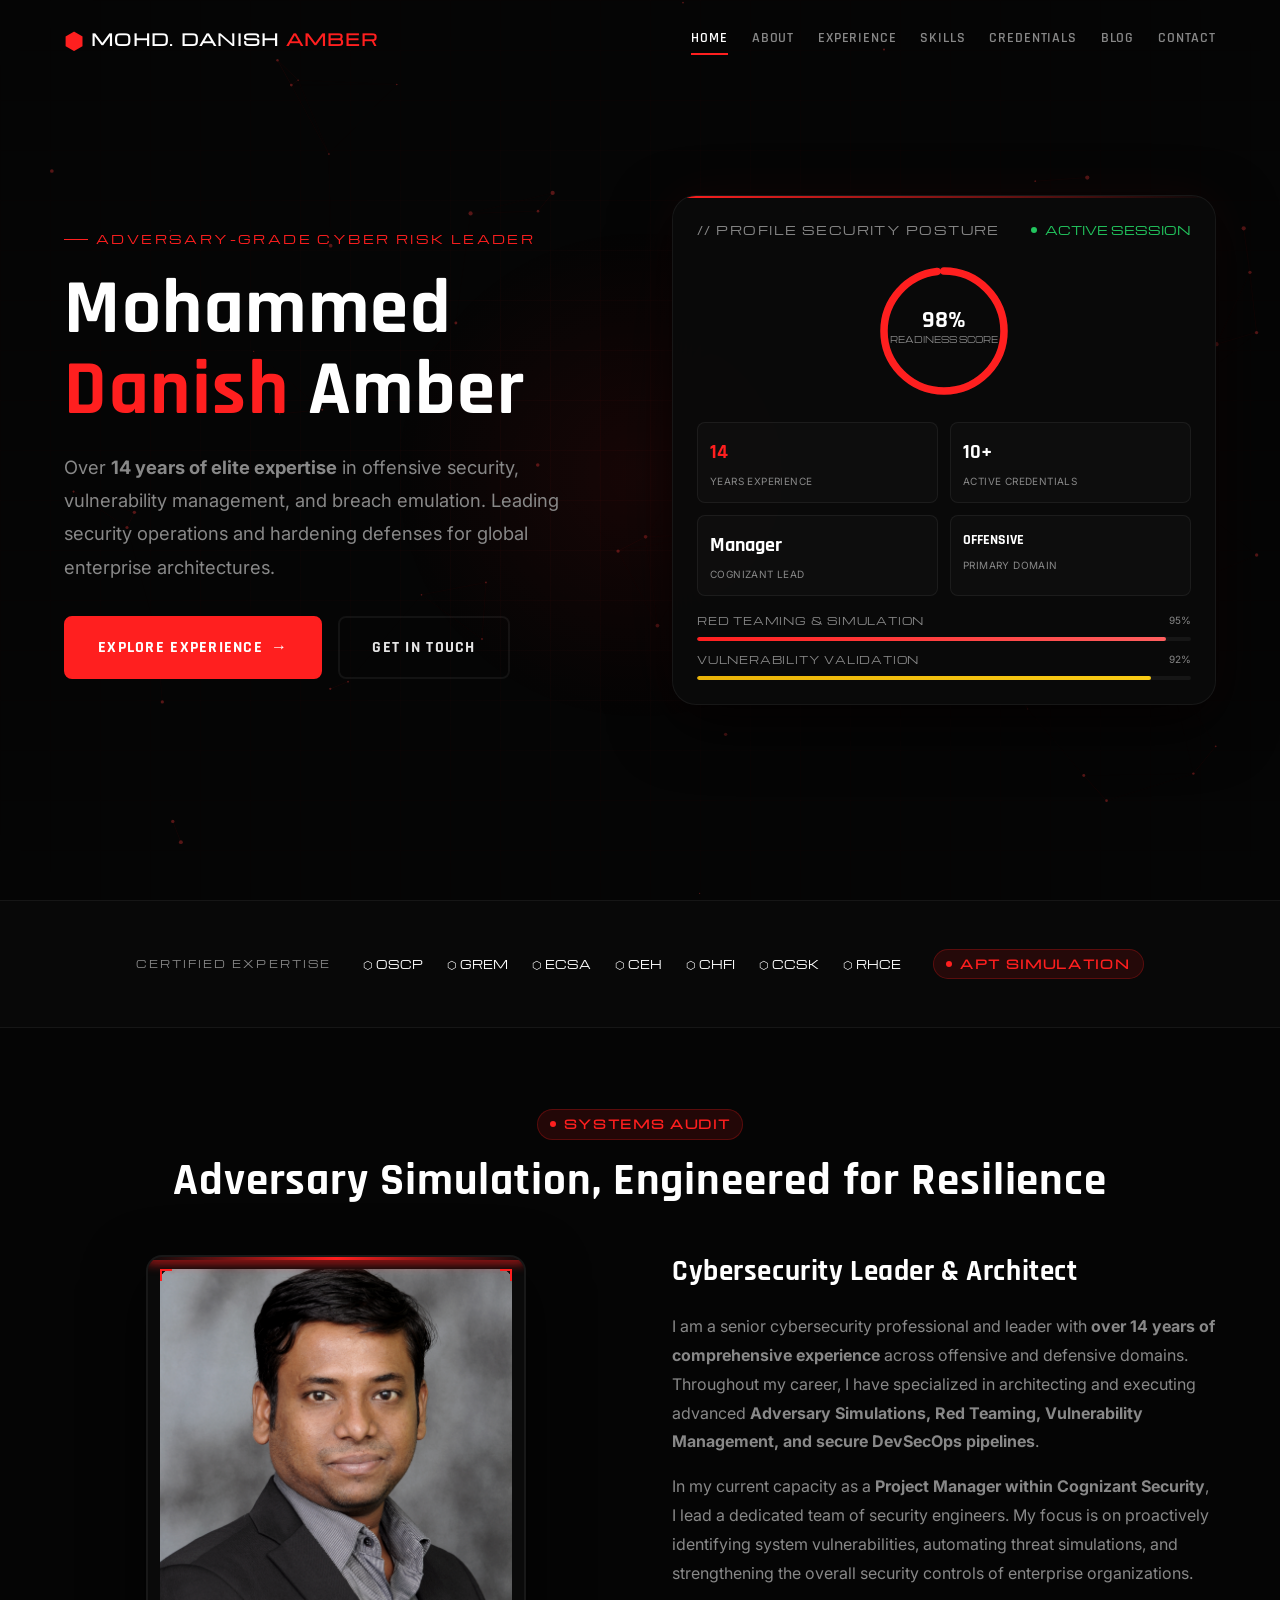
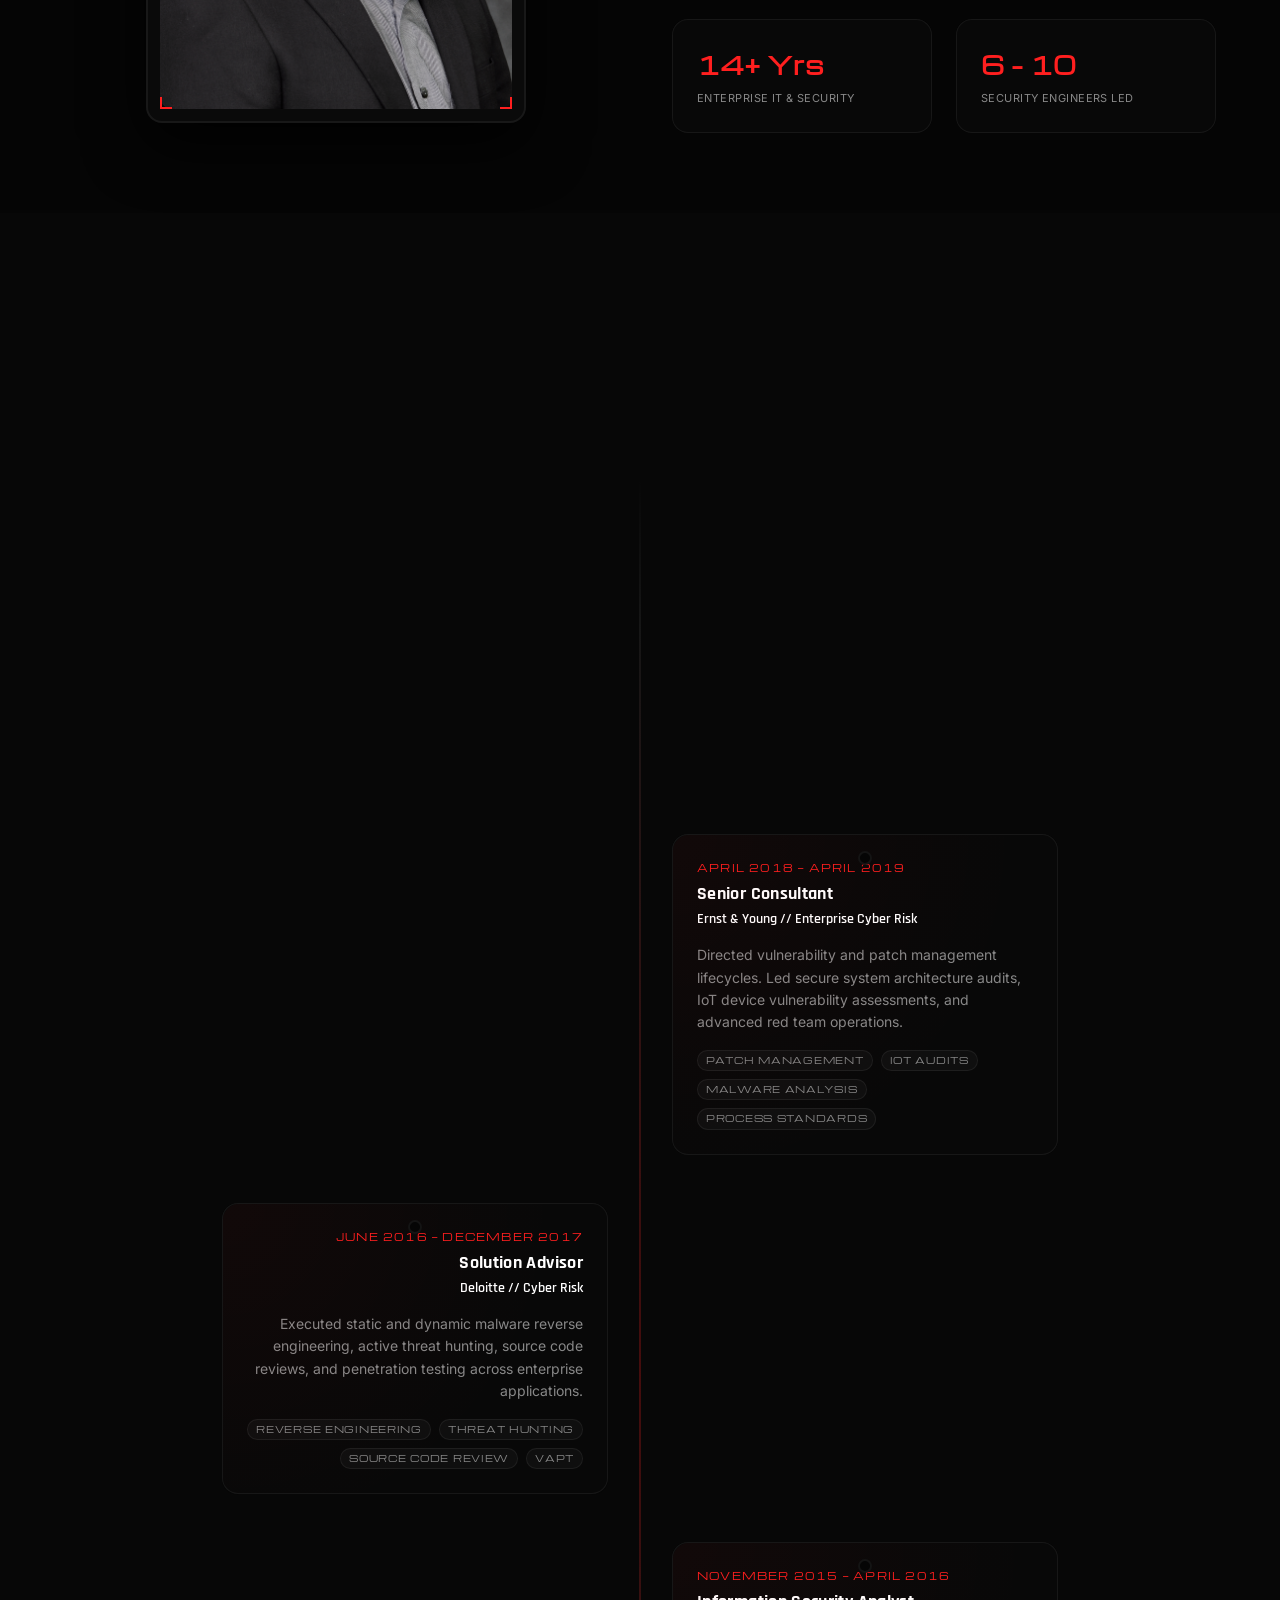
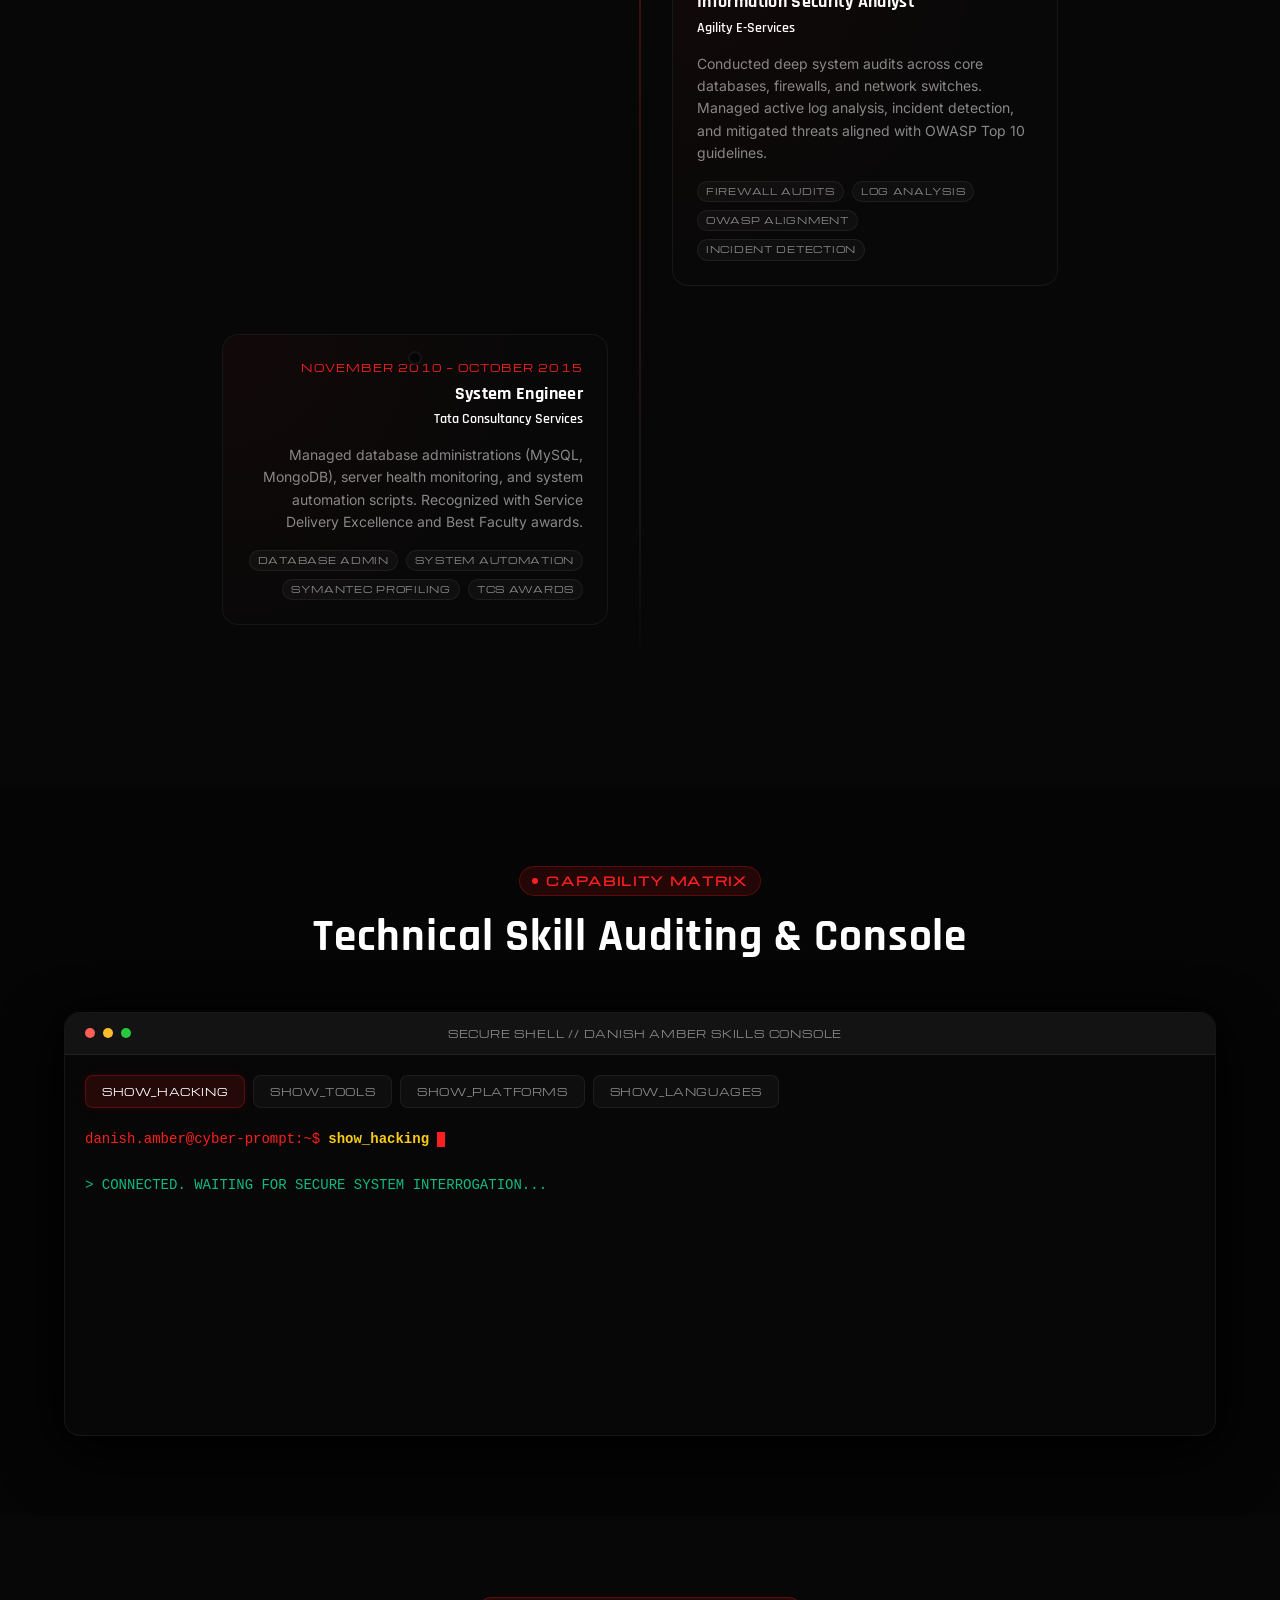
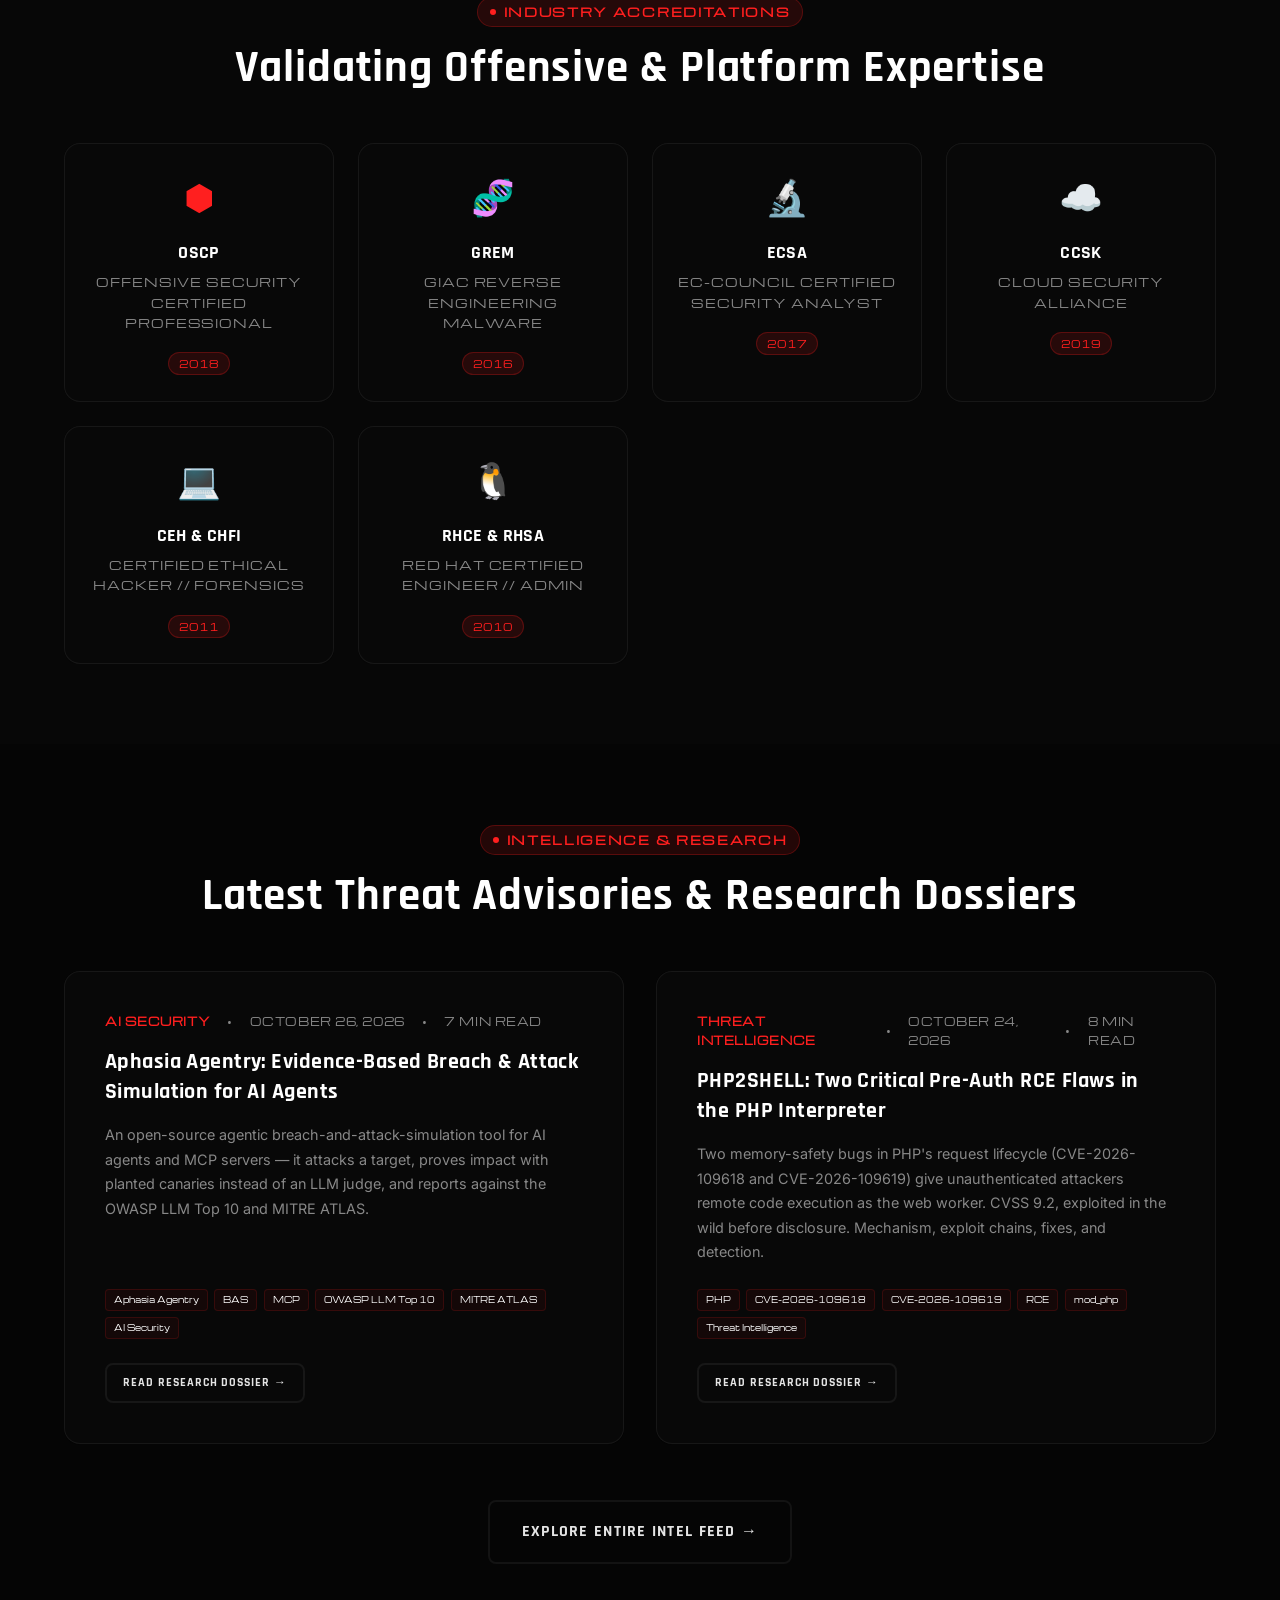
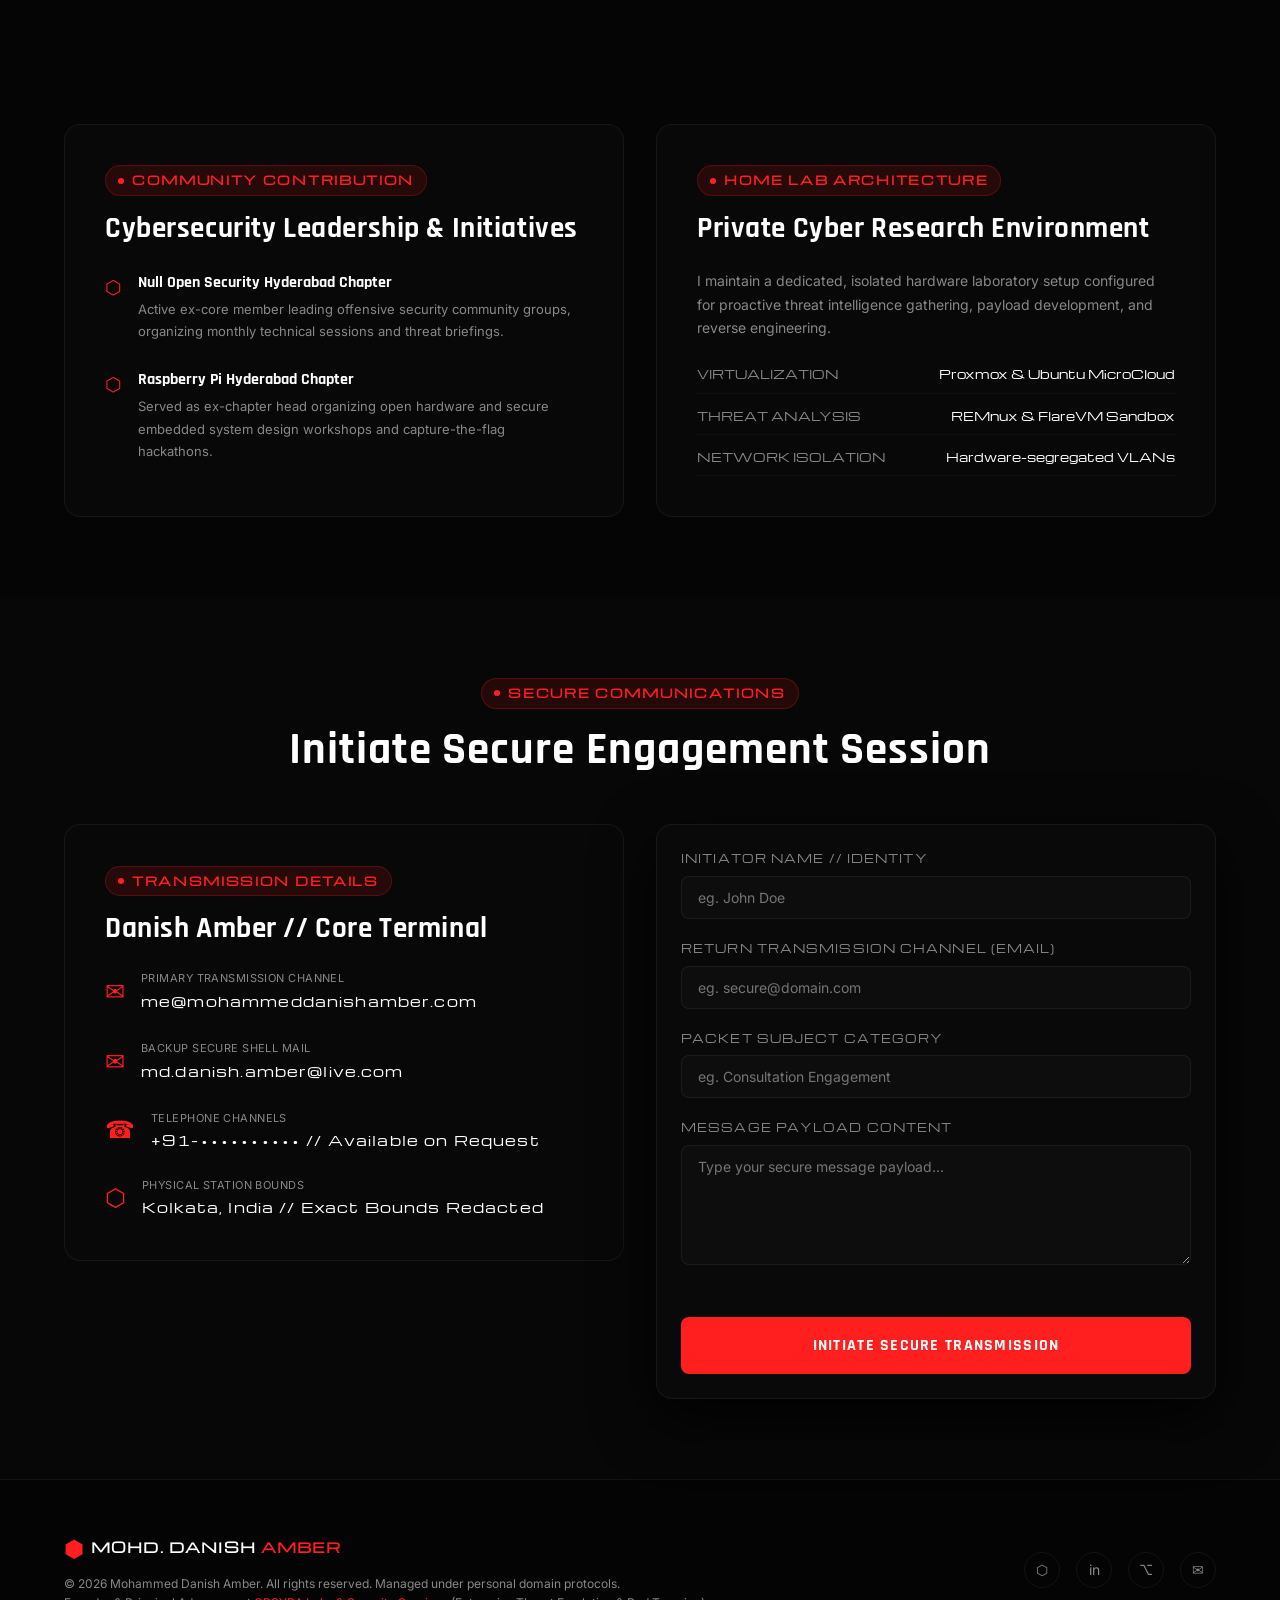
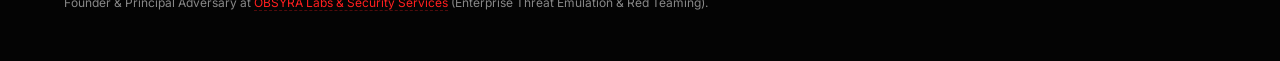
<file: index.html>
<!DOCTYPE html>
<html lang="en">
<head>
  <meta charset="UTF-8" />
  <meta name="viewport" content="width=device-width, initial-scale=1.0" />
  <title>Mohammed Danish Amber | Cybersecurity Leader &amp; Adversary Simulator</title>
  <meta name="description" content="Mohammed Danish Amber is an elite cybersecurity professional with over 14 years of expertise in Red Teaming, Adversary Emulation, Cloud Security, Vulnerability Management, and DevSecOps." />
  <meta property="og:title" content="Mohammed Danish Amber | Cybersecurity Portfolio" />
  <meta property="og:description" content="Adversary Simulator &amp; Cybersecurity Leader. 14+ years of validated expertise across Cognizant, Ernst &amp; Young, and Deloitte." />
  <meta property="og:type" content="website" />
  <link rel="canonical" href="https://www.mohammeddanishamber.com/" />
  
  <!-- Favicon placeholder using a cyber SVG -->
  <link rel="icon" type="image/svg+xml" href="data:image/svg+xml,<svg xmlns=%22http://www.w3.org/2000/svg%22 viewBox=%220 0 100 100%22><text y=%22.9em%22 font-size=%2290%22 fill=%22%23FF1F1F%22>⬡</text></svg>" />
  
  <!-- CSS Stylesheet -->
  <link rel="stylesheet" href="style.css" />
  
  <!-- Zero-Config hCaptcha API -->
  <script src="https://js.hcaptcha.com/1/api.js" async defer></script>
</head>
<body>

<!-- Cyber Canvas Backdrop -->
<canvas id="cyber-canvas" aria-hidden="true"></canvas>

<!-- ============================================================
     NAVIGATION
     ============================================================ -->
<nav class="nav" role="navigation" aria-label="Main Navigation">
  <div class="container nav-inner">
    <a href="#home" class="nav-logo" aria-label="Danish Amber Home">
      <span class="nav-logo-icon">⬢</span>
      <span class="nav-logo-text">MOHD. DANISH<span> AMBER</span></span>
    </a>

    <div class="nav-links">
      <a href="#home" class="nav-link active">Home</a>
      <a href="#about" class="nav-link">About</a>
      <a href="#experience" class="nav-link">Experience</a>
      <a href="#skills" class="nav-link">Skills</a>
      <a href="#certifications" class="nav-link">Credentials</a>
      <a href="blog.html" class="nav-link">Blog</a>
      <a href="#contact" class="nav-link">Contact</a>
    </div>

    <button class="nav-hamburger" aria-label="Toggle Menu" aria-expanded="false">
      <span></span><span></span><span></span>
    </button>
  </div>

  <div class="nav-mobile-menu">
    <a href="#home" class="nav-link">Home</a>
    <a href="#about" class="nav-link">About</a>
    <a href="#experience" class="nav-link">Experience</a>
    <a href="#skills" class="nav-link">Skills</a>
    <a href="#certifications" class="nav-link">Credentials</a>
    <a href="blog.html" class="nav-link">Blog</a>
    <a href="#contact" class="nav-link">Contact</a>
  </div>
</nav>

<!-- ============================================================
     HERO SECTION
     ============================================================ -->
<header class="hero" id="home">
  <div class="hero-grid-line" aria-hidden="true"></div>
  <div class="hero-glow" aria-hidden="true"></div>

  <div class="container">
    <div class="grid-2" style="align-items:center; gap:4rem;">

      <!-- Left: Bio introduction -->
      <div class="hero-content fade-up">
        <div class="hero-eyebrow">
          <span style="display:inline-block;width:24px;height:1px;background:var(--core-red);"></span>
          Adversary-Grade Cyber Risk Leader
        </div>

        <h1 class="hero-title" data-glitch="Mohammed Danish Amber">
          Mohammed<br />
          <span class="highlight">Danish</span> Amber
        </h1>

        <p class="hero-subtitle">
          Over <strong>14 years of elite expertise</strong> in offensive security, vulnerability management, and breach emulation. Leading security operations and hardening defenses for global enterprise architectures.
        </p>

        <div class="hero-actions">
          <a href="#experience" class="btn btn-primary btn-lg btn-arrow">Explore Experience</a>
          <a href="#contact" class="btn btn-ghost btn-lg">Get in Touch</a>
        </div>
      </div>

      <!-- Right: Cyber Dashboard widget -->
      <div class="fade-up" style="transition-delay:0.2s;">
        <div class="bas-dashboard">
          <div class="bas-header">
            <div class="bas-title">// PROFILE SECURITY POSTURE</div>
            <div class="bas-status">ACTIVE SESSION</div>
          </div>

          <!-- Dynamic score ring -->
          <div class="bas-score-ring">
            <svg width="150" height="150" viewBox="0 0 100 100" aria-label="Profile readiness 98%">
              <!-- Track background -->
              <circle cx="50" cy="50" r="40"
                fill="none"
                stroke="rgba(255,255,255,0.04)"
                stroke-width="5"/>
              <!-- Dynamic Fill -->
              <circle cx="50" cy="50" r="40"
                class="score-ring-fill"
                fill="none"
                stroke="var(--core-red)"
                stroke-width="5"
                stroke-linecap="round"
                stroke-dasharray="251.2"
                stroke-dashoffset="251.2"
                transform="rotate(-90 50 50)"
                style="transition: stroke-dashoffset 1.5s ease-out;"/>
              <!-- Center Metric Text -->
              <text x="50" y="47" text-anchor="middle"
                fill="white" font-family="Rajdhani,sans-serif"
                font-size="16" font-weight="700">
                <tspan class="bas-score-number">0%</tspan>
              </text>
              <text x="50" y="58" text-anchor="middle"
                fill="#888" font-family="Michroma,monospace" font-size="5">
                READINESS SCORE
              </text>
            </svg>
          </div>

          <!-- Live stats grid -->
          <div class="bas-metric-grid">
            <div class="bas-metric">
              <div class="bas-metric-val red" id="dash-vulns">0</div>
              <div class="bas-metric-key">Years Experience</div>
            </div>
            <div class="bas-metric">
              <div class="bas-metric-val text-white">10+</div>
              <div class="bas-metric-key">Active Credentials</div>
            </div>
            <div class="bas-metric">
              <div class="bas-metric-val text-white">Manager</div>
              <div class="bas-metric-key">Cognizant Lead</div>
            </div>
            <div class="bas-metric">
              <div class="bas-metric-val text-white" style="font-size:0.9rem;">OFFENSIVE</div>
              <div class="bas-metric-key">Primary Domain</div>
            </div>
          </div>

          <!-- Simulated capabilities status bars -->
          <div style="margin-top:1rem;">
            <div style="display:flex;justify-content:space-between;font-size:10px;color:var(--steel-muted);margin-bottom:4px;">
              <span style="font-family:var(--font-tech);letter-spacing:.08em;">RED TEAMING &amp; SIMULATION</span>
              <span>95%</span>
            </div>
            <div class="progress-bar-track">
              <div class="progress-bar-fill" data-width="95%" style="width:0;"></div>
            </div>
            <div style="display:flex;justify-content:space-between;font-size:10px;color:var(--steel-muted);margin-bottom:4px;margin-top:10px;">
              <span style="font-family:var(--font-tech);letter-spacing:.08em;">VULNERABILITY VALIDATION</span>
              <span>92%</span>
            </div>
            <div class="progress-bar-track">
              <div class="progress-bar-fill" data-width="92%" style="width:0;background:linear-gradient(90deg,#eab308,#facc15);"></div>
            </div>
          </div>
        </div>
      </div>
    </div>
  </div>
</header>

<!-- ============================================================
     CREDENTIAL BAND
     ============================================================ -->
<section class="section-sm" style="border-top:1px solid var(--glass-border);border-bottom:1px solid var(--glass-border);background:rgba(10,10,10,0.6);" aria-label="Core Badges">
  <div class="container">
    <div style="display:flex;align-items:center;flex-wrap:wrap;gap:2rem;justify-content:center;">
      <div style="font-family:var(--font-tech);font-size:.65rem;letter-spacing:.2em;text-transform:uppercase;color:var(--steel-muted);flex-shrink:0;">Certified Expertise</div>

      <div style="display:flex;flex-wrap:wrap;gap:1.5rem;align-items:center;">
        <div class="cert-badge" style="font-family:var(--font-tech);font-size:11px;color:white;">⬡ OSCP</div>
        <div class="cert-badge" style="font-family:var(--font-tech);font-size:11px;color:white;">⬡ GREM</div>
        <div class="cert-badge" style="font-family:var(--font-tech);font-size:11px;color:white;">⬡ ECSA</div>
        <div class="cert-badge" style="font-family:var(--font-tech);font-size:11px;color:white;">⬡ CEH</div>
        <div class="cert-badge" style="font-family:var(--font-tech);font-size:11px;color:white;">⬡ CHFI</div>
        <div class="cert-badge" style="font-family:var(--font-tech);font-size:11px;color:white;">⬡ CCSK</div>
        <div class="cert-badge" style="font-family:var(--font-tech);font-size:11px;color:white;">⬡ RHCE</div>
      </div>

      <span class="chip" style="margin:0;flex-shrink:0;">APT Simulation</span>
    </div>
  </div>
</section>

<!-- ============================================================
     ABOUT SECTION
     ============================================================ -->
<section class="section" id="about">
  <div class="container">
    <div class="text-center mb-12 fade-up">
      <span class="chip">Systems Audit</span>
      <h2>Adversary Simulation, Engineered for Resilience</h2>
    </div>

    <div class="grid-2" style="align-items:start; gap:4rem;">
      
      <!-- Profile scan-line image -->
      <div class="fade-up">
        <div class="profile-image-container">
          <div class="profile-frame">
            <!-- Tech border corners -->
            <div class="tech-corner corner-tl"></div>
            <div class="tech-corner corner-tr"></div>
            <div class="tech-corner corner-bl"></div>
            <div class="tech-corner corner-br"></div>
            
            <!-- Laser scan animation layer -->
            <div class="profile-scanner"></div>

            <div class="profile-image-wrapper">
              <img src="MDA.jpg" alt="Mohammed Danish Amber Profile Image" class="profile-img" />
            </div>
          </div>
        </div>
      </div>

      <!-- Technical Bio -->
      <div class="fade-up" style="transition-delay:0.15s;">
        <h3 style="margin-bottom:1.5rem;" class="font-display">Cybersecurity Leader &amp; Architect</h3>
        <p style="color:var(--steel-muted);line-height:1.8;margin-bottom:1rem;">
          I am a senior cybersecurity professional and leader with <strong>over 14 years of comprehensive experience</strong> across offensive and defensive domains. Throughout my career, I have specialized in architecting and executing advanced <strong>Adversary Simulations, Red Teaming, Vulnerability Management, and secure DevSecOps pipelines</strong>.
        </p>
        <p style="color:var(--steel-muted);line-height:1.8;margin-bottom:1.5rem;">
          In my current capacity as a <strong>Project Manager within Cognizant Security</strong>, I lead a dedicated team of security engineers. My focus is on proactively identifying system vulnerabilities, automating threat simulations, and strengthening the overall security controls of enterprise organizations. 
        </p>

        <div style="display:grid;grid-template-columns:1fr 1fr;gap:1.5rem;margin-top:2rem;">
          <div class="glass-card" style="padding:1.5rem;text-align:left;">
            <div style="font-family:var(--font-tech);font-size:1.5rem;color:var(--core-red);font-weight:700;margin-bottom:0.25rem;">14+ Yrs</div>
            <div style="font-size:11px;color:var(--steel-muted);text-transform:uppercase;letter-spacing:0.04em;">Enterprise IT &amp; Security</div>
          </div>
          <div class="glass-card" style="padding:1.5rem;text-align:left;">
            <div style="font-family:var(--font-tech);font-size:1.5rem;color:var(--core-red);font-weight:700;margin-bottom:0.25rem;">6 - 10</div>
            <div style="font-size:11px;color:var(--steel-muted);text-transform:uppercase;letter-spacing:0.04em;">Security Engineers Led</div>
          </div>
        </div>
      </div>
    </div>
  </div>
</section>

<!-- ============================================================
     EXPERIENCE (TIMELINE)
     ============================================================ -->
<section class="section" id="experience" style="background:rgba(10,10,10,0.5);">
  <div class="container">
    <div class="text-center mb-12 fade-up">
      <span class="chip">Operation History</span>
      <h2>Chronology of Core Professional Milestones</h2>
    </div>

    <!-- Timeline Wrapper -->
    <div class="timeline">

      <!-- Cognizant -->
      <div class="timeline-item fade-up">
        <div class="timeline-dot"></div>
        <div class="glass-card timeline-card">
          <span class="timeline-date">APRIL 2019 — TILL DATE</span>
          <h3 class="timeline-title">Manager</h3>
          <div class="timeline-company">Cognizant Security // India</div>
          <p class="timeline-desc">
            Directing security testing programs across Web, Mobile (Android &amp; iOS), and Cloud infrastructures. Establishing DevSecOps standardization and overseeing active adversary simulations. Leading a high-performing technical engineering team.
          </p>
          <div class="timeline-tags">
            <span class="tag-sm">DevSecOps</span>
            <span class="tag-sm">Red Teaming</span>
            <span class="tag-sm">EDR Validation</span>
            <span class="tag-sm">Team of 10</span>
          </div>
        </div>
      </div>

      <!-- EY -->
      <div class="timeline-item fade-up" style="transition-delay:0.1s;">
        <div class="timeline-dot"></div>
        <div class="glass-card timeline-card">
          <span class="timeline-date">APRIL 2018 — APRIL 2019</span>
          <h3 class="timeline-title">Senior Consultant</h3>
          <div class="timeline-company">Ernst &amp; Young // Enterprise Cyber Risk</div>
          <p class="timeline-desc">
            Directed vulnerability and patch management lifecycles. Led secure system architecture audits, IoT device vulnerability assessments, and advanced red team operations.
          </p>
          <div class="timeline-tags">
            <span class="tag-sm">Patch Management</span>
            <span class="tag-sm">IoT Audits</span>
            <span class="tag-sm">Malware Analysis</span>
            <span class="tag-sm">Process Standards</span>
          </div>
        </div>
      </div>

      <!-- Deloitte -->
      <div class="timeline-item fade-up" style="transition-delay:0.2s;">
        <div class="timeline-dot"></div>
        <div class="glass-card timeline-card">
          <span class="timeline-date">JUNE 2016 — DECEMBER 2017</span>
          <h3 class="timeline-title">Solution Advisor</h3>
          <div class="timeline-company">Deloitte // Cyber Risk</div>
          <p class="timeline-desc">
            Executed static and dynamic malware reverse engineering, active threat hunting, source code reviews, and penetration testing across enterprise applications.
          </p>
          <div class="timeline-tags">
            <span class="tag-sm">Reverse Engineering</span>
            <span class="tag-sm">Threat Hunting</span>
            <span class="tag-sm">Source Code Review</span>
            <span class="tag-sm">VAPT</span>
          </div>
        </div>
      </div>

      <!-- Agility -->
      <div class="timeline-item fade-up" style="transition-delay:0.3s;">
        <div class="timeline-dot"></div>
        <div class="glass-card timeline-card">
          <span class="timeline-date">NOVEMBER 2015 — APRIL 2016</span>
          <h3 class="timeline-title">Information Security Analyst</h3>
          <div class="timeline-company">Agility E-Services</div>
          <p class="timeline-desc">
            Conducted deep system audits across core databases, firewalls, and network switches. Managed active log analysis, incident detection, and mitigated threats aligned with OWASP Top 10 guidelines.
          </p>
          <div class="timeline-tags">
            <span class="tag-sm">Firewall Audits</span>
            <span class="tag-sm">Log Analysis</span>
            <span class="tag-sm">OWASP Alignment</span>
            <span class="tag-sm">Incident Detection</span>
          </div>
        </div>
      </div>

      <!-- TCS -->
      <div class="timeline-item fade-up" style="transition-delay:0.4s;">
        <div class="timeline-dot"></div>
        <div class="glass-card timeline-card">
          <span class="timeline-date">NOVEMBER 2010 — OCTOBER 2015</span>
          <h3 class="timeline-title">System Engineer</h3>
          <div class="timeline-company">Tata Consultancy Services</div>
          <p class="timeline-desc">
            Managed database administrations (MySQL, MongoDB), server health monitoring, and system automation scripts. Recognized with Service Delivery Excellence and Best Faculty awards.
          </p>
          <div class="timeline-tags">
            <span class="tag-sm">Database Admin</span>
            <span class="tag-sm">System Automation</span>
            <span class="tag-sm">Symantec Profiling</span>
            <span class="tag-sm">TCS Awards</span>
          </div>
        </div>
      </div>

    </div>
  </div>
</section>

<!-- ============================================================
     INTERACTIVE TECHNICAL SKILLS WIDGET
     ============================================================ -->
<section class="section" id="skills">
  <div class="container">
    <div class="text-center mb-12 fade-up">
      <span class="chip">Capability Matrix</span>
      <h2>Technical Skill Auditing &amp; Console</h2>
    </div>

    <div class="fade-up">
      <div class="terminal-widget">
        
        <!-- Terminal header toolbar -->
        <div class="terminal-header">
          <div class="terminal-buttons">
            <span class="terminal-btn red"></span>
            <span class="terminal-btn yellow"></span>
            <span class="terminal-btn green"></span>
          </div>
          <div class="terminal-title-text">SECURE SHELL // DANISH AMBER SKILLS CONSOLE</div>
          <div style="width:36px;"></div> <!-- visual spacer -->
        </div>

        <!-- Terminal interior -->
        <div class="terminal-body">
          <!-- Command quick tabs -->
          <div class="terminal-tabs">
            <button class="term-tab active" data-cmd="hacking">show_hacking</button>
            <button class="term-tab" data-cmd="tools">show_tools</button>
            <button class="term-tab" data-cmd="sysops">show_platforms</button>
            <button class="term-tab" data-cmd="languages">show_languages</button>
          </div>

          <!-- Typing command indicator line -->
          <div class="terminal-input-line">
            <span class="terminal-prompt">danish.amber@cyber-prompt:~$</span>
            <span class="terminal-command-typing" id="terminal-command"></span>
            <span class="terminal-cursor"></span>
          </div>

          <!-- Terminal content output target -->
          <div id="terminal-text" style="margin-top:1.5rem;">
            <!-- Fallback loading message or initial load -->
            <div class="term-output">> CONNECTED. WAITING FOR SECURE SYSTEM INTERROGATION...</div>
          </div>
        </div>

      </div>
    </div>
  </div>
</section>

<!-- ============================================================
     CERTIFICATIONS & CREDENTIALS SHOWCASE
     ============================================================ -->
<section class="section" id="certifications" style="background:rgba(10,10,10,0.5);">
  <div class="container">
    <div class="text-center mb-12 fade-up">
      <span class="chip">Industry Accreditations</span>
      <h2>Validating Offensive &amp; Platform Expertise</h2>
    </div>

    <div class="certs-grid">
      
      <!-- OSCP -->
      <div class="glass-card cert-card fade-up">
        <div class="cert-icon">⬢</div>
        <h3 class="cert-name">OSCP</h3>
        <span class="cert-issuer">Offensive Security Certified Professional</span>
        <span class="cert-year-badge">2018</span>
      </div>

      <!-- GREM -->
      <div class="glass-card cert-card fade-up" style="transition-delay:0.1s;">
        <div class="cert-icon">🧬</div>
        <h3 class="cert-name">GREM</h3>
        <span class="cert-issuer">GIAC Reverse Engineering Malware</span>
        <span class="cert-year-badge">2016</span>
      </div>

      <!-- ECSA -->
      <div class="glass-card cert-card fade-up" style="transition-delay:0.2s;">
        <div class="cert-icon">🔬</div>
        <h3 class="cert-name">ECSA</h3>
        <span class="cert-issuer">EC-Council Certified Security Analyst</span>
        <span class="cert-year-badge">2017</span>
      </div>

      <!-- CCSK -->
      <div class="glass-card cert-card fade-up" style="transition-delay:0.3s;">
        <div class="cert-icon">☁️</div>
        <h3 class="cert-name">CCSK</h3>
        <span class="cert-issuer">Cloud Security Alliance</span>
        <span class="cert-year-badge">2019</span>
      </div>

      <!-- CEH -->
      <div class="glass-card cert-card fade-up" style="transition-delay:0.4s;">
        <div class="cert-icon">💻</div>
        <h3 class="cert-name">CEH &amp; CHFI</h3>
        <span class="cert-issuer">Certified Ethical Hacker // Forensics</span>
        <span class="cert-year-badge">2011</span>
      </div>

      <!-- RHCE -->
      <div class="glass-card cert-card fade-up" style="transition-delay:0.5s;">
        <div class="cert-icon">🐧</div>
        <h3 class="cert-name">RHCE &amp; RHSA</h3>
        <span class="cert-issuer">Red Hat Certified Engineer // Admin</span>
        <span class="cert-year-badge">2010</span>
      </div>

    </div>
  </div>
</section>

<!-- ============================================================
     RECENT INTELLIGENCE & RESEARCH (BLOG)
     ============================================================ -->
<section class="section" id="blog">
  <div class="container">
    <div class="text-center mb-12 fade-up">
      <span class="chip">Intelligence &amp; Research</span>
      <h2>Latest Threat Advisories &amp; Research Dossiers</h2>
    </div>

    <!-- Container for dynamic blog cards snippet -->
    <div class="blog-grid" id="homepage-blog-container">
      <!-- Loaded dynamically by JS from window.BLOGS_DATA -->
    </div>

    <div class="text-center" style="margin-top: 3.5rem;">
      <a href="blog.html" class="btn btn-ghost btn-lg">Explore Entire Intel Feed →</a>
    </div>
  </div>
</section>

<!-- ============================================================
     COMMUNITY & HOME LAB
     ============================================================ -->
<section class="section">
  <div class="container">
    <div class="grid-2">
      
      <!-- Community Leadership -->
      <div class="glass-card fade-up" style="padding:2.5rem;">
        <span class="chip">Community Contribution</span>
        <h3 style="margin-bottom:1.5rem;" class="font-display">Cybersecurity Leadership &amp; Initiatives</h3>
        
        <div style="display:flex;flex-direction:column;gap:1.5rem;">
          <div style="display:flex;align-items:flex-start;gap:1rem;">
            <span style="color:var(--core-red);font-size:1.2rem;margin-top:2px;">⬡</span>
            <div>
              <div style="font-family:var(--font-display);font-weight:700;color:white;">Null Open Security Hyderabad Chapter</div>
              <div style="font-size:13px;color:var(--steel-muted);margin-top:2px;">Active ex-core member leading offensive security community groups, organizing monthly technical sessions and threat briefings.</div>
            </div>
          </div>

          <div style="display:flex;align-items:flex-start;gap:1rem;">
            <span style="color:var(--core-red);font-size:1.2rem;margin-top:2px;">⬡</span>
            <div>
              <div style="font-family:var(--font-display);font-weight:700;color:white;">Raspberry Pi Hyderabad Chapter</div>
              <div style="font-size:13px;color:var(--steel-muted);margin-top:2px;">Served as ex-chapter head organizing open hardware and secure embedded system design workshops and capture-the-flag hackathons.</div>
            </div>
          </div>
        </div>
      </div>

      <!-- Home Lab details -->
      <div class="glass-card fade-up" style="padding:2.5rem; transition-delay:0.15s;">
        <span class="chip">Home Lab Architecture</span>
        <h3 style="margin-bottom:1.5rem;" class="font-display">Private Cyber Research Environment</h3>
        <p style="color:var(--steel-muted);font-size:14px;line-height:1.7;margin-bottom:1.5rem;">
          I maintain a dedicated, isolated hardware laboratory setup configured for proactive threat intelligence gathering, payload development, and reverse engineering.
        </p>

        <div style="display:flex;flex-direction:column;gap:0.75rem;">
          <div style="display:flex;justify-content:space-between;border-bottom:1px solid rgba(255,255,255,0.03);padding-bottom:8px;">
            <span style="font-size:12px;font-family:var(--font-tech);color:var(--steel-muted);">VIRTUALIZATION</span>
            <span style="font-size:12px;font-family:var(--font-tech);color:white;">Proxmox &amp; Ubuntu MicroCloud</span>
          </div>
          <div style="display:flex;justify-content:space-between;border-bottom:1px solid rgba(255,255,255,0.03);padding-bottom:8px;">
            <span style="font-size:12px;font-family:var(--font-tech);color:var(--steel-muted);">THREAT ANALYSIS</span>
            <span style="font-size:12px;font-family:var(--font-tech);color:white;">REMnux &amp; FlareVM Sandbox</span>
          </div>
          <div style="display:flex;justify-content:space-between;border-bottom:1px solid rgba(255,255,255,0.03);padding-bottom:8px;">
            <span style="font-size:12px;font-family:var(--font-tech);color:var(--steel-muted);">NETWORK ISOLATION</span>
            <span style="font-size:12px;font-family:var(--font-tech);color:white;">Hardware-segregated VLANs</span>
          </div>
        </div>
      </div>

    </div>
  </div>
</section>

<!-- ============================================================
     CONTACT SECTION
     ============================================================ -->
<section class="section" id="contact" style="background:rgba(10,10,10,0.5);">
  <div class="container">
    <div class="text-center mb-12 fade-up">
      <span class="chip">Secure Communications</span>
      <h2>Initiate Secure Engagement Session</h2>
    </div>

    <div class="contact-container">
      
      <!-- Contact details -->
      <div class="fade-up">
        <div class="glass-card" style="padding:2.5rem;">
          <span class="chip">Transmission Details</span>
          <h3 style="margin-bottom:1.5rem;" class="font-display">Danish Amber // Core Terminal</h3>

          <div style="display:flex;flex-direction:column;gap:1.5rem;">
            
            <!-- Email -->
            <div style="display:flex;align-items:center;gap:1rem;">
              <span style="font-size:1.5rem;color:var(--core-red);">✉</span>
              <div>
                <div style="font-size:11px;color:var(--steel-muted);text-transform:uppercase;letter-spacing:0.04em;">Primary Transmission Channel</div>
                <a href="mailto:me@mohammeddanishamber.com" class="text-white font-tech" style="font-size:0.9rem;">me@mohammeddanishamber.com</a>
              </div>
            </div>

            <!-- Alternative Email -->
            <div style="display:flex;align-items:center;gap:1rem;">
              <span style="font-size:1.5rem;color:var(--core-red);">✉</span>
              <div>
                <div style="font-size:11px;color:var(--steel-muted);text-transform:uppercase;letter-spacing:0.04em;">Backup Secure Shell Mail</div>
                <a href="mailto:md.danish.amber@live.com" class="text-white font-tech" style="font-size:0.9rem;">md.danish.amber@live.com</a>
              </div>
            </div>

            <!-- Phones -->
            <div style="display:flex;align-items:center;gap:1rem;">
              <span style="font-size:1.5rem;color:var(--core-red);">☎</span>
              <div>
                <div style="font-size:11px;color:var(--steel-muted);text-transform:uppercase;letter-spacing:0.04em;">Telephone Channels</div>
                <div class="text-white font-tech" style="font-size:0.9rem;">+91-•••••••••• // Available on Request</div>
              </div>
            </div>

            <!-- Location -->
            <div style="display:flex;align-items:center;gap:1rem;">
              <span style="font-size:1.5rem;color:var(--core-red);">⬡</span>
              <div>
                <div style="font-size:11px;color:var(--steel-muted);text-transform:uppercase;letter-spacing:0.04em;">Physical Station Bounds</div>
                <div class="text-white font-tech" style="font-size:0.9rem;">Kolkata, India // Exact Bounds Redacted</div>
              </div>
            </div>

          </div>
        </div>
      </div>

      <!-- Contact form -->
      <div class="fade-up" style="transition-delay:0.15s;">
        <div class="contact-terminal-form">
          <form id="contact-form">
            <div class="form-group">
              <label for="form-name" class="form-label">Initiator Name // Identity</label>
              <input type="text" id="form-name" class="form-input" required placeholder="eg. John Doe" />
            </div>

            <div class="form-group">
              <label for="form-email" class="form-label">Return Transmission Channel (Email)</label>
              <input type="email" id="form-email" class="form-input" required placeholder="eg. secure@domain.com" />
            </div>

            <div class="form-group">
              <label for="form-subject" class="form-label">Packet Subject Category</label>
              <input type="text" id="form-subject" class="form-input" required placeholder="eg. Consultation Engagement" />
            </div>

            <div class="form-group">
              <label for="form-message" class="form-label">Message Payload Content</label>
              <textarea id="form-message" class="form-input" required placeholder="Type your secure message payload..."></textarea>
            </div>

            <!-- Zero-Config Human Verification (hCaptcha Dark Theme) -->
            <div class="form-group" style="display: flex; justify-content: center; margin-bottom: 1.5rem;">
              <div class="h-captcha" data-sitekey="50b2fe65-b00b-4b9e-ad62-3ba471098be2" data-theme="dark"></div>
            </div>

            <button type="submit" class="btn btn-primary btn-lg" style="width:100%;">Initiate Secure Transmission</button>
          </form>
          
          <div class="form-success-alert" id="form-success"></div>
        </div>
      </div>

    </div>
  </div>
</section>

<!-- ============================================================
     FOOTER
     ============================================================ -->
<footer class="footer">
  <div class="container footer-inner">
    <div>
      <div class="nav-logo" style="margin-bottom:0.5rem;">
        <span class="nav-logo-icon">⬢</span>
        <span class="nav-logo-text" style="font-size:0.9rem;">MOHD. DANISH<span> AMBER</span></span>
      </div>
      <p style="font-size:12px; line-height:1.6;">© 2026 Mohammed Danish Amber. All rights reserved. Managed under personal domain protocols.<br><span style="color:var(--steel-muted);">Founder &amp; Principal Adversary at <a href="https://obsyralabs.com" target="_blank" rel="noopener" style="color:var(--core-red); text-decoration:none; border-bottom:1px dashed rgba(255,31,31,0.3); transition:all var(--transition-fast);">OBSYRA Labs &amp; Security Services</a> (Enterprise Threat Emulation &amp; Red Teaming).</span></p>
    </div>

    <!-- Social channels -->
    <div class="footer-socials">
      <a href="https://obsyralabs.com" target="_blank" rel="noopener" class="footer-social" aria-label="OBSYRA Labs" title="Visit OBSYRA Labs &amp; Security Services">⬡</a>
      <a href="https://www.linkedin.com/in/mohammed-danish-amber/" target="_blank" rel="noopener" class="footer-social" aria-label="LinkedIn" title="Connect on LinkedIn">in</a>
      <a href="https://github.com/mddanish" target="_blank" rel="noopener" class="footer-social" aria-label="GitHub" title="Visit GitHub Workspace">⌥</a>
      <a href="mailto:me@mohammeddanishamber.com" class="footer-social" aria-label="Email" title="Send Secure Email">✉</a>
    </div>
  </div>
</footer>

<!-- Interactive Scripts -->
<script src="blogs-data.js"></script>
<script src="app.js"></script>
</body>
</html>
</file>
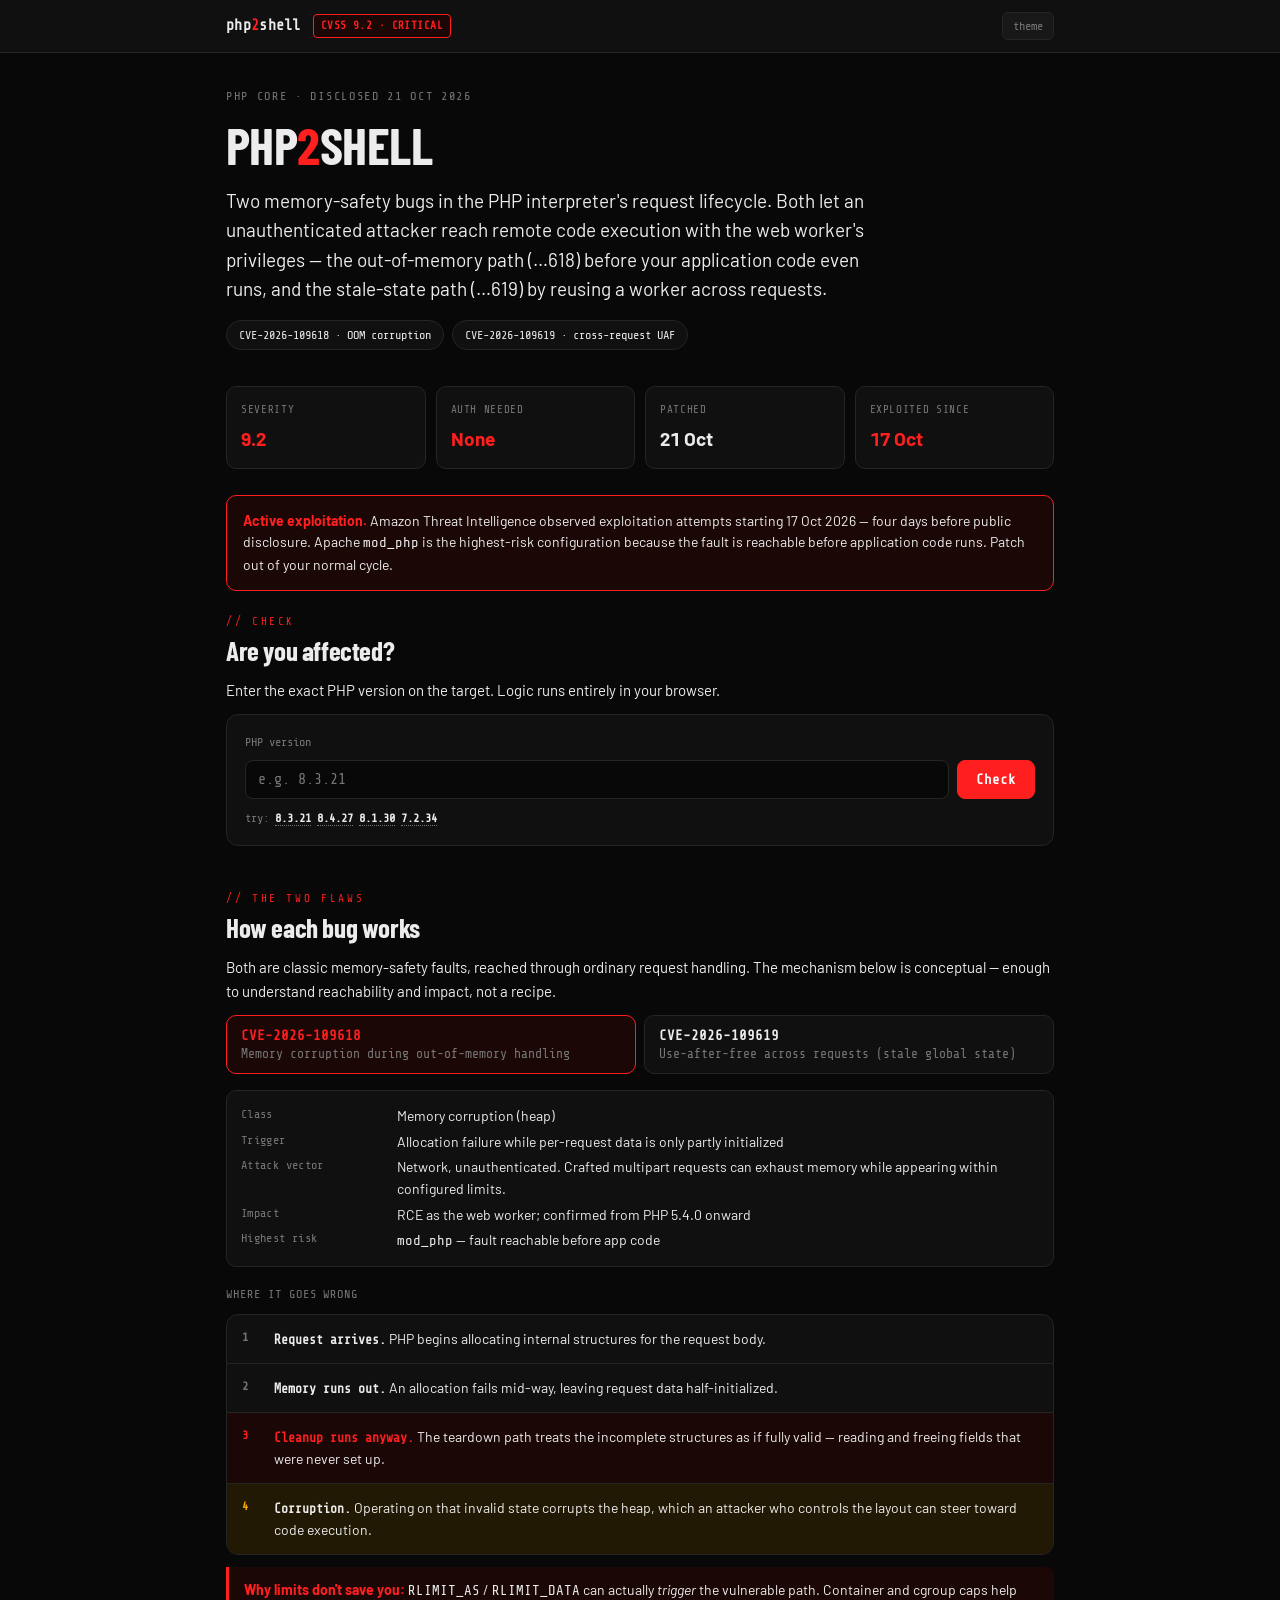
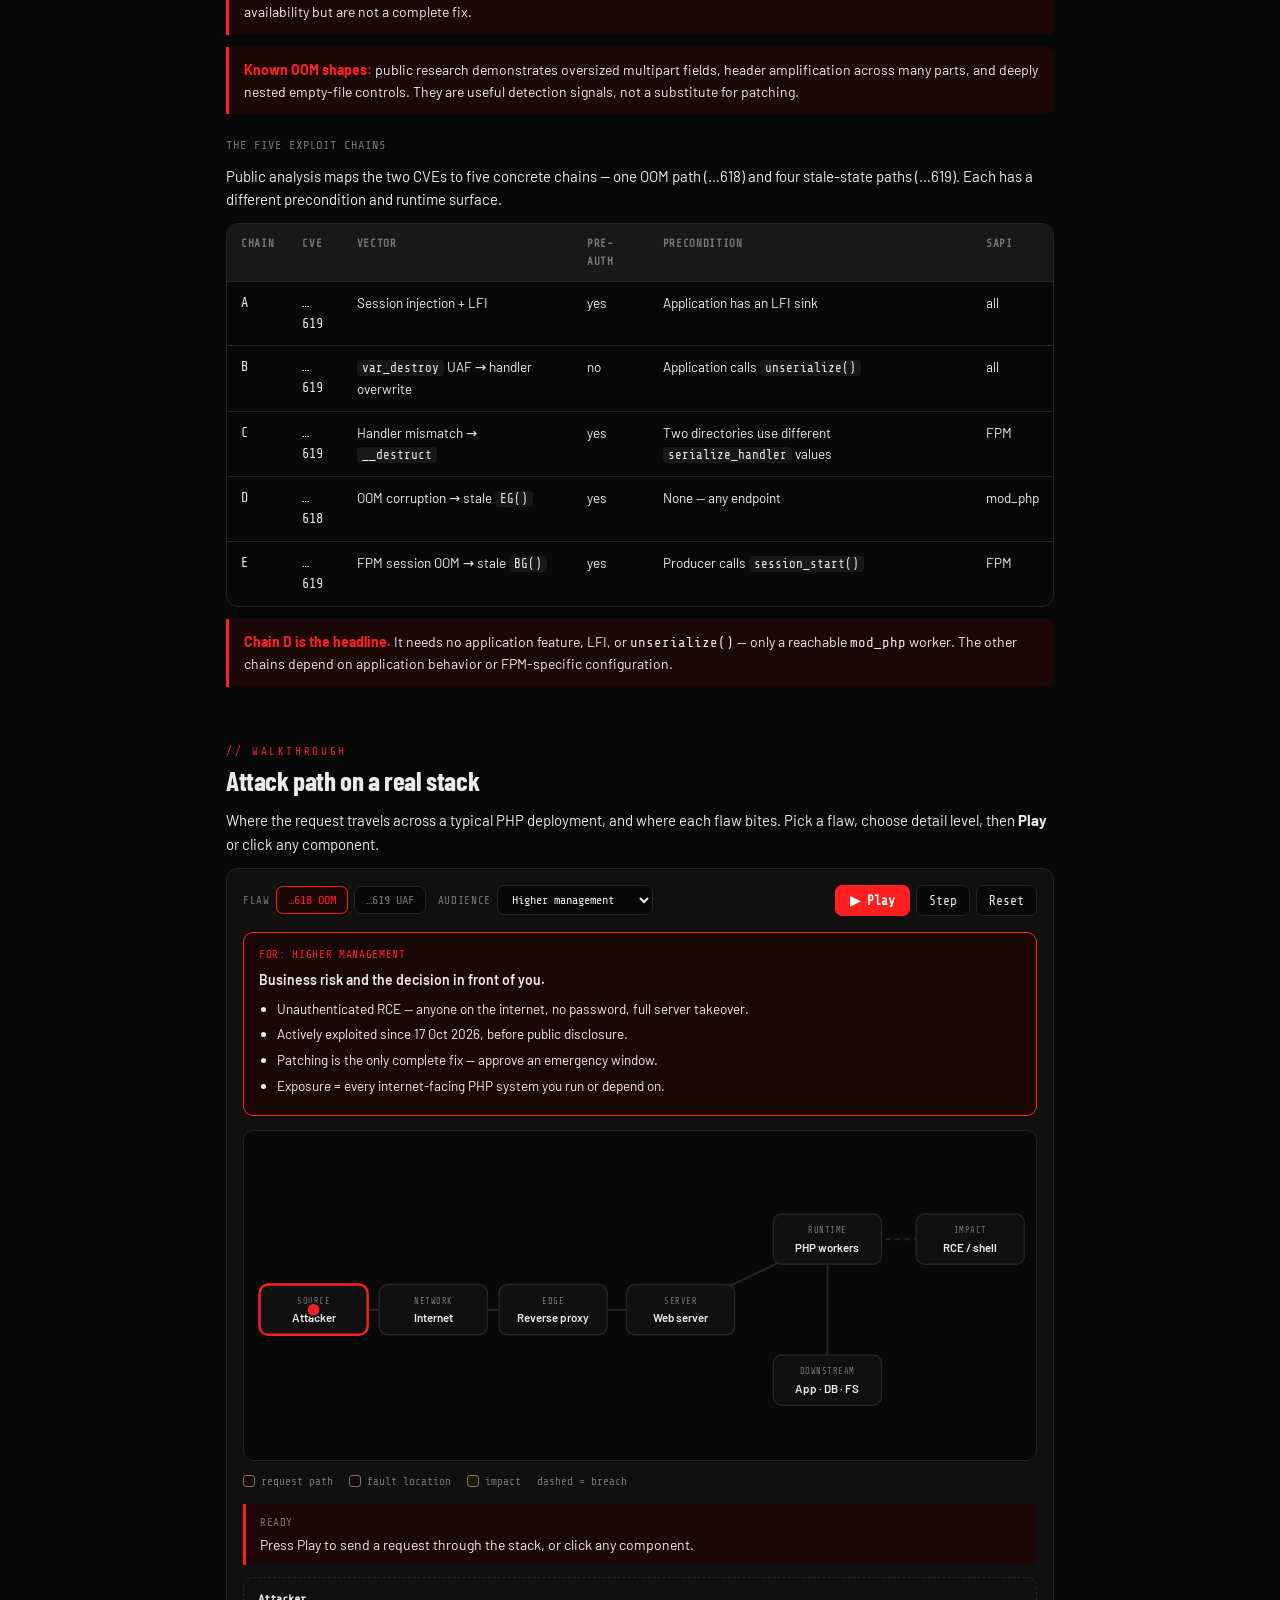
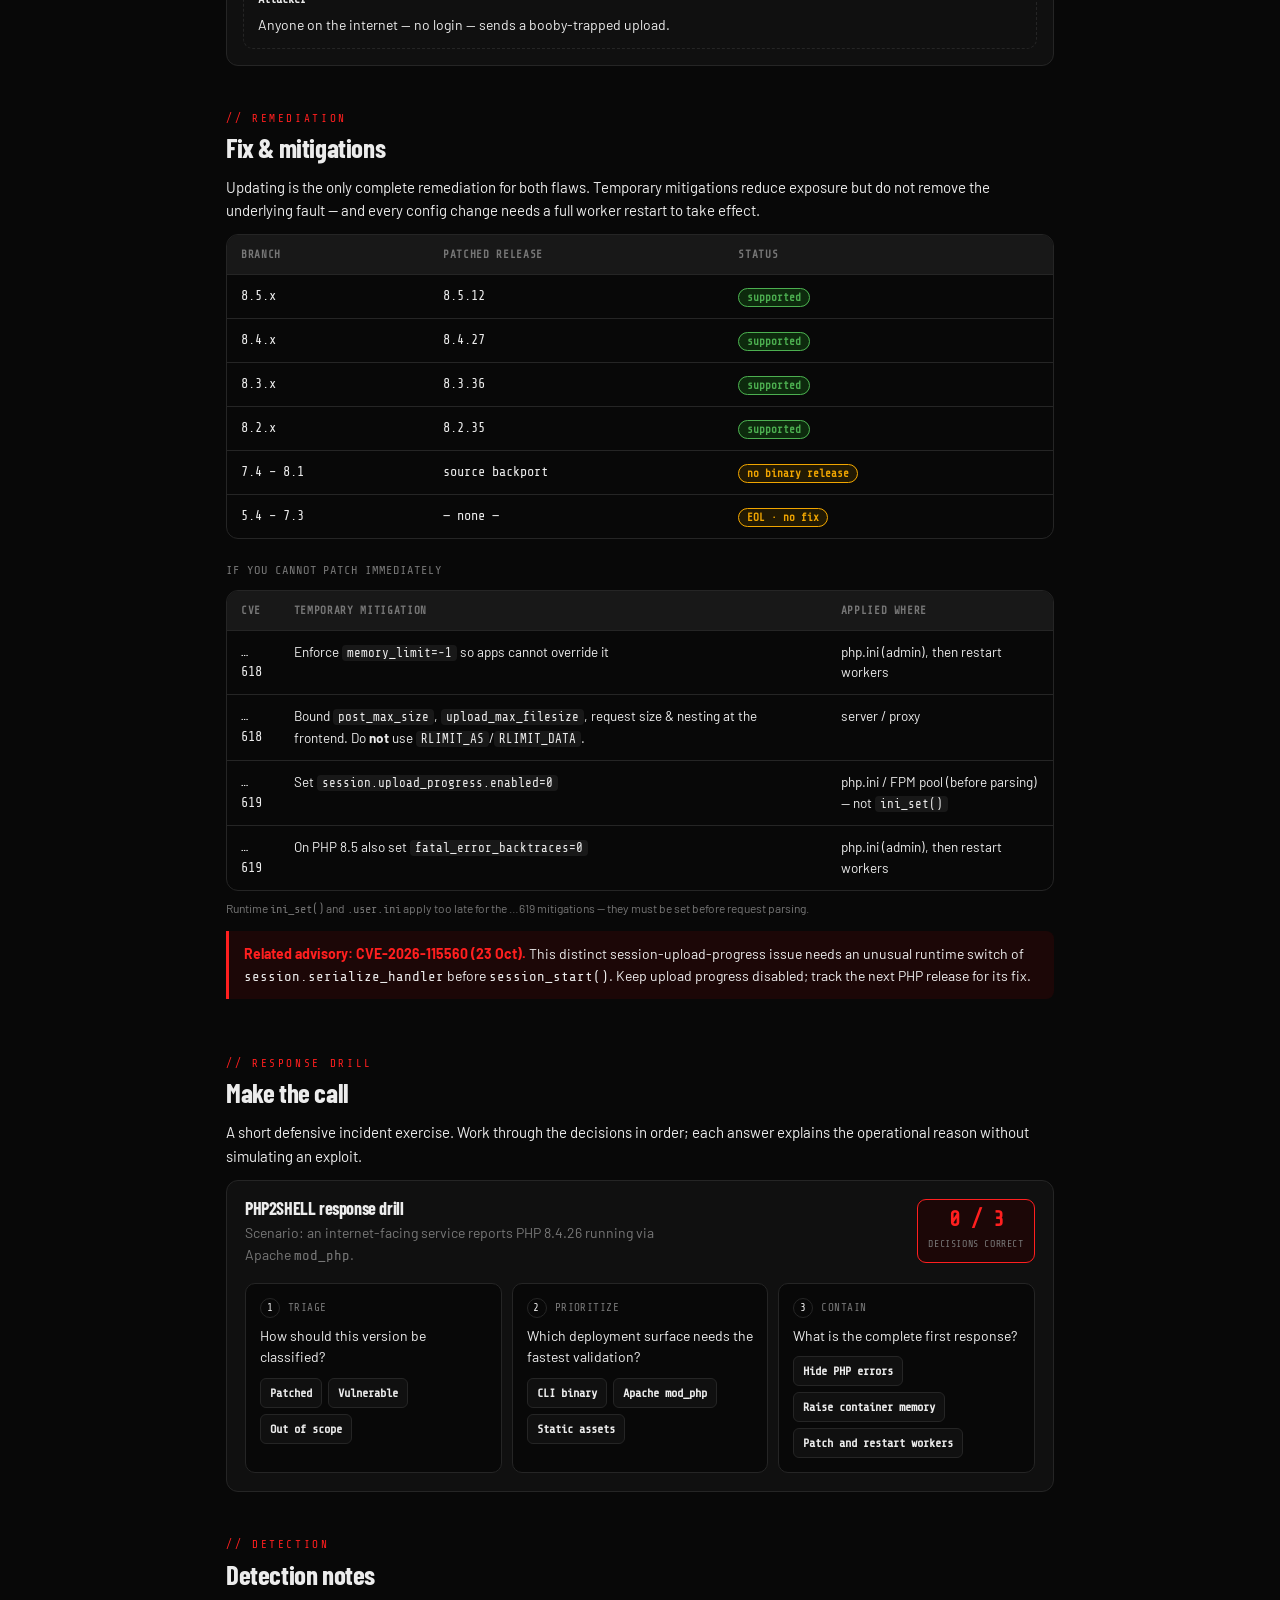
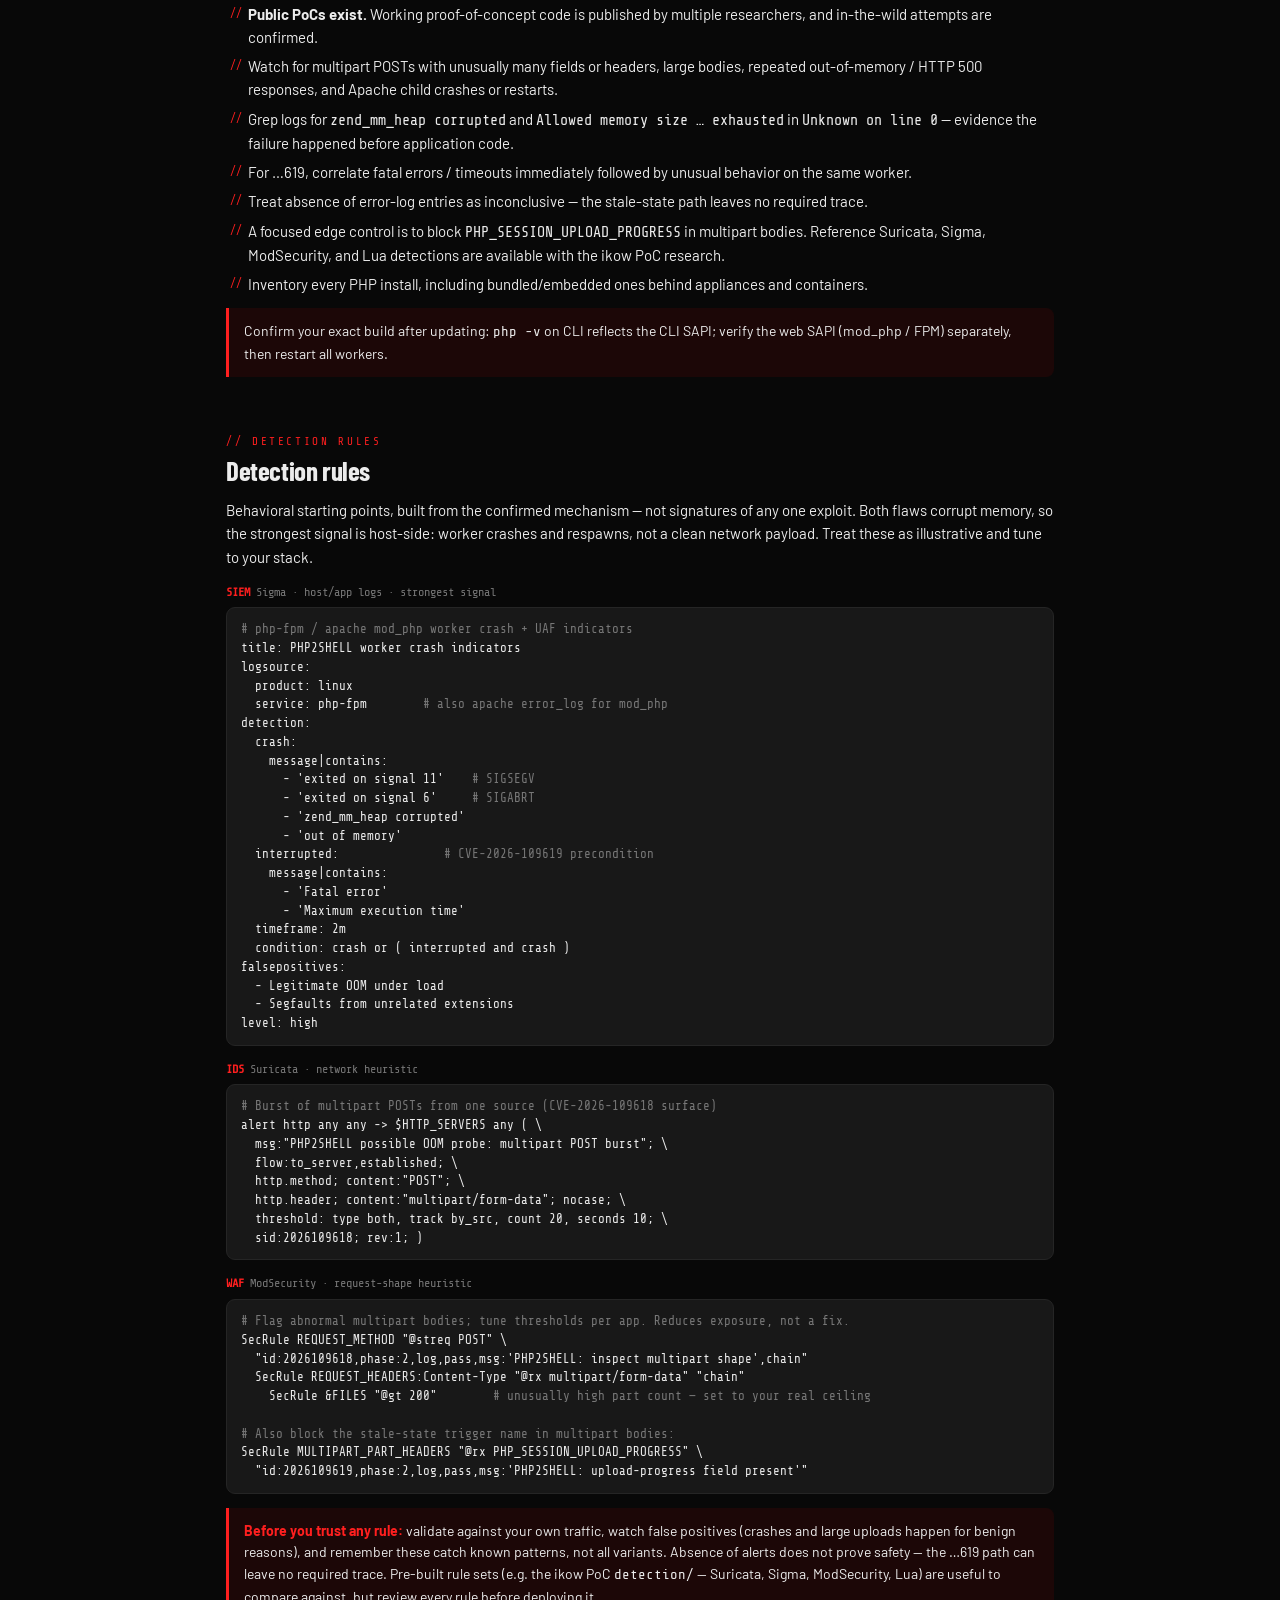
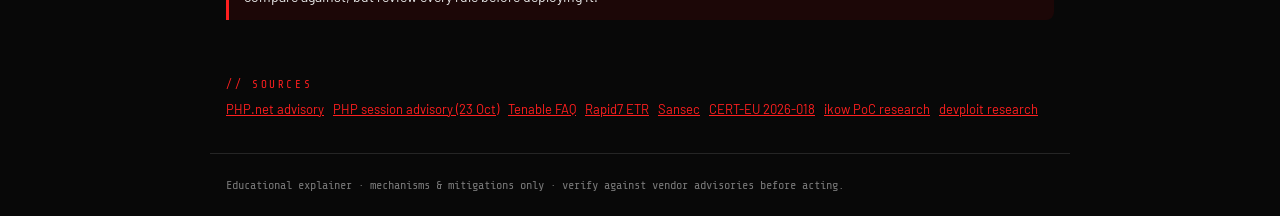
<file: blogs/php2shell.html>
<!doctype html><html><head><meta charset=utf8><meta name=viewport content="width=device-width,initial-scale=1,viewport-fit=cover"><style>:root{color-scheme:light;box-sizing:border-box;padding-top:env(safe-area-inset-top,0px);padding-bottom:env(safe-area-inset-bottom,0px)}html{scroll-padding-top:env(safe-area-inset-top,0px)}body{margin:0;padding:0;font:14px -apple-system,BlinkMacSystemFont,sans-serif;background:#fff;color:#000}img{max-width:100%}[hidden]:not([hidden=until-found i]){display:none!important}</style></head><body>
<title>PHP2SHELL Explained</title>
<meta name="claude:viewport-fit-sides" content="cover">
<style>
  /* Layout: single reading column; sticky console header; tabbed CVE deep-dives; interactive version checker. */
  :root{
    /* Deck theme: near-black, red accent, Barlow + Share Tech Mono (single dark theme) */
    --bg:#080808; --surface:#101010; --surface-2:#181818;
    --fg:#ececec; --muted:#777777; --border:#252525;
    --crit:#ff1f1f; --warn:#f0a500; --ok:#4caf50; --accent:#ff1f1f;
    --crit-bg:#1c0707; --warn-bg:#211903; --ok-bg:#0d2a0d; --accent-bg:#1c0707;
    --mono:"Share Tech Mono",ui-monospace,SFMono-Regular,Menlo,Consolas,monospace;
    --sans:"Barlow",system-ui,-apple-system,Segoe UI,Roboto,sans-serif;
    --head:"Barlow Condensed","Barlow",system-ui,sans-serif;
    color-scheme:dark;
  }
  @media (prefers-color-scheme:dark){:root:not([data-theme="light"]){
    --bg:#080808; --surface:#101010; --surface-2:#181818;
    --fg:#ececec; --muted:#777777; --border:#252525;
    --crit:#ff1f1f; --warn:#f0a500; --ok:#4caf50; --accent:#ff1f1f;
    --crit-bg:#1c0707; --warn-bg:#211903; --ok-bg:#0d2a0d; --accent-bg:#1c0707;
    color-scheme:dark;
  }}
  :root[data-theme="dark"]{
    --bg:#080808; --surface:#101010; --surface-2:#181818;
    --fg:#ececec; --muted:#777777; --border:#252525;
    --crit:#ff1f1f; --warn:#f0a500; --ok:#4caf50; --accent:#ff1f1f;
    --crit-bg:#1c0707; --warn-bg:#211903; --ok-bg:#0d2a0d; --accent-bg:#1c0707;
    color-scheme:dark;
  }
  *{box-sizing:border-box}
  body{background:var(--bg);color:var(--fg);font-family:var(--sans);line-height:1.55;font-size:15px}
  body::before{content:"";position:fixed;inset:0 0 auto;height:env(safe-area-inset-top,0px);z-index:20;background:var(--surface)}
  h1,h2,h3{text-wrap:balance;line-height:1.08;margin:0;font-family:var(--head);letter-spacing:-0.4px}
  code,kbd,.mono{font-family:var(--mono)}
  a{color:var(--accent)}
  .wrap{max-width:860px;margin:0 auto;padding-left:max(16px,env(safe-area-inset-left,0px));padding-right:max(16px,env(safe-area-inset-right,0px))}

  /* header */
  header{position:sticky;top:env(safe-area-inset-top,0px);z-index:21;background:var(--surface);border-bottom:1px solid var(--border)}
  .hbar{display:flex;align-items:center;gap:12px;padding-block:12px}
  .hbar .mark{font-family:var(--mono);font-weight:700;letter-spacing:.02em;font-size:15px}
  .hbar .mark b{color:var(--crit)}
  .sev{font-family:var(--mono);font-size:11px;font-weight:600;color:var(--crit);background:var(--crit-bg);border:1px solid var(--crit);border-radius:4px;padding:2px 7px;letter-spacing:.04em}
  .spacer{flex:1}
  .tbtn{font-family:var(--mono);font-size:12px;color:var(--muted);background:var(--surface-2);border:1px solid var(--border);border-radius:6px;padding:6px 10px;cursor:pointer}
  .tbtn:hover{color:var(--fg)}

  /* hero */
  .hero{padding-block:34px 10px}
  .eyebrow{font-family:var(--mono);font-size:12px;letter-spacing:.14em;text-transform:uppercase;color:var(--muted)}
  .hero h1{font-size:clamp(30px,8vw,52px);font-weight:700;margin-top:10px;letter-spacing:-.01em}
  .hero h1 b{color:var(--crit);font-weight:700}
  .thesis{font-size:clamp(16px,3.4vw,19px);color:var(--fg);max-width:60ch;margin-top:14px}
  .cves{display:flex;flex-wrap:wrap;gap:8px;margin-top:16px}
  .cve-chip{font-family:var(--mono);font-size:12px;border:1px solid var(--border);background:var(--surface);border-radius:999px;padding:5px 12px;color:var(--fg)}

  .facts{display:grid;grid-template-columns:repeat(4,1fr);gap:10px;margin-block:26px}
  .fact{background:var(--surface);border:1px solid var(--border);border-radius:10px;padding:14px;min-width:0}
  .fact .k{font-family:var(--mono);font-size:11px;letter-spacing:.06em;text-transform:uppercase;color:var(--muted)}
  .fact .v{font-size:19px;font-weight:700;margin-top:6px;font-variant-numeric:tabular-nums}
  .fact .v.crit{color:var(--crit)}
  @media(max-width:640px){.facts{grid-template-columns:repeat(2,1fr)}}

  section{padding-block:22px}
  .seclabel{font-family:var(--mono);font-size:11px;letter-spacing:.24em;text-transform:uppercase;color:var(--accent);margin-bottom:6px}
  h2{font-size:clamp(21px,5vw,27px);font-weight:700;margin-bottom:14px}
  p{margin:0 0 12px}

  /* version checker */
  .checker{background:var(--surface);border:1px solid var(--border);border-radius:12px;padding:18px}
  .checker label{font-family:var(--mono);font-size:12px;color:var(--muted);display:block;margin-bottom:8px}
  .crow{display:flex;gap:8px;flex-wrap:wrap}
  .crow input{flex:1;min-width:140px;font-family:var(--mono);font-size:15px;padding:10px 12px;border-radius:8px;border:1px solid var(--border);background:var(--bg);color:var(--fg)}
  .crow input:focus-visible{outline:2px solid var(--accent);outline-offset:1px}
  .crow button{font-family:var(--mono);font-size:14px;font-weight:600;padding:10px 18px;border-radius:8px;border:1px solid var(--accent);background:var(--accent);color:#fff;cursor:pointer}
  .verdict{margin-top:14px;border-radius:9px;padding:13px 15px;font-size:14px;display:none}
  .verdict.show{display:block}
  .verdict .vh{font-family:var(--mono);font-weight:700;font-size:13px;letter-spacing:.04em;text-transform:uppercase;margin-bottom:5px}
  .v-crit{background:var(--crit-bg);border:1px solid var(--crit)}.v-crit .vh{color:var(--crit)}
  .v-warn{background:var(--warn-bg);border:1px solid var(--warn)}.v-warn .vh{color:var(--warn)}
  .v-ok{background:var(--ok-bg);border:1px solid var(--ok)}.v-ok .vh{color:var(--ok)}
  .examples{font-family:var(--mono);font-size:12px;color:var(--muted);margin-top:10px}
  .examples b{color:var(--fg);cursor:pointer;border-bottom:1px dotted var(--muted)}

  /* tabs */
  .tabs{display:flex;gap:8px;margin-bottom:16px;flex-wrap:wrap}
  .tab{flex:1;min-width:220px;text-align:left;font-family:var(--mono);font-size:13px;padding:12px 14px;border-radius:10px;border:1px solid var(--border);background:var(--surface);color:var(--muted);cursor:pointer}
  .tab b{display:block;color:var(--fg);font-size:14px;margin-bottom:3px}
  .tab[aria-selected="true"]{border-color:var(--crit);background:var(--crit-bg)}
  .tab[aria-selected="true"] b{color:var(--crit)}
  .panel[hidden]{display:none}
  .panel .kv{display:grid;grid-template-columns:140px 1fr;gap:4px 16px;font-size:14px;margin:14px 0;border:1px solid var(--border);border-radius:10px;padding:14px;background:var(--surface)}
  .panel .kv dt{font-family:var(--mono);font-size:12px;color:var(--muted);letter-spacing:.03em}
  .panel .kv dd{margin:0}
  @media(max-width:520px){.panel .kv{grid-template-columns:1fr;gap:2px}.panel .kv dd{margin-bottom:8px}}

  /* lifecycle pipeline */
  .pipe-title{font-family:var(--mono);font-size:12px;color:var(--muted);text-transform:uppercase;letter-spacing:.08em;margin:18px 0 10px}
  .pipe{display:flex;flex-direction:column;gap:0;border:1px solid var(--border);border-radius:12px;overflow:hidden;background:var(--surface)}
  .step{display:flex;gap:12px;padding:13px 15px;border-bottom:1px solid var(--border)}
  .step:last-child{border-bottom:0}
  .step .n{font-family:var(--mono);font-size:12px;color:var(--muted);flex:none;width:20px;font-weight:700}
  .step .txt{font-size:14px;min-width:0}
  .step .txt b{font-family:var(--mono);font-size:13px}
  .step.fault{background:var(--crit-bg)}
  .step.fault .n{color:var(--crit)}
  .step.fault .txt b{color:var(--crit)}
  .step.exec{background:var(--warn-bg)}
  .step.exec .n{color:var(--warn)}

  /* flow walkthrough */
  .flow{background:var(--surface);border:1px solid var(--border);border-radius:12px;padding:16px}
  .flow-controls{display:flex;flex-wrap:wrap;gap:12px;align-items:center;margin-bottom:16px}
  .grp{display:flex;gap:6px;align-items:center}
  .grp .lbl{font-family:var(--mono);font-size:11px;color:var(--muted);text-transform:uppercase;letter-spacing:.06em}
  .seg{font-family:var(--mono);font-size:12px;padding:6px 11px;border-radius:7px;border:1px solid var(--border);background:var(--bg);color:var(--muted);cursor:pointer}
  .seg[aria-pressed="true"]{border-color:var(--accent);background:var(--accent-bg);color:var(--accent)}
  .spacer-f{flex:1;min-width:0}
  .playbtn{font-family:var(--mono);font-size:13px;font-weight:600;padding:7px 14px;border-radius:7px;border:1px solid var(--accent);background:var(--accent);color:#fff;cursor:pointer}
  .ghost{font-family:var(--mono);font-size:13px;padding:7px 12px;border-radius:7px;border:1px solid var(--border);background:var(--bg);color:var(--fg);cursor:pointer}
  .netwrap{overflow-x:auto;border:1px solid var(--border);border-radius:10px;background:var(--bg)}
  svg.net{width:100%;height:auto;min-width:580px;display:block}
  .edge{stroke:var(--border);stroke-width:2;fill:none}
  .edge.breach{stroke-dasharray:5 5}
  .edge.flow-on{stroke:var(--accent);stroke-width:3;stroke-dasharray:6 6;animation:dash 1s linear infinite}
  @keyframes dash{to{stroke-dashoffset:-24}}
  @media (prefers-reduced-motion:reduce){.edge.flow-on{animation:none}}
  .gnode{cursor:pointer}
  .gnode rect{fill:var(--surface);stroke:var(--border);stroke-width:1.5}
  .gnode .gt{font-family:var(--mono);font-size:9px;fill:var(--muted);letter-spacing:.06em}
  .gnode .gn{font-size:12px;font-weight:600;fill:var(--fg)}
  .gnode.sel rect{stroke:var(--accent);stroke-width:2.5}
  .gnode.active rect,.gnode.done rect{stroke:var(--accent);fill:var(--accent-bg)}
  .gnode.fault.active rect,.gnode.fault.done rect{stroke:var(--crit);fill:var(--crit-bg)}
  .gnode.fault.active .gt,.gnode.fault.done .gt{fill:var(--crit)}
  .gnode.outcome.active rect,.gnode.outcome.done rect{stroke:var(--warn);fill:var(--warn-bg)}
  .gnode.outcome.active .gt,.gnode.outcome.done .gt{fill:var(--warn)}
  #pkt{transition:transform .6s ease}
  #pkt.no-anim{transition:none}
  #pkt circle{fill:var(--accent);stroke:var(--surface);stroke-width:2}
  .reuse{font-family:var(--mono);font-size:10px;fill:var(--crit)}
  .legend{display:flex;flex-wrap:wrap;gap:16px;margin-top:12px;font-family:var(--mono);font-size:11px;color:var(--muted)}
  .legend span{display:inline-flex;align-items:center;gap:6px}
  .legend i{width:12px;height:12px;border-radius:3px;display:inline-block;border:1px solid}
  .lg-path{background:var(--accent-bg);border-color:var(--accent)}
  .lg-fault{background:var(--crit-bg);border-color:var(--crit)}
  .lg-out{background:var(--warn-bg);border-color:var(--warn)}
  .roleSel{font-family:var(--mono);font-size:12px;padding:6px 10px;border-radius:7px;border:1px solid var(--border);background:var(--bg);color:var(--fg);cursor:pointer}
  .lens{border:1px solid var(--accent);background:var(--accent-bg);border-radius:10px;padding:13px 15px;margin-bottom:14px}
  .lens .lh{font-family:var(--mono);font-size:11px;letter-spacing:.06em;text-transform:uppercase;color:var(--accent);margin-bottom:6px}
  .lens .lf{font-size:14px;font-weight:600;margin-bottom:8px}
  .lens ul{margin:0;padding-left:18px;font-size:13.5px}
  .lens li{margin-bottom:5px}
  .narration{font-size:14px;margin-top:14px;border-left:3px solid var(--accent);background:var(--accent-bg);border-radius:0 8px 8px 0;padding:10px 14px}
  .narration .st{display:block;font-family:var(--mono);font-size:11px;color:var(--muted);text-transform:uppercase;letter-spacing:.05em;margin-bottom:3px}
   .flow-detail{margin-top:12px;border:1px dashed var(--border);border-radius:10px;padding:12px 14px;font-size:14px}
   .flow-detail .dh{font-family:var(--mono);font-size:12px;font-weight:700;margin-bottom:5px}

   /* incident-response drill */
   .drill{background:var(--surface);border:1px solid var(--border);border-radius:12px;padding:18px}
   .drill-top{display:flex;gap:16px;align-items:start;justify-content:space-between;margin-bottom:16px}
   .drill-top h3{font-size:18px;margin-bottom:4px}
   .drill-top p{font-size:14px;color:var(--muted);margin:0;max-width:56ch}
   .score{flex:none;min-width:118px;text-align:center;border:1px solid var(--accent);background:var(--accent-bg);border-radius:9px;padding:8px 10px;font-family:var(--mono)}
   .score b{display:block;font-size:21px;color:var(--accent);line-height:1.1}.score span{font-size:10px;text-transform:uppercase;letter-spacing:.06em;color:var(--muted)}
   .missions{display:grid;grid-template-columns:repeat(3,1fr);gap:10px}
   .mission{border:1px solid var(--border);border-radius:10px;padding:14px;background:var(--bg)}
   .mission.done{border-color:var(--ok);background:var(--ok-bg)}
   .mission .mh{display:flex;align-items:center;gap:8px;font-family:var(--mono);font-size:11px;letter-spacing:.04em;text-transform:uppercase;color:var(--muted);margin-bottom:7px}
   .mission .num{display:inline-grid;place-items:center;width:20px;height:20px;border:1px solid var(--border);border-radius:50%;font-size:11px;color:var(--fg)}
   .mission.done .num{background:var(--ok);border-color:var(--ok);color:#fff}
   .mission p{font-size:14px;margin-bottom:10px}
   .choices{display:flex;flex-wrap:wrap;gap:6px}.choice{font:600 12px var(--mono);padding:7px 9px;border:1px solid var(--border);border-radius:6px;background:var(--surface);color:var(--fg);cursor:pointer;text-align:left}
   .choice:hover,.choice:focus-visible{border-color:var(--accent);outline:0}.choice[disabled]{cursor:default;opacity:.65}
   .mission-feedback{display:none;margin-top:10px;font-size:12.5px;line-height:1.45}.mission-feedback.show{display:block}.mission-feedback.good{color:var(--ok)}.mission-feedback.retry{color:var(--crit)}
   .drill-summary{display:none;margin-top:14px;border-radius:8px;padding:10px 12px;background:var(--ok-bg);border:1px solid var(--ok);font-size:13px}.drill-summary.show{display:block}
   @media(max-width:720px){.missions{grid-template-columns:1fr}.drill-top{align-items:center}.score{min-width:98px}}

  /* mitigation table */
  .tscroll{overflow-x:auto;border:1px solid var(--border);border-radius:12px}
  table{border-collapse:collapse;width:100%;font-size:13.5px;min-width:560px}
  th,td{text-align:left;padding:11px 14px;border-bottom:1px solid var(--border);vertical-align:top}
  th{font-family:var(--mono);font-size:11px;letter-spacing:.06em;text-transform:uppercase;color:var(--muted);background:var(--surface-2)}
  tr:last-child td{border-bottom:0}
  td code{background:var(--surface-2);padding:1px 5px;border-radius:4px;font-size:12.5px}
  .pill{font-family:var(--mono);font-size:11px;font-weight:600;padding:2px 8px;border-radius:999px;white-space:nowrap}
  .pill.only{color:var(--ok);background:var(--ok-bg);border:1px solid var(--ok)}
  .pill.temp{color:var(--warn);background:var(--warn-bg);border:1px solid var(--warn)}

  .note{border-left:3px solid var(--accent);background:var(--accent-bg);border-radius:0 8px 8px 0;padding:12px 15px;font-size:14px;margin:12px 0}
  .note b{color:var(--accent)}
  .callout{border:1px solid var(--crit);background:var(--crit-bg);border-radius:10px;padding:14px 16px;font-size:14px}
  .callout b{color:var(--crit)}

  ul.tight{margin:0 0 12px;padding-left:22px;list-style:none}ul.tight li{margin-bottom:6px;position:relative}ul.tight li::before{content:'//';position:absolute;left:-18px;top:2px;color:var(--accent);font-family:var(--mono);font-size:11px}
  .sources{font-size:13px;color:var(--muted)}
  .sources a{display:inline-block;margin-right:6px}
  footer{border-top:1px solid var(--border);margin-top:20px;padding-block:22px;font-size:12px;color:var(--muted);font-family:var(--mono)}
  .disc{font-size:12px;color:var(--muted);margin-top:8px}
  .rule-card{margin:14px 0}
  .rl{font-family:var(--mono);font-size:12px;font-weight:700;color:var(--accent);display:block;margin-bottom:6px}
  .rl .rt{color:var(--muted);font-weight:400;text-transform:none;margin-left:6px}
  pre.rule{overflow-x:auto;background:var(--surface-2);border:1px solid var(--border);border-radius:9px;padding:12px 14px;margin:0;font-family:var(--mono);font-size:12.5px;line-height:1.5;color:var(--fg)}
  pre.rule .cm{color:var(--muted)}
</style>

<header>
  <div class="wrap hbar">
    <span class="mark">php<b>2</b>shell</span>
    <span class="sev">CVSS 9.2 · CRITICAL</span>
    <span class="spacer"></span>
    <button class="tbtn" id="themeBtn" aria-label="Toggle theme">theme</button>
  </div>
</header>

<main class="wrap">

  <div class="hero">
    <div class="eyebrow">PHP Core · disclosed 21 Oct 2026</div>
    <h1>PHP<b>2</b>SHELL</h1>
    <p class="thesis">Two memory-safety bugs in the PHP interpreter's request lifecycle. Both let an unauthenticated attacker reach remote code execution with the web worker's privileges — the out-of-memory path (…618) before your application code even runs, and the stale-state path (…619) by reusing a worker across requests.</p>
    <div class="cves">
      <span class="cve-chip">CVE-2026-109618 · OOM corruption</span>
      <span class="cve-chip">CVE-2026-109619 · cross-request UAF</span>
    </div>
  </div>

  <div class="facts">
    <div class="fact"><div class="k">Severity</div><div class="v crit">9.2</div></div>
    <div class="fact"><div class="k">Auth needed</div><div class="v crit">None</div></div>
    <div class="fact"><div class="k">Patched</div><div class="v">21 Oct</div></div>
    <div class="fact"><div class="k">Exploited since</div><div class="v crit">17 Oct</div></div>
  </div>

  <div class="callout">
    <b>Active exploitation.</b> Amazon Threat Intelligence observed exploitation attempts starting 17 Oct 2026 — four days before public disclosure. Apache <code>mod_php</code> is the highest-risk configuration because the fault is reachable before application code runs. Patch out of your normal cycle.
  </div>

  <section>
    <div class="seclabel">// check</div>
    <h2>Are you affected?</h2>
    <p>Enter the exact PHP version on the target. Logic runs entirely in your browser.</p>
    <div class="checker">
      <label for="ver">PHP version</label>
      <div class="crow">
        <input id="ver" class="mono" placeholder="e.g. 8.3.21" autocomplete="off" spellcheck="false">
        <button id="checkBtn">Check</button>
      </div>
      <div class="examples">try:
        <b data-v="8.3.21">8.3.21</b>
        <b data-v="8.4.27">8.4.27</b>
        <b data-v="8.1.30">8.1.30</b>
        <b data-v="7.2.34">7.2.34</b>
      </div>
      <div class="verdict" id="verdict" role="status" aria-live="polite"></div>
    </div>
  </section>

  <section>
    <div class="seclabel">// the two flaws</div>
    <h2>How each bug works</h2>
    <p>Both are classic memory-safety faults, reached through ordinary request handling. The mechanism below is conceptual — enough to understand reachability and impact, not a recipe.</p>

    <div class="tabs" role="tablist">
      <button class="tab" role="tab" id="tab1" aria-selected="true" aria-controls="p1">
        <b>CVE-2026-109618</b>Memory corruption during out-of-memory handling
      </button>
      <button class="tab" role="tab" id="tab2" aria-selected="false" aria-controls="p2">
        <b>CVE-2026-109619</b>Use-after-free across requests (stale global state)
      </button>
    </div>

    <div class="panel" id="p1" role="tabpanel" aria-labelledby="tab1">
      <dl class="kv">
        <dt>Class</dt><dd>Memory corruption (heap)</dd>
        <dt>Trigger</dt><dd>Allocation failure while per-request data is only partly initialized</dd>
        <dt>Attack vector</dt><dd>Network, unauthenticated. Crafted multipart requests can exhaust memory while appearing within configured limits.</dd>
        <dt>Impact</dt><dd>RCE as the web worker; confirmed from PHP 5.4.0 onward</dd>
        <dt>Highest risk</dt><dd><code>mod_php</code> — fault reachable before app code</dd>
      </dl>
      <div class="pipe-title">Where it goes wrong</div>
      <div class="pipe">
        <div class="step"><span class="n">1</span><div class="txt"><b>Request arrives.</b> PHP begins allocating internal structures for the request body.</div></div>
        <div class="step"><span class="n">2</span><div class="txt"><b>Memory runs out.</b> An allocation fails mid-way, leaving request data half-initialized.</div></div>
        <div class="step fault"><span class="n">3</span><div class="txt"><b>Cleanup runs anyway.</b> The teardown path treats the incomplete structures as if fully valid — reading and freeing fields that were never set up.</div></div>
        <div class="step exec"><span class="n">4</span><div class="txt"><b>Corruption.</b> Operating on that invalid state corrupts the heap, which an attacker who controls the layout can steer toward code execution.</div></div>
      </div>
      <div class="note"><b>Why limits don't save you:</b> <code>RLIMIT_AS</code> / <code>RLIMIT_DATA</code> can actually <em>trigger</em> the vulnerable path. Container and cgroup caps help availability but are not a complete fix.</div>
      <div class="note"><b>Known OOM shapes:</b> public research demonstrates oversized multipart fields, header amplification across many parts, and deeply nested empty-file controls. They are useful detection signals, not a substitute for patching.</div>
    </div>

    <div class="panel" id="p2" role="tabpanel" aria-labelledby="tab2" hidden>
      <dl class="kv">
        <dt>Class</dt><dd>Use-after-free (cross-request)</dd>
        <dt>Trigger</dt><dd>Leftover global state references memory freed at the end of an earlier request</dd>
        <dt>Confirmed paths</dt><dd>Session upload-progress (on by default); fatal-error backtraces (PHP 8.5)</dd>
        <dt>Attack vector</dt><dd>Network, unauthenticated. Worker reuse + an interrupted cleanup (fatal error or timeout).</dd>
        <dt>Impact</dt><dd>RCE as the web worker; memory disclosure also confirmed</dd>
        <dt>Affected models</dt><dd>Both <code>mod_php</code> and PHP-FPM</dd>
      </dl>
      <div class="pipe-title">Where it goes wrong</div>
      <div class="pipe">
        <div class="step"><span class="n">1</span><div class="txt"><b>Request A runs</b> on a pooled worker and leaves some global state behind.</div></div>
        <div class="step"><span class="n">2</span><div class="txt"><b>Cleanup is interrupted</b> by a fatal error or timeout, so the normal reset never fully clears that state.</div></div>
        <div class="step fault"><span class="n">3</span><div class="txt"><b>Memory is freed</b> but a stale global pointer still refers to it. The worker stays alive for reuse.</div></div>
        <div class="step exec"><span class="n">4</span><div class="txt"><b>Request B lands</b> on the same worker and touches the stale pointer before init clears it — using freed memory an attacker can have reallocated.</div></div>
      </div>
      <div class="note"><b>Silence is not safety:</b> suppressing diagnostics (<code>error_reporting</code>, <code>display_errors</code>, <code>@</code>) does not stop stale-state access. Absent log entries do not prove an installation is safe.</div>
    </div>

    <div class="pipe-title" style="margin-top:22px">The five exploit chains</div>
    <p style="margin-top:4px">Public analysis maps the two CVEs to five concrete chains — one OOM path (…618) and four stale-state paths (…619). Each has a different precondition and runtime surface.</p>
    <div class="tscroll">
      <table>
        <thead><tr><th>Chain</th><th>CVE</th><th>Vector</th><th>Pre-auth</th><th>Precondition</th><th>SAPI</th></tr></thead>
        <tbody>
          <tr><td class="mono">A</td><td class="mono">…619</td><td>Session injection + LFI</td><td>yes</td><td>Application has an LFI sink</td><td>all</td></tr>
          <tr><td class="mono">B</td><td class="mono">…619</td><td><code>var_destroy</code> UAF → handler overwrite</td><td>no</td><td>Application calls <code>unserialize()</code></td><td>all</td></tr>
          <tr><td class="mono">C</td><td class="mono">…619</td><td>Handler mismatch → <code>__destruct</code></td><td>yes</td><td>Two directories use different <code>serialize_handler</code> values</td><td>FPM</td></tr>
          <tr><td class="mono">D</td><td class="mono">…618</td><td>OOM corruption → stale <code>EG()</code></td><td>yes</td><td>None — any endpoint</td><td>mod_php</td></tr>
          <tr><td class="mono">E</td><td class="mono">…619</td><td>FPM session OOM → stale <code>BG()</code></td><td>yes</td><td>Producer calls <code>session_start()</code></td><td>FPM</td></tr>
        </tbody>
      </table>
    </div>
    <div class="note"><b>Chain D is the headline.</b> It needs no application feature, LFI, or <code>unserialize()</code> — only a reachable <code>mod_php</code> worker. The other chains depend on application behavior or FPM-specific configuration.</div>
  </section>

  <section>
    <div class="seclabel">// walkthrough</div>
    <h2>Attack path on a real stack</h2>
    <p>Where the request travels across a typical PHP deployment, and where each flaw bites. Pick a flaw, choose detail level, then <b>Play</b> or click any component.</p>
    <div class="flow">
      <div class="flow-controls">
        <div class="grp"><span class="lbl">flaw</span>
          <button class="seg" data-sc="618" aria-pressed="true">…618 OOM</button>
          <button class="seg" data-sc="619" aria-pressed="false">…619 UAF</button>
        </div>
        <div class="grp"><span class="lbl">audience</span>
          <select class="roleSel" id="roleSel" aria-label="Audience role">
            <option value="exec">Higher management</option>
            <option value="ntm">Non-tech manager</option>
            <option value="mgr">Manager</option>
            <option value="tmg">Tech manager</option>
            <option value="analyst">Security analyst</option>
            <option value="dev">Developer</option>
            <option value="researcher">Security researcher</option>
          </select>
        </div>
        <span class="spacer-f"></span>
        <div class="grp">
          <button class="playbtn" id="flowPlay">▶ Play</button>
          <button class="ghost" id="flowStep">Step</button>
          <button class="ghost" id="flowReset">Reset</button>
        </div>
      </div>
      <div class="lens" id="flowLens"></div>
      <div class="netwrap"><div id="flowSvg"></div></div>
      <div class="legend">
        <span><i class="lg-path"></i> request path</span>
        <span><i class="lg-fault"></i> fault location</span>
        <span><i class="lg-out"></i> impact</span>
        <span>dashed = breach</span>
      </div>
      <div class="narration" id="flowNarr" role="status" aria-live="polite"></div>
      <div class="flow-detail" id="flowDetail"></div>
    </div>
  </section>

   <section>
     <div class="seclabel">// remediation</div>
     <h2>Fix &amp; mitigations</h2>
    <p>Updating is the only complete remediation for both flaws. Temporary mitigations reduce exposure but do not remove the underlying fault — and every config change needs a full worker restart to take effect.</p>
    <div class="tscroll">
      <table>
        <thead><tr><th>Branch</th><th>Patched release</th><th>Status</th></tr></thead>
        <tbody>
          <tr><td class="mono">8.5.x</td><td class="mono">8.5.12</td><td><span class="pill only">supported</span></td></tr>
          <tr><td class="mono">8.4.x</td><td class="mono">8.4.27</td><td><span class="pill only">supported</span></td></tr>
          <tr><td class="mono">8.3.x</td><td class="mono">8.3.36</td><td><span class="pill only">supported</span></td></tr>
          <tr><td class="mono">8.2.x</td><td class="mono">8.2.35</td><td><span class="pill only">supported</span></td></tr>
          <tr><td class="mono">7.4 – 8.1</td><td class="mono">source backport</td><td><span class="pill temp">no binary release</span></td></tr>
          <tr><td class="mono">5.4 – 7.3</td><td class="mono">— none —</td><td><span class="pill temp">EOL · no fix</span></td></tr>
        </tbody>
      </table>
    </div>

    <div class="pipe-title" style="margin-top:22px">If you cannot patch immediately</div>
    <div class="tscroll">
      <table>
        <thead><tr><th>CVE</th><th>Temporary mitigation</th><th>Applied where</th></tr></thead>
        <tbody>
          <tr><td class="mono">…618</td><td>Enforce <code>memory_limit=-1</code> so apps cannot override it</td><td>php.ini (admin), then restart workers</td></tr>
          <tr><td class="mono">…618</td><td>Bound <code>post_max_size</code>, <code>upload_max_filesize</code>, request size &amp; nesting at the frontend. Do <b>not</b> use <code>RLIMIT_AS</code>/<code>RLIMIT_DATA</code>.</td><td>server / proxy</td></tr>
          <tr><td class="mono">…619</td><td>Set <code>session.upload_progress.enabled=0</code></td><td>php.ini / FPM pool (before parsing) — not <code>ini_set()</code></td></tr>
          <tr><td class="mono">…619</td><td>On PHP 8.5 also set <code>fatal_error_backtraces=0</code></td><td>php.ini (admin), then restart workers</td></tr>
        </tbody>
      </table>
    </div>
    <p class="disc">Runtime <code>ini_set()</code> and <code>.user.ini</code> apply too late for the …619 mitigations — they must be set before request parsing.</p>
    <div class="note"><b>Related advisory: CVE-2026-115560 (23 Oct).</b> This distinct session-upload-progress issue needs an unusual runtime switch of <code>session.serialize_handler</code> before <code>session_start()</code>. Keep upload progress disabled; track the next PHP release for its fix.</div>
   </section>

   <section>
     <div class="seclabel">// response drill</div>
     <h2>Make the call</h2>
     <p>A short defensive incident exercise. Work through the decisions in order; each answer explains the operational reason without simulating an exploit.</p>
     <div class="drill" id="drill" aria-labelledby="drillTitle">
       <div class="drill-top">
         <div><h3 id="drillTitle">PHP2SHELL response drill</h3><p>Scenario: an internet-facing service reports PHP 8.4.26 running via Apache <code>mod_php</code>.</p></div>
         <div class="score" aria-live="polite"><b id="scoreValue">0 / 3</b><span>decisions correct</span></div>
       </div>
       <div class="missions">
         <article class="mission" data-mission="version"><div class="mh"><span class="num">1</span> Triage</div><p>How should this version be classified?</p><div class="choices"><button class="choice" data-answer="wrong">Patched</button><button class="choice" data-answer="correct">Vulnerable</button><button class="choice" data-answer="wrong">Out of scope</button></div><div class="mission-feedback" role="status"></div></article>
         <article class="mission" data-mission="surface"><div class="mh"><span class="num">2</span> Prioritize</div><p>Which deployment surface needs the fastest validation?</p><div class="choices"><button class="choice" data-answer="wrong">CLI binary</button><button class="choice" data-answer="correct">Apache mod_php</button><button class="choice" data-answer="wrong">Static assets</button></div><div class="mission-feedback" role="status"></div></article>
         <article class="mission" data-mission="contain"><div class="mh"><span class="num">3</span> Contain</div><p>What is the complete first response?</p><div class="choices"><button class="choice" data-answer="wrong">Hide PHP errors</button><button class="choice" data-answer="wrong">Raise container memory</button><button class="choice" data-answer="correct">Patch and restart workers</button></div><div class="mission-feedback" role="status"></div></article>
       </div>
       <div class="drill-summary" id="drillSummary" role="status">Response path complete: confirm the web SAPI version after the restart, then retain logs and review the detection signals below.</div>
     </div>
   </section>

  <section>
    <div class="seclabel">// detection</div>
    <h2>Detection notes</h2>
    <ul class="tight">
      <li><b>Public PoCs exist.</b> Working proof-of-concept code is published by multiple researchers, and in-the-wild attempts are confirmed.</li>
      <li>Watch for multipart POSTs with unusually many fields or headers, large bodies, repeated out-of-memory / HTTP 500 responses, and Apache child crashes or restarts.</li>
      <li>Grep logs for <code>zend_mm_heap corrupted</code> and <code>Allowed memory size … exhausted</code> in <code>Unknown on line 0</code> — evidence the failure happened before application code.</li>
      <li>For …619, correlate fatal errors / timeouts immediately followed by unusual behavior on the same worker.</li>
      <li>Treat absence of error-log entries as inconclusive — the stale-state path leaves no required trace.</li>
      <li>A focused edge control is to block <code>PHP_SESSION_UPLOAD_PROGRESS</code> in multipart bodies. Reference Suricata, Sigma, ModSecurity, and Lua detections are available with the ikow PoC research.</li>
      <li>Inventory every PHP install, including bundled/embedded ones behind appliances and containers.</li>
    </ul>
    <div class="note">Confirm your exact build after updating: <code>php -v</code> on CLI reflects the CLI SAPI; verify the web SAPI (mod_php / FPM) separately, then restart all workers.</div>
  </section>

  <section>
    <div class="seclabel">// detection rules</div>
    <h2>Detection rules</h2>
    <p>Behavioral starting points, built from the confirmed mechanism — not signatures of any one exploit. Both flaws corrupt memory, so the strongest signal is host-side: worker crashes and respawns, not a clean network payload. Treat these as illustrative and tune to your stack.</p>

    <div class="rule-card">
      <span class="rl">SIEM<span class="rt">Sigma · host/app logs · strongest signal</span></span>
      <pre class="rule"><span class="cm"># php-fpm / apache mod_php worker crash + UAF indicators</span>
title: PHP2SHELL worker crash indicators
logsource:
  product: linux
  service: php-fpm        <span class="cm"># also apache error_log for mod_php</span>
detection:
  crash:
    message|contains:
      - 'exited on signal 11'    <span class="cm"># SIGSEGV</span>
      - 'exited on signal 6'     <span class="cm"># SIGABRT</span>
      - 'zend_mm_heap corrupted'
      - 'out of memory'
  interrupted:               <span class="cm"># CVE-2026-109619 precondition</span>
    message|contains:
      - 'Fatal error'
      - 'Maximum execution time'
  timeframe: 2m
  condition: crash or ( interrupted and crash )
falsepositives:
  - Legitimate OOM under load
  - Segfaults from unrelated extensions
level: high</pre>
    </div>

    <div class="rule-card">
      <span class="rl">IDS<span class="rt">Suricata · network heuristic</span></span>
      <pre class="rule"><span class="cm"># Burst of multipart POSTs from one source (CVE-2026-109618 surface)</span>
alert http any any -&gt; $HTTP_SERVERS any ( \
  msg:"PHP2SHELL possible OOM probe: multipart POST burst"; \
  flow:to_server,established; \
  http.method; content:"POST"; \
  http.header; content:"multipart/form-data"; nocase; \
  threshold: type both, track by_src, count 20, seconds 10; \
  sid:2026109618; rev:1; )</pre>
    </div>

    <div class="rule-card">
      <span class="rl">WAF<span class="rt">ModSecurity · request-shape heuristic</span></span>
      <pre class="rule"><span class="cm"># Flag abnormal multipart bodies; tune thresholds per app. Reduces exposure, not a fix.</span>
SecRule REQUEST_METHOD "@streq POST" \
  "id:2026109618,phase:2,log,pass,msg:'PHP2SHELL: inspect multipart shape',chain"
  SecRule REQUEST_HEADERS:Content-Type "@rx multipart/form-data" "chain"
    SecRule &FILES "@gt 200"        <span class="cm"># unusually high part count — set to your real ceiling</span>

<span class="cm"># Also block the stale-state trigger name in multipart bodies:</span>
SecRule MULTIPART_PART_HEADERS "@rx PHP_SESSION_UPLOAD_PROGRESS" \
  "id:2026109619,phase:2,log,pass,msg:'PHP2SHELL: upload-progress field present'"</pre>
    </div>

    <div class="note"><b>Before you trust any rule:</b> validate against your own traffic, watch false positives (crashes and large uploads happen for benign reasons), and remember these catch known patterns, not all variants. Absence of alerts does not prove safety — the …619 path can leave no required trace. Pre-built rule sets (e.g. the ikow PoC <code>detection/</code> — Suricata, Sigma, ModSecurity, Lua) are useful to compare against, but review every rule before deploying it.</div>
  </section>

  <section class="sources">
    <div class="seclabel">// sources</div>
    <p>
      <a href="https://www.php.net/archive/2026.php#2026-10-21-5" target="_blank" rel="noopener">PHP.net advisory</a>
      <a href="https://www.php.net/archive/2026.php" target="_blank" rel="noopener">PHP session advisory (23 Oct)</a>
      <a href="https://www.tenable.com/blog/php2shell-cve-2026-109618-cve-2026-109619-frequently-asked-questions-about-critical-php-remote" target="_blank" rel="noopener">Tenable FAQ</a>
      <a href="https://www.rapid7.com/blog/post/etr-cve-2026-109618-and-cve-2026-109619-critical-unauthenticated-remote-code-execution-in-php/" target="_blank" rel="noopener">Rapid7 ETR</a>
      <a href="https://sansec.io/research/php2shell" target="_blank" rel="noopener">Sansec</a>
      <a href="https://cert.europa.eu/publications/security-advisories/2026-018/" target="_blank" rel="noopener">CERT-EU 2026-018</a>
      <a href="https://github.com/ikow/php2shell-poc" target="_blank" rel="noopener">ikow PoC research</a>
      <a href="https://github.com/devploit/php2shell" target="_blank" rel="noopener">devploit research</a>
    </p>
  </section>
</main>

<footer class="wrap">Educational explainer · mechanisms &amp; mitigations only · verify against vendor advisories before acting.</footer>

<script>
(function(){
  // theme toggle
  var root=document.documentElement, tb=document.getElementById('themeBtn');
  function cur(){var e=root.getAttribute('data-theme'); if(e)return e; return matchMedia('(prefers-color-scheme:dark)').matches?'dark':'light';}
  tb.addEventListener('click',function(){root.setAttribute('data-theme', cur()==='dark'?'light':'dark');});

  // tabs
  var tabs=[document.getElementById('tab1'),document.getElementById('tab2')];
  var panels=[document.getElementById('p1'),document.getElementById('p2')];
  tabs.forEach(function(t,i){t.addEventListener('click',function(){
    tabs.forEach(function(x,j){x.setAttribute('aria-selected', j===i?'true':'false'); panels[j].hidden=(j!==i);});
  });});

  // version checker
  function parse(v){var m=String(v).trim().match(/^(\d+)\.(\d+)(?:\.(\d+))?(?:[- ]?(alpha|beta|rc)(\d+)?)?/i); if(!m)return null; return [+m[1],+m[2],m[3]==null?null:+m[3],(m[4]||'').toLowerCase(),m[5]==null?null:+m[5]];}
  var fixes={'8.2':35,'8.3':36,'8.4':27,'8.5':12};
  function assess(v){
    var p=parse(v); if(!p) return {cls:'v-warn',h:'Unrecognized',b:'Enter a version like <b>8.3.21</b>.'};
    var maj=p[0],min=p[1],pat=p[2],pre=p[3],preN=p[4], branch=maj+'.'+min;
    if(maj<5 || (maj===5&&min<4)) return {cls:'v-warn',h:'Out of scope',b:branch+' predates the earliest affected code path (PHP 5.4.0).'};
    if(maj===5 || (maj===7&&min<4)) return {cls:'v-crit',h:'Affected · end-of-life',b:branch+' is affected and EOL — <b>no fix exists</b>. Upgrade to a supported branch urgently.'};
    if((maj===7&&min===4)||(maj===8&&min<2)) return {cls:'v-crit',h:'Affected · no binary release',b:branch+' is affected. Only a <b>source backport</b> exists; apply it or move to a supported branch.'};
    var fix=fixes[branch];
    if(fix==null){ if(maj===8&&min===6){ if(pre && (pre!=='rc'||preN==null||preN<4)) return {cls:'v-crit',h:'Earlier prerelease',b:'The fix first appears in <b>8.6.0 RC4</b>. Update to a supported fixed release.'}; return {cls:'v-ok',h:'Fix present since RC4',b:branch+' includes the fix starting at 8.6.0 RC4. RC builds are not for production; use a supported fixed release until 8.6 GA.'}; } return {cls:'v-warn',h:'Unknown branch',b:branch+' is newer than the tracked set. Confirm against the PHP advisory.'}; }
    if(pat==null) return {cls:'v-warn',h:'Patch level needed',b:'Specify the patch version. '+branch+' is fixed in <b>'+branch+'.'+fix+'</b>.'};
    if(pat>=fix) return {cls:'v-ok',h:'Patched',b:maj+'.'+min+'.'+pat+' is at or above the fixed release ('+branch+'.'+fix+'). Still verify the web SAPI and restart workers.'};
    return {cls:'v-crit',h:'Vulnerable',b:maj+'.'+min+'.'+pat+' is below the fix. Update to <b>'+branch+'.'+fix+'</b> (or later) immediately.'};
  }
  var vd=document.getElementById('verdict'), inp=document.getElementById('ver');
  function run(){var r=assess(inp.value); vd.className='verdict show '+r.cls; vd.innerHTML='<div class="vh">'+r.h+'</div>'+r.b;}
   document.getElementById('checkBtn').addEventListener('click',run);
   inp.addEventListener('keydown',function(e){if(e.key==='Enter')run();});
   document.querySelectorAll('.examples b').forEach(function(b){b.addEventListener('click',function(){inp.value=b.getAttribute('data-v');run();});});

   // Defensive decision drill: no exploit inputs or network activity.
   var drillAnswers={
     version:'Correct. PHP 8.4.26 is below the fixed 8.4.27 release; treat the web service as vulnerable until updated.',
     surface:'Correct. mod_php is the priority because the OOM path can be reached before application code runs.',
     contain:'Correct. Updating PHP is the complete remediation; restarting ensures every web worker loads the fixed build.'
   };
   var drillMiss={
     version:'Not yet. Compare the installed patch number with 8.4.27, then classify it before deciding on containment.',
     surface:'Not the priority here. Validate the web SAPI that receives requests, especially Apache mod_php, not just the CLI binary.',
     contain:'Not sufficient. Error suppression and resource changes do not fix the core issue; patch PHP and restart all workers.'
   };
   var score=0,completed={};
   document.querySelectorAll('.mission').forEach(function(mission){
     mission.querySelectorAll('.choice').forEach(function(choice){choice.addEventListener('click',function(){
       var id=mission.getAttribute('data-mission'),feedback=mission.querySelector('.mission-feedback');
       if(choice.getAttribute('data-answer')==='correct'){
         if(!completed[id]){completed[id]=true;score++;document.getElementById('scoreValue').textContent=score+' / 3';}
         mission.classList.add('done');
         mission.querySelectorAll('.choice').forEach(function(button){button.disabled=true;});
         feedback.className='mission-feedback show good';feedback.textContent=drillAnswers[id];
         if(score===3)document.getElementById('drillSummary').className='drill-summary show';
       }else{
         feedback.className='mission-feedback show retry';feedback.textContent=drillMiss[id];
       }
     });});
   });

   // ---- interactive network diagram ----
  var NODES=[
    {id:'atk',x:72,y:185,t:'SOURCE',n:'Attacker'},
    {id:'net',x:196,y:185,t:'NETWORK',n:'Internet'},
    {id:'rp',x:320,y:185,t:'EDGE',n:'Reverse proxy'},
    {id:'web',x:452,y:185,t:'SERVER',n:'Web server'},
    {id:'pool',x:604,y:112,t:'RUNTIME',n:'PHP workers'},
    {id:'app',x:604,y:258,t:'DOWNSTREAM',n:'App · DB · FS'},
    {id:'rce',x:752,y:112,t:'IMPACT',n:'RCE / shell'}
  ];
  var EDGES=[['atk','net'],['net','rp'],['rp','web'],['web','pool'],['pool','app'],['pool','rce',true]];
  var ORDER=['atk','net','rp','web','pool','rce'];
  var META={pool:'fault',rce:'outcome'};
  // node captions by depth tier: [biz, ops, tech]
  var TXT={
    '618':{
      atk:['Anyone on the internet — no login — sends a booby-trapped upload.','Unauthenticated client sends crafted multipart requests; no creds, no user interaction.','Unauthenticated multipart request shaped to exhaust memory while appearing within configured limits.'],
      net:['Travels over the open internet to your site.','Network-reachable; exploit vector AV:N.','Routable path; AV:N / PR:N / UI:N.'],
      rp:['Your front gate passes it on to PHP.','Reverse proxy / WAF can cap upload size and parts — reduces exposure, not a fix.','nginx / WAF can bound post_max_size, part counts and nesting at the frontend; the core flaw remains.'],
      web:['The engine that runs your site. Here the danger starts before your own code.','mod_php executes before app code (highest risk); PHP-FPM also affected.','SAPI parses the body; under mod_php the vulnerable path runs pre-application.'],
      pool:['The site runs out of memory mid-task and mishandles the leftover, scrambling its own memory.','Out-of-memory during request setup; cleanup touches half-built structures → memory corruption.','Allocation fails with half-initialized per-request structures; teardown frees unset fields → heap corruption.'],
      app:['Your app and data — normally the point of the request. With mod_php, trouble hits before this.','Downstream app / DB / FS; 618 under mod_php triggers pre-application, bypassing app logic.','Normal downstream; the OOM path precedes application execution.'],
      rce:['Attacker can now run their own commands on your server.','Code execution as the web worker user.','Heap corruption steered to RCE with the web worker’s privileges.']
    },
    '619':{
      atk:['A visitor sends two linked requests — still no login.','Unauth: leave worker state, induce a fatal error / timeout, then a follow-up request.','Unauthenticated: state-leaving op, induced fatal error / timeout, then a follow-up on the same worker.'],
      net:['Travels over the open internet to your site.','Network-reachable; AV:N, no privileges, no user interaction.','Routable path; AV:N / PR:N / UI:N.'],
      rp:['Front gate forwards to PHP; turning off error messages will not help.','Proxy / WAF offers little; suppressing diagnostics does not block the flaw.','Diagnostic suppression (display_errors / @) does not prevent stale-state access.'],
      web:['Runs your site using a shared pool of helpers that get reused.','Both mod_php and PHP-FPM affected; the FPM pool reuses workers across requests.','FPM pool reuses workers; routing can land a later request on the same one.'],
      pool:['A reused helper still points at memory the site already gave back — a dangling tag.','Stale global state references freed memory on a reused worker (e.g. session upload-progress).','Stale global pointer to freed memory survives request end; the worker is reused before init clears it.'],
      app:['Everyday features (like upload progress) leave the leftover behind.','Default features leave state; interrupted cleanup strands the pointer.','session.upload_progress (default on) / 8.5 fatal-error backtraces leave state; interrupted teardown strands it.'],
      rce:['The next visitor’s request lets the attacker run code or read server memory.','Follow-up request triggers use-after-free → RCE or memory disclosure.','Request B dereferences freed memory → UAF → RCE / memory disclosure, worker privileges.']
    }
  };
  var ROLES=[
    {id:'exec',label:'Higher management',depth:0},
    {id:'ntm',label:'Non-tech manager',depth:0},
    {id:'mgr',label:'Manager',depth:1},
    {id:'tmg',label:'Tech manager',depth:1},
    {id:'analyst',label:'Security analyst',depth:1},
    {id:'dev',label:'Developer',depth:2},
    {id:'researcher',label:'Security researcher',depth:2}
  ];
  var LENS={
    exec:{f:'Business risk and the decision in front of you.',b:[
      'Unauthenticated RCE — anyone on the internet, no password, full server takeover.',
      'Actively exploited since 17 Oct 2026, before public disclosure.',
      'Patching is the only complete fix — approve an emergency window.',
      'Exposure = every internet-facing PHP system you run or depend on.']},
    ntm:{f:'Plain-language view of why this is urgent.',b:[
      'A bug lets strangers run commands on servers that run PHP.',
      'No login needed, and attacks are already happening.',
      'The fix is to update PHP and restart — no partial workaround fully protects.',
      'Ask your tech teams: are we patched, and what still runs the old version?']},
    mgr:{f:'Coordinating the response.',b:[
      'Inventory every PHP instance, including embedded and appliance ones.',
      'Schedule out-of-cycle patching to the fixed releases.',
      'Confirm all workers were restarted after any change.',
      'Flag end-of-life PHP (5.4–7.3) — no fix exists, needs migration.']},
    tmg:{f:'Technical ownership and architecture risk.',b:[
      'mod_php is highest risk (fault before app code); PHP-FPM is also affected.',
      'If you cannot patch now: apply the per-CVE config mitigations, then restart workers.',
      'Verify the web SAPI build — not just php -v on the CLI.',
      'ini_set() and .user.ini apply too late for the 619 mitigations.']},
    analyst:{f:'Detection and threat hunting.',b:[
      'Hunt crashes, segfaults and worker restarts correlated with crafted multipart uploads.',
      '619: correlate fatal errors / timeouts with odd behavior on the same worker.',
      'Absent error-log entries do NOT prove safety.',
      'Back-hunt from 17 Oct 2026 — exploitation predates disclosure.']},
    dev:{f:'Remediation you apply.',b:[
      'Update the branch: 8.2.35 / 8.3.36 / 8.4.27 / 8.5.12.',
      '619: session.upload_progress.enabled=0; on PHP 8.5 also fatal_error_backtraces=0.',
      '618: memory_limit=-1 (app cannot override); bound post_max_size / upload sizes; do not use RLIMIT_AS / RLIMIT_DATA.',
      'Set in php.ini / FPM pool before parsing — not ini_set() — then restart workers.']},
    researcher:{f:'Root-cause mechanism.',b:[
      '618: OOM mid-allocation leaves per-request structures half-initialized; teardown frees unset fields → heap corruption.',
      '619: a stale global pointer to freed memory survives into a reused worker → cross-request use-after-free.',
      'Earliest affected code path dates to PHP 5.4.0; both mod_php and FPM.',
      'Confirmed impacts: remote code execution and memory disclosure.']}
  };
  function roleObj(id){for(var i=0;i<ROLES.length;i++)if(ROLES[i].id===id)return ROLES[i];return ROLES[0];}
  var F={sc:'618',role:'exec',depth:0,sel:'atk',idx:-1,timer:null};
  var reduce=matchMedia('(prefers-reduced-motion: reduce)').matches;
  var svgHost=document.getElementById('flowSvg'),narrEl=document.getElementById('flowNarr'),detEl=document.getElementById('flowDetail'),lensEl=document.getElementById('flowLens');
  var NC={},gmap={},emap={},pkt,reuseEl;
  NODES.forEach(function(n){NC[n.id]={x:n.x,y:n.y};});
  function ekey(a,b){return a+'>'+b;}
  function build(){
    var s='<svg class="net" viewBox="0 0 820 340" role="img" aria-label="PHP request path network diagram">';
    EDGES.forEach(function(e){
      var a=NC[e[0]],b=NC[e[1]];
      s+='<path class="edge'+(e[2]?' breach':'')+'" data-k="'+ekey(e[0],e[1])+'" d="M'+a.x+' '+a.y+' L'+b.x+' '+b.y+'"></path>';
    });
    s+='<text id="reuse" class="reuse" x="604" y="70" text-anchor="middle" style="display:none">Req A ⟲ Req B · same worker</text>';
    NODES.forEach(function(n){
      var cls='gnode'+(META[n.id]?' '+META[n.id]:'');
      s+='<g class="'+cls+'" data-id="'+n.id+'" transform="translate('+n.x+','+n.y+')" tabindex="0" role="button">'+
         '<rect x="-56" y="-26" width="112" height="52" rx="9"></rect>'+
         '<text class="gt" x="0" y="-6" text-anchor="middle">'+n.t+'</text>'+
         '<text class="gn" x="0" y="13" text-anchor="middle">'+n.n+'</text></g>';
    });
    s+='<g id="pkt" class="no-anim" transform="translate('+NC.atk.x+','+NC.atk.y+')"><circle r="7"></circle></g>';
    s+='</svg>';
    svgHost.innerHTML=s;
    gmap={};emap={};
    svgHost.querySelectorAll('.gnode').forEach(function(g){gmap[g.getAttribute('data-id')]=g;});
    svgHost.querySelectorAll('.edge').forEach(function(p){emap[p.getAttribute('data-k')]=p;});
    pkt=svgHost.querySelector('#pkt');reuseEl=svgHost.querySelector('#reuse');
    svgHost.querySelectorAll('.gnode').forEach(function(g){
      function pick(){stop();F.sel=g.getAttribute('data-id');update();detail();}
      g.addEventListener('click',pick);
      g.addEventListener('keydown',function(e){if(e.key==='Enter'||e.key===' '){e.preventDefault();pick();}});
    });
  }
  function update(anim){
    var oi={};ORDER.forEach(function(id,i){oi[id]=i;});
    NODES.forEach(function(n){
      var g=gmap[n.id],c='gnode'+(META[n.id]?' '+META[n.id]:'');
      if(n.id in oi && F.idx>=0){ if(oi[n.id]<F.idx)c+=' done'; if(oi[n.id]===F.idx)c+=' active'; }
      if(n.id===F.sel)c+=' sel';
      g.setAttribute('class',c);
    });
    for(var k in emap)emap[k].setAttribute('class','edge'+(emap[k].classList.contains('breach')?' breach':''));
    if(F.idx>0){var ek=ekey(ORDER[F.idx-1],ORDER[F.idx]);if(emap[ek])emap[ek].setAttribute('class',emap[ek].classList.contains('breach')?'edge breach flow-on':'edge flow-on');}
    var at=F.idx>=0?ORDER[F.idx]:ORDER[0];
    pkt.classList.toggle('no-anim', !anim || reduce);
    pkt.setAttribute('transform','translate('+NC[at].x+','+NC[at].y+')');
    reuseEl.style.display=(F.sc==='619' && F.idx>=0 && at==='pool')?'':'none';
  }
  function txt(id){var e=TXT[F.sc][id];return e[F.depth];}
  function name(id){for(var i=0;i<NODES.length;i++)if(NODES[i].id===id)return NODES[i].n;return id;}
  function detail(){detEl.innerHTML='<div class="dh">'+name(F.sel)+'</div>'+txt(F.sel);}
  function narrate(){
    if(F.idx<0){narrEl.innerHTML='<span class="st">ready</span>Press Play to send a request through the stack, or click any component.';return;}
    narrEl.innerHTML='<span class="st">hop '+(F.idx+1)+' / '+ORDER.length+' · '+name(ORDER[F.idx])+'</span>'+txt(ORDER[F.idx]);
  }
  function renderLens(){
    var r=roleObj(F.role),L=LENS[r.id],h='<div class="lh">For: '+r.label+'</div><div class="lf">'+L.f+'</div><ul>';
    L.b.forEach(function(x){h+='<li>'+x+'</li>';});
    lensEl.innerHTML=h+'</ul>';
  }
  function stop(){if(F.timer){clearInterval(F.timer);F.timer=null;}}
  function reset(){stop();F.idx=-1;F.sel=ORDER[0];update(false);detail();narrate();renderLens();}
  function step(){if(F.idx<ORDER.length-1){F.idx++;F.sel=ORDER[F.idx];update(true);detail();narrate();}}
  function play(){
    stop();F.idx=-1;update(false);
    if(reduce){F.idx=ORDER.length-1;F.sel=ORDER[F.idx];update(false);detail();narrate();return;}
    F.timer=setInterval(function(){
      if(F.idx>=ORDER.length-1){stop();return;}
      F.idx++;F.sel=ORDER[F.idx];update(true);detail();narrate();
    },1400);
  }
  document.getElementById('flowPlay').addEventListener('click',play);
  document.getElementById('flowStep').addEventListener('click',function(){stop();step();});
  document.getElementById('flowReset').addEventListener('click',reset);
  document.querySelectorAll('.seg[data-sc]').forEach(function(b){b.addEventListener('click',function(){
    document.querySelectorAll('.seg[data-sc]').forEach(function(x){x.setAttribute('aria-pressed', x===b?'true':'false');});
    F.sc=b.getAttribute('data-sc');reset();
  });});
  document.getElementById('roleSel').addEventListener('change',function(){
    F.role=this.value;F.depth=roleObj(F.role).depth;renderLens();detail();narrate();
  });
  build();reset();
})();
</script>
<link rel="stylesheet" href="https://fonts.googleapis.com/css2?family=Share+Tech+Mono&family=Barlow:wght@400;500;600;700&family=Barlow+Condensed:wght@700;900&display=swap">

</body></html>
</file>
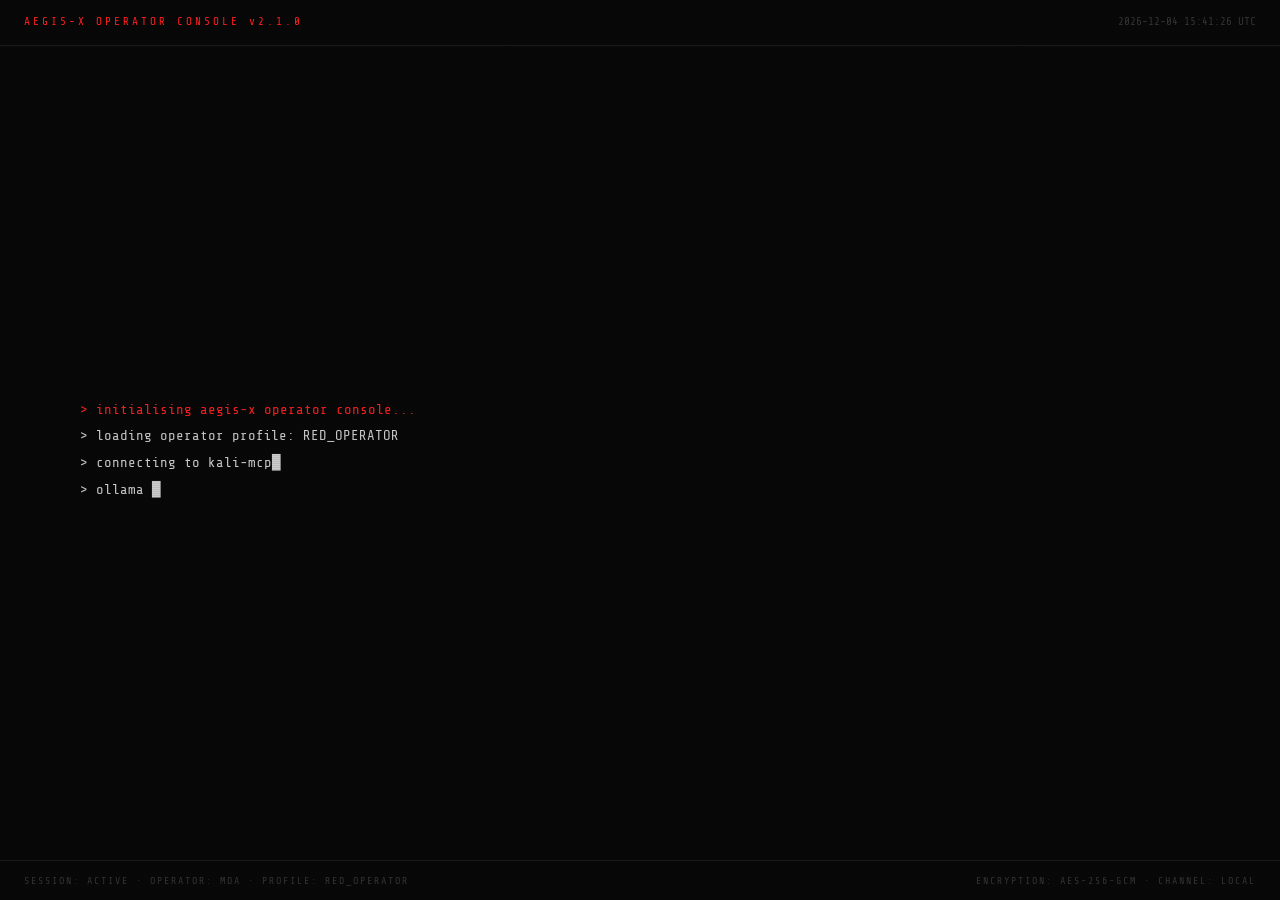
<file: talks/2026/ICETCSDP/agentic-operator-ha-edition.html>
<!DOCTYPE html>
<html lang="en">
<head>
<meta charset="UTF-8">
<meta name="viewport" content="width=device-width, initial-scale=1.0">
<title>The Agentic Operator — Mohammed Danish Amber</title>
<link href="https://fonts.googleapis.com/css2?family=Share+Tech+Mono&family=Barlow:ital,wght@0,400;0,600;0,700;0,900;1,400&family=Barlow+Condensed:wght@700;900&display=swap" rel="stylesheet">
<style>
*{box-sizing:border-box;margin:0;padding:0}
:root{
  --red:#FF1F1F;--red-dim:#cc1a1a;
  --bg:#080808;--bg2:#101010;--bg3:#181818;--bg4:#1e1e1e;
  --border:#252525;--border2:#333;
  --text:#ececec;--muted:#777;--dim:#444;
  --green:#4caf50;--amber:#f0a500;--blue:#7ec8e3;
  --mono:'Share Tech Mono',monospace;
  --head:'Barlow Condensed',sans-serif;
  --body:'Barlow',sans-serif;
}

/* ── RESET & BASE ── */
html,body{height:100%;overflow:hidden;background:var(--bg);color:var(--text);font-family:var(--body);font-size:16px;font-weight:400}
#app{display:flex;flex-direction:column;height:100vh;position:relative}

/* ── ANIMATED BACKGROUND ── */
#bg-canvas{position:fixed;inset:0;z-index:0;pointer-events:none;opacity:0.38}

/* ── DECK ── */
#deck{flex:1;position:relative;overflow:hidden;z-index:1}
.slide{position:absolute;inset:0;display:none;flex-direction:column;padding:40px 56px 28px;opacity:0;transition:opacity 0.3s;overflow:hidden}
.slide.active{display:flex;opacity:1;overflow:hidden}

/* ── TYPOGRAPHY SYSTEM (large-screen tuned) ── */
.slide-label{font-family:var(--mono);font-size:11px;color:var(--red);letter-spacing:4px;text-transform:uppercase;margin-bottom:14px;font-weight:400}
.slide-title{font-family:var(--head);font-size:clamp(34px,4vw,58px);font-weight:900;line-height:1.0;color:#fff;margin-bottom:8px;letter-spacing:-0.5px}
.accent{color:var(--red)}
.slide-sub{font-size:17px;color:var(--muted);font-weight:400;margin-bottom:26px;letter-spacing:0.2px;line-height:1.4}
.content{flex:1;display:flex;flex-direction:column;justify-content:center;gap:0}
.content.top{justify-content:flex-start}
.red-line{width:52px;height:3px;background:var(--red);margin-bottom:18px;border-radius:1px}

/* ── BULLET LIST ── */
.blist{list-style:none;display:flex;flex-direction:column;gap:13px}
.blist li{display:flex;align-items:flex-start;gap:14px;font-size:16px;line-height:1.6;color:var(--text)}
.blist li::before{content:'//';font-family:var(--mono);color:var(--red);font-size:12px;margin-top:3px;flex-shrink:0;letter-spacing:1px}
.blist li strong{color:#fff;font-weight:700}
.blist li em{color:var(--muted);font-style:italic}

/* ── GRID LAYOUTS ── */
.two-col{display:grid;grid-template-columns:1fr 1fr;gap:20px;flex:1}
.three-col{display:grid;grid-template-columns:1fr 1fr 1fr;gap:16px}

/* ── CARDS ── */
.card{background:var(--bg2);border:1px solid var(--border2);border-radius:6px;padding:18px 20px}
.card-title{font-family:var(--head);font-size:13px;font-weight:700;color:var(--red);text-transform:uppercase;letter-spacing:2px;margin-bottom:10px}
.card p{font-size:14px;line-height:1.65;color:#bbb;font-weight:400}
.card p+p{margin-top:7px}
.card.accent-border{border-color:var(--red)}
.card.green-border{border-color:#2d7a2d}
.card.danger-border{border-color:#cc3333}
.card.dark{background:var(--bg3)}

/* ── CODE BLOCK ── */
.code{background:#080808;border:1px solid var(--border2);border-left:3px solid var(--red);border-radius:4px;padding:14px 16px;font-family:var(--mono);font-size:13px;line-height:1.8;color:#ccc;overflow-x:auto;white-space:pre}
.code .k{color:var(--red)}.code .s{color:#82e0a0}.code .c{color:#444}.code .n{color:var(--blue)}

/* ── TABLE ── */
.dtable{width:100%;border-collapse:collapse;font-size:14px}
.dtable th{font-family:var(--mono);font-size:10px;letter-spacing:2px;color:var(--red);border-bottom:1px solid var(--border2);padding:9px 10px;text-align:left;text-transform:uppercase;white-space:nowrap;font-weight:400}
.dtable td{padding:10px 10px;border-bottom:1px solid var(--border);color:#bbb;line-height:1.5;vertical-align:middle}
.dtable tr:last-child td{border-bottom:none}
.dtable td:first-child{color:#fff;font-weight:600}
.dtable tr:hover td{background:rgba(255,31,31,0.03)}
.badge{display:inline-block;font-family:var(--mono);font-size:10px;padding:3px 8px;border-radius:2px;letter-spacing:1px;font-weight:400}
.by{background:#0d2a0d;color:var(--green);border:1px solid #1a4d1a}
.bp{background:#2a1f00;color:var(--amber);border:1px solid #4d3700}

/* ── FLOW BOXES (Think→Act→Observe + Manual Loop) ── */
.flow-row{display:flex;align-items:stretch;gap:0;width:100%}
.flow-box{background:var(--bg2);border:1px solid var(--border2);border-radius:5px;flex:1;text-align:center;display:flex;flex-direction:column;justify-content:center;padding:14px 10px;min-height:72px}
.flow-box.hl{border-color:var(--red);background:rgba(255,31,31,0.04)}
.flow-box .fb-title{font-family:var(--head);font-size:14px;font-weight:700;color:var(--red);text-transform:uppercase;letter-spacing:1px}
.flow-box .fb-desc{font-size:12px;color:#555;margin-top:4px;line-height:1.4}
.flow-arrow{display:flex;align-items:center;justify-content:center;color:var(--red);font-family:var(--mono);font-size:18px;padding:0 8px;flex-shrink:0;font-weight:700}

/* ── KILL CHAIN ── */
.chain-step{display:flex;align-items:flex-start;gap:16px;padding:10px 0;border-bottom:1px solid var(--border)}
.chain-step:last-child{border-bottom:none}
.chain-num{font-family:var(--head);font-size:28px;font-weight:900;color:var(--red);line-height:1;flex-shrink:0;width:32px;margin-top:1px}
.chain-body{flex:1}
.chain-main{font-size:15px;color:#fff;font-weight:600;line-height:1.4}
.chain-aside{font-family:var(--mono);font-size:11px;color:#444;margin-top:2px}

/* ── PROFILE BARS ── */
.prow{display:flex;align-items:center;gap:16px;padding:10px 0;border-bottom:1px solid var(--border)}
.prow:last-child{border-bottom:none}
.pname{font-family:var(--mono);font-size:12px;color:#fff;width:130px;flex-shrink:0;font-weight:400;letter-spacing:1px}
.pbar{flex:1;height:6px;background:var(--border2);border-radius:3px;overflow:hidden}
.pfill-bar{height:100%;border-radius:3px;background:var(--red);transition:width 1s ease}
.plabel{font-size:13px;color:var(--muted);width:220px;flex-shrink:0}

/* ── STACK LINES ── */
.sline{padding:7px 11px;font-family:var(--mono);font-size:13px;color:#777;line-height:1.5;letter-spacing:0.3px}
.sline.hl{background:var(--bg3);color:#ccc}
.sline .r{color:var(--red)}

/* ── VS COLUMNS ── */
.vcol-head{font-family:var(--head);font-size:16px;font-weight:700;text-transform:uppercase;letter-spacing:2px;margin-bottom:13px;border-bottom:1px solid var(--border2);padding-bottom:9px}
.vcol-head.bad{color:#cc3333}.vcol-head.good{color:var(--green)}
.vitem{display:flex;align-items:flex-start;gap:10px;margin-bottom:10px;font-size:14px;color:#bbb;line-height:1.55}
.vitem::before{content:'✗';color:#cc3333;flex-shrink:0;font-size:13px;margin-top:1px}
.vright .vitem::before{content:'✓';color:var(--green)}

/* ── ARCH BOXES ── */
.arch-row{display:flex;align-items:stretch;gap:0;margin-bottom:10px}
.abox{background:var(--bg2);border:1px solid var(--border2);padding:14px 16px;flex:1}
.abox:first-child{border-radius:5px 0 0 5px}
.abox:last-child{border-radius:0 5px 5px 0}
.abox.solo{border-radius:5px}
.abox.acc{border-color:var(--red)}
.abox.danger{border-color:#cc3333}
.ab-title{font-family:var(--mono);font-size:10px;color:var(--red);letter-spacing:2px;margin-bottom:6px;text-transform:uppercase}
.ab-body{font-size:13px;color:#777;line-height:1.55}
.ab-body strong{color:#ccc;font-weight:600}
.aarr{display:flex;align-items:center;justify-content:center;color:var(--red);font-family:var(--mono);font-size:18px;flex-shrink:0;padding:0 6px;font-weight:700}

/* ── IMPL CARDS ── */
.ig{display:grid;grid-template-columns:1fr 1fr;gap:14px}
.icard{background:var(--bg2);border:1px solid var(--border2);border-radius:5px;padding:16px 18px}
.icard.d{border-color:#cc3333}.icard.s{border-color:#2d7a2d}
.icard .ic-head{font-family:var(--head);font-size:13px;font-weight:700;letter-spacing:2px;text-transform:uppercase;margin-bottom:9px}
.icard.d .ic-head{color:#cc3333}.icard.s .ic-head{color:var(--green)}
.icard ul{list-style:none;display:flex;flex-direction:column;gap:7px}
.icard ul li{font-size:13px;color:#999;padding-left:16px;position:relative;line-height:1.5}
.icard.d ul li::before{content:'✗';position:absolute;left:0;color:#cc3333;font-size:11px}
.icard.s ul li::before{content:'✓';position:absolute;left:0;color:var(--green);font-size:11px}

/* ── PILLS ── */
.pill{display:inline-block;font-family:var(--mono);font-size:10px;padding:3px 10px;border-radius:12px;letter-spacing:1px;margin:3px}
.pr{background:#200000;color:var(--red);border:1px solid #4d0000}
.pg{background:var(--bg3);color:#666;border:1px solid var(--border2)}
.pgg{background:#0a1f0a;color:var(--green);border:1px solid #1a4d1a}

/* ── QUOTE ── */
.bquote{font-family:var(--head);font-size:clamp(20px,2.6vw,34px);font-weight:700;line-height:1.3;color:#fff;border-left:4px solid var(--red);padding-left:22px;margin-bottom:18px}
.qsrc{font-family:var(--mono);font-size:11px;color:var(--red);letter-spacing:2px}

/* ── BIG STAT ── */
.big-stat{font-family:var(--head);font-size:48px;font-weight:900;color:var(--red);line-height:1}
.big-label{font-family:var(--mono);font-size:10px;color:var(--muted);letter-spacing:2px;margin-top:3px}

/* ── HUMOR BOX ── */
.humor-box{background:rgba(240,165,0,0.05);border:1px solid rgba(240,165,0,0.2);border-left:3px solid var(--amber);border-radius:4px;padding:11px 15px;font-family:var(--mono);font-size:12px;color:var(--amber);line-height:1.65;margin-top:12px}

/* ── NEVERBREACHED ── */
.nb-site{background:#f5f6fa;border-radius:7px;overflow:hidden;display:flex;flex-direction:column;font-family:'Arial',sans-serif;border:1px solid #ddd}
.nb-nav{background:#1a3a5c;padding:9px 18px;display:flex;align-items:center;justify-content:space-between}
.nb-logo{color:#fff;font-weight:900;font-size:13px;letter-spacing:0.5px}
.nb-navlinks{display:flex;gap:16px}
.nb-navlinks a{color:#9ab;font-size:11px;text-decoration:none}
.nb-hero{background:linear-gradient(135deg,#1a3a5c,#0d2035);padding:22px 24px 18px;text-align:center}
.nb-tagline{color:rgba(255,255,255,0.6);font-size:10px;letter-spacing:4px;text-transform:uppercase;margin-bottom:7px}
.nb-h1{color:#fff;font-size:18px;font-weight:900;margin-bottom:7px;line-height:1.3}
.nb-sub{color:#7ec8e3;font-size:11px;margin-bottom:14px}
.nb-cta{background:#e63946;color:#fff;border:none;padding:8px 20px;font-size:11px;border-radius:3px;font-weight:700;cursor:default;letter-spacing:0.5px}
.nb-stats{display:flex;justify-content:center;gap:28px;margin-top:14px}
.nb-stat .n{color:#FF1F1F;font-weight:900;font-size:18px}
.nb-stat .l{color:#aaa;font-size:9px;letter-spacing:1px}
.nb-features{display:grid;grid-template-columns:1fr 1fr 1fr;gap:8px;padding:12px 16px;background:#fff;flex:1}
.nb-feat{border:1px solid #e5e5e5;border-radius:5px;padding:10px 8px;text-align:center}
.nb-feat .fi{font-size:18px;margin-bottom:5px}
.nb-feat .ft{font-size:10px;font-weight:700;color:#1a3a5c}
.nb-feat .fd{font-size:9px;color:#999;margin-top:3px;line-height:1.3}
.nb-footer{background:#0d1117;padding:7px 16px;display:flex;align-items:center;justify-content:space-between;flex-shrink:0}
.nb-footer span{color:#444;font-size:9px;font-family:monospace}
.nb-footer .nb-secure{color:#4caf50;font-size:9px}

/* ── NAV BAR ── */
#nav{display:flex;align-items:center;justify-content:space-between;padding:10px 60px;border-top:1px solid var(--border);background:var(--bg);flex-shrink:0;z-index:2;position:relative}
.nleft{display:flex;align-items:center;gap:12px;flex:1}
.nbtn{background:transparent;border:1px solid var(--border2);color:var(--muted);font-family:var(--mono);font-size:11px;padding:6px 14px;border-radius:3px;cursor:pointer;transition:all 0.15s;letter-spacing:1px}
.nbtn:hover:not(:disabled){border-color:var(--red);color:var(--red)}
.nbtn:disabled{opacity:0.25;cursor:default}
#pbar{flex:1;height:2px;background:var(--border2);border-radius:1px;overflow:hidden;margin:0 14px}
#pfill{height:100%;background:var(--red);border-radius:1px;transition:width 0.3s}
#ptxt{font-family:var(--mono);font-size:11px;color:var(--dim);letter-spacing:2px;white-space:nowrap}




/* ── DECOR SVG ── */
.decor{position:absolute;right:0;bottom:0;opacity:0.04;pointer-events:none;overflow:hidden}

/* ── CONTENT ANIMATIONS ── */
@keyframes pulse-ring {
  0%   { transform:scale(1);   opacity:0.6 }
  100% { transform:scale(1.8); opacity:0   }
}
@keyframes slide-fade-up {
  from { opacity:0; transform:translateY(20px) }
  to   { opacity:1; transform:translateY(0)    }
}
@keyframes fade-in {
  from { opacity:0 }
  to   { opacity:1 }
}
@keyframes draw-line {
  from { stroke-dashoffset:200 }
  to   { stroke-dashoffset:0   }
}
@keyframes glow-pulse {
  0%,100% { box-shadow:0 0 8px rgba(255,31,31,0.2)  }
  50%      { box-shadow:0 0 22px rgba(255,31,31,0.5) }
}

/* Slide enter animation — all direct children stagger in */
.slide.active > * {
  animation: slide-fade-up 0.45s ease both;
}
.slide.active > *:nth-child(1) { animation-delay:0.05s }
.slide.active > *:nth-child(2) { animation-delay:0.12s }
.slide.active > *:nth-child(3) { animation-delay:0.19s }
.slide.active > *:nth-child(4) { animation-delay:0.26s }
.slide.active > *:nth-child(5) { animation-delay:0.33s }

/* Cards shimmer on hover */
.card { transition: border-color 0.2s, box-shadow 0.2s, transform 0.2s }
.card:hover { transform:translateY(-2px); box-shadow:0 4px 24px rgba(255,31,31,0.1) }

/* Flow boxes pulse on active slide */
.slide.active .flow-box.hl { animation: glow-pulse 2.5s ease-in-out infinite 0.5s }

/* Profile bars animate width on enter */
.slide.active .pfill-bar { transition: width 1.2s ease 0.6s }

/* Table rows fade in staggered */
.slide.active .dtable tbody tr {
  animation: fade-in 0.4s ease both;
}
.slide.active .dtable tbody tr:nth-child(1) { animation-delay:0.3s }
.slide.active .dtable tbody tr:nth-child(2) { animation-delay:0.42s }
.slide.active .dtable tbody tr:nth-child(3) { animation-delay:0.54s }
.slide.active .dtable tbody tr:nth-child(4) { animation-delay:0.66s }
.slide.active .dtable tbody tr:nth-child(5) { animation-delay:0.78s }
.slide.active .dtable tbody tr:nth-child(6) { animation-delay:0.90s }
.slide.active .dtable tbody tr:nth-child(7) { animation-delay:1.02s }

/* Kill chain steps stagger */
.slide.active .chain-step {
  animation: slide-fade-up 0.4s ease both;
}
.slide.active .chain-step:nth-child(1)  { animation-delay:0.2s  }
.slide.active .chain-step:nth-child(2)  { animation-delay:0.32s }
.slide.active .chain-step:nth-child(3)  { animation-delay:0.44s }
.slide.active .chain-step:nth-child(4)  { animation-delay:0.56s }
.slide.active .chain-step:nth-child(5)  { animation-delay:0.68s }
.slide.active .chain-step:nth-child(6)  { animation-delay:0.80s }
.slide.active .chain-step:nth-child(7)  { animation-delay:0.92s }

/* Bullet list items stagger */
.slide.active .blist li {
  animation: slide-fade-up 0.4s ease both;
}
.slide.active .blist li:nth-child(1) { animation-delay:0.25s }
.slide.active .blist li:nth-child(2) { animation-delay:0.37s }
.slide.active .blist li:nth-child(3) { animation-delay:0.49s }
.slide.active .blist li:nth-child(4) { animation-delay:0.61s }
.slide.active .blist li:nth-child(5) { animation-delay:0.73s }

/* flow-box stagger */
.slide.active .flow-box {
  animation: slide-fade-up 0.4s ease both;
}
.slide.active .flow-row .flow-box:nth-child(1)  { animation-delay:0.2s  }
.slide.active .flow-row .flow-box:nth-child(3)  { animation-delay:0.35s }
.slide.active .flow-row .flow-box:nth-child(5)  { animation-delay:0.50s }
.slide.active .flow-row .flow-box:nth-child(7)  { animation-delay:0.65s }
.slide.active .flow-row .flow-box:nth-child(9)  { animation-delay:0.80s }
.slide.active .flow-row .flow-box:nth-child(11) { animation-delay:0.95s }

/* impl cards stagger */
.slide.active .icard {
  animation: slide-fade-up 0.4s ease both;
}
.slide.active .icard:nth-child(1) { animation-delay:0.2s  }
.slide.active .icard:nth-child(2) { animation-delay:0.38s }

/* Three-col cards stagger */
.slide.active .three-col .card {
  animation: slide-fade-up 0.4s ease both;
}
.slide.active .three-col .card:nth-child(1) { animation-delay:0.2s  }
.slide.active .three-col .card:nth-child(2) { animation-delay:0.34s }
.slide.active .three-col .card:nth-child(3) { animation-delay:0.48s }
.slide.active .three-col .card:nth-child(4) { animation-delay:0.62s }
.slide.active .three-col .card:nth-child(5) { animation-delay:0.76s }
.slide.active .three-col .card:nth-child(6) { animation-delay:0.90s }

/* Quote slides */
.slide.active .bquote {
  animation: slide-fade-up 0.6s ease both 0.3s;
}

/* Code blocks */
.slide.active .code {
  animation: fade-in 0.5s ease both 0.4s;
}

/* ── AI RED TEAM DIAGRAM SLIDE ── */
.cy-num {
  font-family:var(--head);
  font-size:22px;
  font-weight:900;
  color:#555;
  line-height:1;
}
.cy-title {
  font-family:var(--head);
  font-size:13px;
  font-weight:700;
  color:#ccc;
  text-transform:uppercase;
  letter-spacing:1px;
  line-height:1.3;
}
.cy-body {
  font-size:11.5px;
  color:#666;
  line-height:1.5;
  flex:1;
}
.cy-tag {
  font-family:var(--mono);
  font-size:9px;
  padding:3px 7px;
  border:1px solid;
  border-radius:2px;
  text-align:center;
  letter-spacing:1px;
  margin-top:auto;
  flex-shrink:0;
}
.cy-arrow {
  display:flex;
  align-items:center;
  color:var(--red);
  font-family:var(--mono);
  font-size:14px;
  padding:0 4px;
  flex-shrink:0;
  margin-bottom:20px;
}
.cycle-step {
  background:var(--bg2);
  border:1px solid var(--border);
  border-radius:5px;
  padding:10px 10px 8px;
}
.cycle-step:hover {
  border-color:var(--border2);
  background:var(--bg3);
}

/* BloodHound graph canvas dots */
@keyframes bh-node-pulse {
  0%,100% { r:3 }
  50%      { r:5 }
}


/* ══════════════════════════════════════════════
   SLIDE-SPECIFIC ANIMATED SYMBOLS
══════════════════════════════════════════════ */

/* Terminal cursor blink */
@keyframes blink { 0%,100%{opacity:1} 50%{opacity:0} }
.term-cursor {
  display:inline-block;width:8px;height:16px;
  background:var(--red);vertical-align:middle;
  animation:blink 1s step-end infinite;
  margin-left:2px;border-radius:1px;
}

/* Data packet travelling along a path */
@keyframes packet-travel {
  0%   { left:0%;   opacity:0 }
  10%  { opacity:1 }
  90%  { opacity:1 }
  100% { left:100%; opacity:0 }
}
.data-packet {
  position:absolute;width:8px;height:8px;border-radius:50%;
  background:var(--red);top:50%;transform:translateY(-50%);
  animation:packet-travel 2s linear infinite;
  box-shadow:0 0 6px var(--red);
}

/* Pulse dot */
@keyframes pulse-dot {
  0%,100%{ transform:scale(1);   opacity:0.8 }
  50%    { transform:scale(1.5); opacity:1   }
}
.pulse-dot {
  width:10px;height:10px;border-radius:50%;background:var(--red);
  display:inline-block;animation:pulse-dot 1.4s ease-in-out infinite;
}

/* Typewriter */
@keyframes type-in {
  from { max-width:0 }
  to   { max-width:100% }
}
.typewrite {
  overflow:hidden;white-space:nowrap;
  animation:type-in 0.8s steps(30,end) both;
}

/* Scan line sweep */
@keyframes scan-line {
  0%   { top:-2px }
  100% { top:100% }
}
.scan-line {
  position:absolute;left:0;right:0;height:2px;
  background:linear-gradient(90deg,transparent,var(--red),transparent);
  animation:scan-line 3s linear infinite;pointer-events:none;opacity:0.5;
}

/* Orbit */
@keyframes orbit {
  from { transform:rotate(0deg)   translateX(70px) rotate(0deg)   }
  to   { transform:rotate(360deg) translateX(70px) rotate(-360deg)}
}
@keyframes orbit2 {
  from { transform:rotate(120deg)  translateX(70px) rotate(-120deg)  }
  to   { transform:rotate(480deg)  translateX(70px) rotate(-480deg)  }
}
@keyframes orbit3 {
  from { transform:rotate(240deg)  translateX(70px) rotate(-240deg)  }
  to   { transform:rotate(600deg)  translateX(70px) rotate(-600deg)  }
}
.orbit-wrap {
  position:relative;width:160px;height:160px;
  flex-shrink:0;
}
.orbit-center {
  position:absolute;top:50%;left:50%;
  transform:translate(-50%,-50%);
  width:44px;height:44px;border-radius:50%;
  background:rgba(255,31,31,0.12);border:2px solid var(--red);
  display:flex;align-items:center;justify-content:center;
  font-family:var(--head);font-size:13px;font-weight:900;color:var(--red);
  z-index:2;
}
.orbit-ring {
  position:absolute;top:50%;left:50%;
  width:140px;height:140px;border-radius:50%;
  border:1px solid rgba(255,31,31,0.15);
  transform:translate(-50%,-50%);
}
.orbit-item {
  position:absolute;top:50%;left:50%;
  width:28px;height:28px;border-radius:50%;margin:-14px;
  background:var(--bg2);border:1px solid var(--border2);
  display:flex;align-items:center;justify-content:center;
  font-size:11px;
}
.orbit-item.o1 { animation:orbit  6s linear infinite; }
.orbit-item.o2 { animation:orbit2 6s linear infinite; }
.orbit-item.o3 { animation:orbit3 6s linear infinite; }

/* Warning flicker on OOTB cards */
@keyframes flicker-border {
  0%,100%{ border-color:var(--border2) }
  50%    { border-color:rgba(255,31,31,0.4) }
}
.warn-flicker { animation:flicker-border 2.5s ease-in-out infinite; }
.warn-flicker:nth-child(2) { animation-delay:0.6s }
.warn-flicker:nth-child(3) { animation-delay:1.2s }
.warn-flicker:nth-child(4) { animation-delay:1.8s }

/* Stack flow arrow pulse */
@keyframes arrow-pulse {
  0%,100%{ opacity:0.4; transform:translateY(0)   }
  50%    { opacity:1;   transform:translateY(3px)  }
}
.stack-arrow { animation:arrow-pulse 1.6s ease-in-out infinite; }

/* Loop spinner */
@keyframes spin-loop {
  from { transform:rotate(0deg)   }
  to   { transform:rotate(360deg) }
}
.loop-spinner {
  width:18px;height:18px;border:2px solid rgba(255,31,31,0.2);
  border-top-color:var(--red);border-radius:50%;
  animation:spin-loop 1.2s linear infinite;
  flex-shrink:0;
}

/* Tick counter */
@keyframes count-up {
  from { opacity:0; transform:translateY(6px) }
  to   { opacity:1; transform:translateY(0)   }
}

/* MCP signal packet */
@keyframes mcp-bounce {
  0%   { left:10%; top:50%; opacity:0 }
  20%  { opacity:1 }
  50%  { left:50%; top:20% }
  80%  { opacity:1 }
  100% { left:90%; top:50%; opacity:0 }
}
.mcp-packet {
  position:absolute;width:7px;height:7px;border-radius:50%;
  background:#7ec8e3;box-shadow:0 0 5px #7ec8e3;
  animation:mcp-bounce 1.8s ease-in-out infinite;
}

/* Data stream dots */
@keyframes stream-dot {
  0%   { left:-5%; opacity:0 }
  10%  { opacity:1 }
  90%  { opacity:1 }
  100% { left:105%; opacity:0 }
}
.stream-dot {
  position:absolute;height:4px;width:4px;border-radius:50%;
  background:var(--red);top:50%;transform:translateY(-50%);
  animation:stream-dot 1.5s linear infinite;
}
.stream-dot:nth-child(2){ animation-delay:0.5s;background:#f0a500; }
.stream-dot:nth-child(3){ animation-delay:1s;  background:#4caf50; }

/* Target crosshair */
@keyframes crosshair-spin {
  from { transform:rotate(0deg)   }
  to   { transform:rotate(360deg) }
}
@keyframes crosshair-pulse {
  0%,100%{ transform:scale(1);   opacity:0.6 }
  50%    { transform:scale(1.15);opacity:1   }
}
.crosshair {
  width:36px;height:36px;position:relative;flex-shrink:0;
  animation:crosshair-pulse 1.8s ease-in-out infinite;
}
.crosshair svg { width:100%;height:100% }

/* Shield vs broken shield */
@keyframes shield-shake {
  0%,100%{ transform:translateX(0)   }
  20%    { transform:translateX(-3px) }
  40%    { transform:translateX(3px)  }
  60%    { transform:translateX(-2px) }
  80%    { transform:translateX(2px)  }
}
.shield-broken { animation:shield-shake 2s ease-in-out infinite 0.5s; }

/* Typewriter on chain steps — applied via JS */
.chain-main.typed { overflow:hidden }

/* Lock icon */
@keyframes lock-click {
  0%,100%{ transform:scale(1)    }
  50%    { transform:scale(0.88) }
}
.lock-icon { animation:lock-click 2s ease-in-out infinite; display:inline-block; }

/* Final slide scan */
.final-scan-wrap { position:relative;overflow:hidden }


/* Cycle pills on title slide */
.cycle-pill {
  display:flex;align-items:center;gap:8px;
  background:rgba(0,0,0,0.4);
  border:1px solid;border-radius:3px;
  padding:5px 12px;font-family:var(--mono);
}
.cp-dot {
  width:7px;height:7px;border-radius:50%;
  animation:pulse-dot 1.2s ease-in-out infinite;
  flex-shrink:0;
}
.cp-label { font-size:10px;color:var(--muted);letter-spacing:1px }
.cp-status { font-size:10px;color:var(--red);letter-spacing:1px }


/* Aegis-X mini logo on every slide */
.aegis-mini-canvas { display:block; }

</style>
</head>
<body>

<!-- ══════════════════════════════════════════
     TERMINAL BOOT LOADER
══════════════════════════════════════════ -->
<div id="boot-loader" style="
  position:fixed;inset:0;z-index:9999;
  background:#080808;
  display:flex;flex-direction:column;justify-content:center;align-items:flex-start;
  padding:60px 80px;
  font-family:'Share Tech Mono',monospace;
  font-size:14px;
  color:#ccc;
  line-height:1.9;
">
  <!-- scanline overlay -->
  <div style="position:absolute;inset:0;background:repeating-linear-gradient(0deg,rgba(0,0,0,0.08) 0px,rgba(0,0,0,0.08) 1px,transparent 1px,transparent 2px);pointer-events:none"></div>
  <!-- top bar -->
  <div style="position:absolute;top:0;left:0;right:0;padding:12px 24px;border-bottom:1px solid #1a1a1a;display:flex;justify-content:space-between;align-items:center">
    <span style="color:#FF1F1F;letter-spacing:3px;font-size:11px">AEGIS-X OPERATOR CONSOLE v2.1.0</span>
    <span id="boot-clock" style="color:#333;font-size:11px"></span>
  </div>
  <!-- terminal output -->
  <div id="boot-lines" style="width:100%;max-width:860px"></div>
  <!-- bottom bar -->
  <div style="position:absolute;bottom:0;left:0;right:0;padding:10px 24px;border-top:1px solid #1a1a1a;display:flex;justify-content:space-between">
    <span style="color:#333;font-size:10px;letter-spacing:2px">SESSION: ACTIVE · OPERATOR: MDA · PROFILE: RED_OPERATOR</span>
    <span style="color:#333;font-size:10px;letter-spacing:2px">ENCRYPTION: AES-256-GCM · CHANNEL: LOCAL</span>
  </div>
</div>

<div id="app">

<!-- ANIMATED BACKGROUND CANVAS -->
<canvas id="bg-canvas"></canvas>

<div id="deck">

<!-- ════════════════════════════════════════════════════
     SLIDE 00 — SPEAKER INTRO
════════════════════════════════════════════════════ -->
<div class="slide" id="s00">
  <div class="slide-label">Speaker Introduction</div>
  <div style="display:grid;grid-template-columns:200px 1fr 1fr;gap:24px;flex:1;align-items:start;min-height:0">

    <!-- PHOTO + IDENTITY -->
    <div style="display:flex;flex-direction:column;align-items:center;gap:14px;height:100%;justify-content:space-between">
      <div style="width:160px;height:160px;border-radius:50%;border:2px solid var(--red);overflow:hidden;flex-shrink:0;box-shadow:0 0 32px rgba(255,31,31,0.15)">
        <img src="[data-uri]" style="width:100%;height:100%;object-fit:cover;object-position:top center" alt="Mohammed Danish Amber"/>
      </div>
      <div style="text-align:center">
        <div style="font-family:var(--head);font-size:22px;font-weight:900;color:#fff;line-height:1.1">Mohammed<br><span style="color:var(--red)">Danish Amber</span></div>
        <div style="font-family:var(--mono);font-size:9px;color:var(--muted);letter-spacing:2px;margin-top:7px;line-height:1.6">MANAGER · COGNIZANT SECURITY<br>ADVERSARY SIMULATOR · 14+ YRS</div>
        <div style="font-family:var(--mono);font-size:9px;color:var(--red);margin-top:5px">● KOLKATA, INDIA</div>
      </div>
      <div style="display:flex;gap:5px;flex-wrap:wrap;justify-content:center">
        <span style="font-family:var(--mono);font-size:9px;padding:3px 7px;border:1px solid var(--red);color:var(--red);border-radius:2px;letter-spacing:1px">OSCP</span>
        <span style="font-family:var(--mono);font-size:9px;padding:3px 7px;border:1px solid var(--red);color:var(--red);border-radius:2px;letter-spacing:1px">GREM</span>
        <span style="font-family:var(--mono);font-size:9px;padding:3px 7px;border:1px solid var(--border2);color:var(--muted);border-radius:2px;letter-spacing:1px">ECSA</span>
        <span style="font-family:var(--mono);font-size:9px;padding:3px 7px;border:1px solid var(--border2);color:var(--muted);border-radius:2px;letter-spacing:1px">CEH</span>
        <span style="font-family:var(--mono);font-size:9px;padding:3px 7px;border:1px solid var(--border2);color:var(--muted);border-radius:2px;letter-spacing:1px">CHFI</span>
        <span style="font-family:var(--mono);font-size:9px;padding:3px 7px;border:1px solid var(--border2);color:var(--muted);border-radius:2px;letter-spacing:1px">CCSK</span>
        <span style="font-family:var(--mono);font-size:9px;padding:3px 7px;border:1px solid var(--border2);color:var(--muted);border-radius:2px;letter-spacing:1px">RHCE</span>
      </div>
      <div style="display:flex;flex-direction:column;gap:5px;width:100%">
        <div style="font-family:var(--mono);font-size:10px;color:#555"><span style="color:var(--muted)">web</span> &nbsp;mohammeddanishamber.com</div>
        <div style="font-family:var(--mono);font-size:10px;color:#555"><span style="color:var(--muted)">gh &nbsp;</span> github.com/mddanish</div>
        <div style="font-family:var(--mono);font-size:10px;color:#555"><span style="color:var(--muted)">in &nbsp;&nbsp;</span> /mohammed-danish-amber</div>
      </div>

      <!-- AEGIS-X LOGO bottom -->
      <div style="display:flex;align-items:center;gap:10px;margin-top:auto;padding-top:16px;border-top:1px solid var(--border)">
        <canvas id="aegis-canvas-s00" width="44" height="44" style="flex-shrink:0"></canvas>
        <div>
          <div style="font-family:var(--head);font-size:17px;font-weight:900;color:#fff;letter-spacing:2px;line-height:1">AEGIS<span style="color:var(--red)">-X</span></div>
          <div style="font-family:var(--mono);font-size:8px;color:var(--muted);letter-spacing:2px;margin-top:2px">OPERATOR PLATFORM</div>
        </div>
      </div>

    </div>

    <!-- MIDDLE: BIO + COMMUNITY + WHAT I BUILD -->
    <div style="display:flex;flex-direction:column;gap:13px">
      <div>
        <div style="font-family:var(--mono);font-size:10px;color:var(--red);letter-spacing:3px;margin-bottom:8px">// BACKGROUND</div>
        <div style="font-size:14px;color:#bbb;line-height:1.7;font-weight:400">14+ years across offensive security, adversary emulation, red teaming &amp; DevSecOps.<br>Led security engineering teams at <strong style="color:#fff">Deloitte</strong>, <strong style="color:#fff">Ernst &amp; Young</strong>, and <strong style="color:#fff">Cognizant</strong>.<br>The person your EDR has nightmares about.</div>
      </div>
      <div class="card">
        <div class="card-title">Community Roles</div>
        <div style="display:flex;flex-direction:column;gap:10px">
          <div style="display:flex;align-items:flex-start;gap:10px">
            <span style="color:var(--red);font-family:var(--mono);font-size:11px;flex-shrink:0;margin-top:2px">⬡</span>
            <div style="font-size:13px;color:#bbb;line-height:1.5"><span style="color:#fff;font-weight:600">Null Open Security — Hyderabad Chapter</span><br>Ex-core member · organised monthly offensive security sessions &amp; threat briefings</div>
          </div>
          <div style="display:flex;align-items:flex-start;gap:10px">
            <span style="color:var(--red);font-family:var(--mono);font-size:11px;flex-shrink:0;margin-top:2px">⬡</span>
            <div style="font-size:13px;color:#bbb;line-height:1.5"><span style="color:#fff;font-weight:600">Raspberry Pi — Hyderabad Chapter</span><br>Ex-chapter head · embedded security workshops &amp; CTF hackathons</div>
          </div>
        </div>
      </div>
      <div class="card accent-border">
        <div class="card-title">What I Build</div>
        <div style="display:flex;flex-direction:column;gap:8px">
          <div style="display:flex;gap:10px;font-size:13px;color:#bbb;line-height:1.5"><span style="color:var(--red);font-family:var(--mono);font-size:11px;flex-shrink:0">//</span><div><span style="color:var(--red);font-weight:600">Aegis-X</span> — self-hosted pentest automation dashboard · React + Hermes + kali-mcp</div></div>
          <div style="display:flex;gap:10px;font-size:13px;color:#bbb;line-height:1.5"><span style="color:var(--red);font-family:var(--mono);font-size:11px;flex-shrink:0">//</span><div><span style="color:var(--red);font-weight:600">This demo stack</span> — Hermes Agent + kali-mcp + Ollama + Telegram C2 on Proxmox</div></div>
          <div style="display:flex;gap:10px;font-size:13px;color:#bbb;line-height:1.5"><span style="color:var(--red);font-family:var(--mono);font-size:11px;flex-shrink:0">//</span><div><span style="color:var(--red);font-weight:600">Home lab</span> — Proxmox + REMnux + FlareVM + hardware-segregated VLANs. Yes, it's always on.</div></div>
        </div>
      </div>
    </div>

    <!-- RIGHT: MITNICK QUOTE + JOKE -->
    <div style="display:flex;flex-direction:column;gap:13px">
      <div style="background:#080808;border:1px solid var(--border2);border-left:3px solid var(--red);border-radius:5px;padding:16px 18px">
        <div style="font-family:var(--mono);font-size:9px;color:var(--red);letter-spacing:3px;margin-bottom:12px">// KEVIN MITNICK</div>
        <div style="font-family:var(--head);font-size:17px;font-weight:700;color:#fff;line-height:1.5;font-style:italic">"The most secure computer is one that's turned off, locked in a safe, and buried 20 feet under the ground in a secret location — and I'm not even sure about that one."</div>
        <div style="font-family:var(--mono);font-size:10px;color:var(--muted);margin-top:12px;letter-spacing:1px">— Kevin Mitnick · The Art of Intrusion</div>
      </div>
      <div style="background:#090800;border:1px solid rgba(240,165,0,0.2);border-left:3px solid var(--amber);border-radius:5px;padding:15px 17px">
        <div style="font-family:var(--mono);font-size:9px;color:var(--amber);letter-spacing:3px;margin-bottom:10px">// SECURITY CONFERENCE SPECIAL</div>
        <div style="font-size:14px;color:#ccc;line-height:1.7">A CISO walks into a board meeting and says:<br><span style="color:#fff;font-weight:600">"We need to urgently discuss our security posture."</span><br><br>The CEO replies: <span style="color:var(--amber);">"Great news — I just renewed our antivirus."</span><br><br>The CISO has not slept since.</div>
      </div>
      <div style="background:rgba(255,31,31,0.03);border:1px solid var(--border);border-radius:5px;padding:13px 15px">
        <div style="font-family:var(--mono);font-size:9px;color:var(--dim);letter-spacing:2px;margin-bottom:6px">// AND YET</div>
        <div style="font-size:13px;color:#555;font-style:italic;line-height:1.6">"I also maintain a Proxmox lab at home, have named all the VMs, and refer to the NeverBreached AD as a 'realistic enterprise simulation.'<br>My family calls it 'the machine that runs all the time.'"</div>
      </div>
    </div>

  </div>
</div>

<!-- ════════════════════════════════════════════════════
     SLIDE 01 — TITLE
════════════════════════════════════════════════════ -->
<div class="slide" id="s01">
  <!-- ── AEGIS-X LOGO top-left ── -->
  <div id="aegis-logo" style="position:absolute;top:22px;left:56px;display:flex;align-items:center;gap:12px;z-index:10">
    <canvas id="aegis-canvas" width="52" height="52" style="flex-shrink:0"></canvas>
    <div>
      <div style="font-family:var(--head);font-size:20px;font-weight:900;color:#fff;letter-spacing:2px;line-height:1">AEGIS<span style="color:var(--red)">-X</span></div>
      <div style="font-family:var(--mono);font-size:8px;color:var(--muted);letter-spacing:3px;margin-top:2px">OPERATOR PLATFORM</div>
    </div>
  </div>



  <!-- ── MAIN LAYOUT: left text + right animation panels ── -->
  <div style="display:grid;grid-template-columns:1fr 420px;gap:0;flex:1;align-items:center;padding-top:20px">

    <!-- LEFT: Title block -->
    <div style="display:flex;flex-direction:column;justify-content:center">
      <div class="red-line"></div>
      <div style="margin-bottom:18px">
        <div style="font-family:var(--mono);font-size:9px;color:var(--red);letter-spacing:3px;margin-bottom:5px">PRESENTED AT</div>
        <div style="font-family:var(--body);font-size:13px;color:#ccc;font-weight:600;line-height:1.5">International Conference on Emerging Trends<br>in Cyber Security &amp; Digital Protection</div>
        <div style="font-family:var(--mono);font-size:10px;color:var(--muted);margin-top:4px;letter-spacing:2px">ICETCSDP 2026 &nbsp;·&nbsp; JUNE 2026</div>
      </div>
      <div style="font-family:var(--head);font-size:clamp(44px,6vw,78px);font-weight:900;line-height:0.95;color:#fff;margin-bottom:14px;letter-spacing:-1px">The <span class="accent">Agentic</span><br>Operator</div>
      <div style="font-family:var(--head);font-size:clamp(18px,2.2vw,28px);font-weight:700;color:#ccc;letter-spacing:3px;margin-bottom:28px;line-height:1.2">AUTOMATING ADVERSARIAL REASONING<br>WITH LOCAL AI</div>
      <div style="font-size:14px;color:var(--dim)">Mohammed Danish Amber &nbsp;·&nbsp; <span style="color:var(--red)">Manager, Cognizant Security</span></div>

      <!-- ── CYCLE PILLS ── -->
      <div style="display:flex;gap:10px;margin-top:22px;flex-wrap:wrap">
        <div id="pill-llm" class="cycle-pill" style="border-color:var(--red)">
          <span class="cp-dot" style="background:var(--red)"></span>
          <span class="cp-label">LLM REASONING CYCLE</span>
          <span class="cp-status" id="llm-status">ACTIVE</span>
        </div>
        <div id="pill-rt" class="cycle-pill" style="border-color:#f0a500">
          <span class="cp-dot" style="background:#f0a500"></span>
          <span class="cp-label">RED TEAM CYCLE</span>
          <span class="cp-status" id="rt-status" style="color:#f0a500">ACTIVE</span>
        </div>
        <div class="cycle-pill" style="border-color:#7ec8e3">
          <span class="cp-dot" style="background:#7ec8e3;animation-delay:0.3s"></span>
          <span class="cp-label">EDR EVASION CYCLE</span>
          <span class="cp-status" style="color:#7ec8e3">ACTIVE</span>
        </div>
        <div class="cycle-pill" style="border-color:#4caf50">
          <span class="cp-dot" style="background:#4caf50;animation-delay:0.6s"></span>
          <span class="cp-label">OPERATOR LOOP</span>
          <span class="cp-status" style="color:#4caf50">ACTIVE</span>
        </div>
      </div>
    </div>

    <!-- RIGHT: Four animation canvases in 2x2 grid -->
    <div style="display:grid;grid-template-columns:1fr 1fr;grid-template-rows:1fr 1fr;gap:10px;height:100%;padding:0 0 0 16px">

      <!-- LLM CYCLE canvas -->
      <div style="background:var(--bg2);border:1px solid var(--border2);border-top:2px solid var(--red);border-radius:5px;padding:10px 14px;flex:1;min-height:0;position:relative;overflow:hidden">
        <div style="font-family:var(--mono);font-size:9px;color:var(--red);letter-spacing:3px;margin-bottom:6px">// LLM REASONING CYCLE</div>
        <canvas id="llm-cycle-canvas" style="width:100%;height:calc(100% - 24px);display:block"></canvas>
      </div>

      <!-- RED TEAM CYCLE canvas -->
      <div style="background:var(--bg2);border:1px solid var(--border2);border-top:2px solid #f0a500;border-radius:5px;padding:10px 14px;flex:1;min-height:0;position:relative;overflow:hidden">
        <div style="font-family:var(--mono);font-size:9px;color:#f0a500;letter-spacing:3px;margin-bottom:6px">// RED TEAM ATTACK CYCLE</div>
        <canvas id="rt-cycle-canvas" style="width:100%;height:calc(100% - 24px);display:block"></canvas>
      </div>

      <!-- EDR EVASION CYCLE canvas -->
      <div style="background:var(--bg2);border:1px solid var(--border2);border-top:2px solid #7ec8e3;border-radius:5px;padding:10px 14px;min-height:0;position:relative;overflow:hidden">
        <div style="font-family:var(--mono);font-size:9px;color:#7ec8e3;letter-spacing:3px;margin-bottom:6px">// EDR EVASION CYCLE</div>
        <canvas id="edr-cycle-canvas" style="width:100%;height:calc(100% - 24px);display:block"></canvas>
      </div>

      <!-- OPERATOR LOOP canvas -->
      <div style="background:var(--bg2);border:1px solid var(--border2);border-top:2px solid #4caf50;border-radius:5px;padding:10px 14px;min-height:0;position:relative;overflow:hidden">
        <div style="font-family:var(--mono);font-size:9px;color:#4caf50;letter-spacing:3px;margin-bottom:6px">// OPERATOR CONTROL LOOP</div>
        <canvas id="op-cycle-canvas" style="width:100%;height:calc(100% - 24px);display:block"></canvas>
      </div>

    </div>
  </div>
</div>


<!-- ════════════════════════════════════════════════════
     SLIDE 02 — THE QUESTION
════════════════════════════════════════════════════ -->
<div class="slide" id="s02">
  <div style="position:absolute;top:18px;right:56px;display:flex;align-items:center;gap:8px;z-index:10;pointer-events:none">
    <canvas class="aegis-mini-canvas" width="32" height="32" style="flex-shrink:0"></canvas>
    <div><div style="font-family:var(--head);font-size:14px;font-weight:900;color:#fff;letter-spacing:2px;line-height:1">AEGIS<span style="color:var(--red)">-X</span></div></div>
  </div>
  <div class="slide-label">Section 1 — The Hook</div>
  <div class="slide-title">What if your tools could <span class="accent">think?</span></div>
  <div class="slide-sub">The gap between tool output and next action is entirely human</div>
  <div class="content">
    <div class="two-col" style="align-items:center;gap:32px">
      <ul class="blist">
        <li>Run nmap → read 2,000 lines → decide what matters → run next tool</li>
        <li>That gap: where speed is lost, fatigue creeps in, engagements repeat</li>
        <li>The <strong>tools</strong> aren't the bottleneck — <strong>you</strong> are</li>
        <li>What changes when local AI sits in that gap — <strong>autonomously?</strong></li>
      </ul>
      <div style="text-align:center">
        <div style="font-family:var(--mono);font-size:10px;color:var(--muted);letter-spacing:3px;margin-bottom:14px">TODAY'S LOOP</div>
        <div style="display:flex;flex-direction:column;gap:4px;font-family:var(--mono);font-size:12px;width:200px;margin:0 auto">
          <div style="background:var(--bg2);border:1px solid var(--border2);padding:10px 18px;color:#ccc;border-radius:4px;text-align:center">RUN TOOL</div>
          <div style="color:var(--red);text-align:center;font-size:11px;padding:2px 0">↓ human parses</div>
          <div style="background:var(--bg2);border:1px solid var(--border2);padding:10px 18px;color:#ccc;border-radius:4px;text-align:center">READ OUTPUT</div>
          <div style="color:var(--red);text-align:center;font-size:11px;padding:2px 0">↓ human decides</div>
          <div style="background:var(--bg2);border:1px solid var(--border2);padding:10px 18px;color:#ccc;border-radius:4px;text-align:center">NEXT ACTION</div>
          <div style="color:var(--red);text-align:center;font-size:11px;padding:2px 0">↓ human types</div>
          <div style="background:rgba(255,31,31,0.08);border:1px solid var(--red);padding:10px 18px;color:var(--red);border-radius:4px;text-align:center;font-weight:700">REPEAT ∞<span class="term-cursor"></span></div>
        </div>
      </div>
    </div>
    <div class="humor-box">💡 Fun fact: The average pentester spends 40% of their time reading logs and 60% wondering why their nmap is still running.</div>
  </div>
</div>

<!-- ════════════════════════════════════════════════════
     SLIDE 03 — MANUAL LOOP
════════════════════════════════════════════════════ -->
<div class="slide" id="s03">
  <div style="position:absolute;top:18px;right:56px;display:flex;align-items:center;gap:8px;z-index:10;pointer-events:none">
    <canvas class="aegis-mini-canvas" width="32" height="32" style="flex-shrink:0"></canvas>
    <div><div style="font-family:var(--head);font-size:14px;font-weight:900;color:#fff;letter-spacing:2px;line-height:1">AEGIS<span style="color:var(--red)">-X</span></div></div>
  </div>
  <div class="slide-label">Section 2 — The Landscape</div>
  <div class="slide-title">The <span class="accent">Manual</span> Operator Loop</div>
  <div class="slide-sub">Standard engagement flow — unchanged for 15 years</div>
  <div class="content">
    <div class="flow-row" style="margin-bottom:18px;position:relative"><div style="position:absolute;top:50%;left:0;right:0;height:2px;pointer-events:none;overflow:hidden"><div class="stream-dot"></div><div class="stream-dot"></div><div class="stream-dot"></div></div>
      <div class="flow-box"><div class="fb-title">Recon</div><div class="fb-desc">Passive intel<br>OSINT</div></div>
      <div class="flow-arrow">→</div>
      <div class="flow-box"><div class="fb-title">Enumerate</div><div class="fb-desc">Services<br>Users</div></div>
      <div class="flow-arrow">→</div>
      <div class="flow-box"><div class="fb-title">Analyse</div><div class="fb-desc">Interpret<br>output</div></div>
      <div class="flow-arrow">→</div>
      <div class="flow-box"><div class="fb-title">Exploit</div><div class="fb-desc">Controlled<br>action</div></div>
      <div class="flow-arrow">→</div>
      <div class="flow-box"><div class="fb-title">Pivot</div><div class="fb-desc">Lateral<br>move</div></div>
      <div class="flow-arrow">→</div>
      <div class="flow-box"><div class="fb-title">Report</div><div class="fb-desc">Document<br>findings</div></div>
    </div>
    <div style="text-align:center;font-family:var(--mono);font-size:10px;color:var(--red);letter-spacing:4px;margin-bottom:20px;font-weight:400">↑ &nbsp; HUMAN DECISION NODE AT EVERY STEP &nbsp; ↑</div>
    <ul class="blist">
      <li>Each step produces output the operator must <strong>mentally parse in real time</strong></li>
      <li>Blocked attempt → read error, look up technique, try alternative — all manually</li>
      <li>3 targets, 6 scopes, 1 operator → <strong>cognitive load is the constraint</strong></li>
      <li>This is not a tools problem. This is a <strong>throughput problem.</strong></li>
    </ul>
    <div class="humor-box">⚠ "The methodology was solid. The execution was a grind." — every red teamer, after their 4th engagement this month.</div>
  </div>
</div>

<!-- ════════════════════════════════════════════════════
     SLIDE 04 — SCRIPTS TO REASONING
════════════════════════════════════════════════════ -->
<div class="slide" id="s04">
  <div style="position:absolute;top:18px;right:56px;display:flex;align-items:center;gap:8px;z-index:10;pointer-events:none">
    <canvas class="aegis-mini-canvas" width="32" height="32" style="flex-shrink:0"></canvas>
    <div><div style="font-family:var(--head);font-size:14px;font-weight:900;color:#fff;letter-spacing:2px;line-height:1">AEGIS<span style="color:var(--red)">-X</span></div></div>
  </div>
  <div class="slide-label">Section 2 — The Landscape</div>
  <div class="slide-title">From <span class="accent">Scripts</span> to Reasoning</div>
  <div class="slide-sub">A paradigm shift in automated operations</div>
  <div class="content">
    <div class="two-col" style="margin-bottom:16px;gap:28px">
      <div>
        <div class="vcol-head bad">Scripts — Old Way</div>
        <div class="vitem">If-this-then-that — pre-scripted, rigid logic</div>
        <div class="vitem">Break on any unexpected output</div>
        <div class="vitem">No awareness of <em>why</em> something failed</div>
        <div class="vitem">Port 445 open → run enum4linux. Always.</div>
        <div class="vitem">Zero adaptability against live defences</div>
      </div>
      <div class="vright">
        <div class="vcol-head good">Agents — New Way</div>
        <div class="vitem">Read output, understand context, decide, act</div>
        <div class="vitem">Failure is data — triggers re-reasoning cycle</div>
        <div class="vitem">Understands <em>why</em> it was blocked</div>
        <div class="vitem">EDR block → pivots to in-memory execution</div>
        <div class="vitem">Adapts TTPs on the fly, autonomously</div>
      </div>
    </div>
    <div class="card accent-border">
      <p style="font-family:var(--mono);font-size:13px;color:#bbb;line-height:1.8">"Moving beyond <span class="accent">if-this-then-that</span> scripts to <span style="color:#fff">the-environment-is-this-therefore-I-should-act-thus</span> agents.<br>The transition from <em>running tools</em> to <span class="accent">building operators.</span>"</p>
    </div>
  </div>
</div>

<!-- ════════════════════════════════════════════════════
     SLIDE 05 — WHY LOCAL AI
════════════════════════════════════════════════════ -->
<div class="slide" id="s05">
  <div style="position:absolute;top:18px;right:56px;display:flex;align-items:center;gap:8px;z-index:10;pointer-events:none">
    <canvas class="aegis-mini-canvas" width="32" height="32" style="flex-shrink:0"></canvas>
    <div><div style="font-family:var(--head);font-size:14px;font-weight:900;color:#fff;letter-spacing:2px;line-height:1">AEGIS<span style="color:var(--red)">-X</span></div></div>
  </div>
  <div class="slide-label">Section 2 — The Landscape</div>
  <div class="slide-title">Why <span class="accent">Local AI</span></div>
  <div class="slide-sub">OpSec is non-negotiable — public APIs are an immediate liability</div>
  <div class="content">
    <div class="two-col" style="margin-bottom:14px;gap:20px">
      <div class="card danger-border">
        <div class="card-title" style="color:#cc3333">Public API — High Risk ✗</div>
        <ul class="blist" style="gap:9px">
          <li>AD graph topology leaves your network</li>
          <li>Internal hostnames &amp; IPs transmitted externally</li>
          <li>Harvested credentials sent to 3rd party servers</li>
          <li>Vulnerability details logged and retained</li>
          <li>Safety filters refuse offensive security queries</li>
        </ul>
      </div>
      <div class="card green-border">
        <div class="card-title" style="color:var(--green)">Local Inference — OpSec Safe <span class="lock-icon">🔒</span></div>
        <ul class="blist" style="gap:9px">
          <li><strong>Zero external traffic</strong> — no API calls, ever</li>
          <li>All sensitive data stays in your infrastructure</li>
          <li>Air-gapped capable — no internet dependency</li>
          <li>Unrestricted — no commercial safety filters</li>
          <li>Hardware: GTX 860M / 16GB RAM — <strong>commodity</strong></li>
        </ul>
      </div>
    </div>
    <div class="humor-box">🔒 "Sending your client's AD topology to OpenAI to help you hack them is both an OpSec failure AND a uniquely creative business model." — please don't do this.</div>
  </div>
</div>

<!-- ════════════════════════════════════════════════════
     SLIDE 06 — FRAMEWORK MAP
════════════════════════════════════════════════════ -->
<div class="slide" id="s06">
  <div style="position:absolute;top:18px;right:56px;display:flex;align-items:center;gap:8px;z-index:10;pointer-events:none">
    <canvas class="aegis-mini-canvas" width="32" height="32" style="flex-shrink:0"></canvas>
    <div><div style="font-family:var(--head);font-size:14px;font-weight:900;color:#fff;letter-spacing:2px;line-height:1">AEGIS<span style="color:var(--red)">-X</span></div></div>
  </div>
  <div class="slide-label">Section 3 — The Agent Landscape</div>
  <div class="slide-title">Open-Source Agent <span class="accent">Frameworks</span></div>
  <div class="slide-sub">A quick map of the ecosystem — mid-2025 onwards</div>
  <div class="content top">
    <table class="dtable" style="margin-bottom:14px">
      <thead><tr><th>Framework</th><th>Built For</th><th>Agents / SubAgents</th><th>Skills</th><th>MCP</th><th>Offensive Ready</th></tr></thead>
      <tbody>
        <tr><td>OpenCode</td><td>Terminal coding agent</td><td>Plan + Build dual-agent</td><td>Via custom commands</td><td>✓ SSE + stdio</td><td><span class="badge bp">PARTIAL</span></td></tr>
        <tr><td>Hermes Agent</td><td>Self-improving persistent agent</td><td>✓ Subordinate agents</td><td>✓ Native skill system</td><td>✓ 70+ tools + MCP</td><td><span class="badge bp">PARTIAL</span></td></tr>
        <tr><td>Agent Zero</td><td>General-purpose autonomous</td><td>✓ Hierarchical sub-agents</td><td>Via prompt profiles</td><td>✓ MCP server + client</td><td><span class="badge bp">IGI FORK</span></td></tr>
        <tr><td>DarkMoon</td><td>Purpose-built pentest engine</td><td>✓ 18 specialist agents</td><td>Implicit in agent roles</td><td>✓ Security gatekeeper</td><td><span class="badge by">YES</span></td></tr>
      </tbody>
    </table>
    <div class="card accent-border" style="margin-bottom:12px">
      <p>All share a common foundation: <strong style="color:#fff">Agents/SubAgents → Skills → MCP → Tools.</strong> None are plug-and-play for offensive ops without modification — <span class="accent">that gap is why this build exists.</span></p>
    </div>
    <div class="humor-box">📅 DarkMoon launched publicly while I was finishing this talk. So yes — I built the same thing manually that a team productised over 6 months. Totally fine. Totally.</div>
  </div>
</div>

<!-- ════════════════════════════════════════════════════
     SLIDE 07 — BUILDING BLOCKS
════════════════════════════════════════════════════ -->
<div class="slide" id="s07">
  <div style="position:absolute;top:18px;right:56px;display:flex;align-items:center;gap:8px;z-index:10;pointer-events:none">
    <canvas class="aegis-mini-canvas" width="32" height="32" style="flex-shrink:0"></canvas>
    <div><div style="font-family:var(--head);font-size:14px;font-weight:900;color:#fff;letter-spacing:2px;line-height:1">AEGIS<span style="color:var(--red)">-X</span></div></div>
  </div>
  <div class="slide-label">Section 3 — The Agent Landscape</div>
  <div class="slide-title">The Common <span class="accent">Building Blocks</span></div>
  <div class="slide-sub">Agents.md · Skills.md · MCP · Tools — anatomy of every agent framework</div>
  <div class="content top" style="overflow:hidden;min-height:0">
    <div class="two-col" style="gap:16px;flex:1;min-height:0;overflow:hidden">
      <div style="display:flex;flex-direction:column;gap:9px;overflow:hidden">
        <div class="card" style="padding:12px 14px"><div class="card-title" style="margin-bottom:6px">Agents.md</div><p>The agent's identity, goals, constraints &amp; reasoning style. Not just a prompt — the <strong style="color:#fff">operating doctrine.</strong> Defines who the agent IS and how it thinks under any condition.</p></div>
        <div class="card" style="padding:12px 14px"><div class="card-title" style="margin-bottom:6px">Skills.md</div><p style="font-size:13px">Reusable reasoning behaviours: <code style="font-family:var(--mono);color:var(--red);font-size:12px">adversarial_reasoning</code>, <code style="font-family:var(--mono);color:var(--red);font-size:12px">evasion_selection</code>, <code style="font-family:var(--mono);color:var(--red);font-size:12px">report_generation</code>. Think of them as SOPs the agent memorises and applies contextually.</p></div>
        <div class="card" style="padding:12px 14px"><div class="card-title" style="margin-bottom:6px">Tools</div><p style="font-size:13px">Individual capabilities exposed via MCP: <code style="font-family:var(--mono);color:var(--red);font-size:12px">run_nmap</code>, <code style="font-family:var(--mono);color:var(--red);font-size:12px">execute_exploit</code>, <code style="font-family:var(--mono);color:var(--red);font-size:12px">send_telegram</code>. Agent selects the right tool from context — no hardcoding required.</p></div>
      </div>
      <div style="display:flex;flex-direction:column;gap:9px;overflow:hidden;min-height:0">
        <div class="card accent-border" style="position:relative;padding:12px 14px"><canvas id="mcp-canvas" style="position:absolute;inset:0;width:100%;height:100%;border-radius:5px;pointer-events:none;opacity:0.4"></canvas><div class="card-title">MCP — The Bridge</div><p>Standardised protocol connecting the agent brain to external tools. The agent calls an MCP endpoint; the server runs the actual tool; structured output returns. One config block unlocks everything.</p></div>
        <div class="code"><span class="c">// kali-mcp — the config that made this real</span>
{
  <span class="k">"mcpServers"</span>: {
    <span class="n">"kali"</span>: {
      <span class="k">"type"</span>: <span class="s">"sse"</span>,
      <span class="k">"url"</span>: <span class="s">"http://localhost:8000/sse"</span>
    }
  }
}</div>
        <div class="card dark" style="padding:10px 14px"><p style="font-size:12px"><strong style="color:#fff">35 Kali tools → native agent capabilities</strong><br>nmap · nikto · gobuster · hydra · john · sqlmap · enum4linux...<br><span style="color:var(--red);font-family:var(--mono);font-size:10px">MCP ecosystem: +232% · Aug 2025 → Feb 2026</span></p></div>
      </div>
    </div>
  </div>
</div>

<!-- ════════════════════════════════════════════════════
     SLIDE 08 — WHY NOT OOTB
════════════════════════════════════════════════════ -->
<div class="slide" id="s08">
  <div style="position:absolute;top:18px;right:56px;display:flex;align-items:center;gap:8px;z-index:10;pointer-events:none">
    <canvas class="aegis-mini-canvas" width="32" height="32" style="flex-shrink:0"></canvas>
    <div><div style="font-family:var(--head);font-size:14px;font-weight:900;color:#fff;letter-spacing:2px;line-height:1">AEGIS<span style="color:var(--red)">-X</span></div></div>
  </div>
  <div class="slide-label">Section 3 — The Agent Landscape</div>
  <div class="slide-title">Why <span class="accent">Not</span> Out of the Box?</div>
  <div class="slide-sub">Four ways a default agent will embarrass you on a live engagement</div>
  <div class="content top">
    <div style="display:grid;grid-template-columns:1fr 1fr;gap:14px;margin-bottom:14px">
      <div class="card warn-flicker"><div class="card-title">01 — Context Window Burn</div><p>Nmap /24 = thousands of lines. Unmanaged logs fill the context window → reasoning degrades → hallucinations appear. You need surgical ingestion, not a raw dump into the model's working memory.</p></div>
      <div class="card warn-flicker"><div class="card-title">02 — Hallucination</div><p>Wrong CVE IDs, invented tool flags, made-up IP addresses — all executed against live targets without hesitation. Needs constrained tool schemas, output validation, and confidence gating.</p></div>
      <div class="card warn-flicker"><div class="card-title">03 — No Command Control</div><p>Default agents execute whatever the model decides. No scope boundary, no authorisation gating, no escalation limits. This is how you get a very uncomfortable call from a client at 3am.</p></div>
      <div class="card warn-flicker"><div class="card-title">04 — Integration Gaps</div><p>Not wired for kali-mcp, C2 frameworks, or AD enumeration output formats. Requires custom MCP wiring, skill definitions, and output parsers tuned for security tooling response formats.</p></div>
    </div>
    <div class="humor-box">🤖 A default agent on a live pentest is like giving a new intern root access and saying "just figure it out." Technically possible. Professionally catastrophic.</div>
  </div>
</div>

<!-- ════════════════════════════════════════════════════
     SLIDE 09 — MODIFIED AGENT REQUIREMENTS
════════════════════════════════════════════════════ -->
<div class="slide" id="s09">
  <div style="position:absolute;top:18px;right:56px;display:flex;align-items:center;gap:8px;z-index:10;pointer-events:none">
    <canvas class="aegis-mini-canvas" width="32" height="32" style="flex-shrink:0"></canvas>
    <div><div style="font-family:var(--head);font-size:14px;font-weight:900;color:#fff;letter-spacing:2px;line-height:1">AEGIS<span style="color:var(--red)">-X</span></div></div>
  </div>
  <div class="slide-label">Section 3 — The Agent Landscape</div>
  <div class="slide-title">What a <span class="accent">Modified Agent</span> Needs</div>
  <div class="slide-sub">Requirements discovered the hard way — so you don't have to</div>
  <div class="content">
    <table class="dtable">
      <thead><tr><th>Requirement</th><th>Why It Matters</th><th>Solution in This Build</th></tr></thead>
      <tbody>
        <tr><td>Selective context management</td><td>Raw logs burn context fast, degrade reasoning quality</td><td>Hermes skill: ingest summaries only, not full output</td></tr>
        <tr><td>Adversarial reasoning skill</td><td>Generic LLM reasoning ≠ offensive security reasoning</td><td>Custom adversarial_reasoning.md skill file</td></tr>
        <tr><td>kali-mcp native wiring</td><td>Tools must be accessible as MCP endpoints</td><td>kali-mcp SSE server running on port 8000</td></tr>
        <tr><td>Command gating</td><td>Zero unbounded execution on live target scopes</td><td>Operator profiles enforced at MCP call layer</td></tr>
        <tr><td>Self-correction on failure</td><td>EDR blocks, unexpected output, tool errors</td><td>Skill: parse error → analyse → retry alternate technique</td></tr>
        <tr><td>Mobile C2 visibility</td><td>Operator needs awareness without being at keyboard</td><td>Telegram bot integration — live session updates</td></tr>
        <tr><td>Air-gapped / offline</td><td>OpSec requirement — zero cloud inference calls</td><td>Ollama local inference running on operator laptop</td></tr>
      </tbody>
    </table>
  </div>
</div>

<!-- ════════════════════════════════════════════════════
     SLIDE 10 — STACK OVERVIEW
════════════════════════════════════════════════════ -->
<div class="slide" id="s10">
  <div style="position:absolute;top:18px;right:56px;display:flex;align-items:center;gap:8px;z-index:10;pointer-events:none">
    <canvas class="aegis-mini-canvas" width="32" height="32" style="flex-shrink:0"></canvas>
    <div><div style="font-family:var(--head);font-size:14px;font-weight:900;color:#fff;letter-spacing:2px;line-height:1">AEGIS<span style="color:var(--red)">-X</span></div></div>
  </div>
  <div class="slide-label">Section 4 — Architecture</div>
  <div class="slide-title">Stack <span class="accent">Overview</span></div>
  <div class="slide-sub">Everything runs on hardware you already own — fits in a carry-on bag</div>
  <div class="content">
    <!-- ROW 1: Laptop → Hermes LXC -->
    <div style="display:flex;align-items:center;gap:0;margin-bottom:10px;width:100%">
      <div class="abox solo" style="flex:0 0 220px">
        <div class="ab-title">Laptop (External to Proxmox)</div>
        <div class="ab-body"><strong style="color:var(--red)">Ollama</strong> — local LLM inference<br>GTX 860M · 16GB RAM · zero cloud</div>
      </div>
      <div class="aarr" style="padding:0 12px;font-size:22px">──▶</div>
      <div class="abox acc solo" style="flex:1">
        <div class="ab-title">Hermes Agent LXC — Ubuntu 24.04 · 2GB RAM</div>
        <div class="ab-body"><strong>Hermes Agent</strong> — connects to Ollama over network for inference<br>WebUI Kanban (:8787) · Telegram Bot (mobile C2)</div>
      </div>
    </div>
    <!-- ARROW DOWN -->
    <div class="stack-arrow" style="text-align:center;color:var(--red);font-family:var(--mono);font-size:20px;margin:0 0 10px 0;padding-left:276px;font-weight:700">↓</div>
    <!-- ROW 2: Kali VM -->
    <div style="display:flex;align-items:center;gap:0;margin-bottom:10px;width:100%">
      <div style="flex:0 0 276px"></div>
      <div class="abox solo" style="flex:1">
        <div class="ab-title">Kali VM — Proxmox Guest</div>
        <div class="ab-body"><strong>kali-mcp</strong> SSE server · port 8000 · 35 security tools as MCP endpoints<br><span style="color:var(--red);font-size:11px;font-family:var(--mono)">nmap · nikto · gobuster · hydra · john · sqlmap · enum4linux · metasploit...</span></div>
      </div>
    </div>
    <!-- ARROW DOWN -->
    <div class="stack-arrow" style="text-align:center;color:var(--red);font-family:var(--mono);font-size:20px;margin:0 0 10px 0;padding-left:276px;font-weight:700;animation-delay:0.4s">↓</div>
    <!-- ROW 3: Target -->
    <div style="display:flex;align-items:center;gap:0;width:100%">
      <div style="flex:0 0 276px"></div>
      <div class="abox danger solo" style="flex:1">
        <div class="ab-title" style="color:#cc3333">Target Environment — NeverBreached.local</div>
        <div class="ab-body">AD Domain Controller &nbsp;·&nbsp; Vulnerable Linux Web Server &nbsp;·&nbsp; Windows Endpoint (Wazuh EDR)</div>
      </div>
    </div>
    <div class="humor-box">💼 Total hardware cost: a laptop you already have, and a Proxmox box that your family thinks is "just a NAS."</div>
  </div>
</div>

<!-- ════════════════════════════════════════════════════
     SLIDE 11 — MULTI-AGENT FRAMEWORK
════════════════════════════════════════════════════ -->
<div class="slide" id="s11">
  <div style="position:absolute;top:18px;right:56px;display:flex;align-items:center;gap:8px;z-index:10;pointer-events:none">
    <canvas class="aegis-mini-canvas" width="32" height="32" style="flex-shrink:0"></canvas>
    <div><div style="font-family:var(--head);font-size:14px;font-weight:900;color:#fff;letter-spacing:2px;line-height:1">AEGIS<span style="color:var(--red)">-X</span></div></div>
  </div>
  <div class="slide-label">Section 4 — Architecture</div>
  <div class="slide-title">Multi-Agent <span class="accent">Framework</span></div>
  <div class="slide-sub">Operator Agent orchestrating 6 specialised sub-agents in parallel and serial chains</div>
  <div class="content">
    <!-- Orchestrator -->
    <div style="display:flex;justify-content:center;margin-bottom:14px">
      <div style="background:rgba(255,31,31,0.06);border:1px solid var(--red);border-radius:5px;padding:12px 40px;font-family:var(--head);font-size:17px;font-weight:700;color:var(--red);text-transform:uppercase;letter-spacing:2px">Operator Agent — Orchestrator</div>
    </div>
    <!-- Down arrow -->
    <div style="display:flex;align-items:center;justify-content:center;gap:12px;margin-bottom:12px;font-family:var(--mono);font-size:15px;font-weight:700;color:var(--red)"><span class="pulse-dot" style="animation-delay:0s;flex-shrink:0"></span><span class="pulse-dot" style="animation-delay:0.5s;background:var(--amber);flex-shrink:0"></span><span>↓ &nbsp; delegates to specialists &nbsp; ↓</span><span class="pulse-dot" style="animation-delay:1s;background:var(--green);flex-shrink:0"></span><span class="pulse-dot" style="animation-delay:0.25s;flex-shrink:0"></span></div>
    <!-- Sub-agents grid -->
    <div class="three-col" style="margin-bottom:16px">
      <div class="card" style="text-align:center"><div class="card-title">Recon</div><p>Passive intel · OSINT<br>Target enumeration</p></div>
      <div class="card" style="text-align:center"><div class="card-title">Scan</div><p>Active scanning<br>Service fingerprinting</p></div>
      <div class="card" style="text-align:center"><div class="card-title">Analysis</div><p>Output interpretation<br>Vulnerability mapping</p></div>
      <div class="card" style="text-align:center"><div class="card-title">Exploit</div><p>Controlled exploitation<br>Within defined scope</p></div>
      <div class="card" style="text-align:center"><div class="card-title">OSINT</div><p>Org intel<br>Employee enumeration</p></div>
      <div class="card" style="text-align:center"><div class="card-title">Report</div><p>Finding docs<br>Risk scoring · Narrative</p></div>
    </div>
    <div style="display:flex;gap:8px;flex-wrap:wrap;align-items:center">
      <div class="pill pr">PARALLEL: Recon + OSINT</div>
      <div class="pill pg">SERIAL: Scan → Analysis → Exploit</div>
      <div class="pill pgg">TRIGGERED: Report on finding</div>
    </div>
  </div>
</div>

<!-- ════════════════════════════════════════════════════
     SLIDE 12 — THINK → ACT → OBSERVE
════════════════════════════════════════════════════ -->
<div class="slide" id="s12">
  <div style="position:absolute;top:18px;right:56px;display:flex;align-items:center;gap:8px;z-index:10;pointer-events:none">
    <canvas class="aegis-mini-canvas" width="32" height="32" style="flex-shrink:0"></canvas>
    <div><div style="font-family:var(--head);font-size:14px;font-weight:900;color:#fff;letter-spacing:2px;line-height:1">AEGIS<span style="color:var(--red)">-X</span></div></div>
  </div>
  <div class="slide-label">Section 4 — Architecture</div>
  <div class="slide-title">Think <span class="accent">→</span> Act <span class="accent">→</span> Observe</div>
  <div class="slide-sub">The autonomous reasoning loop — where scripted automation ends and actual reasoning begins</div>
  <div class="content">
    <!-- Loop diagram -->
    <div class="flow-row" style="margin-bottom:22px">
      <div class="flow-box hl">
        <div style="display:flex;align-items:center;justify-content:center;gap:8px;margin-bottom:4px"><div class="loop-spinner"></div><div class="fb-title">Think</div></div>
        <div class="fb-desc">Adversarial reasoning skill<br>"What does this mean tactically?<br>What is the best next action?"</div>
      </div>
      <div class="flow-arrow">→</div>
      <div class="flow-box">
        <div class="fb-title">Act</div>
        <div class="fb-desc">Call kali-mcp tool via MCP<br>run_nmap · execute_exploit<br>read_file · send_telegram</div>
      </div>
      <div class="flow-arrow">→</div>
      <div class="flow-box">
        <div class="fb-title">Observe</div>
        <div class="fb-desc">Capture structured output<br>Success → update world state<br>Failure → parse why → re-Think</div>
      </div>
      <div class="flow-arrow" style="font-size:22px">↩</div>
    </div>
    <!-- Self-correction example -->
    <div class="card accent-border">
      <div class="card-title">Self-Correction Example — Live EDR Bypass</div>
      <div style="display:flex;gap:20px;margin-top:6px;align-items:center">
        <div style="flex:1;font-family:var(--mono);font-size:12px;color:#777;line-height:1.9">
          1. Attempt standard credential dump (Mimikatz pattern)<br>
          2. Sophos EDR blocks → <span style="color:#cc3333">Access Denied — AMSI.PS.CredentialHarvesting.A</span><br>
          3. <span class="accent">Agent reads error → identifies signature-based detection</span><br>
          4. Re-Think: "need fileless, memory-only, no PowerShell hooks"<br>
          5. Reflective in-memory .NET execution via Havoc inline-execute → <span style="color:var(--green)">Success</span>
        </div>
        <div style="border-left:1px solid var(--border2);padding-left:20px;text-align:center;flex-shrink:0">
          <div class="big-stat">~3s</div>
          <div class="big-label">full loop</div>
          <div style="font-family:var(--mono);font-size:10px;color:#333;margin-top:5px">zero humans</div>
        </div>
      </div>
    </div>
  </div>
</div>


<!-- ════════════════════════════════════════════════════
     SLIDE 12b — AI RED TEAM: BRIDGING RECON & C2
     Animated recreation of the uploaded diagram
════════════════════════════════════════════════════ -->
<div class="slide" id="s12b">
  <div style="position:absolute;top:18px;right:56px;display:flex;align-items:center;gap:8px;z-index:10;pointer-events:none">
    <canvas class="aegis-mini-canvas" width="32" height="32" style="flex-shrink:0"></canvas>
    <div><div style="font-family:var(--head);font-size:14px;font-weight:900;color:#fff;letter-spacing:2px;line-height:1">AEGIS<span style="color:var(--red)">-X</span></div></div>
  </div>
  <div class="slide-label">Section 4 — Architecture</div>
  <div class="slide-title">The AI Red Team: <span class="accent">Recon → Brain → C2</span></div>
  <div class="slide-sub">BloodHound maps the environment · LLM reasons · Havoc executes</div>
  <div style="flex:1;display:flex;flex-direction:column;gap:10px;min-height:0">

    <!-- TOP ROW: Three components -->
    <div style="display:grid;grid-template-columns:1fr 1fr 1fr;gap:16px;flex-shrink:0">

      <!-- BloodHound -->
      <div class="card" id="comp-bh" style="border-color:#0088cc;text-align:center;opacity:0;transform:translateY(-16px);transition:all 0.6s ease 0.2s">
        <div style="font-family:var(--head);font-size:14px;font-weight:700;color:#0088cc;letter-spacing:2px;text-transform:uppercase;margin-bottom:8px">BloodHound — The Mapper</div>
        <div style="position:relative;height:70px;margin-bottom:8px">
          <canvas id="bh-canvas" width="100%" height="70" style="width:100%;height:70px"></canvas>
        </div>
        <p style="font-size:12px;color:#777;line-height:1.5">Identity analysis tool using graph theory to reveal hidden AD relationships and attack paths. SharpHound collector → JSON → Neo4j graph model.</p>
      </div>

      <!-- LLM Brain -->
      <div class="card" id="comp-llm" style="border-color:var(--red);text-align:center;opacity:0;transform:translateY(-16px);transition:all 0.6s ease 0.5s">
        <div style="font-family:var(--head);font-size:14px;font-weight:700;color:var(--red);letter-spacing:2px;text-transform:uppercase;margin-bottom:8px">LLM (Ollama) — The Brain</div>
        <div style="position:relative;height:70px;display:flex;align-items:center;justify-content:center;margin-bottom:8px">
          <div id="brain-pulse" style="width:50px;height:50px;border-radius:50%;background:rgba(255,31,31,0.1);border:2px solid var(--red);display:flex;align-items:center;justify-content:center;font-family:var(--head);font-size:20px;font-weight:900;color:var(--red);position:relative">
            <div style="position:absolute;inset:-6px;border-radius:50%;border:1px solid rgba(255,31,31,0.3);animation:pulse-ring 2s ease-out infinite"></div>
            <div style="position:absolute;inset:-12px;border-radius:50%;border:1px solid rgba(255,31,31,0.15);animation:pulse-ring 2s ease-out infinite 0.4s"></div>
            AI
          </div>
        </div>
        <p style="font-size:12px;color:#777;line-height:1.5">Interprets BloodHound graph output, identifies attack paths, formulates precise tool commands. Reasons about privilege relationships — GenericAll, DCSync, HasSession.</p>
      </div>

      <!-- Havoc C2 -->
      <div class="card" id="comp-hv" style="border-color:#8844cc;text-align:center;opacity:0;transform:translateY(-16px);transition:all 0.6s ease 0.8s">
        <div style="font-family:var(--head);font-size:14px;font-weight:700;color:#8844cc;letter-spacing:2px;text-transform:uppercase;margin-bottom:8px">Havoc — The C2 Framework</div>
        <div style="height:70px;display:flex;align-items:center;justify-content:center;margin-bottom:8px;gap:10px">
          <div style="background:#0d0d0d;border:1px solid #333;border-radius:3px;padding:6px 12px;font-family:var(--mono);font-size:11px;color:#8844cc">Team Server</div>
          <div style="color:#555;font-family:var(--mono)">→</div>
          <div style="background:#0d0d0d;border:1px solid #333;border-radius:3px;padding:6px 12px;font-family:var(--mono);font-size:11px;color:#cc44ff">Demon</div>
        </div>
        <p style="font-size:12px;color:#777;line-height:1.5">Modern malleable C2. Manages compromised hosts via Demon implants. Receives commands from LLM brain, executes against target, returns results.</p>
      </div>
    </div>

    <!-- FLOW CONNECTOR LINE -->
    <div style="display:flex;align-items:center;justify-content:center;gap:0;flex-shrink:0;opacity:0;transition:opacity 0.5s ease 1.1s" id="flow-connector">
      <div style="flex:1;height:1px;background:linear-gradient(90deg,#0088cc,var(--red))"></div>
      <div style="font-family:var(--mono);font-size:10px;color:var(--muted);padding:0 12px;letter-spacing:2px">THE AUTOMATED ATTACK CYCLE</div>
      <div style="flex:1;height:1px;background:linear-gradient(90deg,var(--red),#8844cc)"></div>
    </div>

    <!-- BOTTOM ROW: 7-step attack cycle -->
    <div style="display:flex;align-items:stretch;gap:0;flex:1;min-height:0" id="attack-cycle">

      <!-- Step 1 -->
      <div class="cycle-step" id="cy1" style="flex:1;display:flex;flex-direction:column;gap:5px;opacity:0;transform:translateY(14px);transition:all 0.5s ease 1.3s">
        <div class="cy-num">1</div>
        <div class="cy-title">Recon on Target</div>
        <div class="cy-body">SharpHound collector executed. Gathers domain users, groups, sessions, GPOs.</div>
        <div class="cy-tag" style="background:rgba(0,136,204,0.1);border-color:rgba(0,136,204,0.3);color:#0088cc">BloodHound</div>
      </div>
      <div class="cy-arrow" id="ca1" style="opacity:0;transition:opacity 0.3s ease 1.55s">→</div>

      <!-- Step 2 -->
      <div class="cycle-step" id="cy2" style="flex:1;display:flex;flex-direction:column;gap:5px;opacity:0;transform:translateY(14px);transition:all 0.5s ease 1.5s">
        <div class="cy-num">2</div>
        <div class="cy-title">Ingest &amp; Analyse</div>
        <div class="cy-body">JSON output uploaded to BloodHound GUI. Maps all relationships — MemberOf, AdminTo, HasSession.</div>
        <div class="cy-tag" style="background:rgba(0,136,204,0.1);border-color:rgba(0,136,204,0.3);color:#0088cc">BloodHound</div>
      </div>
      <div class="cy-arrow" id="ca2" style="opacity:0;transition:opacity 0.3s ease 1.75s">→</div>

      <!-- Step 3 -->
      <div class="cycle-step" id="cy3" style="flex:1;display:flex;flex-direction:column;gap:5px;opacity:0;transform:translateY(14px);transition:all 0.5s ease 1.7s">
        <div class="cy-num">3</div>
        <div class="cy-title">Identify Attack Path</div>
        <div class="cy-body">Cypher query finds: User Olivia has <span style="color:var(--red);font-family:var(--mono);font-size:10px">GenericAll</span> over User Michael → path to Domain Admins.</div>
        <div class="cy-tag" style="background:rgba(255,31,31,0.08);border-color:rgba(255,31,31,0.3);color:var(--red)">LLM Reasons</div>
      </div>
      <div class="cy-arrow" id="ca3" style="opacity:0;transition:opacity 0.3s ease 1.95s">→</div>

      <!-- Step 4 -->
      <div class="cycle-step" id="cy4" style="flex:1;display:flex;flex-direction:column;gap:5px;opacity:0;transform:translateY(14px);transition:all 0.5s ease 1.9s">
        <div class="cy-num">4</div>
        <div class="cy-title">LLM Tactical Decision</div>
        <div class="cy-body">LLM interprets: GenericAll allows forced password reset or shadow credentials attack. Selects next action.</div>
        <div class="cy-tag" style="background:rgba(255,31,31,0.08);border-color:rgba(255,31,31,0.3);color:var(--red)">LLM Decides</div>
      </div>
      <div class="cy-arrow" id="ca4" style="opacity:0;transition:opacity 0.3s ease 2.15s">→</div>

      <!-- Step 5 -->
      <div class="cycle-step" id="cy5" style="flex:1;display:flex;flex-direction:column;gap:5px;opacity:0;transform:translateY(14px);transition:all 0.5s ease 2.1s">
        <div class="cy-num">5</div>
        <div class="cy-title">Generate C2 Command</div>
        <div class="cy-body">LLM formulates: PowerShell to reset Michael's password. Outputs precise Havoc task JSON.</div>
        <div class="cy-tag" style="background:rgba(136,68,204,0.1);border-color:rgba(136,68,204,0.3);color:#8844cc">Havoc</div>
      </div>
      <div class="cy-arrow" id="ca5" style="opacity:0;transition:opacity 0.3s ease 2.35s">→</div>

      <!-- Step 6 -->
      <div class="cycle-step" id="cy6" style="flex:1;display:flex;flex-direction:column;gap:5px;opacity:0;transform:translateY(14px);transition:all 0.5s ease 2.3s">
        <div class="cy-num">6</div>
        <div class="cy-title">Execute via C2</div>
        <div class="cy-body">Havoc Team Server relays command to Demon implant on compromised host. Result returned.</div>
        <div class="cy-tag" style="background:rgba(136,68,204,0.1);border-color:rgba(136,68,204,0.3);color:#8844cc">Havoc</div>
      </div>
      <div class="cy-arrow" id="ca6" style="opacity:0;transition:opacity 0.3s ease 2.55s">→</div>

      <!-- Step 7 -->
      <div class="cycle-step" id="cy7" style="flex:1;display:flex;flex-direction:column;gap:5px;opacity:0;transform:translateY(14px);transition:all 0.5s ease 2.5s">
        <div class="cy-num" style="color:var(--red)">7</div>
        <div class="cy-title" style="color:var(--red)">Pivot &amp; Repeat</div>
        <div class="cy-body">Michael's account compromised. New privileges. Loop restarts — run SharpHound again, find new paths.</div>
        <div class="cy-tag" style="background:rgba(255,31,31,0.08);border-color:rgba(255,31,31,0.3);color:var(--red)">Loop ↺</div>
      </div>

    </div>
  </div>
</div>

<!-- ════════════════════════════════════════════════════
     SLIDE 13 — OPERATOR PROFILES
════════════════════════════════════════════════════ -->
<div class="slide" id="s13">
  <div style="position:absolute;top:18px;right:56px;display:flex;align-items:center;gap:8px;z-index:10;pointer-events:none">
    <canvas class="aegis-mini-canvas" width="32" height="32" style="flex-shrink:0"></canvas>
    <div><div style="font-family:var(--head);font-size:14px;font-weight:900;color:#fff;letter-spacing:2px;line-height:1">AEGIS<span style="color:var(--red)">-X</span></div></div>
  </div>
  <div class="slide-label">Section 4 — Architecture</div>
  <div class="slide-title">Operator <span class="accent">Profiles</span></div>
  <div class="slide-sub">Same framework · different engagement scope · zero code changes</div>
  <div class="content">
    <div style="font-family:var(--mono);font-size:10px;color:var(--muted);letter-spacing:3px;margin-bottom:14px">CAPABILITY LEVEL — Declarative · Enforced at MCP call layer</div>
    <div class="prow"><div class="pname">WHITE HAT</div><div class="pbar"><div class="pfill-bar" style="width:25%"></div></div><div class="plabel">Recon + Scan only — no exploitation</div></div>
    <div class="prow"><div class="pname">GREY HAT</div><div class="pbar"><div class="pfill-bar" style="width:50%"></div></div><div class="plabel">+ Vulnerability identification</div></div>
    <div class="prow"><div class="pname">RED OPERATOR</div><div class="pbar"><div class="pfill-bar" style="width:80%"></div></div><div class="plabel">Full kill chain — no persistence</div></div>
    <div class="prow"><div class="pname">BLACK HAT</div><div class="pbar"><div class="pfill-bar" style="width:100%"></div></div><div class="plabel">Unrestricted — <span class="accent">lab demo only</span></div></div>
    <div class="code" style="margin-top:18px"><span class="c"># Operator Profile: Red Operator — enforced at MCP layer, not in code</span>
<span class="k">permitted_agents:</span>      <span class="s">[recon, osint, scan, analysis, exploit]</span>
<span class="k">permitted_tools:</span>       <span class="s">[nmap, gobuster, sqlmap, hydra, metasploit, john]</span>
<span class="k">forbidden_actions:</span>     <span class="s">[establish_persistence, lateral_movement_beyond_scope]</span> <span class="lock-icon" style="font-size:11px">🔒</span>
<span class="k">target_scope:</span>          <span class="s">10.3.14.0/24</span>
<span class="k">requires_confirmation:</span> <span class="s">[exploit_execution]</span></div>
  </div>
</div>

<!-- ════════════════════════════════════════════════════
     SLIDE 14 — NEVERBREACHED TARGET
════════════════════════════════════════════════════ -->
<div class="slide" id="s14">
  <div style="position:absolute;top:18px;right:56px;display:flex;align-items:center;gap:8px;z-index:10;pointer-events:none">
    <canvas class="aegis-mini-canvas" width="32" height="32" style="flex-shrink:0"></canvas>
    <div><div style="font-family:var(--head);font-size:14px;font-weight:900;color:#fff;letter-spacing:2px;line-height:1">AEGIS<span style="color:var(--red)">-X</span></div></div>
  </div>
  <div class="slide-label">Section 5 — Demo</div>
  <div class="slide-title">Meet the <span class="accent">Target</span></div>
  <div class="slide-sub">NeverBreached &amp; SecureAF Inc. — a completely real and extremely secure company</div>
  <div style="flex:1;display:flex;gap:20px;min-height:0">
    <div class="nb-site" style="flex:1.5">
      <div class="nb-nav">
        <div class="nb-logo">🔒 NeverBreached &amp; SecureAF Inc.</div>
        <div class="nb-navlinks"><a>Solutions</a><a>Enterprise</a><a>Trust Center</a><a>Awards</a><a style="color:#7ec8e3">Contact</a></div>
      </div>
      <div class="nb-hero">
        <div class="nb-tagline">Trusted by nobody who actually checked</div>
        <div class="nb-h1">We Secure Others So You Don't<br>Have to Worry About Us™</div>
        <div class="nb-sub">ISO 27001 Compliant* &nbsp;·&nbsp; Zero Incidents Reported† &nbsp;·&nbsp; Firewall: Yes</div>
        <button class="nb-cta">REQUEST PENTEST (we're fine though)</button>
        <div class="nb-stats">
          <div class="nb-stat"><div class="n">247</div><div class="l">POLICIES WRITTEN</div></div>
          <div class="nb-stat"><div class="n">0</div><div class="l">POLICIES FOLLOWED</div></div>
          <div class="nb-stat"><div class="n">v47</div><div class="l">SECURITY POLICY DRAFT</div></div>
          <div class="nb-stat"><div class="n">2019</div><div class="l">LAST AUDIT</div></div>
        </div>
      </div>
      <div class="nb-features">
        <div class="nb-feat"><div class="fi">🏆</div><div class="ft">Best Firewall 2019</div><div class="fd">Self-awarded. Very legitimate.</div></div>
        <div class="nb-feat"><div class="fi">📄</div><div class="ft">DO_NOT_HACK.txt</div><div class="fd">Prominently displayed on root of web server</div></div>
        <div class="nb-feat"><div class="fi">👤</div><div class="ft">jsmith — Security Lead</div><div class="fd">Awareness: 3/10 · Clicked 4/5 phishing tests</div></div>
      </div>
      <div class="nb-footer">
        <span>* Certification pending since 2021. &nbsp;† Incidents not reported.</span>
        <span class="nb-secure">🔒 SSL: Enabled (expired 14 months ago)</span>
      </div>
    </div>
    <div style="flex:0.7;display:flex;flex-direction:column;gap:12px">
      <div class="card"><div class="card-title">Infrastructure</div><p>Windows Server 2022 AD DC · neverbreached.local<br>Apache 2.4 Linux web server (unpatched CVE)<br>Windows 11 endpoint (Wazuh EDR installed)</p></div>
      <div class="card" style="border-color:var(--amber)">
        <div class="card-title" style="color:var(--amber)">Planted Evidence</div>
        <div class="sline" style="padding:5px 0"><span class="r">►</span> &nbsp;config.php &nbsp;<span style="color:var(--green)">NeverBreached2023!</span></div>
        <div class="sline hl"><span class="r">►</span> &nbsp;svc_backup hash &nbsp;<span style="color:var(--green)">Backup2019!</span></div>
        <div class="sline" style="padding:5px 0"><span class="r">►</span> &nbsp;passwords_DO_NOT_OPEN.txt</div>
        <div class="sline hl"><span class="r">►</span> &nbsp;incident_response.txt: "STEP 3: Call Dave"</div>
      </div>
    </div>
  </div>
</div>

<!-- ════════════════════════════════════════════════════
     SLIDE 15 — KILL CHAIN
════════════════════════════════════════════════════ -->
<div class="slide" id="s15">
  <div style="position:absolute;top:18px;right:56px;display:flex;align-items:center;gap:8px;z-index:10;pointer-events:none">
    <canvas class="aegis-mini-canvas" width="32" height="32" style="flex-shrink:0"></canvas>
    <div><div style="font-family:var(--head);font-size:14px;font-weight:900;color:#fff;letter-spacing:2px;line-height:1">AEGIS<span style="color:var(--red)">-X</span></div></div>
  </div>
  <div class="slide-label">Section 5 — Demo</div>
  <div class="slide-title">Kill Chain — <span class="accent">What You're About to See</span></div>
  <div class="slide-sub">Autonomous end-to-end compromise · no human commands · neverbreached.local</div>
  <div class="content">
    <div style="display:flex;align-items:center;gap:16px;margin-bottom:14px">
      <div class="crosshair">
        <svg viewBox="0 0 36 36" fill="none" xmlns="http://www.w3.org/2000/svg">
          <circle cx="18" cy="18" r="14" stroke="#FF1F1F" stroke-width="1" stroke-dasharray="4 3"/>
          <circle cx="18" cy="18" r="5"  stroke="#FF1F1F" stroke-width="1.5"/>
          <line x1="18" y1="0"  x2="18" y2="10" stroke="#FF1F1F" stroke-width="1"/>
          <line x1="18" y1="26" x2="18" y2="36" stroke="#FF1F1F" stroke-width="1"/>
          <line x1="0"  y1="18" x2="10" y2="18" stroke="#FF1F1F" stroke-width="1"/>
          <line x1="26" y1="18" x2="36" y2="18" stroke="#FF1F1F" stroke-width="1"/>
        </svg>
      </div>
      <div style="font-family:var(--mono);font-size:11px;color:var(--muted);letter-spacing:2px">TARGET LOCKED · neverbreached.local · INITIATING AUTONOMOUS CHAIN<span class="term-cursor" style="height:12px;width:6px"></span></div>
    </div>
    <div class="chain-step">
      <div class="chain-num">1</div>
      <div class="chain-body"><div class="chain-main">External Kali scan via kali-mcp → perimeter identification</div><div class="chain-aside">// nmap -sV -sC — "enumerating what NeverBreached forgot to close"</div></div>
    </div>
    <div class="chain-step">
      <div class="chain-num">2</div>
      <div class="chain-body"><div class="chain-main">Apache CVE identified → foothold on Linux web server</div><div class="chain-aside">// "v47 of the security policy apparently didn't cover Apache patch management"</div></div>
    </div>
    <div class="chain-step">
      <div class="chain-num">3</div>
      <div class="chain-body"><div class="chain-main">config.php discovered → credential <code style="font-family:var(--mono);color:var(--red);font-size:13px">NeverBreached2023!</code></div><div class="chain-aside">// they tried. they really tried.</div></div>
    </div>
    <div class="chain-step">
      <div class="chain-num">4</div>
      <div class="chain-body"><div class="chain-main">AD password spray → jsmith@neverbreached.local compromised</div><div class="chain-aside">// security awareness: 3/10. clicked 4 of 5 phishing simulations.</div></div>
    </div>
    <div class="chain-step">
      <div class="chain-num">5</div>
      <div class="chain-body"><div class="chain-main">Kerberoast svc_backup → hash cracked → <code style="font-family:var(--mono);color:var(--red);font-size:13px">Backup2019!</code></div><div class="chain-aside">// it's 2025. password is from 2019. service account. classic.</div></div>
    </div>
    <div class="chain-step">
      <div class="chain-num">6</div>
      <div class="chain-body"><div class="chain-main">Domain Admin on neverbreached.local — <span class="accent">objective complete</span></div><div class="chain-aside">// "STEP 3: Call Dave" has been initiated</div></div>
    </div>
    <div style="margin-top:14px;display:flex;gap:8px;flex-wrap:wrap">
      <div class="pill pr">Hermes WebUI Kanban — live task cards</div>
      <div class="pill pg">kali-mcp tool calls — real time output</div>
      <div class="pill pgg">Telegram C2 — mobile operator updates</div>
    </div>
  </div>
</div>

<!-- ════════════════════════════════════════════════════
     SLIDE 16 — RED TEAMS
════════════════════════════════════════════════════ -->
<div class="slide" id="s16">
  <div style="position:absolute;top:18px;right:56px;display:flex;align-items:center;gap:8px;z-index:10;pointer-events:none">
    <canvas class="aegis-mini-canvas" width="32" height="32" style="flex-shrink:0"></canvas>
    <div><div style="font-family:var(--head);font-size:14px;font-weight:900;color:#fff;letter-spacing:2px;line-height:1">AEGIS<span style="color:var(--red)">-X</span></div></div>
  </div>
  <div class="slide-label">Section 6 — Implications</div>
  <div class="slide-title">What This Means for <span class="accent">Red Teams</span></div>
  <div class="slide-sub">Scale, consistency, speed — the operator becomes a strategist</div>
  <div class="content">
    <table class="dtable" style="margin-bottom:14px">
      <thead><tr><th>Before — Human-paced</th><th>After — Agentic</th></tr></thead>
      <tbody>
        <tr><td>1 operator, 1 target at a time</td><td style="color:var(--green)">1 operator, N concurrent agent sessions</td></tr>
        <tr><td>Parse every tool output manually</td><td style="color:var(--green)">Operator reviews decisions, not raw logs</td></tr>
        <tr><td>Quality degrades under fatigue at 2am</td><td style="color:var(--green)">Same reasoning quality at 2am as at 9am</td></tr>
        <tr><td>Manual documentation mid-engagement</td><td style="color:var(--green)">Agent logs every decision automatically</td></tr>
        <tr><td>Recon-to-foothold: hours to days</td><td style="color:var(--green)">Recon-to-foothold: minutes</td></tr>
      </tbody>
    </table>
    <div class="card accent-border" style="margin-bottom:12px">
      <p>The operator's new role: <strong style="color:#fff">strategist, not executor.</strong> Define the profile, set the scope, review findings, make judgment calls on ambiguous decisions. The agent handles the execution grind.</p>
    </div>
    <div class="humor-box">📊 "Wait, I can run 3 concurrent engagements while the agent does the recon?" &nbsp; Yes. You're welcome. Your billing rate stays exactly the same.</div>
  </div>
</div>

<!-- ════════════════════════════════════════════════════
     SLIDE 17 — DEFENDERS
════════════════════════════════════════════════════ -->
<div class="slide" id="s17">
  <div style="position:absolute;top:18px;right:56px;display:flex;align-items:center;gap:8px;z-index:10;pointer-events:none">
    <canvas class="aegis-mini-canvas" width="32" height="32" style="flex-shrink:0"></canvas>
    <div><div style="font-family:var(--head);font-size:14px;font-weight:900;color:#fff;letter-spacing:2px;line-height:1">AEGIS<span style="color:var(--red)">-X</span></div></div>
  </div>
  <div class="slide-label">Section 6 — Implications</div>
  <div class="slide-title">What This Means for <span class="accent">Defenders</span></div>
  <div class="slide-sub">Signature-based detection is increasingly obsolete — detect reasoning, not tools</div>
  <div class="content">
    <div class="ig" style="margin-bottom:14px">
      <div class="icard d">
        <div class="ic-head">Legacy Detection — Fragile</div>
        <ul>
          <li>File hashes (mimikatz.exe) — agent uses in-memory variant</li>
          <li>Static C2 domains/IPs — agent uses legitimate protocols</li>
          <li>Specific PowerShell strings — indirect syscalls bypass this</li>
          <li>Assumes attacker repeats identical behaviour. They won't.</li>
        </ul>
      </div>
      <div class="icard s">
        <div class="ic-head">Next-Gen Detection — Resilient</div>
        <ul>
          <li>Anomalous graph/Cypher queries against AD topology</li>
          <li>Unusual sequences of tool invocations over time</li>
          <li>Behavioural chains: recon → cred access → lateral movement</li>
          <li>Detect <em>reasoning intent</em> — not individual artifact signatures</li>
        </ul>
      </div>
    </div>
    <div class="card accent-border" style="margin-bottom:12px">
      <p style="font-family:var(--mono);font-size:13px;color:#ccc">"Does this sequence of behaviours, taken together, describe an <span class="accent">adversarial campaign?</span>"</p>
    </div>
    <div class="humor-box">🛡 If you're still detecting mimikatz.exe by file hash in 2025 — the agent already got Domain Admin and is writing the report.</div>
  </div>
</div>

<!-- ════════════════════════════════════════════════════
     SLIDE 18 — LLM OS
════════════════════════════════════════════════════ -->
<div class="slide" id="s18">
  <div style="position:absolute;top:18px;right:56px;display:flex;align-items:center;gap:8px;z-index:10;pointer-events:none">
    <canvas class="aegis-mini-canvas" width="32" height="32" style="flex-shrink:0"></canvas>
    <div><div style="font-family:var(--head);font-size:14px;font-weight:900;color:#fff;letter-spacing:2px;line-height:1">AEGIS<span style="color:var(--red)">-X</span></div></div>
  </div>
  <div class="slide-label">Section 6 — Implications</div>
  <div class="slide-title">The <span class="accent">LLM OS</span> — The Bigger Picture</div>
  <div class="slide-sub">This isn't a chatbot. It's the kernel process of an emerging operating system.</div>
  <div class="content">
    <div style="display:grid;grid-template-columns:1fr auto 1fr;gap:20px;align-items:center;margin-bottom:20px">
      <div class="card" style="text-align:center">
        <div class="card-title">Context Window</div>
        <p><strong style="color:#fff;font-size:22px;font-family:var(--head)">= RAM</strong><br>When it fills, reasoning degrades. Manage it like a finite resource, not an infinite buffer.</p>
      </div>
      <!-- Orbit widget -->
      <div class="orbit-wrap">
        <div class="orbit-ring"></div>
        <div class="orbit-center">LLM</div>
        <div class="orbit-item o1" title="kali-mcp">⚙</div>
        <div class="orbit-item o2" title="Telegram">📱</div>
        <div class="orbit-item o3" title="BloodHound">🔍</div>
      </div>
      <div class="card" style="text-align:center">
        <div class="card-title">Tool Arsenal</div>
        <p><strong style="color:#fff;font-size:22px;font-family:var(--head)">= Peripherals</strong><br>kali-mcp, Telegram, BloodHound — hardware the kernel talks to via MCP drivers.</p>
      </div>
    </div>
    <div style="display:grid;grid-template-columns:1fr 1fr;gap:24px;align-items:start">
      <div class="bquote" style="margin-bottom:0;font-size:clamp(16px,2vw,24px)">"We are no longer just running tools.<br>We are building autonomous systems that<br>navigate digital complexity at <span class="accent">machine speed.</span>"<div style="font-family:var(--mono);font-size:10px;color:var(--muted);margin-top:12px;letter-spacing:2px">— Autonomous Offensive Reasoning Research</div></div>
      <div>
        <div style="font-family:var(--mono);font-size:10px;color:var(--red);letter-spacing:3px;margin-bottom:14px">// WHAT THIS MEANS</div>
        <ul class="blist" style="gap:14px">
          <li>Autonomous offense is here — running on <strong>commodity hardware, today</strong></li>
          <li>The operator is now the <strong>air traffic controller</strong> — not the pilot at the controls</li>
          <li>The question is not <em>can AI attack</em> — it's <strong>who controls the AI doing the attacking</strong></li>
        </ul>
      </div>
    </div>
  </div>
</div>

<!-- ════════════════════════════════════════════════════
     SLIDE 19 — BUILD YOUR OWN
════════════════════════════════════════════════════ -->
<div class="slide" id="s19">
  <div style="position:absolute;top:18px;right:56px;display:flex;align-items:center;gap:8px;z-index:10;pointer-events:none">
    <canvas class="aegis-mini-canvas" width="32" height="32" style="flex-shrink:0"></canvas>
    <div><div style="font-family:var(--head);font-size:14px;font-weight:900;color:#fff;letter-spacing:2px;line-height:1">AEGIS<span style="color:var(--red)">-X</span></div></div>
  </div>
  <div class="slide-label">Section 7 — Close</div>
  <div class="slide-title">How to <span class="accent">Build Your Own</span></div>
  <div class="slide-sub">8 steps · commodity hardware · weekend project · everything is public</div>
  <div class="content">
    <div class="two-col" style="gap:24px">
      <div>
        <div class="card-title" style="margin-bottom:12px">Build Order</div>
        <div class="sline"><span class="r">01</span> &nbsp;Proxmox + Kali VM (2 vCPU, 4GB RAM)</div>
        <div class="sline hl"><span class="r">02</span> &nbsp;kali-mcp — apt install mcp-kali-server (SSE :8000)</div>
        <div class="sline"><span class="r">03</span> &nbsp;Hermes Agent LXC — Ubuntu 24.04, 2GB RAM</div>
        <div class="sline hl"><span class="r">04</span> &nbsp;Ollama on laptop → ollama pull mistral</div>
        <div class="sline"><span class="r">05</span> &nbsp;Wire kali-mcp as MCP server in Hermes config</div>
        <div class="sline hl"><span class="r">06</span> &nbsp;Write agents.md — define operating doctrine</div>
        <div class="sline"><span class="r">07</span> &nbsp;Write adversarial_reasoning.md skill file</div>
        <div class="sline hl"><span class="r">08</span> &nbsp;Set operator profile → hermes start → begin</div>
        <div class="humor-box">⏱ Step 6 takes the longest. The agent is only as good as the doctrine you write for it.</div>
      </div>
      <div style="display:flex;flex-direction:column;gap:11px">
        <div class="card-title" style="margin-bottom:4px">Key Repos</div>
        <div class="code" style="padding:10px 13px">github.com/<span class="k">NousResearch/hermes-agent</span></div>
        <div class="code" style="padding:10px 13px">apt install <span class="k">mcp-kali-server</span></div>
        <div class="code" style="padding:10px 13px">github.com/<span class="k">opencode-ai/opencode</span></div>
        <div class="code" style="padding:10px 13px">github.com/<span class="k">ASCIT31/Dark-Moon</span></div>
        <div class="card dark">
          <div class="card-title">Minimum Hardware</div>
          <p>Any machine with 16GB RAM · Proxmox ISO · GTX anything for Ollama · 1 afternoon of your time</p>
        </div>
      </div>
    </div>
  </div>
</div>

<!-- ════════════════════════════════════════════════════
     SLIDE 20 — FINAL
════════════════════════════════════════════════════ -->
<div class="slide" id="s20">
  <div style="position:absolute;top:18px;right:56px;display:flex;align-items:center;gap:8px;z-index:10;pointer-events:none">
    <canvas class="aegis-mini-canvas" width="32" height="32" style="flex-shrink:0"></canvas>
    <div><div style="font-family:var(--head);font-size:14px;font-weight:900;color:#fff;letter-spacing:2px;line-height:1">AEGIS<span style="color:var(--red)">-X</span></div></div>
  </div>
  <div style="flex:1;display:flex;flex-direction:column;justify-content:center">
    <div class="red-line" style="width:38px"></div>
    <div class="final-scan-wrap"><div class="scan-line"></div><div class="bquote" style="font-size:clamp(19px,2.5vw,32px)">"The question is not whether this exists.<br>It does — right now, on commodity hardware,<br>in a home lab, running on a GTX 860M.<br><br>The question is: are you <span class="accent">building it</span>,<br>or waiting for someone else to<br>use it against your clients?"</div></div>
    <div style="margin-top:22px;display:flex;gap:18px;align-items:center;margin-bottom:24px">
      <div style="font-family:var(--mono);font-size:11px;color:var(--muted);letter-spacing:3px">THANK YOU</div>
      <div style="flex:1;height:1px;background:var(--border2)"></div>
      <div style="font-family:var(--mono);font-size:11px;color:var(--red);letter-spacing:2px">Q &amp; A</div>
    </div>
    <div style="display:grid;grid-template-columns:repeat(3,1fr);gap:14px">
      <div class="card" style="text-align:center"><div class="card-title">Web</div><p style="font-size:15px">mohammeddanishamber.com</p></div>
      <div class="card" style="text-align:center"><div class="card-title">GitHub</div><p style="font-size:15px">github.com/mddanish</p></div>
      <div class="card" style="text-align:center"><div class="card-title">LinkedIn</div><p style="font-size:15px">/mohammed-danish-amber</p></div>
    </div>
    <div style="margin-top:14px;font-family:var(--mono);font-size:11px;color:var(--dim);text-align:center;letter-spacing:1px">// slides &amp; resources → mohammeddanishamber.com</div>
  </div>
</div>

</div><!-- end #deck -->

<div id="nav" style="z-index:2">
  <div class="nleft">
    <button class="nbtn" id="pb" disabled>◄ PREV</button>
    <button class="nbtn" id="nb">NEXT ►</button>
    <div id="pbar"><div id="pfill"></div></div>
    <span id="ptxt">00 / 20</span>
  </div>
</div>

<script>
/* ANIMATED BACKGROUND */
(function(){
  var c=document.getElementById('bg-canvas');
  var ctx=c.getContext('2d');
  var W,H,particles=[];
  function resize(){W=c.width=window.innerWidth;H=c.height=window.innerHeight;}
  resize();
  window.addEventListener('resize',resize);
  for(var i=0;i<55;i++){
    particles.push({
      x:Math.random()*W,y:Math.random()*H,
      vx:(Math.random()-0.5)*0.4,vy:(Math.random()-0.5)*0.4,
      size:Math.random()*1.5+0.5,
      alpha:Math.random()*0.7+0.3
    });
  }
  var gridLines=[];
  for(var g=0;g<8;g++){
    gridLines.push({
      x:Math.random()*W,
      angle:Math.random()*Math.PI,
      speed:(Math.random()-0.5)*0.15,
      alpha:Math.random()*0.22+0.08,
      len:Math.random()*200+100
    });
  }
  function draw(){
    ctx.clearRect(0,0,W,H);
    gridLines.forEach(function(l){
      l.x+=l.speed;
      if(l.x<-200)l.x=W+200;
      if(l.x>W+200)l.x=-200;
      ctx.save();
      ctx.translate(l.x,H/2);
      ctx.rotate(l.angle);
      ctx.strokeStyle='rgba(255,31,31,'+l.alpha+')';
      ctx.lineWidth=0.5;
      ctx.beginPath();
      ctx.moveTo(-l.len,0);
      ctx.lineTo(l.len,0);
      ctx.stroke();
      ctx.restore();
    });
    particles.forEach(function(p){
      p.x+=p.vx;p.y+=p.vy;
      if(p.x<0)p.x=W;if(p.x>W)p.x=0;
      if(p.y<0)p.y=H;if(p.y>H)p.y=0;
      ctx.beginPath();
      ctx.arc(p.x,p.y,p.size,0,Math.PI*2);
      ctx.fillStyle='rgba(255,31,31,'+p.alpha+')';
      ctx.fill();
    });
    for(var i=0;i<particles.length;i++){
      for(var j=i+1;j<particles.length;j++){
        var dx=particles[i].x-particles[j].x;
        var dy=particles[i].y-particles[j].y;
        var d=Math.sqrt(dx*dx+dy*dy);
        if(d<140){
          ctx.beginPath();
          ctx.moveTo(particles[i].x,particles[i].y);
          ctx.lineTo(particles[j].x,particles[j].y);
          ctx.strokeStyle='rgba(255,31,31,'+(0.18*(1-d/140))+')';
          ctx.lineWidth=0.6;
          ctx.stroke();
        }
      }
    }
    requestAnimationFrame(draw);
  }
  draw();
})();

/* SLIDE NAVIGATION */
var sl=document.querySelectorAll('.slide');
var pb=document.getElementById('pb');
var nb=document.getElementById('nb');
var pt=document.getElementById('ptxt');
var pf=document.getElementById('pfill');
var cur=0;
var total=sl.length-1;

function go(n){
  sl[cur].classList.remove('active');
  cur=Math.max(0,Math.min(total,n));
  sl[cur].classList.add('active');
  pb.disabled=(cur===0);
  nb.disabled=(cur===total);
  pt.textContent=cur.toString().padStart(2,'0')+' / '+total.toString().padStart(2,'0');
  pf.style.width=(total>0?(cur/total*100):0)+'%';
}

pb.onclick=function(){go(cur-1);};
nb.onclick=function(){go(cur+1);};
document.onkeydown=function(e){
  if(e.key==='ArrowRight'||e.key==='ArrowDown')go(cur+1);
  if(e.key==='ArrowLeft'||e.key==='ArrowUp')go(cur-1);
  if(e.key==='Home')go(0);
  if(e.key==='End')go(total);
};
go(0);

/* BloodHound mini-graph animation */
(function(){
  function initBHCanvas(){
    var canvas = document.getElementById('bh-canvas');
    if(!canvas) return;
    var ctx = canvas.getContext('2d');
    var w = canvas.offsetWidth || 200;
    var h = 70;
    canvas.width = w;
    canvas.height = h;
    var nodes = [
      {x:0.1,y:0.7,r:5,c:'#ff6b35',label:'Olivia'},
      {x:0.3,y:0.3,r:4,c:'#0088cc'},
      {x:0.5,y:0.6,r:4,c:'#0088cc'},
      {x:0.7,y:0.2,r:4,c:'#0088cc'},
      {x:0.85,y:0.7,r:6,c:'#ff1f1f',label:'DA'}
    ];
    var edges = [[0,1],[0,2],[1,3],[2,3],[3,4],[2,4]];
    var t = 0;
    function draw(){
      ctx.clearRect(0,0,w,h);
      edges.forEach(function(e){
        var a=nodes[e[0]], b=nodes[e[1]];
        ctx.beginPath();
        ctx.moveTo(a.x*w, a.y*h);
        ctx.lineTo(b.x*w, b.y*h);
        ctx.strokeStyle='rgba(0,136,204,0.3)';
        ctx.lineWidth=1;
        ctx.stroke();
      });
      // animated data packet
      var progress = (t % 120) / 120;
      var ei = Math.floor((t/120) % edges.length);
      var edge = edges[ei];
      var a=nodes[edge[0]], b=nodes[edge[1]];
      var px = a.x*w + (b.x*w - a.x*w)*progress;
      var py = a.y*h + (b.y*h - a.y*h)*progress;
      ctx.beginPath();
      ctx.arc(px,py,2.5,0,Math.PI*2);
      ctx.fillStyle='rgba(0,255,200,0.9)';
      ctx.fill();
      nodes.forEach(function(n, i){
        var pulse = i===4 ? 1.5+Math.sin(t*0.08)*0.5 : 1;
        ctx.beginPath();
        ctx.arc(n.x*w, n.y*h, n.r*pulse, 0, Math.PI*2);
        ctx.fillStyle = n.c;
        ctx.fill();
        if(n.label){
          ctx.fillStyle='#fff';
          ctx.font='8px monospace';
          ctx.textAlign='center';
          ctx.fillText(n.label, n.x*w, n.y*h - n.r - 2);
        }
      });
      t++;
      requestAnimationFrame(draw);
    }
    draw();
  }
  // init when slide s12b becomes active
  var observer = new MutationObserver(function(muts){
    muts.forEach(function(m){
      if(m.target.id==='s12b' && m.target.classList.contains('active')){
        setTimeout(initBHCanvas, 300);
        // trigger component fade-ins
        ['comp-bh','comp-llm','comp-hv','flow-connector'].forEach(function(id){
          var el=document.getElementById(id);
          if(el){ el.style.opacity='1'; el.style.transform='translateY(0)'; }
        });
        for(var i=1;i<=7;i++){
          (function(n){
            var el=document.getElementById('cy'+n);
            var ar=document.getElementById('ca'+n);
            if(el){ el.style.opacity='1'; el.style.transform='translateY(0)'; }
            if(ar){ ar.style.opacity='1'; }
          })(i);
        }
      }
    });
  });
  observer.observe(document.getElementById('s12b'), {attributes:true, attributeFilter:['class']});
})();


/* MCP signal canvas */
(function(){
  function initMCPCanvas(){
    var c = document.getElementById('mcp-canvas');
    if(!c) return;
    var ctx = c.getContext('2d');
    var w = c.offsetWidth, h = c.offsetHeight;
    c.width = w; c.height = h;
    var packets = [];
    function spawnPacket(){
      packets.push({ x: w*0.1, y: h*0.5, tx: w*0.9, ty: h*0.5, progress: 0, speed: 0.008 + Math.random()*0.006, color: ['#FF1F1F','#7ec8e3','#4caf50'][Math.floor(Math.random()*3)] });
    }
    setInterval(spawnPacket, 600);
    function draw(){
      ctx.clearRect(0,0,w,h);
      // draw connection line
      ctx.beginPath();
      ctx.moveTo(w*0.1, h*0.5);
      ctx.lineTo(w*0.9, h*0.5);
      ctx.strokeStyle = 'rgba(255,31,31,0.15)';
      ctx.lineWidth = 1;
      ctx.setLineDash([4,4]);
      ctx.stroke();
      ctx.setLineDash([]);
      packets = packets.filter(function(p){ return p.progress <= 1; });
      packets.forEach(function(p){
        p.progress += p.speed;
        var x = p.x + (p.tx - p.x) * p.progress;
        var y = p.y + (p.ty - p.y) * p.progress + Math.sin(p.progress * Math.PI * 4) * 6;
        ctx.beginPath();
        ctx.arc(x, y, 3, 0, Math.PI*2);
        ctx.fillStyle = p.color;
        ctx.fill();
      });
      requestAnimationFrame(draw);
    }
    draw();
  }
  // observe s07
  var el7 = document.getElementById('s07');
  if(el7){
    var obs7 = new MutationObserver(function(m){ m.forEach(function(mu){ if(mu.target.classList.contains('active')) setTimeout(initMCPCanvas, 200); }); });
    obs7.observe(el7, {attributes:true, attributeFilter:['class']});
  }
})();

/* Typewriter on kill chain steps */
(function(){
  function typewriteChain(){
    var steps = document.querySelectorAll('#s15 .chain-main');
    steps.forEach(function(el, i){
      var text = el.textContent;
      el.textContent = '';
      setTimeout(function(){
        var j = 0;
        var iv = setInterval(function(){
          el.textContent = text.slice(0,j);
          j++;
          if(j > text.length) clearInterval(iv);
        }, 18);
      }, 300 + i * 400);
    });
  }
  var el15 = document.getElementById('s15');
  if(el15){
    var obs15 = new MutationObserver(function(m){ m.forEach(function(mu){ if(mu.target.classList.contains('active')) typewriteChain(); }); });
    obs15.observe(el15, {attributes:true, attributeFilter:['class']});
  }
})();


/* ══ TERMINAL BOOT LOADER ══ */
(function(){
  var lines = [
    { text: '> initialising aegis-x operator console...', delay: 0,    color: '#FF1F1F', speed: 28 },
    { text: '> loading operator profile: RED_OPERATOR', delay: 400,  color: '#ccc',    speed: 22 },
    { text: '> connecting to kali-mcp [SSE :8000]... ', delay: 800,  color: '#ccc',    speed: 22, suffix: { text: 'OK', color: '#4caf50' } },
    { text: '> ollama inference engine: GTX 860M / 16GB', delay: 1150, color: '#ccc',    speed: 20 },
    { text: '> hermes agent: loading adversarial_reasoning.md', delay: 1500, color: '#ccc', speed: 18 },
    { text: '> verifying target scope: 10.3.14.0/24... ', delay: 1900, color: '#ccc',    speed: 20, suffix: { text: 'CONFIRMED', color: '#4caf50' } },
    { text: '> telegram c2 channel: established', delay: 2250, color: '#ccc',    speed: 20 },
    { text: '> loading 35 kali tools via mcp...', delay: 2600, color: '#ccc',    speed: 18 },
    { text: '  [nmap] [nikto] [gobuster] [hydra] [john] [sqlmap]...', delay: 2900, color: '#555', speed: 12 },
    { text: '> all systems nominal.', delay: 3250, color: '#4caf50', speed: 25 },
    { text: '', delay: 3550, color: '#ccc', speed: 0 },
    { text: '> loading presentation: THE AGENTIC OPERATOR', delay: 3600, color: '#FF1F1F', speed: 20 },
    { text: '  automating adversarial reasoning with local ai', delay: 4000, color: '#555', speed: 16 },
    { text: '> press any key to begin... ', delay: 4400, color: '#777', speed: 22, blink: true },
  ];

  var container = document.getElementById('boot-lines');
  var loader    = document.getElementById('boot-loader');
  var clock     = document.getElementById('boot-clock');
  var dismissed = false;

  /* live clock */
  function updateClock(){
    var n = new Date();
    clock.textContent = n.toISOString().replace('T',' ').slice(0,19) + ' UTC';
  }
  updateClock();
  var clockIv = setInterval(updateClock, 1000);

  /* typewrite a single line then resolve */
  function typeLine(lineObj, resolve){
    var el = document.createElement('div');
    el.style.cssText = 'color:' + lineObj.color + ';min-height:1.9em';
    container.appendChild(el);

    if(!lineObj.text){ resolve(); return; }

    var i = 0;
    var txt = lineObj.text;
    var iv = setInterval(function(){
      el.textContent = txt.slice(0, i) + (i < txt.length ? '█' : '');
      i++;
      if(i > txt.length){
        clearInterval(iv);
        el.textContent = txt;
        if(lineObj.suffix){
          var s = document.createElement('span');
          s.style.color = lineObj.suffix.color;
          s.textContent = lineObj.suffix.text;
          el.appendChild(s);
        }
        if(lineObj.blink){
          var cur = document.createElement('span');
          cur.style.cssText = 'display:inline-block;width:9px;height:15px;background:#FF1F1F;vertical-align:middle;margin-left:2px;animation:blink 1s step-end infinite;border-radius:1px';
          el.appendChild(cur);
        }
        resolve();
      }
    }, lineObj.speed);
  }

  /* chain all lines */
  function runLines(idx){
    if(idx >= lines.length) return;
    var line = lines[idx];
    setTimeout(function(){
      typeLine(line, function(){
        /* auto scroll */
        container.scrollTop = container.scrollHeight;
        runLines(idx + 1);
      });
    }, idx === 0 ? line.delay : 0);
  }

  /* schedule lines with their delays */
  lines.forEach(function(line, idx){
    setTimeout(function(){
      typeLine(line, function(){
        container.scrollTop = container.scrollHeight;
      });
    }, line.delay);
  });

  /* dismiss after 5.2s OR on any keypress/click */
  function dismiss(){
    if(dismissed) return;
    dismissed = true;
    clearInterval(clockIv);
    loader.style.transition = 'opacity 0.5s ease';
    loader.style.opacity = '0';
    setTimeout(function(){ loader.style.display = 'none'; }, 520);
  }

  setTimeout(dismiss, 5200);
  document.addEventListener('keydown', function(e){ if(!dismissed) dismiss(); }, { once: true });
  loader.addEventListener('click', function(){ dismiss(); });
})();


/* ══ TITLE SLIDE ANIMATIONS ══ */
(function(){

  /* ── AEGIS-X LOGO CANVAS ── */
  function drawAegis(){
    var c = document.getElementById('aegis-canvas');
    if(!c) return;
    var ctx = c.getContext('2d');
    var s = 52, cx = 26, cy = 26;
    var t = 0;
    function frame(){
      ctx.clearRect(0,0,s,s);
      // outer rotating hex ring
      ctx.save();
      ctx.translate(cx,cy);
      ctx.rotate(t * 0.012);
      for(var i=0;i<6;i++){
        var a = (i/6)*Math.PI*2;
        var x = Math.cos(a)*20, y = Math.sin(a)*20;
        ctx.beginPath();
        ctx.arc(x,y,2.5,0,Math.PI*2);
        ctx.fillStyle = i%2===0 ? '#FF1F1F' : 'rgba(255,31,31,0.4)';
        ctx.fill();
      }
      ctx.restore();
      // inner shield shape
      ctx.save();
      ctx.translate(cx,cy);
      ctx.rotate(-t*0.008);
      // shield path
      var sh = 13, sw = 10;
      ctx.beginPath();
      ctx.moveTo(0,-sh);
      ctx.lineTo(sw,-sh*0.5);
      ctx.lineTo(sw,sh*0.2);
      ctx.quadraticCurveTo(0,sh*1.1,-sw,sh*0.2);  // fixed: removed extra 0
      ctx.lineTo(-sw,-sh*0.5);
      ctx.closePath();
      ctx.strokeStyle = '#FF1F1F';
      ctx.lineWidth = 1.5;
      ctx.shadowBlur = 6 + Math.sin(t*0.05)*4;
      ctx.shadowColor = '#FF1F1F';
      ctx.stroke();
      // X inside shield
      ctx.shadowBlur = 0;
      ctx.strokeStyle = 'rgba(255,31,31,0.7)';
      ctx.lineWidth = 1.2;
      ctx.beginPath();
      ctx.moveTo(-4,-4); ctx.lineTo(4,4);
      ctx.moveTo(4,-4);  ctx.lineTo(-4,4);
      ctx.stroke();
      ctx.restore();
      // pulse ring
      var pr = 18 + Math.sin(t*0.04)*3;
      ctx.beginPath();
      ctx.arc(cx,cy,pr,0,Math.PI*2);
      ctx.strokeStyle = 'rgba(255,31,31,'+(0.15+Math.sin(t*0.04)*0.1)+')';
      ctx.lineWidth = 0.8;
      ctx.stroke();
      t++;
      requestAnimationFrame(frame);
    }
    frame();
  }

  /* ── LLM REASONING CYCLE CANVAS ── */
  function drawLLMCycle(){
    var c = document.getElementById('llm-cycle-canvas');
    if(!c) return;
    var W = c.offsetWidth, H = c.offsetHeight;
    c.width = W; c.height = H;
    var ctx = c.getContext('2d');
    var t = 0;
    // nodes: Think, Act, Observe arranged in a triangle
    var cx = W/2, cy = H/2 - 4;
    var r = Math.min(W,H)*0.32;
    var nodes = [
      { label:'THINK',   angle:-Math.PI/2,       color:'#FF1F1F' },
      { label:'ACT',     angle:-Math.PI/2+Math.PI*2/3,   color:'#7ec8e3' },
      { label:'OBSERVE', angle:-Math.PI/2+Math.PI*4/3,   color:'#4caf50' },
    ];
    var packetProgress = 0;
    var packetEdge = 0;
    function frame(){
      ctx.clearRect(0,0,W,H);
      // draw edges
      for(var i=0;i<nodes.length;i++){
        var a = nodes[i], b = nodes[(i+1)%nodes.length];
        var ax = cx+Math.cos(a.angle)*r, ay = cy+Math.sin(a.angle)*r;
        var bx = cx+Math.cos(b.angle)*r, by = cy+Math.sin(b.angle)*r;
        ctx.beginPath();
        ctx.moveTo(ax,ay); ctx.lineTo(bx,by);
        ctx.strokeStyle = 'rgba(255,31,31,0.15)';
        ctx.lineWidth = 1;
        ctx.setLineDash([3,4]);
        ctx.stroke();
        ctx.setLineDash([]);
      }
      // draw nodes
      nodes.forEach(function(n){
        var nx = cx+Math.cos(n.angle)*r, ny = cy+Math.sin(n.angle)*r;
        var glow = (packetEdge === nodes.indexOf(n)) ? 0.6+Math.sin(t*0.12)*0.2 : 0.15;
        ctx.beginPath();
        ctx.arc(nx,ny,14,0,Math.PI*2);
        ctx.fillStyle = n.color.replace(')',','+glow+')').replace('rgb','rgba').replace('#','rgba('+parseInt(n.color.slice(1,3),16)+','+parseInt(n.color.slice(3,5),16)+','+parseInt(n.color.slice(5,7),16)+',');
        // simpler approach:
        ctx.fillStyle = 'rgba(0,0,0,0.5)';
        ctx.fill();
        ctx.beginPath();
        ctx.arc(nx,ny,14,0,Math.PI*2);
        ctx.strokeStyle = n.color;
        ctx.lineWidth = packetEdge === nodes.indexOf(n) ? 2 : 1;
        ctx.shadowBlur = packetEdge === nodes.indexOf(n) ? 10 : 0;
        ctx.shadowColor = n.color;
        ctx.stroke();
        ctx.shadowBlur = 0;
        ctx.fillStyle = n.color;
        ctx.font = 'bold 7px monospace';
        ctx.textAlign = 'center';
        ctx.textBaseline = 'middle';
        ctx.fillText(n.label, nx, ny);
      });
      // draw packet on current edge
      var a = nodes[packetEdge], b = nodes[(packetEdge+1)%nodes.length];
      var ax = cx+Math.cos(a.angle)*r, ay = cy+Math.sin(a.angle)*r;
      var bx = cx+Math.cos(b.angle)*r, by = cy+Math.sin(b.angle)*r;
      var px = ax + (bx-ax)*packetProgress, py = ay + (by-ay)*packetProgress;
      ctx.beginPath();
      ctx.arc(px,py,4,0,Math.PI*2);
      ctx.fillStyle = '#FF1F1F';
      ctx.shadowBlur = 8; ctx.shadowColor='#FF1F1F';
      ctx.fill();
      ctx.shadowBlur = 0;
      // centre label
      ctx.fillStyle = 'rgba(255,31,31,0.5)';
      ctx.font = '8px monospace';
      ctx.textAlign = 'center';
      ctx.fillText('AUTONOMOUS', cx, cy-6);
      ctx.fillText('LOOP', cx, cy+6);
      packetProgress += 0.018;
      if(packetProgress >= 1){ packetProgress=0; packetEdge=(packetEdge+1)%nodes.length; }
      t++;
      requestAnimationFrame(frame);
    }
    frame();
  }

  /* ── RED TEAM ATTACK CYCLE CANVAS ── */
  function drawRTCycle(){
    var c = document.getElementById('rt-cycle-canvas');
    if(!c) return;
    var W = c.offsetWidth, H = c.offsetHeight;
    c.width = W; c.height = H;
    var ctx = c.getContext('2d');
    var t = 0;
    var cx = W/2, cy = H/2;
    var r = Math.min(W,H)*0.34;
    var steps = [
      { label:'RECON',    color:'#7ec8e3' },
      { label:'ENUM',     color:'#7ec8e3' },
      { label:'EXPLOIT',  color:'#FF1F1F' },
      { label:'PIVOT',    color:'#f0a500' },
      { label:'ESCALATE', color:'#f0a500' },
      { label:'REPORT',   color:'#4caf50' },
    ];
    var active = 0;
    var progress = 0;
    setInterval(function(){ progress+=0.022; if(progress>=1){progress=0;active=(active+1)%steps.length;} },16);
    function frame(){
      ctx.clearRect(0,0,W,H);
      var n = steps.length;
      // draw circle
      ctx.beginPath();
      ctx.arc(cx,cy,r,0,Math.PI*2);
      ctx.strokeStyle='rgba(240,165,0,0.1)';
      ctx.lineWidth=1;
      ctx.stroke();
      // draw step nodes
      steps.forEach(function(s,i){
        var ang = -Math.PI/2 + (i/n)*Math.PI*2;
        var x = cx+Math.cos(ang)*r, y = cy+Math.sin(ang)*r;
        var isActive = i===active;
        var isNext = i===(active+1)%n;
        ctx.beginPath(); ctx.arc(x,y,13,0,Math.PI*2);
        ctx.fillStyle='rgba(0,0,0,0.6)'; ctx.fill();
        ctx.beginPath(); ctx.arc(x,y,13,0,Math.PI*2);
        ctx.strokeStyle= isActive ? s.color : 'rgba(255,255,255,0.1)';
        ctx.lineWidth= isActive ? 2 : 1;
        ctx.shadowBlur= isActive ? 12 : 0;
        ctx.shadowColor= s.color;
        ctx.stroke(); ctx.shadowBlur=0;
        ctx.fillStyle= isActive ? s.color : '#444';
        ctx.font='bold 6px monospace';
        ctx.textAlign='center';
        ctx.textBaseline='middle';
        ctx.fillText(s.label, x, y);
        // draw edge to next
        var ang2 = -Math.PI/2 + ((i+1)/n)*Math.PI*2;
        var x2 = cx+Math.cos(ang2)*r, y2 = cy+Math.sin(ang2)*r;
        ctx.beginPath();
        ctx.moveTo(x,y); ctx.lineTo(x2,y2);
        ctx.strokeStyle= i===active ? s.color.replace('#','rgba(').replace('rgb','rgba')+'0.4)' : 'rgba(255,255,255,0.05)';
        ctx.strokeStyle= i===active ? 'rgba(240,165,0,0.35)' : 'rgba(255,255,255,0.05)';
        ctx.lineWidth=1; ctx.setLineDash([2,4]); ctx.stroke(); ctx.setLineDash([]);
      });
      // moving packet on active edge
      var a = steps[active], ang_a = -Math.PI/2+(active/n)*Math.PI*2;
      var ang_b = -Math.PI/2+((active+1)/n)*Math.PI*2;
      var x1=cx+Math.cos(ang_a)*r, y1=cy+Math.sin(ang_a)*r;
      var x2=cx+Math.cos(ang_b)*r, y2=cy+Math.sin(ang_b)*r;
      var px=x1+(x2-x1)*progress, py=y1+(y2-y1)*progress;
      ctx.beginPath(); ctx.arc(px,py,3.5,0,Math.PI*2);
      ctx.fillStyle='#f0a500';
      ctx.shadowBlur=8; ctx.shadowColor='#f0a500';
      ctx.fill(); ctx.shadowBlur=0;
      // centre
      ctx.fillStyle='rgba(240,165,0,0.5)';
      ctx.font='8px monospace';
      ctx.textAlign='center';
      ctx.fillText('KILL CHAIN', cx, cy-6);
      ctx.fillText('LOOP', cx, cy+6);
      t++;
      requestAnimationFrame(frame);
    }
    frame();
  }

  /* ── INIT on slide s01 becoming active ── */
  var s01 = document.getElementById('s01');
  var inited = false;
  function initAll(){
    if(inited) return;
    inited = true;
    drawAegis();
    setTimeout(drawLLMCycle, 50);
    setTimeout(drawRTCycle, 80);
  }
  if(s01){
    var obs = new MutationObserver(function(m){
      m.forEach(function(mu){ if(mu.target.classList.contains('active')) initAll(); });
    });
    obs.observe(s01,{attributes:true,attributeFilter:['class']});
    // also init if already active on load
    if(s01.classList.contains('active')) initAll();
  }
  // init on first go(0) call — s01 may be slide index 1
  document.addEventListener('keydown', function(){ setTimeout(function(){ if(document.getElementById('s01').classList.contains('active')) initAll(); },50); });
})();


/* Aegis-X mini logo — animate all instances */
(function(){
  function drawMini(c){
    if(!c || c.dataset.running) return;
    c.dataset.running = '1';
    var ctx = c.getContext('2d');
    var s = 32, cx = 16, cy = 16, t = 0;
    function frame(){
      ctx.clearRect(0,0,s,s);
      // rotating hex dots
      ctx.save();
      ctx.translate(cx,cy);
      ctx.rotate(t*0.014);
      for(var i=0;i<6;i++){
        var a=(i/6)*Math.PI*2;
        ctx.beginPath();
        ctx.arc(Math.cos(a)*11,Math.sin(a)*11,1.6,0,Math.PI*2);
        ctx.fillStyle=i%2===0?'#FF1F1F':'rgba(255,31,31,0.35)';
        ctx.fill();
      }
      ctx.restore();
      // shield
      ctx.save();
      ctx.translate(cx,cy);
      ctx.rotate(-t*0.009);
      ctx.beginPath();
      ctx.moveTo(0,-8); ctx.lineTo(6,-4);
      ctx.lineTo(6,2);
      ctx.quadraticCurveTo(0,10,-6,2);
      ctx.lineTo(-6,-4);
      ctx.closePath();
      ctx.strokeStyle='#FF1F1F';
      ctx.lineWidth=1.2;
      ctx.shadowBlur=4+Math.sin(t*0.06)*2;
      ctx.shadowColor='#FF1F1F';
      ctx.stroke();
      // X
      ctx.shadowBlur=0;
      ctx.strokeStyle='rgba(255,31,31,0.6)';
      ctx.lineWidth=0.9;
      ctx.beginPath();
      ctx.moveTo(-2.5,-2.5); ctx.lineTo(2.5,2.5);
      ctx.moveTo(2.5,-2.5);  ctx.lineTo(-2.5,2.5);
      ctx.stroke();
      ctx.restore();
      t++;
      requestAnimationFrame(frame);
    }
    frame();
  }

  // Start animations for all visible mini canvases
  // and watch for new slides becoming active
  function startVisible(){
    document.querySelectorAll('.aegis-mini-canvas').forEach(function(c){
      var slide = c.closest('.slide');
      if(slide && slide.classList.contains('active')) drawMini(c);
    });
  }

  // Observe all slides for class changes
  document.querySelectorAll('.slide').forEach(function(slide){
    var obs = new MutationObserver(function(){
      if(slide.classList.contains('active')){
        var c = slide.querySelector('.aegis-mini-canvas');
        if(c) drawMini(c);
      }
    });
    obs.observe(slide,{attributes:true,attributeFilter:['class']});
  });

  // Also start for whichever is active on load
  setTimeout(startVisible, 200);
})();


/* Aegis-X logo on s00 */
(function(){
  function drawAegisS00(){
    var c = document.getElementById('aegis-canvas-s00');
    if(!c || c.dataset.running) return;
    c.dataset.running='1';
    var ctx=c.getContext('2d'), s=44, cx=22, cy=22, t=0;
    function frame(){
      ctx.clearRect(0,0,s,s);
      ctx.save(); ctx.translate(cx,cy); ctx.rotate(t*0.013);
      for(var i=0;i<6;i++){
        var a=(i/6)*Math.PI*2;
        ctx.beginPath(); ctx.arc(Math.cos(a)*14,Math.sin(a)*14,2,0,Math.PI*2);
        ctx.fillStyle=i%2===0?'#FF1F1F':'rgba(255,31,31,0.3)'; ctx.fill();
      }
      ctx.restore();
      ctx.save(); ctx.translate(cx,cy); ctx.rotate(-t*0.009);
      ctx.beginPath(); ctx.moveTo(0,-9); ctx.lineTo(7,-5); ctx.lineTo(7,2);
      ctx.quadraticCurveTo(0,11,-7,2); ctx.lineTo(-7,-5); ctx.closePath();
      ctx.strokeStyle='#FF1F1F'; ctx.lineWidth=1.4;
      ctx.shadowBlur=5+Math.sin(t*0.06)*3; ctx.shadowColor='#FF1F1F'; ctx.stroke();
      ctx.shadowBlur=0; ctx.strokeStyle='rgba(255,31,31,0.6)'; ctx.lineWidth=1;
      ctx.beginPath(); ctx.moveTo(-3,-3); ctx.lineTo(3,3); ctx.moveTo(3,-3); ctx.lineTo(-3,3); ctx.stroke();
      ctx.restore();
      t++; requestAnimationFrame(frame);
    }
    frame();
  }
  var s00=document.getElementById('s00');
  if(s00){
    var obs=new MutationObserver(function(m){ m.forEach(function(mu){ if(mu.target.classList.contains('active')) drawAegisS00(); }); });
    obs.observe(s00,{attributes:true,attributeFilter:['class']});
    if(s00.classList.contains('active')) drawAegisS00();
  }
})();

/* EDR Evasion Cycle */
(function(){
  function drawEDRCycle(){
    var c=document.getElementById('edr-cycle-canvas');
    if(!c||c.dataset.running) return;
    c.dataset.running='1';
    var W=c.offsetWidth, H=c.offsetHeight;
    c.width=W; c.height=H;
    var ctx=c.getContext('2d'), t=0;
    var cx=W/2, cy=H/2, r=Math.min(W,H)*0.33;
    var steps=[
      {label:'DETECT',  color:'#cc3333'},
      {label:'EVADE',   color:'#7ec8e3'},
      {label:'OBFUSC',  color:'#7ec8e3'},
      {label:'INJECT',  color:'#f0a500'},
    ];
    var active=0, progress=0;
    setInterval(function(){ progress+=0.022; if(progress>=1){progress=0;active=(active+1)%steps.length;} },16);
    function frame(){
      ctx.clearRect(0,0,W,H);
      ctx.beginPath(); ctx.arc(cx,cy,r,0,Math.PI*2);
      ctx.strokeStyle='rgba(126,200,227,0.08)'; ctx.lineWidth=1; ctx.stroke();
      steps.forEach(function(s,i){
        var ang=-Math.PI/2+(i/steps.length)*Math.PI*2;
        var x=cx+Math.cos(ang)*r, y=cy+Math.sin(ang)*r;
        var isA=i===active;
        ctx.beginPath(); ctx.arc(x,y,13,0,Math.PI*2);
        ctx.fillStyle='rgba(0,0,0,0.5)'; ctx.fill();
        ctx.strokeStyle=isA?s.color:'rgba(126,200,227,0.15)';
        ctx.lineWidth=isA?2:1; ctx.shadowBlur=isA?10:0; ctx.shadowColor=s.color;
        ctx.stroke(); ctx.shadowBlur=0;
        ctx.fillStyle=isA?s.color:'#444'; ctx.font='bold 6px monospace';
        ctx.textAlign='center'; ctx.textBaseline='middle'; ctx.fillText(s.label,x,y);
        var ang2=-Math.PI/2+((i+1)/steps.length)*Math.PI*2;
        var x2=cx+Math.cos(ang2)*r, y2=cy+Math.sin(ang2)*r;
        ctx.beginPath(); ctx.moveTo(x,y); ctx.lineTo(x2,y2);
        ctx.strokeStyle=isA?'rgba(126,200,227,0.3)':'rgba(255,255,255,0.04)';
        ctx.lineWidth=1; ctx.setLineDash([2,4]); ctx.stroke(); ctx.setLineDash([]);
      });
      var ang_a=-Math.PI/2+(active/steps.length)*Math.PI*2;
      var ang_b=-Math.PI/2+((active+1)/steps.length)*Math.PI*2;
      var x1=cx+Math.cos(ang_a)*r,y1=cy+Math.sin(ang_a)*r;
      var x2=cx+Math.cos(ang_b)*r,y2=cy+Math.sin(ang_b)*r;
      var px=x1+(x2-x1)*progress,py=y1+(y2-y1)*progress;
      ctx.beginPath(); ctx.arc(px,py,3.5,0,Math.PI*2);
      ctx.fillStyle='#7ec8e3'; ctx.shadowBlur=8; ctx.shadowColor='#7ec8e3';
      ctx.fill(); ctx.shadowBlur=0;
      ctx.fillStyle='rgba(126,200,227,0.45)'; ctx.font='8px monospace';
      ctx.textAlign='center'; ctx.fillText('EDR',cx,cy-6); ctx.fillText('BYPASS',cx,cy+6);
      t++; requestAnimationFrame(frame);
    }
    frame();
  }
  var s01=document.getElementById('s01');
  if(s01){
    var obs=new MutationObserver(function(m){ m.forEach(function(mu){ if(mu.target.classList.contains('active')) setTimeout(drawEDRCycle,120); }); });
    obs.observe(s01,{attributes:true,attributeFilter:['class']});
    if(s01.classList.contains('active')) setTimeout(drawEDRCycle,120);
  }
})();

/* Operator Control Loop */
(function(){
  function drawOpCycle(){
    var c=document.getElementById('op-cycle-canvas');
    if(!c||c.dataset.running) return;
    c.dataset.running='1';
    var W=c.offsetWidth, H=c.offsetHeight;
    c.width=W; c.height=H;
    var ctx=c.getContext('2d'), t=0;
    var cx=W/2, cy=H/2;
    // Linear pipeline: PLAN→TASK→EXECUTE→REVIEW→REPORT
    var steps=['PLAN','TASK','EXEC','REVIEW','REPORT'];
    var colors=['#4caf50','#7ec8e3','#FF1F1F','#f0a500','#4caf50'];
    var active=0, progress=0;
    setInterval(function(){ progress+=0.02; if(progress>=1){progress=0;active=(active+1)%steps.length;} },16);
    function frame(){
      ctx.clearRect(0,0,W,H);
      var n=steps.length;
      var boxW=Math.min(28,(W-20)/n), spacing=W/n;
      // draw connections
      for(var i=0;i<n-1;i++){
        var x1=spacing*i+spacing/2, x2=spacing*(i+1)+spacing/2;
        ctx.beginPath(); ctx.moveTo(x1,cy); ctx.lineTo(x2,cy);
        ctx.strokeStyle=i===active?'rgba(76,175,80,0.4)':'rgba(255,255,255,0.05)';
        ctx.lineWidth=1; ctx.setLineDash([2,4]); ctx.stroke(); ctx.setLineDash([]);
      }
      // draw nodes
      steps.forEach(function(s,i){
        var x=spacing*i+spacing/2;
        var isA=i===active;
        ctx.beginPath(); ctx.arc(x,cy,12,0,Math.PI*2);
        ctx.fillStyle='rgba(0,0,0,0.5)'; ctx.fill();
        ctx.strokeStyle=isA?colors[i]:'rgba(76,175,80,0.2)';
        ctx.lineWidth=isA?2:1; ctx.shadowBlur=isA?10:0; ctx.shadowColor=colors[i];
        ctx.stroke(); ctx.shadowBlur=0;
        ctx.fillStyle=isA?colors[i]:'#444';
        ctx.font='bold 6px monospace'; ctx.textAlign='center'; ctx.textBaseline='middle';
        ctx.fillText(s,x,cy);
        // label below
        ctx.fillStyle=isA?'rgba(76,175,80,0.6)':'rgba(255,255,255,0.1)';
        ctx.font='5px monospace'; ctx.fillText((i+1)+'',x,cy+22);
      });
      // packet on active edge
      if(active < n-1){
        var x1=spacing*active+spacing/2, x2=spacing*(active+1)+spacing/2;
        var px=x1+(x2-x1)*progress;
        ctx.beginPath(); ctx.arc(px,cy,3.5,0,Math.PI*2);
        ctx.fillStyle='#4caf50'; ctx.shadowBlur=8; ctx.shadowColor='#4caf50';
        ctx.fill(); ctx.shadowBlur=0;
      } else {
        // loop back arrow hint
        ctx.fillStyle='rgba(76,175,80,0.4)';
        ctx.font='9px monospace'; ctx.textAlign='center';
        ctx.fillText('↺',cx,cy-24);
      }
      t++; requestAnimationFrame(frame);
    }
    frame();
  }
  var s01=document.getElementById('s01');
  if(s01){
    var obs=new MutationObserver(function(m){ m.forEach(function(mu){ if(mu.target.classList.contains('active')) setTimeout(drawOpCycle,150); }); });
    obs.observe(s01,{attributes:true,attributeFilter:['class']});
    if(s01.classList.contains('active')) setTimeout(drawOpCycle,150);
  }
})();

</script>


</body>
</html>
</file>
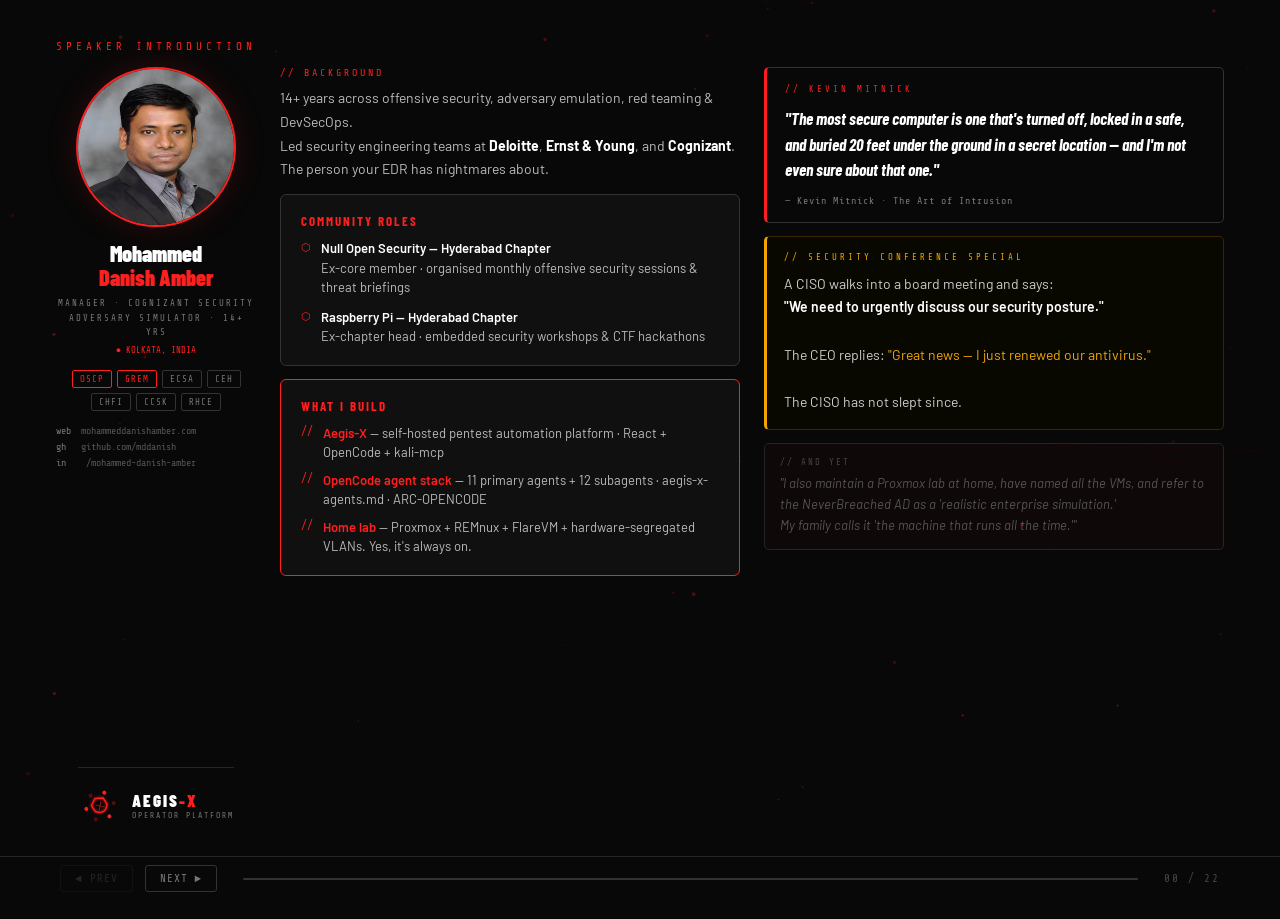
<file: talks/2026/ICETCSDP/agentic-operator-oc-edition.html>
<!DOCTYPE html>
<html lang="en">
<head>
<meta charset="UTF-8">
<meta name="viewport" content="width=device-width, initial-scale=1.0">
<title>The Agentic Operator — OpenCode Edition — Mohammed Danish Amber</title>
<link href="https://fonts.googleapis.com/css2?family=Share+Tech+Mono&family=Barlow:ital,wght@0,400;0,600;0,700;0,900;1,400&family=Barlow+Condensed:wght@700;900&display=swap" rel="stylesheet">
<style>
*{box-sizing:border-box;margin:0;padding:0}
:root{
  --red:#FF1F1F;--red-dim:#cc1a1a;
  --bg:#080808;--bg2:#101010;--bg3:#181818;--bg4:#1e1e1e;
  --border:#252525;--border2:#333;
  --text:#ececec;--muted:#777;--dim:#444;
  --green:#4caf50;--amber:#f0a500;--blue:#7ec8e3;
  --mono:'Share Tech Mono',monospace;
  --head:'Barlow Condensed',sans-serif;
  --body:'Barlow',sans-serif;
}

/* ── RESET & BASE ── */
html,body{height:100%;overflow:hidden;background:var(--bg);color:var(--text);font-family:var(--body);font-size:16px;font-weight:400}
#app{display:block;height:100vh;position:relative;overflow:hidden}

/* ── ANIMATED BACKGROUND ── */
#bg-canvas{position:fixed;inset:0;z-index:0;pointer-events:none;opacity:0.38}

/* ── DECK ── */
#deck{position:absolute;top:0;left:0;right:0;bottom:44px;overflow:hidden;z-index:1}
.slide{position:absolute;inset:0;width:100%;height:100%;display:none;flex-direction:column;padding:40px 56px 28px;opacity:0;transition:opacity 0.3s;overflow:hidden}
.slide.active{display:flex;opacity:1;overflow:hidden}

/* ── TYPOGRAPHY SYSTEM (large-screen tuned) ── */
.slide-label{font-family:var(--mono);font-size:11px;color:var(--red);letter-spacing:4px;text-transform:uppercase;margin-bottom:14px;font-weight:400}
.slide-title{font-family:var(--head);font-size:clamp(34px,4vw,58px);font-weight:900;line-height:1.0;color:#fff;margin-bottom:8px;letter-spacing:-0.5px}
.accent{color:var(--red)}
.slide-sub{font-size:17px;color:var(--muted);font-weight:400;margin-bottom:26px;letter-spacing:0.2px;line-height:1.4}
.content{flex:1;display:flex;flex-direction:column;justify-content:center;gap:0}
.content.top{justify-content:flex-start}
.red-line{width:52px;height:3px;background:var(--red);margin-bottom:18px;border-radius:1px}

/* ── BULLET LIST ── */
.blist{list-style:none;display:flex;flex-direction:column;gap:13px}
.blist li{display:flex;align-items:flex-start;gap:14px;font-size:16px;line-height:1.6;color:var(--text)}
.blist li::before{content:'//';font-family:var(--mono);color:var(--red);font-size:12px;margin-top:3px;flex-shrink:0;letter-spacing:1px}
.blist li strong{color:#fff;font-weight:700}
.blist li em{color:var(--muted);font-style:italic}

/* ── GRID LAYOUTS ── */
.two-col{display:grid;grid-template-columns:1fr 1fr;gap:20px;flex:1}
.three-col{display:grid;grid-template-columns:1fr 1fr 1fr;gap:16px}

/* ── CARDS ── */
.card{background:var(--bg2);border:1px solid var(--border2);border-radius:6px;padding:18px 20px}
.card-title{font-family:var(--head);font-size:13px;font-weight:700;color:var(--red);text-transform:uppercase;letter-spacing:2px;margin-bottom:10px}
.card p{font-size:14px;line-height:1.65;color:#bbb;font-weight:400}
.card p+p{margin-top:7px}
.card.accent-border{border-color:var(--red)}
.card.green-border{border-color:#2d7a2d}
.card.danger-border{border-color:#cc3333}
.card.dark{background:var(--bg3)}

/* ── CODE BLOCK ── */
.code{background:#080808;border:1px solid var(--border2);border-left:3px solid var(--red);border-radius:4px;padding:14px 16px;font-family:var(--mono);font-size:13px;line-height:1.8;color:#ccc;overflow-x:auto;white-space:pre}
.code .k{color:var(--red)}.code .s{color:#82e0a0}.code .c{color:#444}.code .n{color:var(--blue)}

/* ── TABLE ── */
.dtable{width:100%;border-collapse:collapse;font-size:14px}
.dtable th{font-family:var(--mono);font-size:10px;letter-spacing:2px;color:var(--red);border-bottom:1px solid var(--border2);padding:9px 10px;text-align:left;text-transform:uppercase;white-space:nowrap;font-weight:400}
.dtable td{padding:10px 10px;border-bottom:1px solid var(--border);color:#bbb;line-height:1.5;vertical-align:middle}
.dtable tr:last-child td{border-bottom:none}
.dtable td:first-child{color:#fff;font-weight:600}
.dtable tr:hover td{background:rgba(255,31,31,0.03)}
.badge{display:inline-block;font-family:var(--mono);font-size:10px;padding:3px 8px;border-radius:2px;letter-spacing:1px;font-weight:400}
.by{background:#0d2a0d;color:var(--green);border:1px solid #1a4d1a}
.bp{background:#2a1f00;color:var(--amber);border:1px solid #4d3700}

/* ── FLOW BOXES (Think→Act→Observe + Manual Loop) ── */
.flow-row{display:flex;align-items:stretch;gap:0;width:100%}
.flow-box{background:var(--bg2);border:1px solid var(--border2);border-radius:5px;flex:1;text-align:center;display:flex;flex-direction:column;justify-content:center;padding:14px 10px;min-height:72px}
.flow-box.hl{border-color:var(--red);background:rgba(255,31,31,0.04)}
.flow-box .fb-title{font-family:var(--head);font-size:14px;font-weight:700;color:var(--red);text-transform:uppercase;letter-spacing:1px}
.flow-box .fb-desc{font-size:12px;color:#555;margin-top:4px;line-height:1.4}
.flow-arrow{display:flex;align-items:center;justify-content:center;color:var(--red);font-family:var(--mono);font-size:18px;padding:0 8px;flex-shrink:0;font-weight:700}

/* ── KILL CHAIN ── */
.chain-step{display:flex;align-items:flex-start;gap:16px;padding:10px 0;border-bottom:1px solid var(--border)}
.chain-step:last-child{border-bottom:none}
.chain-num{font-family:var(--head);font-size:28px;font-weight:900;color:var(--red);line-height:1;flex-shrink:0;width:32px;margin-top:1px}
.chain-body{flex:1}
.chain-main{font-size:15px;color:#fff;font-weight:600;line-height:1.4}
.chain-aside{font-family:var(--mono);font-size:11px;color:#444;margin-top:2px}

/* ── PROFILE BARS ── */
.prow{display:flex;align-items:center;gap:16px;padding:10px 0;border-bottom:1px solid var(--border)}
.prow:last-child{border-bottom:none}
.pname{font-family:var(--mono);font-size:12px;color:#fff;width:130px;flex-shrink:0;font-weight:400;letter-spacing:1px}
.pbar{flex:1;height:6px;background:var(--border2);border-radius:3px;overflow:hidden}
.pfill-bar{height:100%;border-radius:3px;background:var(--red);transition:width 1s ease}
.plabel{font-size:13px;color:var(--muted);width:220px;flex-shrink:0}

/* ── STACK LINES ── */
.sline{padding:7px 11px;font-family:var(--mono);font-size:13px;color:#777;line-height:1.5;letter-spacing:0.3px}
.sline.hl{background:var(--bg3);color:#ccc}
.sline .r{color:var(--red)}

/* ── VS COLUMNS ── */
.vcol-head{font-family:var(--head);font-size:16px;font-weight:700;text-transform:uppercase;letter-spacing:2px;margin-bottom:13px;border-bottom:1px solid var(--border2);padding-bottom:9px}
.vcol-head.bad{color:#cc3333}.vcol-head.good{color:var(--green)}
.vitem{display:flex;align-items:flex-start;gap:10px;margin-bottom:10px;font-size:14px;color:#bbb;line-height:1.55}
.vitem::before{content:'✗';color:#cc3333;flex-shrink:0;font-size:13px;margin-top:1px}
.vright .vitem::before{content:'✓';color:var(--green)}

/* ── ARCH BOXES ── */
.arch-row{display:flex;align-items:stretch;gap:0;margin-bottom:10px}
.abox{background:var(--bg2);border:1px solid var(--border2);padding:14px 16px;flex:1}
.abox:first-child{border-radius:5px 0 0 5px}
.abox:last-child{border-radius:0 5px 5px 0}
.abox.solo{border-radius:5px}
.abox.acc{border-color:var(--red)}
.abox.danger{border-color:#cc3333}
.ab-title{font-family:var(--mono);font-size:10px;color:var(--red);letter-spacing:2px;margin-bottom:6px;text-transform:uppercase}
.ab-body{font-size:13px;color:#777;line-height:1.55}
.ab-body strong{color:#ccc;font-weight:600}
.aarr{display:flex;align-items:center;justify-content:center;color:var(--red);font-family:var(--mono);font-size:18px;flex-shrink:0;padding:0 6px;font-weight:700}

/* ── IMPL CARDS ── */
.ig{display:grid;grid-template-columns:1fr 1fr;gap:14px}
.icard{background:var(--bg2);border:1px solid var(--border2);border-radius:5px;padding:16px 18px}
.icard.d{border-color:#cc3333}.icard.s{border-color:#2d7a2d}
.icard .ic-head{font-family:var(--head);font-size:13px;font-weight:700;letter-spacing:2px;text-transform:uppercase;margin-bottom:9px}
.icard.d .ic-head{color:#cc3333}.icard.s .ic-head{color:var(--green)}
.icard ul{list-style:none;display:flex;flex-direction:column;gap:7px}
.icard ul li{font-size:13px;color:#999;padding-left:16px;position:relative;line-height:1.5}
.icard.d ul li::before{content:'✗';position:absolute;left:0;color:#cc3333;font-size:11px}
.icard.s ul li::before{content:'✓';position:absolute;left:0;color:var(--green);font-size:11px}

/* ── PILLS ── */
.pill{display:inline-block;font-family:var(--mono);font-size:10px;padding:3px 10px;border-radius:12px;letter-spacing:1px;margin:3px}
.pr{background:#200000;color:var(--red);border:1px solid #4d0000}
.pg{background:var(--bg3);color:#666;border:1px solid var(--border2)}
.pgg{background:#0a1f0a;color:var(--green);border:1px solid #1a4d1a}

/* ── QUOTE ── */
.bquote{font-family:var(--head);font-size:clamp(20px,2.6vw,34px);font-weight:700;line-height:1.3;color:#fff;border-left:4px solid var(--red);padding-left:22px;margin-bottom:18px}
.qsrc{font-family:var(--mono);font-size:11px;color:var(--red);letter-spacing:2px}

/* ── BIG STAT ── */
.big-stat{font-family:var(--head);font-size:48px;font-weight:900;color:var(--red);line-height:1}
.big-label{font-family:var(--mono);font-size:10px;color:var(--muted);letter-spacing:2px;margin-top:3px}

/* ── HUMOR BOX ── */
.humor-box{background:rgba(240,165,0,0.05);border:1px solid rgba(240,165,0,0.2);border-left:3px solid var(--amber);border-radius:4px;padding:11px 15px;font-family:var(--mono);font-size:12px;color:var(--amber);line-height:1.65;margin-top:12px}

/* ── NEVERBREACHED ── */
.nb-site{background:#f5f6fa;border-radius:7px;overflow:hidden;display:flex;flex-direction:column;font-family:'Arial',sans-serif;border:1px solid #ddd}
.nb-nav{background:#1a3a5c;padding:9px 18px;display:flex;align-items:center;justify-content:space-between}
.nb-logo{color:#fff;font-weight:900;font-size:13px;letter-spacing:0.5px}
.nb-navlinks{display:flex;gap:16px}
.nb-navlinks a{color:#9ab;font-size:11px;text-decoration:none}
.nb-hero{background:linear-gradient(135deg,#1a3a5c,#0d2035);padding:22px 24px 18px;text-align:center}
.nb-tagline{color:rgba(255,255,255,0.6);font-size:10px;letter-spacing:4px;text-transform:uppercase;margin-bottom:7px}
.nb-h1{color:#fff;font-size:18px;font-weight:900;margin-bottom:7px;line-height:1.3}
.nb-sub{color:#7ec8e3;font-size:11px;margin-bottom:14px}
.nb-cta{background:#e63946;color:#fff;border:none;padding:8px 20px;font-size:11px;border-radius:3px;font-weight:700;cursor:default;letter-spacing:0.5px}
.nb-stats{display:flex;justify-content:center;gap:28px;margin-top:14px}
.nb-stat .n{color:#FF1F1F;font-weight:900;font-size:18px}
.nb-stat .l{color:#aaa;font-size:9px;letter-spacing:1px}
.nb-features{display:grid;grid-template-columns:1fr 1fr 1fr;gap:8px;padding:12px 16px;background:#fff;flex:1}
.nb-feat{border:1px solid #e5e5e5;border-radius:5px;padding:10px 8px;text-align:center}
.nb-feat .fi{font-size:18px;margin-bottom:5px}
.nb-feat .ft{font-size:10px;font-weight:700;color:#1a3a5c}
.nb-feat .fd{font-size:9px;color:#999;margin-top:3px;line-height:1.3}
.nb-footer{background:#0d1117;padding:7px 16px;display:flex;align-items:center;justify-content:space-between;flex-shrink:0}
.nb-footer span{color:#444;font-size:9px;font-family:monospace}
.nb-footer .nb-secure{color:#4caf50;font-size:9px}

/* ── NAV BAR ── */
#nav{display:flex;align-items:center;justify-content:space-between;padding:10px 60px;border-top:1px solid var(--border);background:var(--bg);z-index:100;position:fixed;bottom:0;left:0;right:0;height:44px}
.nleft{display:flex;align-items:center;gap:12px;flex:1}
.nbtn{background:transparent;border:1px solid var(--border2);color:var(--muted);font-family:var(--mono);font-size:11px;padding:6px 14px;border-radius:3px;cursor:pointer;transition:all 0.15s;letter-spacing:1px}
.nbtn:hover:not(:disabled){border-color:var(--red);color:var(--red)}
.nbtn:disabled{opacity:0.25;cursor:default}
#pbar{flex:1;height:2px;background:var(--border2);border-radius:1px;overflow:hidden;margin:0 14px}
#pfill{height:100%;background:var(--red);border-radius:1px;transition:width 0.3s}
#ptxt{font-family:var(--mono);font-size:11px;color:var(--dim);letter-spacing:2px;white-space:nowrap}




/* ── DECOR SVG ── */
.decor{position:absolute;right:0;bottom:0;opacity:0.04;pointer-events:none;overflow:hidden}

/* ── CONTENT ANIMATIONS ── */
@keyframes pulse-ring {
  0%   { transform:scale(1);   opacity:0.6 }
  100% { transform:scale(1.8); opacity:0   }
}
@keyframes slide-fade-up {
  from { opacity:0; transform:translateY(20px) }
  to   { opacity:1; transform:translateY(0)    }
}
@keyframes fade-in {
  from { opacity:0 }
  to   { opacity:1 }
}
@keyframes draw-line {
  from { stroke-dashoffset:200 }
  to   { stroke-dashoffset:0   }
}
@keyframes glow-pulse {
  0%,100% { box-shadow:0 0 8px rgba(255,31,31,0.2)  }
  50%      { box-shadow:0 0 22px rgba(255,31,31,0.5) }
}

/* Slide enter animation — all direct children stagger in */
.slide.active > * {
  animation: slide-fade-up 0.45s ease both;
}
.slide.active > *:nth-child(1) { animation-delay:0.05s }
.slide.active > *:nth-child(2) { animation-delay:0.12s }
.slide.active > *:nth-child(3) { animation-delay:0.19s }
.slide.active > *:nth-child(4) { animation-delay:0.26s }
.slide.active > *:nth-child(5) { animation-delay:0.33s }

/* Cards shimmer on hover */
.card { transition: border-color 0.2s, box-shadow 0.2s, transform 0.2s }
.card:hover { transform:translateY(-2px); box-shadow:0 4px 24px rgba(255,31,31,0.1) }

/* Flow boxes pulse on active slide */
.slide.active .flow-box.hl { animation: glow-pulse 2.5s ease-in-out infinite 0.5s }

/* Profile bars animate width on enter */
.slide.active .pfill-bar { transition: width 1.2s ease 0.6s }

/* Table rows fade in staggered */
.slide.active .dtable tbody tr {
  animation: fade-in 0.4s ease both;
}
.slide.active .dtable tbody tr:nth-child(1) { animation-delay:0.3s }
.slide.active .dtable tbody tr:nth-child(2) { animation-delay:0.42s }
.slide.active .dtable tbody tr:nth-child(3) { animation-delay:0.54s }
.slide.active .dtable tbody tr:nth-child(4) { animation-delay:0.66s }
.slide.active .dtable tbody tr:nth-child(5) { animation-delay:0.78s }
.slide.active .dtable tbody tr:nth-child(6) { animation-delay:0.90s }
.slide.active .dtable tbody tr:nth-child(7) { animation-delay:1.02s }

/* Kill chain steps stagger */
.slide.active .chain-step {
  animation: slide-fade-up 0.4s ease both;
}
.slide.active .chain-step:nth-child(1)  { animation-delay:0.2s  }
.slide.active .chain-step:nth-child(2)  { animation-delay:0.32s }
.slide.active .chain-step:nth-child(3)  { animation-delay:0.44s }
.slide.active .chain-step:nth-child(4)  { animation-delay:0.56s }
.slide.active .chain-step:nth-child(5)  { animation-delay:0.68s }
.slide.active .chain-step:nth-child(6)  { animation-delay:0.80s }
.slide.active .chain-step:nth-child(7)  { animation-delay:0.92s }

/* Bullet list items stagger */
.slide.active .blist li {
  animation: slide-fade-up 0.4s ease both;
}
.slide.active .blist li:nth-child(1) { animation-delay:0.25s }
.slide.active .blist li:nth-child(2) { animation-delay:0.37s }
.slide.active .blist li:nth-child(3) { animation-delay:0.49s }
.slide.active .blist li:nth-child(4) { animation-delay:0.61s }
.slide.active .blist li:nth-child(5) { animation-delay:0.73s }

/* flow-box stagger */
.slide.active .flow-box {
  animation: slide-fade-up 0.4s ease both;
}
.slide.active .flow-row .flow-box:nth-child(1)  { animation-delay:0.2s  }
.slide.active .flow-row .flow-box:nth-child(3)  { animation-delay:0.35s }
.slide.active .flow-row .flow-box:nth-child(5)  { animation-delay:0.50s }
.slide.active .flow-row .flow-box:nth-child(7)  { animation-delay:0.65s }
.slide.active .flow-row .flow-box:nth-child(9)  { animation-delay:0.80s }
.slide.active .flow-row .flow-box:nth-child(11) { animation-delay:0.95s }

/* impl cards stagger */
.slide.active .icard {
  animation: slide-fade-up 0.4s ease both;
}
.slide.active .icard:nth-child(1) { animation-delay:0.2s  }
.slide.active .icard:nth-child(2) { animation-delay:0.38s }

/* Three-col cards stagger */
.slide.active .three-col .card {
  animation: slide-fade-up 0.4s ease both;
}
.slide.active .three-col .card:nth-child(1) { animation-delay:0.2s  }
.slide.active .three-col .card:nth-child(2) { animation-delay:0.34s }
.slide.active .three-col .card:nth-child(3) { animation-delay:0.48s }
.slide.active .three-col .card:nth-child(4) { animation-delay:0.62s }
.slide.active .three-col .card:nth-child(5) { animation-delay:0.76s }
.slide.active .three-col .card:nth-child(6) { animation-delay:0.90s }

/* Quote slides */
.slide.active .bquote {
  animation: slide-fade-up 0.6s ease both 0.3s;
}

/* Code blocks */
.slide.active .code {
  animation: fade-in 0.5s ease both 0.4s;
}

/* ── AI RED TEAM DIAGRAM SLIDE ── */
.cy-num {
  font-family:var(--head);
  font-size:22px;
  font-weight:900;
  color:#555;
  line-height:1;
}
.cy-title {
  font-family:var(--head);
  font-size:13px;
  font-weight:700;
  color:#ccc;
  text-transform:uppercase;
  letter-spacing:1px;
  line-height:1.3;
}
.cy-body {
  font-size:11.5px;
  color:#666;
  line-height:1.5;
  flex:1;
}
.cy-tag {
  font-family:var(--mono);
  font-size:9px;
  padding:3px 7px;
  border:1px solid;
  border-radius:2px;
  text-align:center;
  letter-spacing:1px;
  margin-top:auto;
  flex-shrink:0;
}
.cy-arrow {
  display:flex;
  align-items:center;
  color:var(--red);
  font-family:var(--mono);
  font-size:14px;
  padding:0 4px;
  flex-shrink:0;
  margin-bottom:20px;
}
.cycle-step {
  background:var(--bg2);
  border:1px solid var(--border);
  border-radius:5px;
  padding:10px 10px 8px;
}
.cycle-step:hover {
  border-color:var(--border2);
  background:var(--bg3);
}

/* BloodHound graph canvas dots */
@keyframes bh-node-pulse {
  0%,100% { r:3 }
  50%      { r:5 }
}


/* ══════════════════════════════════════════════
   SLIDE-SPECIFIC ANIMATED SYMBOLS
══════════════════════════════════════════════ */

/* Terminal cursor blink */
@keyframes blink { 0%,100%{opacity:1} 50%{opacity:0} }
.term-cursor {
  display:inline-block;width:8px;height:16px;
  background:var(--red);vertical-align:middle;
  animation:blink 1s step-end infinite;
  margin-left:2px;border-radius:1px;
}

/* Data packet travelling along a path */
@keyframes packet-travel {
  0%   { left:0%;   opacity:0 }
  10%  { opacity:1 }
  90%  { opacity:1 }
  100% { left:100%; opacity:0 }
}
.data-packet {
  position:absolute;width:8px;height:8px;border-radius:50%;
  background:var(--red);top:50%;transform:translateY(-50%);
  animation:packet-travel 2s linear infinite;
  box-shadow:0 0 6px var(--red);
}

/* Pulse dot */
@keyframes pulse-dot {
  0%,100%{ transform:scale(1);   opacity:0.8 }
  50%    { transform:scale(1.5); opacity:1   }
}
.pulse-dot {
  width:10px;height:10px;border-radius:50%;background:var(--red);
  display:inline-block;animation:pulse-dot 1.4s ease-in-out infinite;
}

/* Typewriter */
@keyframes type-in {
  from { max-width:0 }
  to   { max-width:100% }
}
.typewrite {
  overflow:hidden;white-space:nowrap;
  animation:type-in 0.8s steps(30,end) both;
}

/* Scan line sweep */
@keyframes scan-line {
  0%   { top:-2px }
  100% { top:100% }
}
.scan-line {
  position:absolute;left:0;right:0;height:2px;
  background:linear-gradient(90deg,transparent,var(--red),transparent);
  animation:scan-line 3s linear infinite;pointer-events:none;opacity:0.5;
}

/* Orbit */
@keyframes orbit {
  from { transform:rotate(0deg)   translateX(70px) rotate(0deg)   }
  to   { transform:rotate(360deg) translateX(70px) rotate(-360deg)}
}
@keyframes orbit2 {
  from { transform:rotate(120deg)  translateX(70px) rotate(-120deg)  }
  to   { transform:rotate(480deg)  translateX(70px) rotate(-480deg)  }
}
@keyframes orbit3 {
  from { transform:rotate(240deg)  translateX(70px) rotate(-240deg)  }
  to   { transform:rotate(600deg)  translateX(70px) rotate(-600deg)  }
}
.orbit-wrap {
  position:relative;width:160px;height:160px;
  flex-shrink:0;
}
.orbit-center {
  position:absolute;top:50%;left:50%;
  transform:translate(-50%,-50%);
  width:44px;height:44px;border-radius:50%;
  background:rgba(255,31,31,0.12);border:2px solid var(--red);
  display:flex;align-items:center;justify-content:center;
  font-family:var(--head);font-size:13px;font-weight:900;color:var(--red);
  z-index:2;
}
.orbit-ring {
  position:absolute;top:50%;left:50%;
  width:140px;height:140px;border-radius:50%;
  border:1px solid rgba(255,31,31,0.15);
  transform:translate(-50%,-50%);
}
.orbit-item {
  position:absolute;top:50%;left:50%;
  width:28px;height:28px;border-radius:50%;margin:-14px;
  background:var(--bg2);border:1px solid var(--border2);
  display:flex;align-items:center;justify-content:center;
  font-size:11px;
}
.orbit-item.o1 { animation:orbit  6s linear infinite; }
.orbit-item.o2 { animation:orbit2 6s linear infinite; }
.orbit-item.o3 { animation:orbit3 6s linear infinite; }

/* Warning flicker on OOTB cards */
@keyframes flicker-border {
  0%,100%{ border-color:var(--border2) }
  50%    { border-color:rgba(255,31,31,0.4) }
}
.warn-flicker { animation:flicker-border 2.5s ease-in-out infinite; }
.warn-flicker:nth-child(2) { animation-delay:0.6s }
.warn-flicker:nth-child(3) { animation-delay:1.2s }
.warn-flicker:nth-child(4) { animation-delay:1.8s }

/* Stack flow arrow pulse */
@keyframes arrow-pulse {
  0%,100%{ opacity:0.4; transform:translateY(0)   }
  50%    { opacity:1;   transform:translateY(3px)  }
}
.stack-arrow { animation:arrow-pulse 1.6s ease-in-out infinite; }

/* Loop spinner */
@keyframes spin-loop {
  from { transform:rotate(0deg)   }
  to   { transform:rotate(360deg) }
}
.loop-spinner {
  width:18px;height:18px;border:2px solid rgba(255,31,31,0.2);
  border-top-color:var(--red);border-radius:50%;
  animation:spin-loop 1.2s linear infinite;
  flex-shrink:0;
}

/* Tick counter */
@keyframes count-up {
  from { opacity:0; transform:translateY(6px) }
  to   { opacity:1; transform:translateY(0)   }
}

/* MCP signal packet */
@keyframes mcp-bounce {
  0%   { left:10%; top:50%; opacity:0 }
  20%  { opacity:1 }
  50%  { left:50%; top:20% }
  80%  { opacity:1 }
  100% { left:90%; top:50%; opacity:0 }
}
.mcp-packet {
  position:absolute;width:7px;height:7px;border-radius:50%;
  background:#7ec8e3;box-shadow:0 0 5px #7ec8e3;
  animation:mcp-bounce 1.8s ease-in-out infinite;
}

/* Data stream dots */
@keyframes stream-dot {
  0%   { left:-5%; opacity:0 }
  10%  { opacity:1 }
  90%  { opacity:1 }
  100% { left:105%; opacity:0 }
}
.stream-dot {
  position:absolute;height:4px;width:4px;border-radius:50%;
  background:var(--red);top:50%;transform:translateY(-50%);
  animation:stream-dot 1.5s linear infinite;
}
.stream-dot:nth-child(2){ animation-delay:0.5s;background:#f0a500; }
.stream-dot:nth-child(3){ animation-delay:1s;  background:#4caf50; }

/* Target crosshair */
@keyframes crosshair-spin {
  from { transform:rotate(0deg)   }
  to   { transform:rotate(360deg) }
}
@keyframes crosshair-pulse {
  0%,100%{ transform:scale(1);   opacity:0.6 }
  50%    { transform:scale(1.15);opacity:1   }
}
.crosshair {
  width:36px;height:36px;position:relative;flex-shrink:0;
  animation:crosshair-pulse 1.8s ease-in-out infinite;
}
.crosshair svg { width:100%;height:100% }

/* Shield vs broken shield */
@keyframes shield-shake {
  0%,100%{ transform:translateX(0)   }
  20%    { transform:translateX(-3px) }
  40%    { transform:translateX(3px)  }
  60%    { transform:translateX(-2px) }
  80%    { transform:translateX(2px)  }
}
.shield-broken { animation:shield-shake 2s ease-in-out infinite 0.5s; }

/* Typewriter on chain steps — applied via JS */
.chain-main.typed { overflow:hidden }

/* Lock icon */
@keyframes lock-click {
  0%,100%{ transform:scale(1)    }
  50%    { transform:scale(0.88) }
}
.lock-icon { animation:lock-click 2s ease-in-out infinite; display:inline-block; }

/* Final slide scan */
.final-scan-wrap { position:relative;overflow:hidden }


/* Cycle pills on title slide */
.cycle-pill {
  display:flex;align-items:center;gap:8px;
  background:rgba(0,0,0,0.4);
  border:1px solid;border-radius:3px;
  padding:5px 12px;font-family:var(--mono);
}
.cp-dot {
  width:7px;height:7px;border-radius:50%;
  animation:pulse-dot 1.2s ease-in-out infinite;
  flex-shrink:0;
}
.cp-label { font-size:10px;color:var(--muted);letter-spacing:1px }
.cp-status { font-size:10px;color:var(--red);letter-spacing:1px }


/* Aegis-X mini logo on every slide */
.aegis-mini-canvas { display:block; }

</style>

</head>
<body>

<div id="app">

<!-- ANIMATED BACKGROUND CANVAS -->
<canvas id="bg-canvas"></canvas>

<div id="deck">

<!-- ════════════════════════════════════════════════════
     SLIDE 00 — SPEAKER INTRO
════════════════════════════════════════════════════ -->
<div class="slide" id="s00">
  <div class="slide-label">Speaker Introduction</div>
  <div style="display:grid;grid-template-columns:200px 1fr 1fr;gap:24px;flex:1;align-items:start;min-height:0">

    <!-- PHOTO + IDENTITY -->
    <div style="display:flex;flex-direction:column;align-items:center;gap:14px;height:100%;justify-content:space-between">
      <div style="width:160px;height:160px;border-radius:50%;border:2px solid var(--red);overflow:hidden;flex-shrink:0;box-shadow:0 0 32px rgba(255,31,31,0.15)">
        <img src="[data-uri]" style="width:100%;height:100%;object-fit:cover;object-position:top center" alt="Mohammed Danish Amber"/>
      </div>
      <div style="text-align:center">
        <div style="font-family:var(--head);font-size:22px;font-weight:900;color:#fff;line-height:1.1">Mohammed<br><span style="color:var(--red)">Danish Amber</span></div>
        <div style="font-family:var(--mono);font-size:9px;color:var(--muted);letter-spacing:2px;margin-top:7px;line-height:1.6">MANAGER · COGNIZANT SECURITY<br>ADVERSARY SIMULATOR · 14+ YRS</div>
        <div style="font-family:var(--mono);font-size:9px;color:var(--red);margin-top:5px">● KOLKATA, INDIA</div>
      </div>
      <div style="display:flex;gap:5px;flex-wrap:wrap;justify-content:center">
        <span style="font-family:var(--mono);font-size:9px;padding:3px 7px;border:1px solid var(--red);color:var(--red);border-radius:2px;letter-spacing:1px">OSCP</span>
        <span style="font-family:var(--mono);font-size:9px;padding:3px 7px;border:1px solid var(--red);color:var(--red);border-radius:2px;letter-spacing:1px">GREM</span>
        <span style="font-family:var(--mono);font-size:9px;padding:3px 7px;border:1px solid var(--border2);color:var(--muted);border-radius:2px;letter-spacing:1px">ECSA</span>
        <span style="font-family:var(--mono);font-size:9px;padding:3px 7px;border:1px solid var(--border2);color:var(--muted);border-radius:2px;letter-spacing:1px">CEH</span>
        <span style="font-family:var(--mono);font-size:9px;padding:3px 7px;border:1px solid var(--border2);color:var(--muted);border-radius:2px;letter-spacing:1px">CHFI</span>
        <span style="font-family:var(--mono);font-size:9px;padding:3px 7px;border:1px solid var(--border2);color:var(--muted);border-radius:2px;letter-spacing:1px">CCSK</span>
        <span style="font-family:var(--mono);font-size:9px;padding:3px 7px;border:1px solid var(--border2);color:var(--muted);border-radius:2px;letter-spacing:1px">RHCE</span>
      </div>
      <div style="display:flex;flex-direction:column;gap:5px;width:100%">
        <div style="font-family:var(--mono);font-size:10px;color:#555"><span style="color:var(--muted)">web</span> &nbsp;mohammeddanishamber.com</div>
        <div style="font-family:var(--mono);font-size:10px;color:#555"><span style="color:var(--muted)">gh &nbsp;</span> github.com/mddanish</div>
        <div style="font-family:var(--mono);font-size:10px;color:#555"><span style="color:var(--muted)">in &nbsp;&nbsp;</span> /mohammed-danish-amber</div>
      </div>

      <!-- AEGIS-X LOGO bottom -->
      <div style="display:flex;align-items:center;gap:10px;margin-top:auto;padding-top:16px;border-top:1px solid var(--border)">
        <canvas id="aegis-canvas-s00" width="44" height="44" style="flex-shrink:0"></canvas>
        <div>
          <div style="font-family:var(--head);font-size:17px;font-weight:900;color:#fff;letter-spacing:2px;line-height:1">AEGIS<span style="color:var(--red)">-X</span></div>
          <div style="font-family:var(--mono);font-size:8px;color:var(--muted);letter-spacing:2px;margin-top:2px">OPERATOR PLATFORM</div>
        </div>
      </div>

    </div>

    <!-- MIDDLE: BIO + COMMUNITY + WHAT I BUILD -->
    <div style="display:flex;flex-direction:column;gap:13px">
      <div>
        <div style="font-family:var(--mono);font-size:10px;color:var(--red);letter-spacing:3px;margin-bottom:8px">// BACKGROUND</div>
        <div style="font-size:14px;color:#bbb;line-height:1.7;font-weight:400">14+ years across offensive security, adversary emulation, red teaming &amp; DevSecOps.<br>Led security engineering teams at <strong style="color:#fff">Deloitte</strong>, <strong style="color:#fff">Ernst &amp; Young</strong>, and <strong style="color:#fff">Cognizant</strong>.<br>The person your EDR has nightmares about.</div>
      </div>
      <div class="card">
        <div class="card-title">Community Roles</div>
        <div style="display:flex;flex-direction:column;gap:10px">
          <div style="display:flex;align-items:flex-start;gap:10px">
            <span style="color:var(--red);font-family:var(--mono);font-size:11px;flex-shrink:0;margin-top:2px">⬡</span>
            <div style="font-size:13px;color:#bbb;line-height:1.5"><span style="color:#fff;font-weight:600">Null Open Security — Hyderabad Chapter</span><br>Ex-core member · organised monthly offensive security sessions &amp; threat briefings</div>
          </div>
          <div style="display:flex;align-items:flex-start;gap:10px">
            <span style="color:var(--red);font-family:var(--mono);font-size:11px;flex-shrink:0;margin-top:2px">⬡</span>
            <div style="font-size:13px;color:#bbb;line-height:1.5"><span style="color:#fff;font-weight:600">Raspberry Pi — Hyderabad Chapter</span><br>Ex-chapter head · embedded security workshops &amp; CTF hackathons</div>
          </div>
        </div>
      </div>
      <div class="card accent-border">
        <div class="card-title">What I Build</div>
        <div style="display:flex;flex-direction:column;gap:8px">
          <div style="display:flex;gap:10px;font-size:13px;color:#bbb;line-height:1.5"><span style="color:var(--red);font-family:var(--mono);font-size:11px;flex-shrink:0">//</span><div><span style="color:var(--red);font-weight:600">Aegis-X</span> — self-hosted pentest automation platform · React + OpenCode + kali-mcp</div></div>
          <div style="display:flex;gap:10px;font-size:13px;color:#bbb;line-height:1.5"><span style="color:var(--red);font-family:var(--mono);font-size:11px;flex-shrink:0">//</span><div><span style="color:var(--red);font-weight:600">OpenCode agent stack</span> — 11 primary agents + 12 subagents · aegis-x-agents.md · ARC-OPENCODE</div></div>
          <div style="display:flex;gap:10px;font-size:13px;color:#bbb;line-height:1.5"><span style="color:var(--red);font-family:var(--mono);font-size:11px;flex-shrink:0">//</span><div><span style="color:var(--red);font-weight:600">Home lab</span> — Proxmox + REMnux + FlareVM + hardware-segregated VLANs. Yes, it's always on.</div></div>
        </div>
      </div>
    </div>

    <!-- RIGHT: MITNICK QUOTE + JOKE -->
    <div style="display:flex;flex-direction:column;gap:13px">
      <div style="background:#080808;border:1px solid var(--border2);border-left:3px solid var(--red);border-radius:5px;padding:16px 18px">
        <div style="font-family:var(--mono);font-size:9px;color:var(--red);letter-spacing:3px;margin-bottom:12px">// KEVIN MITNICK</div>
        <div style="font-family:var(--head);font-size:17px;font-weight:700;color:#fff;line-height:1.5;font-style:italic">"The most secure computer is one that's turned off, locked in a safe, and buried 20 feet under the ground in a secret location — and I'm not even sure about that one."</div>
        <div style="font-family:var(--mono);font-size:10px;color:var(--muted);margin-top:12px;letter-spacing:1px">— Kevin Mitnick · The Art of Intrusion</div>
      </div>
      <div style="background:#090800;border:1px solid rgba(240,165,0,0.2);border-left:3px solid var(--amber);border-radius:5px;padding:15px 17px">
        <div style="font-family:var(--mono);font-size:9px;color:var(--amber);letter-spacing:3px;margin-bottom:10px">// SECURITY CONFERENCE SPECIAL</div>
        <div style="font-size:14px;color:#ccc;line-height:1.7">A CISO walks into a board meeting and says:<br><span style="color:#fff;font-weight:600">"We need to urgently discuss our security posture."</span><br><br>The CEO replies: <span style="color:var(--amber);">"Great news — I just renewed our antivirus."</span><br><br>The CISO has not slept since.</div>
      </div>
      <div style="background:rgba(255,31,31,0.03);border:1px solid var(--border);border-radius:5px;padding:13px 15px">
        <div style="font-family:var(--mono);font-size:9px;color:var(--dim);letter-spacing:2px;margin-bottom:6px">// AND YET</div>
        <div style="font-size:13px;color:#555;font-style:italic;line-height:1.6">"I also maintain a Proxmox lab at home, have named all the VMs, and refer to the NeverBreached AD as a 'realistic enterprise simulation.'<br>My family calls it 'the machine that runs all the time.'"</div>
      </div>
    </div>

  </div>
</div>

<!-- ════════════════════════════════════════════════════
     SLIDE 01 — TITLE
════════════════════════════════════════════════════ -->
<div class="slide" id="s01">
  <!-- ── AEGIS-X LOGO top-left ── -->
  <div id="aegis-logo" style="position:absolute;top:22px;left:56px;display:flex;align-items:center;gap:12px;z-index:10">
    <canvas id="aegis-canvas" width="52" height="52" style="flex-shrink:0"></canvas>
    <div>
      <div style="font-family:var(--head);font-size:20px;font-weight:900;color:#fff;letter-spacing:2px;line-height:1">AEGIS<span style="color:var(--red)">-X</span> <span style="font-size:12px;color:var(--muted);font-weight:400">OPENCODE EDITION</span></div>
      <div style="font-family:var(--mono);font-size:8px;color:var(--muted);letter-spacing:3px;margin-top:2px">OPERATOR PLATFORM</div>
    </div>
  </div>



  <!-- ── MAIN LAYOUT: left text + right animation panels ── -->
  <div style="display:grid;grid-template-columns:1fr 420px;gap:0;flex:1;align-items:center;padding-top:20px">

    <!-- LEFT: Title block -->
    <div style="display:flex;flex-direction:column;justify-content:center">
      <div class="red-line"></div>
      <div style="margin-bottom:18px">
        <div style="font-family:var(--mono);font-size:9px;color:var(--red);letter-spacing:3px;margin-bottom:5px">PRESENTED AT</div>
        <div style="font-family:var(--body);font-size:13px;color:#ccc;font-weight:600;line-height:1.5">International Conference on Emerging Trends<br>in Cyber Security &amp; Digital Protection</div>
        <div style="font-family:var(--mono);font-size:10px;color:var(--muted);margin-top:4px;letter-spacing:2px">ICETCSDP 2026 &nbsp;·&nbsp; JUNE 2026</div>
      </div>
      <div style="font-family:var(--head);font-size:clamp(44px,6vw,78px);font-weight:900;line-height:0.95;color:#fff;margin-bottom:14px;letter-spacing:-1px">The <span class="accent">Agentic</span><br>Operator</div>
      <div style="font-family:var(--head);font-size:clamp(18px,2.2vw,28px);font-weight:700;color:#ccc;letter-spacing:3px;margin-bottom:28px;line-height:1.2">AUTOMATING ADVERSARIAL REASONING<br>WITH LOCAL AI</div>
      <div style="font-size:14px;color:var(--dim)">Mohammed Danish Amber &nbsp;·&nbsp; <span style="color:var(--red)">Manager, Cognizant Security</span></div>
      <div style="font-family:var(--mono);font-size:10px;color:var(--muted);margin-top:6px;letter-spacing:1px">OpenCode Edition &nbsp;·&nbsp; 11 Primary Agents &nbsp;·&nbsp; 12 Sub-Agents</div>

      <!-- ── CYCLE PILLS ── -->
      <div style="display:flex;gap:10px;margin-top:22px;flex-wrap:wrap">
        <div id="pill-llm" class="cycle-pill" style="border-color:var(--red)">
          <span class="cp-dot" style="background:var(--red)"></span>
          <span class="cp-label">LLM REASONING CYCLE</span>
          <span class="cp-status" id="llm-status">ACTIVE</span>
        </div>
        <div id="pill-rt" class="cycle-pill" style="border-color:#f0a500">
          <span class="cp-dot" style="background:#f0a500"></span>
          <span class="cp-label">RED TEAM CYCLE</span>
          <span class="cp-status" id="rt-status" style="color:#f0a500">ACTIVE</span>
        </div>
        <div class="cycle-pill" style="border-color:#7ec8e3">
          <span class="cp-dot" style="background:#7ec8e3;animation-delay:0.3s"></span>
          <span class="cp-label">EDR EVASION CYCLE</span>
          <span class="cp-status" style="color:#7ec8e3">ACTIVE</span>
        </div>
        <div class="cycle-pill" style="border-color:#4caf50">
          <span class="cp-dot" style="background:#4caf50;animation-delay:0.6s"></span>
          <span class="cp-label">OPERATOR LOOP</span>
          <span class="cp-status" style="color:#4caf50">ACTIVE</span>
        </div>
      </div>
    </div>

    <!-- RIGHT: Four animation canvases in 2x2 grid -->
    <div style="display:grid;grid-template-columns:1fr 1fr;grid-template-rows:1fr 1fr;gap:10px;height:100%;padding:0 0 0 16px">

      <!-- LLM CYCLE canvas -->
      <div style="background:var(--bg2);border:1px solid var(--border2);border-top:2px solid var(--red);border-radius:5px;padding:10px 14px;flex:1;min-height:0;position:relative;overflow:hidden">
        <div style="font-family:var(--mono);font-size:9px;color:var(--red);letter-spacing:3px;margin-bottom:6px">// LLM REASONING CYCLE</div>
        <canvas id="llm-cycle-canvas" style="width:100%;height:calc(100% - 24px);display:block"></canvas>
      </div>

      <!-- RED TEAM CYCLE canvas -->
      <div style="background:var(--bg2);border:1px solid var(--border2);border-top:2px solid #f0a500;border-radius:5px;padding:10px 14px;flex:1;min-height:0;position:relative;overflow:hidden">
        <div style="font-family:var(--mono);font-size:9px;color:#f0a500;letter-spacing:3px;margin-bottom:6px">// RED TEAM ATTACK CYCLE</div>
        <canvas id="rt-cycle-canvas" style="width:100%;height:calc(100% - 24px);display:block"></canvas>
      </div>

      <!-- EDR EVASION CYCLE canvas -->
      <div style="background:var(--bg2);border:1px solid var(--border2);border-top:2px solid #7ec8e3;border-radius:5px;padding:10px 14px;min-height:0;position:relative;overflow:hidden">
        <div style="font-family:var(--mono);font-size:9px;color:#7ec8e3;letter-spacing:3px;margin-bottom:6px">// EDR EVASION CYCLE</div>
        <canvas id="edr-cycle-canvas" style="width:100%;height:calc(100% - 24px);display:block"></canvas>
      </div>

      <!-- OPERATOR LOOP canvas -->
      <div style="background:var(--bg2);border:1px solid var(--border2);border-top:2px solid #4caf50;border-radius:5px;padding:10px 14px;min-height:0;position:relative;overflow:hidden">
        <div style="font-family:var(--mono);font-size:9px;color:#4caf50;letter-spacing:3px;margin-bottom:6px">// OPERATOR CONTROL LOOP</div>
        <canvas id="op-cycle-canvas" style="width:100%;height:calc(100% - 24px);display:block"></canvas>
      </div>

    </div>
  </div>
</div>


<!-- ════════════════════════════════════════════════════
     SLIDE 02 — THE QUESTION
════════════════════════════════════════════════════ -->
<div class="slide" id="s02">
  <div style="position:absolute;top:18px;right:56px;display:flex;align-items:center;gap:8px;z-index:10;pointer-events:none">
    <canvas class="aegis-mini-canvas" width="32" height="32" style="flex-shrink:0"></canvas>
    <div><div style="font-family:var(--head);font-size:14px;font-weight:900;color:#fff;letter-spacing:2px;line-height:1">AEGIS<span style="color:var(--red)">-X</span></div></div>
  </div>
  <div class="slide-label">Section 1 — The Hook</div>
  <div class="slide-title">What if your tools could <span class="accent">think?</span></div>
  <div class="slide-sub">The gap between tool output and next action is entirely human</div>
  <div class="content">
    <div class="two-col" style="align-items:center;gap:32px">
      <ul class="blist">
        <li>Run nmap → read 2,000 lines → decide what matters → run next tool</li>
        <li>That gap: where speed is lost, fatigue creeps in, engagements repeat</li>
        <li>The <strong>tools</strong> aren't the bottleneck — <strong>you</strong> are</li>
        <li>What changes when local AI sits in that gap — <strong>autonomously?</strong></li>
      </ul>
      <div style="text-align:center">
        <div style="font-family:var(--mono);font-size:10px;color:var(--muted);letter-spacing:3px;margin-bottom:14px">TODAY'S LOOP</div>
        <div style="display:flex;flex-direction:column;gap:4px;font-family:var(--mono);font-size:12px;width:200px;margin:0 auto">
          <div style="background:var(--bg2);border:1px solid var(--border2);padding:10px 18px;color:#ccc;border-radius:4px;text-align:center">RUN TOOL</div>
          <div style="color:var(--red);text-align:center;font-size:11px;padding:2px 0">↓ human parses</div>
          <div style="background:var(--bg2);border:1px solid var(--border2);padding:10px 18px;color:#ccc;border-radius:4px;text-align:center">READ OUTPUT</div>
          <div style="color:var(--red);text-align:center;font-size:11px;padding:2px 0">↓ human decides</div>
          <div style="background:var(--bg2);border:1px solid var(--border2);padding:10px 18px;color:#ccc;border-radius:4px;text-align:center">NEXT ACTION</div>
          <div style="color:var(--red);text-align:center;font-size:11px;padding:2px 0">↓ human types</div>
          <div style="background:rgba(255,31,31,0.08);border:1px solid var(--red);padding:10px 18px;color:var(--red);border-radius:4px;text-align:center;font-weight:700">REPEAT ∞<span class="term-cursor"></span></div>
        </div>
      </div>
    </div>
    <div class="humor-box">💡 Fun fact: The average pentester spends 40% of their time reading logs and 60% wondering why their nmap is still running.</div>
  </div>
</div>

<!-- ════════════════════════════════════════════════════
     SLIDE 03 — MANUAL LOOP
════════════════════════════════════════════════════ -->
<div class="slide" id="s03">
  <div style="position:absolute;top:18px;right:56px;display:flex;align-items:center;gap:8px;z-index:10;pointer-events:none">
    <canvas class="aegis-mini-canvas" width="32" height="32" style="flex-shrink:0"></canvas>
    <div><div style="font-family:var(--head);font-size:14px;font-weight:900;color:#fff;letter-spacing:2px;line-height:1">AEGIS<span style="color:var(--red)">-X</span></div></div>
  </div>
  <div class="slide-label">Section 2 — The Landscape</div>
  <div class="slide-title">The <span class="accent">Manual</span> Operator Loop</div>
  <div class="slide-sub">Standard engagement flow — unchanged for 15 years</div>
  <div class="content">
    <div class="flow-row" style="margin-bottom:18px;position:relative"><div style="position:absolute;top:50%;left:0;right:0;height:2px;pointer-events:none;overflow:hidden"><div class="stream-dot"></div><div class="stream-dot"></div><div class="stream-dot"></div></div>
      <div class="flow-box"><div class="fb-title">Recon</div><div class="fb-desc">Passive intel<br>OSINT</div></div>
      <div class="flow-arrow">→</div>
      <div class="flow-box"><div class="fb-title">Enumerate</div><div class="fb-desc">Services<br>Users</div></div>
      <div class="flow-arrow">→</div>
      <div class="flow-box"><div class="fb-title">Analyse</div><div class="fb-desc">Interpret<br>output</div></div>
      <div class="flow-arrow">→</div>
      <div class="flow-box"><div class="fb-title">Exploit</div><div class="fb-desc">Controlled<br>action</div></div>
      <div class="flow-arrow">→</div>
      <div class="flow-box"><div class="fb-title">Pivot</div><div class="fb-desc">Lateral<br>move</div></div>
      <div class="flow-arrow">→</div>
      <div class="flow-box"><div class="fb-title">Report</div><div class="fb-desc">Document<br>findings</div></div>
    </div>
    <div style="text-align:center;font-family:var(--mono);font-size:10px;color:var(--red);letter-spacing:4px;margin-bottom:20px;font-weight:400">↑ &nbsp; HUMAN DECISION NODE AT EVERY STEP &nbsp; ↑</div>
    <ul class="blist">
      <li>Each step produces output the operator must <strong>mentally parse in real time</strong></li>
      <li>Blocked attempt → read error, look up technique, try alternative — all manually</li>
      <li>3 targets, 6 scopes, 1 operator → <strong>cognitive load is the constraint</strong></li>
      <li>This is not a tools problem. This is a <strong>throughput problem.</strong></li>
    </ul>
    <div class="humor-box">⚠ "The methodology was solid. The execution was a grind." — every red teamer, after their 4th engagement this month.</div>
  </div>
</div>

<!-- ════════════════════════════════════════════════════
     SLIDE 04 — SCRIPTS TO REASONING
════════════════════════════════════════════════════ -->
<div class="slide" id="s04">
  <div style="position:absolute;top:18px;right:56px;display:flex;align-items:center;gap:8px;z-index:10;pointer-events:none">
    <canvas class="aegis-mini-canvas" width="32" height="32" style="flex-shrink:0"></canvas>
    <div><div style="font-family:var(--head);font-size:14px;font-weight:900;color:#fff;letter-spacing:2px;line-height:1">AEGIS<span style="color:var(--red)">-X</span></div></div>
  </div>
  <div class="slide-label">Section 2 — The Landscape</div>
  <div class="slide-title">From <span class="accent">Scripts</span> to Reasoning</div>
  <div class="slide-sub">A paradigm shift in automated operations</div>
  <div class="content">
    <div class="two-col" style="margin-bottom:16px;gap:28px">
      <div>
        <div class="vcol-head bad">Scripts — Old Way</div>
        <div class="vitem">If-this-then-that — pre-scripted, rigid logic</div>
        <div class="vitem">Break on any unexpected output</div>
        <div class="vitem">No awareness of <em>why</em> something failed</div>
        <div class="vitem">Port 445 open → run enum4linux. Always.</div>
        <div class="vitem">Zero adaptability against live defences</div>
      </div>
      <div class="vright">
        <div class="vcol-head good">Agents — New Way</div>
        <div class="vitem">Read output, understand context, decide, act</div>
        <div class="vitem">Failure is data — triggers re-reasoning cycle</div>
        <div class="vitem">Understands <em>why</em> it was blocked</div>
        <div class="vitem">EDR block → pivots to in-memory execution</div>
        <div class="vitem">Adapts TTPs on the fly, autonomously</div>
      </div>
    </div>
    <div class="card accent-border">
      <p style="font-family:var(--mono);font-size:13px;color:#bbb;line-height:1.8">"Moving beyond <span class="accent">if-this-then-that</span> scripts to <span style="color:#fff">the-environment-is-this-therefore-I-should-act-thus</span> agents.<br>The transition from <em>running tools</em> to <span class="accent">building operators.</span>"</p>
    </div>
  </div>
</div>

<!-- ════════════════════════════════════════════════════
     SLIDE 05 — WHY LOCAL AI
════════════════════════════════════════════════════ -->
<div class="slide" id="s05">
  <div style="position:absolute;top:18px;right:56px;display:flex;align-items:center;gap:8px;z-index:10;pointer-events:none">
    <canvas class="aegis-mini-canvas" width="32" height="32" style="flex-shrink:0"></canvas>
    <div><div style="font-family:var(--head);font-size:14px;font-weight:900;color:#fff;letter-spacing:2px;line-height:1">AEGIS<span style="color:var(--red)">-X</span></div></div>
  </div>
  <div class="slide-label">Section 2 — The Landscape</div>
  <div class="slide-title">Why <span class="accent">Local AI</span></div>
  <div class="slide-sub">OpSec is non-negotiable — public APIs are an immediate liability</div>
  <div class="content">
    <div class="two-col" style="margin-bottom:14px;gap:20px">
      <div class="card danger-border">
        <div class="card-title" style="color:#cc3333">Public API — High Risk ✗</div>
        <ul class="blist" style="gap:9px">
          <li>AD graph topology leaves your network</li>
          <li>Internal hostnames &amp; IPs transmitted externally</li>
          <li>Harvested credentials sent to 3rd party servers</li>
          <li>Vulnerability details logged and retained</li>
          <li>Safety filters refuse offensive security queries</li>
        </ul>
      </div>
      <div class="card green-border">
        <div class="card-title" style="color:var(--green)">Local Inference — OpSec Safe <span class="lock-icon">🔒</span></div>
        <ul class="blist" style="gap:9px">
          <li><strong>Zero external traffic</strong> — no API calls, ever</li>
          <li>All sensitive data stays in your infrastructure</li>
          <li>Air-gapped capable — no internet dependency</li>
          <li>Unrestricted — no commercial safety filters</li>
          <li>Hardware: GTX 860M / 16GB RAM — <strong>commodity</strong></li>
        </ul>
      </div>
    </div>
    <div class="humor-box">🔒 "Sending your client's AD topology to OpenAI to help you hack them is both an OpSec failure AND a uniquely creative business model." — please don't do this.</div>
  </div>
</div>

<!-- ════════════════════════════════════════════════════
     SLIDE 06 — FRAMEWORK MAP
════════════════════════════════════════════════════ -->
<div class="slide" id="s06">
  <div style="position:absolute;top:18px;right:56px;display:flex;align-items:center;gap:8px;z-index:10;pointer-events:none">
    <canvas class="aegis-mini-canvas" width="32" height="32" style="flex-shrink:0"></canvas>
    <div><div style="font-family:var(--head);font-size:14px;font-weight:900;color:#fff;letter-spacing:2px;line-height:1">AEGIS<span style="color:var(--red)">-X</span></div></div>
  </div>
  <div class="slide-label">Section 3 — The Agent Landscape</div>
  <div class="slide-title">Open-Source Agent <span class="accent">Frameworks</span></div>
  <div class="slide-sub">A quick map of the ecosystem — mid-2025 onwards</div>
  <div class="content top">
    <table class="dtable" style="margin-bottom:14px">
      <thead><tr><th>Framework</th><th>Built For</th><th>Agents / SubAgents</th><th>Skills</th><th>MCP</th><th>Offensive Ready</th></tr></thead>
      <tbody>
        <tr style="background:rgba(255,31,31,0.04)"><td style="color:var(--red)">OpenCode ★</td><td>Terminal coding agent</td><td>Plan + Build dual-agent</td><td>Via custom commands</td><td>✓ SSE + stdio</td><td><span class="badge by">THIS BUILD</span></td></tr>
        <tr><td>Hermes Agent</td><td>Self-improving persistent agent</td><td>✓ Subordinate agents</td><td>✓ Native skill system</td><td>✓ 70+ tools + MCP</td><td><span class="badge bp">PARTIAL</span></td></tr>
        <tr><td>Agent Zero</td><td>General-purpose autonomous</td><td>✓ Hierarchical sub-agents</td><td>Via prompt profiles</td><td>✓ MCP server + client</td><td><span class="badge bp">IGI FORK</span></td></tr>
        <tr><td>DarkMoon</td><td>Purpose-built pentest engine</td><td>✓ 18 specialist agents</td><td>Implicit in agent roles</td><td>✓ Security gatekeeper</td><td><span class="badge by">YES</span></td></tr>
      </tbody>
    </table>
    <div class="card accent-border" style="margin-bottom:12px">
      <p>All share a common foundation: <strong style="color:#fff">Agents/SubAgents → Skills → MCP → Tools.</strong> None are plug-and-play for offensive ops without modification — <span class="accent">that gap is why this build exists.</span></p>
    </div>
    <div class="humor-box">📅 DarkMoon launched publicly while I was finishing this talk. So yes — I built the same thing manually that a team productised over 6 months. Totally fine. Totally.</div>
  </div>
</div>

<!-- ════════════════════════════════════════════════════
     SLIDE 07 — BUILDING BLOCKS
════════════════════════════════════════════════════ -->
<div class="slide" id="s07">
  <div style="position:absolute;top:18px;right:56px;display:flex;align-items:center;gap:8px;z-index:10;pointer-events:none">
    <canvas class="aegis-mini-canvas" width="32" height="32" style="flex-shrink:0"></canvas>
    <div><div style="font-family:var(--head);font-size:14px;font-weight:900;color:#fff;letter-spacing:2px;line-height:1">AEGIS<span style="color:var(--red)">-X</span></div></div>
  </div>
  <div class="slide-label">Section 3 — The Agent Landscape</div>
  <div class="slide-title">The Common <span class="accent">Building Blocks</span></div>
  <div class="slide-sub">Agents.md · Skills.md · MCP · Tools — anatomy of every agent framework</div>
  <div class="content top" style="overflow:hidden;min-height:0">
    <div class="two-col" style="gap:16px;flex:1;min-height:0;overflow:hidden">
      <div style="display:flex;flex-direction:column;gap:9px;overflow:hidden">
        <div class="card" style="padding:12px 14px"><div class="card-title" style="margin-bottom:6px">Agents.md</div><p>The agent's identity, goals, constraints &amp; reasoning style. Not just a prompt — the <strong style="color:#fff">operating doctrine.</strong> Defines who the agent IS and how it thinks under any condition.</p></div>
        <div class="card" style="padding:12px 14px"><div class="card-title" style="margin-bottom:6px">Skills.md</div><p style="font-size:13px">Reusable reasoning behaviours: <code style="font-family:var(--mono);color:var(--red);font-size:12px">adversarial_reasoning</code>, <code style="font-family:var(--mono);color:var(--red);font-size:12px">evasion_selection</code>, <code style="font-family:var(--mono);color:var(--red);font-size:12px">report_generation</code>. Think of them as SOPs the agent memorises and applies contextually.</p></div>
        <div class="card" style="padding:12px 14px"><div class="card-title" style="margin-bottom:6px">Tools</div><p style="font-size:13px">Individual capabilities exposed via MCP: <code style="font-family:var(--mono);color:var(--red);font-size:12px">run_nmap</code>, <code style="font-family:var(--mono);color:var(--red);font-size:12px">execute_exploit</code>, <code style="font-family:var(--mono);color:var(--red);font-size:12px">send_telegram</code>. Agent selects the right tool from context — no hardcoding required.</p></div>
      </div>
      <div style="display:flex;flex-direction:column;gap:9px;overflow:hidden;min-height:0">
        <div class="card accent-border" style="position:relative;padding:12px 14px"><canvas id="mcp-canvas" style="position:absolute;inset:0;width:100%;height:100%;border-radius:5px;pointer-events:none;opacity:0.4"></canvas><div class="card-title">MCP — The Bridge</div><p>Standardised protocol connecting the agent brain to external tools. The agent calls an MCP endpoint; the server runs the actual tool; structured output returns. One config block unlocks everything.</p></div>
        <div class="code"><span class="c">// kali-mcp — the config that made this real</span>
{
  <span class="k">"mcpServers"</span>: {
    <span class="n">"kali"</span>: {
      <span class="k">"type"</span>: <span class="s">"sse"</span>,
      <span class="k">"url"</span>: <span class="s">"http://localhost:8000/sse"</span>
    }
  }
}</div>
        <div class="card dark" style="padding:10px 14px"><p style="font-size:12px"><strong style="color:#fff">35 Kali tools → native agent capabilities</strong><br>nmap · nikto · gobuster · hydra · john · sqlmap · enum4linux...<br><span style="color:var(--red);font-family:var(--mono);font-size:10px">MCP ecosystem: +232% · Aug 2025 → Feb 2026</span></p></div>
      </div>
    </div>
  </div>
</div>

<!-- ════════════════════════════════════════════════════
     SLIDE 08 — WHY NOT OOTB
════════════════════════════════════════════════════ -->
<div class="slide" id="s08">
  <div style="position:absolute;top:18px;right:56px;display:flex;align-items:center;gap:8px;z-index:10;pointer-events:none">
    <canvas class="aegis-mini-canvas" width="32" height="32" style="flex-shrink:0"></canvas>
    <div><div style="font-family:var(--head);font-size:14px;font-weight:900;color:#fff;letter-spacing:2px;line-height:1">AEGIS<span style="color:var(--red)">-X</span></div></div>
  </div>
  <div class="slide-label">Section 3 — The Agent Landscape</div>
  <div class="slide-title">Why <span class="accent">Not</span> Out of the Box?</div>
  <div class="slide-sub">Four ways a default agent will embarrass you on a live engagement</div>
  <div class="content top">
    <div style="display:grid;grid-template-columns:1fr 1fr;gap:14px;margin-bottom:14px">
      <div class="card warn-flicker"><div class="card-title">01 — Context Window Burn</div><p>Nmap /24 = thousands of lines. Unmanaged logs fill the context window → reasoning degrades → hallucinations appear. You need surgical ingestion, not a raw dump into the model's working memory.</p></div>
      <div class="card warn-flicker"><div class="card-title">02 — Hallucination</div><p>Wrong CVE IDs, invented tool flags, made-up IP addresses — all executed against live targets without hesitation. Needs constrained tool schemas, output validation, and confidence gating.</p></div>
      <div class="card warn-flicker"><div class="card-title">03 — No Command Control</div><p>Default agents execute whatever the model decides. No scope boundary, no authorisation gating, no escalation limits. This is how you get a very uncomfortable call from a client at 3am.</p></div>
      <div class="card warn-flicker"><div class="card-title">04 — Integration Gaps</div><p>Not wired for kali-mcp, C2 frameworks, or AD enumeration output formats. Requires custom MCP wiring, skill definitions, and output parsers tuned for security tooling response formats.</p></div>
    </div>
    <div class="humor-box">🤖 A default agent on a live pentest is like giving a new intern root access and saying "just figure it out." Technically possible. Professionally catastrophic.</div>
  </div>
</div>

<!-- ════════════════════════════════════════════════════
     SLIDE 09 — MODIFIED AGENT REQUIREMENTS
════════════════════════════════════════════════════ -->
<div class="slide" id="s09">
  <div style="position:absolute;top:18px;right:56px;display:flex;align-items:center;gap:8px;z-index:10;pointer-events:none">
    <canvas class="aegis-mini-canvas" width="32" height="32" style="flex-shrink:0"></canvas>
    <div><div style="font-family:var(--head);font-size:14px;font-weight:900;color:#fff;letter-spacing:2px;line-height:1">AEGIS<span style="color:var(--red)">-X</span></div></div>
  </div>
  <div class="slide-label">Section 3 — The Agent Landscape</div>
  <div class="slide-title">What a <span class="accent">Modified Agent</span> Needs</div>
  <div class="slide-sub">Requirements discovered the hard way — so you don't have to</div>
  <div class="content">
    <table class="dtable">
      <thead><tr><th>Requirement</th><th>Why It Matters</th><th>Solution in This Build</th></tr></thead>
      <tbody>
        <tr><td>Selective context management</td><td>Raw logs burn context fast, degrade reasoning quality</td><td>Hermes skill: ingest summaries only, not full output</td></tr>
        <tr><td>Adversarial reasoning skill</td><td>Generic LLM reasoning ≠ offensive security reasoning</td><td>Custom adversarial_reasoning.md skill file</td></tr>
        <tr><td>kali-mcp native wiring</td><td>Tools must be accessible as MCP endpoints</td><td>kali-mcp SSE server running on port 8000</td></tr>
        <tr><td>Command gating</td><td>Zero unbounded execution on live target scopes</td><td>Operator profiles enforced at MCP call layer</td></tr>
        <tr><td>Self-correction on failure</td><td>EDR blocks, unexpected output, tool errors</td><td>Skill: parse error → analyse → retry alternate technique</td></tr>
        <tr><td>Mobile C2 visibility</td><td>Operator needs awareness without being at keyboard</td><td>Telegram bot integration — live session updates</td></tr>
        <tr><td>Air-gapped / offline</td><td>OpSec requirement — zero cloud inference calls</td><td>Ollama local inference running on operator laptop</td></tr>
      </tbody>
    </table>
  </div>
</div>

<!-- ════════════════════════════════════════════════════
     SLIDE 10 — STACK OVERVIEW
════════════════════════════════════════════════════ -->
<div class="slide" id="s10">
  <div style="position:absolute;top:18px;right:56px;display:flex;align-items:center;gap:8px;z-index:10;pointer-events:none">
    <canvas class="aegis-mini-canvas" width="32" height="32" style="flex-shrink:0"></canvas>
    <div><div style="font-family:var(--head);font-size:14px;font-weight:900;color:#fff;letter-spacing:2px;line-height:1">AEGIS<span style="color:var(--red)">-X</span></div></div>
  </div>
  <div class="slide-label">Section 4 — Architecture</div>
  <div class="slide-title">Stack <span class="accent">Overview</span></div>
  <div class="slide-sub">Proxmox · Ollama (Laptop) · OpenCode LXC · Kali VM + kali-mcp · HTB via OpenVPN</div>
  <div class="content">
    <!-- ROW 1: Laptop → Hermes LXC -->
    <div style="display:flex;align-items:center;gap:0;margin-bottom:10px;width:100%">
      <div class="abox solo" style="flex:0 0 220px">
        <div class="ab-title">Laptop (External to Proxmox)</div>
        <div class="ab-body"><strong style="color:var(--red)">Ollama</strong> — local LLM inference<br>GTX 860M · 16GB RAM · zero cloud</div>
      </div>
      <div class="aarr" style="padding:0 12px;font-size:22px">──▶</div>
      <div class="abox acc solo" style="flex:1">
        <div class="ab-title">OpenCode LXC — Ubuntu 24.04</div>
        <div class="ab-body"><strong>/usr/bin/opencode</strong> · opencode-web.service (:80) · Plan/Build dual-agent<br>aegis-x-agents.md · npm i -g opencode-ai · connects to Ollama over network</div>
      </div>
    </div>
    <!-- ARROW DOWN -->
    <div class="stack-arrow" style="text-align:center;color:var(--red);font-family:var(--mono);font-size:20px;margin:0 0 10px 0;padding-left:276px;font-weight:700">↓</div>
    <!-- ROW 2: Kali VM -->
    <div style="display:flex;align-items:center;gap:0;margin-bottom:10px;width:100%">
      <div style="flex:0 0 276px"></div>
      <div class="abox solo" style="flex:1">
        <div class="ab-title">Kali Linux VM — Proxmox Guest</div>
        <div class="ab-body"><strong>kali-mcp</strong> SSE :8000 · 35 tools · <span style="color:#4caf50;font-family:var(--mono);font-size:10px">● OpenVPN → HackTheBox (tun0 · 10.10.x.x)</span><br><span style="color:var(--red);font-size:11px;font-family:var(--mono)">nmap · nikto · gobuster · hydra · john · sqlmap · enum4linux · metasploit...</span></div>
      </div>
    </div>
    <!-- ARROW DOWN -->
    <div class="stack-arrow" style="text-align:center;color:var(--red);font-family:var(--mono);font-size:20px;margin:0 0 10px 0;padding-left:276px;font-weight:700;animation-delay:0.4s">↓</div>
    <!-- ROW 3: Target -->
    <div style="display:flex;align-items:center;gap:0;width:100%">
      <div style="flex:0 0 276px"></div>
      <div class="abox danger solo" style="flex:1">
        <div class="ab-title" style="color:#cc3333">Target — HackTheBox Machine</div>
        <div class="ab-body">Active HTB machine · accessible via OpenVPN tun0 · 10.10.x.x · real defences · authorised scope</div>
      </div>
    </div>
    <div class="humor-box">💼 Laptop (Ollama) + Proxmox (OpenCode LXC + Kali VM) + HTB subscription. That's the whole stack.</div>
  </div>
</div>

<!-- ════════════════════════════════════════════════════
     SLIDE 11 — MULTI-AGENT FRAMEWORK
════════════════════════════════════════════════════ -->
<div class="slide" id="s11">
  <div style="position:absolute;top:18px;right:56px;display:flex;align-items:center;gap:8px;z-index:10;pointer-events:none">
    <canvas class="aegis-mini-canvas" width="32" height="32" style="flex-shrink:0"></canvas>
    <div><div style="font-family:var(--head);font-size:14px;font-weight:900;color:#fff;letter-spacing:2px;line-height:1">AEGIS<span style="color:var(--red)">-X</span></div></div>
  </div>
  <div class="slide-label">Section 4 — Architecture</div>
  <div class="slide-title">Multi-Agent <span class="accent">Framework</span></div>
  <div class="slide-sub">Operator Agent orchestrating 6 specialised sub-agents in parallel and serial chains</div>
  <div class="content">
    <!-- Orchestrator -->
    <div style="display:flex;justify-content:center;margin-bottom:14px">
      <div style="background:rgba(255,31,31,0.06);border:1px solid var(--red);border-radius:5px;padding:12px 40px;font-family:var(--head);font-size:17px;font-weight:700;color:var(--red);text-transform:uppercase;letter-spacing:2px">red-operator — Primary Agent (OpenCode)</div>
    </div>
    <!-- Down arrow -->
    <div style="display:flex;align-items:center;justify-content:center;gap:12px;margin-bottom:12px;font-family:var(--mono);font-size:15px;font-weight:700;color:var(--red)"><span class="pulse-dot" style="animation-delay:0s;flex-shrink:0"></span><span class="pulse-dot" style="animation-delay:0.5s;background:var(--amber);flex-shrink:0"></span><span>↓ &nbsp; delegates to specialists &nbsp; ↓</span><span class="pulse-dot" style="animation-delay:1s;background:var(--green);flex-shrink:0"></span><span class="pulse-dot" style="animation-delay:0.25s;flex-shrink:0"></span></div>
    <!-- Sub-agents grid -->
    <div class="three-col" style="margin-bottom:16px">
      <div class="card" style="text-align:center"><div class="card-title">Recon</div><p>Passive intel · OSINT<br>Target enumeration</p></div>
      <div class="card" style="text-align:center"><div class="card-title">Scan</div><p>Active scanning<br>Service fingerprinting</p></div>
      <div class="card" style="text-align:center"><div class="card-title">Analysis</div><p>Output interpretation<br>Vulnerability mapping</p></div>
      <div class="card" style="text-align:center"><div class="card-title">Exploit</div><p>Controlled exploitation<br>Within defined scope</p></div>
      <div class="card" style="text-align:center"><div class="card-title">OSINT</div><p>Org intel<br>Employee enumeration</p></div>
      <div class="card" style="text-align:center"><div class="card-title">Report</div><p>Finding docs<br>Risk scoring · Narrative</p></div>
    </div>
    <div style="display:flex;gap:8px;flex-wrap:wrap;align-items:center">
      <div class="pill pr">PARALLEL: Recon + OSINT</div>
      <div class="pill pg">SERIAL: Scan → Analysis → Exploit</div>
      <div class="pill pgg">TRIGGERED: Report on finding</div>
    </div>
  </div>
</div>

<!-- ════════════════════════════════════════════════════
     SLIDE 12 — THINK → ACT → OBSERVE
════════════════════════════════════════════════════ -->
<div class="slide" id="s12">
  <div style="position:absolute;top:18px;right:56px;display:flex;align-items:center;gap:8px;z-index:10;pointer-events:none">
    <canvas class="aegis-mini-canvas" width="32" height="32" style="flex-shrink:0"></canvas>
    <div><div style="font-family:var(--head);font-size:14px;font-weight:900;color:#fff;letter-spacing:2px;line-height:1">AEGIS<span style="color:var(--red)">-X</span></div></div>
  </div>
  <div class="slide-label">Section 4 — Architecture</div>
  <div class="slide-title">Think <span class="accent">→</span> Act <span class="accent">→</span> Observe</div>
  <div class="slide-sub">The autonomous reasoning loop — where scripted automation ends and actual reasoning begins</div>
  <div class="content">
    <!-- Loop diagram -->
    <div class="flow-row" style="margin-bottom:22px">
      <div class="flow-box hl">
        <div style="display:flex;align-items:center;justify-content:center;gap:8px;margin-bottom:4px"><div class="loop-spinner"></div><div class="fb-title">Think</div></div>
        <div class="fb-desc">Plan agent system prompt<br>"What does this mean tactically?<br>What is the optimal next action?"</div>
      </div>
      <div class="flow-arrow">→</div>
      <div class="flow-box">
        <div class="fb-title">Act</div>
        <div class="fb-desc">Call kali-mcp tool via MCP<br>run_nmap · execute_exploit<br>run_sqlmap · run_john</div>
      </div>
      <div class="flow-arrow">→</div>
      <div class="flow-box">
        <div class="fb-title">Observe</div>
        <div class="fb-desc">Capture structured output<br>Success → update world state<br>Failure → parse why → re-Think</div>
      </div>
      <div class="flow-arrow" style="font-size:22px">↩</div>
    </div>
    <!-- Self-correction example -->
    <div class="card accent-border">
      <div class="card-title">Self-Correction Example — Live EDR Bypass</div>
      <div style="display:flex;gap:20px;margin-top:6px;align-items:center">
        <div style="flex:1;font-family:var(--mono);font-size:12px;color:#777;line-height:1.9">
          1. Attempt standard credential dump (Mimikatz pattern)<br>
          2. Sophos EDR blocks → <span style="color:#cc3333">Access Denied — AMSI.PS.CredentialHarvesting.A</span><br>
          3. <span class="accent">Agent reads error → identifies signature-based detection</span><br>
          4. Re-Think: "need fileless, memory-only, no PowerShell hooks"<br>
          5. Reflective in-memory .NET execution via kali-mcp → <span style="color:var(--green)">Success</span>
        </div>
        <div style="border-left:1px solid var(--border2);padding-left:20px;text-align:center;flex-shrink:0">
          <div class="big-stat">~3s</div>
          <div class="big-label">full loop</div>
          <div style="font-family:var(--mono);font-size:10px;color:#333;margin-top:5px">zero humans</div>
        </div>
      </div>
    </div>
  </div>
</div>


<!-- ════════════════════════════════════════════════════
     SLIDE 12b — AI RED TEAM: BRIDGING RECON & C2
     Animated recreation of the uploaded diagram
════════════════════════════════════════════════════ -->
<div class="slide" id="s12b">
  <div style="position:absolute;top:18px;right:56px;display:flex;align-items:center;gap:8px;z-index:10;pointer-events:none">
    <canvas class="aegis-mini-canvas" width="32" height="32" style="flex-shrink:0"></canvas>
    <div><div style="font-family:var(--head);font-size:14px;font-weight:900;color:#fff;letter-spacing:2px;line-height:1">AEGIS<span style="color:var(--red)">-X</span></div></div>
  </div>
  <div class="slide-label">Section 4 — Architecture</div>
  <div class="slide-title">The AI Red Team: <span class="accent">Recon → Brain → C2</span></div>
  <div class="slide-sub">BloodHound maps the environment · LLM reasons · Havoc executes</div>
  <div style="flex:1;display:flex;flex-direction:column;gap:10px;min-height:0">

    <!-- TOP ROW: Three components -->
    <div style="display:grid;grid-template-columns:1fr 1fr 1fr;gap:16px;flex-shrink:0">

      <!-- BloodHound -->
      <div class="card" id="comp-bh" style="border-color:#0088cc;text-align:center;opacity:0;transform:translateY(-16px);transition:all 0.6s ease 0.2s">
        <div style="font-family:var(--head);font-size:14px;font-weight:700;color:#0088cc;letter-spacing:2px;text-transform:uppercase;margin-bottom:8px">BloodHound — The Mapper</div>
        <div style="position:relative;height:70px;margin-bottom:8px">
          <canvas id="bh-canvas" width="100%" height="70" style="width:100%;height:70px"></canvas>
        </div>
        <p style="font-size:12px;color:#777;line-height:1.5">Identity analysis tool using graph theory to reveal hidden AD relationships and attack paths. SharpHound collector → JSON → Neo4j graph model.</p>
      </div>

      <!-- LLM Brain -->
      <div class="card" id="comp-llm" style="border-color:var(--red);text-align:center;opacity:0;transform:translateY(-16px);transition:all 0.6s ease 0.5s">
        <div style="font-family:var(--head);font-size:14px;font-weight:700;color:var(--red);letter-spacing:2px;text-transform:uppercase;margin-bottom:8px">LLM (Ollama) — The Brain</div>
        <div style="position:relative;height:70px;display:flex;align-items:center;justify-content:center;margin-bottom:8px">
          <div id="brain-pulse" style="width:50px;height:50px;border-radius:50%;background:rgba(255,31,31,0.1);border:2px solid var(--red);display:flex;align-items:center;justify-content:center;font-family:var(--head);font-size:20px;font-weight:900;color:var(--red);position:relative">
            <div style="position:absolute;inset:-6px;border-radius:50%;border:1px solid rgba(255,31,31,0.3);animation:pulse-ring 2s ease-out infinite"></div>
            <div style="position:absolute;inset:-12px;border-radius:50%;border:1px solid rgba(255,31,31,0.15);animation:pulse-ring 2s ease-out infinite 0.4s"></div>
            AI
          </div>
        </div>
        <p style="font-size:12px;color:#777;line-height:1.5">Interprets BloodHound graph output, identifies attack paths, formulates precise tool commands. Reasons about privilege relationships — GenericAll, DCSync, HasSession.</p>
      </div>

      <!-- Havoc C2 -->
      <div class="card" id="comp-hv" style="border-color:#8844cc;text-align:center;opacity:0;transform:translateY(-16px);transition:all 0.6s ease 0.8s">
        <div style="font-family:var(--head);font-size:14px;font-weight:700;color:#8844cc;letter-spacing:2px;text-transform:uppercase;margin-bottom:8px">Havoc — The C2 Framework</div>
        <div style="height:70px;display:flex;align-items:center;justify-content:center;margin-bottom:8px;gap:10px">
          <div style="background:#0d0d0d;border:1px solid #333;border-radius:3px;padding:6px 12px;font-family:var(--mono);font-size:11px;color:#8844cc">Team Server</div>
          <div style="color:#555;font-family:var(--mono)">→</div>
          <div style="background:#0d0d0d;border:1px solid #333;border-radius:3px;padding:6px 12px;font-family:var(--mono);font-size:11px;color:#cc44ff">Demon</div>
        </div>
        <p style="font-size:12px;color:#777;line-height:1.5">Modern malleable C2. Manages compromised hosts via Demon implants. Receives commands from LLM brain, executes against target, returns results.</p>
      </div>
    </div>

    <!-- FLOW CONNECTOR LINE -->
    <div style="display:flex;align-items:center;justify-content:center;gap:0;flex-shrink:0;opacity:0;transition:opacity 0.5s ease 1.1s" id="flow-connector">
      <div style="flex:1;height:1px;background:linear-gradient(90deg,#0088cc,var(--red))"></div>
      <div style="font-family:var(--mono);font-size:10px;color:var(--muted);padding:0 12px;letter-spacing:2px">THE AUTOMATED ATTACK CYCLE</div>
      <div style="flex:1;height:1px;background:linear-gradient(90deg,var(--red),#8844cc)"></div>
    </div>

    <!-- BOTTOM ROW: 7-step attack cycle -->
    <div style="display:flex;align-items:stretch;gap:0;flex:1;min-height:0" id="attack-cycle">

      <!-- Step 1 -->
      <div class="cycle-step" id="cy1" style="flex:1;display:flex;flex-direction:column;gap:5px;opacity:0;transform:translateY(14px);transition:all 0.5s ease 1.3s">
        <div class="cy-num">1</div>
        <div class="cy-title">Recon on Target</div>
        <div class="cy-body">SharpHound collector executed. Gathers domain users, groups, sessions, GPOs.</div>
        <div class="cy-tag" style="background:rgba(0,136,204,0.1);border-color:rgba(0,136,204,0.3);color:#0088cc">BloodHound</div>
      </div>
      <div class="cy-arrow" id="ca1" style="opacity:0;transition:opacity 0.3s ease 1.55s">→</div>

      <!-- Step 2 -->
      <div class="cycle-step" id="cy2" style="flex:1;display:flex;flex-direction:column;gap:5px;opacity:0;transform:translateY(14px);transition:all 0.5s ease 1.5s">
        <div class="cy-num">2</div>
        <div class="cy-title">Ingest &amp; Analyse</div>
        <div class="cy-body">JSON output uploaded to BloodHound GUI. Maps all relationships — MemberOf, AdminTo, HasSession.</div>
        <div class="cy-tag" style="background:rgba(0,136,204,0.1);border-color:rgba(0,136,204,0.3);color:#0088cc">BloodHound</div>
      </div>
      <div class="cy-arrow" id="ca2" style="opacity:0;transition:opacity 0.3s ease 1.75s">→</div>

      <!-- Step 3 -->
      <div class="cycle-step" id="cy3" style="flex:1;display:flex;flex-direction:column;gap:5px;opacity:0;transform:translateY(14px);transition:all 0.5s ease 1.7s">
        <div class="cy-num">3</div>
        <div class="cy-title">Identify Attack Path</div>
        <div class="cy-body">Cypher query finds: User Olivia has <span style="color:var(--red);font-family:var(--mono);font-size:10px">GenericAll</span> over User Michael → path to Domain Admins.</div>
        <div class="cy-tag" style="background:rgba(255,31,31,0.08);border-color:rgba(255,31,31,0.3);color:var(--red)">LLM Reasons</div>
      </div>
      <div class="cy-arrow" id="ca3" style="opacity:0;transition:opacity 0.3s ease 1.95s">→</div>

      <!-- Step 4 -->
      <div class="cycle-step" id="cy4" style="flex:1;display:flex;flex-direction:column;gap:5px;opacity:0;transform:translateY(14px);transition:all 0.5s ease 1.9s">
        <div class="cy-num">4</div>
        <div class="cy-title">LLM Tactical Decision</div>
        <div class="cy-body">LLM interprets: GenericAll allows forced password reset or shadow credentials attack. Selects next action.</div>
        <div class="cy-tag" style="background:rgba(255,31,31,0.08);border-color:rgba(255,31,31,0.3);color:var(--red)">LLM Decides</div>
      </div>
      <div class="cy-arrow" id="ca4" style="opacity:0;transition:opacity 0.3s ease 2.15s">→</div>

      <!-- Step 5 -->
      <div class="cycle-step" id="cy5" style="flex:1;display:flex;flex-direction:column;gap:5px;opacity:0;transform:translateY(14px);transition:all 0.5s ease 2.1s">
        <div class="cy-num">5</div>
        <div class="cy-title">Generate C2 Command</div>
        <div class="cy-body">LLM formulates: PowerShell to reset Michael's password. Outputs precise Havoc task JSON.</div>
        <div class="cy-tag" style="background:rgba(136,68,204,0.1);border-color:rgba(136,68,204,0.3);color:#8844cc">Havoc</div>
      </div>
      <div class="cy-arrow" id="ca5" style="opacity:0;transition:opacity 0.3s ease 2.35s">→</div>

      <!-- Step 6 -->
      <div class="cycle-step" id="cy6" style="flex:1;display:flex;flex-direction:column;gap:5px;opacity:0;transform:translateY(14px);transition:all 0.5s ease 2.3s">
        <div class="cy-num">6</div>
        <div class="cy-title">Execute via C2</div>
        <div class="cy-body">Havoc Team Server relays command to Demon implant on compromised host. Result returned.</div>
        <div class="cy-tag" style="background:rgba(136,68,204,0.1);border-color:rgba(136,68,204,0.3);color:#8844cc">Havoc</div>
      </div>
      <div class="cy-arrow" id="ca6" style="opacity:0;transition:opacity 0.3s ease 2.55s">→</div>

      <!-- Step 7 -->
      <div class="cycle-step" id="cy7" style="flex:1;display:flex;flex-direction:column;gap:5px;opacity:0;transform:translateY(14px);transition:all 0.5s ease 2.5s">
        <div class="cy-num" style="color:var(--red)">7</div>
        <div class="cy-title" style="color:var(--red)">Pivot &amp; Repeat</div>
        <div class="cy-body">Michael's account compromised. New privileges. Loop restarts — run SharpHound again, find new paths.</div>
        <div class="cy-tag" style="background:rgba(255,31,31,0.08);border-color:rgba(255,31,31,0.3);color:var(--red)">Loop ↺</div>
      </div>

    </div>
  </div>
</div>

<!-- ════════════════════════════════════════════════════
     SLIDE 13 — OPERATOR PROFILES
════════════════════════════════════════════════════ -->
<div class="slide" id="s13">
  <div style="position:absolute;top:18px;right:56px;display:flex;align-items:center;gap:8px;z-index:10;pointer-events:none">
    <canvas class="aegis-mini-canvas" width="32" height="32" style="flex-shrink:0"></canvas>
    <div><div style="font-family:var(--head);font-size:14px;font-weight:900;color:#fff;letter-spacing:2px;line-height:1">AEGIS<span style="color:var(--red)">-X</span></div></div>
  </div>
  <div class="slide-label">Section 4 — Architecture</div>
  <div class="slide-title">Operator <span class="accent">Profiles</span></div>
  <div class="slide-sub">Tab to switch agents · different permission layer · zero code changes</div>
  <div class="content">
    <div style="font-family:var(--mono);font-size:10px;color:var(--muted);letter-spacing:3px;margin-bottom:14px">CAPABILITY LEVEL — OpenCode frontmatter · Enforced per-agent</div>
    <div class="prow"><div class="pname">WHITE HAT</div><div class="pbar"><div class="pfill-bar" style="width:25%"></div></div><div class="plabel">Recon + Scan only — no exploitation</div></div>
    <div class="prow"><div class="pname">GREY HAT</div><div class="pbar"><div class="pfill-bar" style="width:50%"></div></div><div class="plabel">+ Vulnerability identification</div></div>
    <div class="prow"><div class="pname">RED OPERATOR</div><div class="pbar"><div class="pfill-bar" style="width:80%"></div></div><div class="plabel">Full kill chain — no persistence</div></div>
    <div class="prow"><div class="pname">BLACK HAT</div><div class="pbar"><div class="pfill-bar" style="width:100%"></div></div><div class="plabel">Unrestricted — <span class="accent">lab demo only</span></div></div>
    <div class="code" style="margin-top:18px"><span class="c"># red-operator.md — .opencode/agents/ — permission enforced per-agent</span>
<span class="k">task: scope/recon/scan/analysis:</span> <span class="s">allow</span>
<span class="k">task: exploit/post-exploit:</span>      <span class="s">ask  <span class="c"># human gate</span></span>
<span class="k">bash:</span> <span class="s">allow</span> &nbsp; <span class="k">edit:</span> <span class="s">allow</span> &nbsp; <span class="k">webfetch:</span> <span class="s">ask</span> <span class="lock-icon" style="font-size:11px">🔒</span>
<span class="k">temperature:</span> <span class="s">0.3</span> &nbsp; <span class="k">top_p:</span> <span class="s">0.90</span> &nbsp; <span class="k">steps:</span> <span class="s">60</span>
<span class="k">task &quot;*&quot;:</span> <span class="s">deny</span>  <span class="c"># default deny all unlisted</span> <span class="lock-icon" style="font-size:11px">🔒</span></div>
  </div>
</div>

<!-- ════════════════════════════════════════════════════
     SLIDE 14 — NEVERBREACHED TARGET
════════════════════════════════════════════════════ -->
<div class="slide" id="s14">
  <div style="position:absolute;top:18px;right:56px;display:flex;align-items:center;gap:8px;z-index:10;pointer-events:none"><canvas class="aegis-mini-canvas" width="32" height="32" style="flex-shrink:0"></canvas><div><div style="font-family:var('Barlow Condensed','Barlow Condensed',sans-serif);font-size:14px;font-weight:900;color:#fff;letter-spacing:2px;line-height:1">AEGIS<span style="color:#FF1F1F">-X</span></div></div></div>
  <div class="slide-label">Section 5 — Demo · Part 1 of 2</div>
  <div class="slide-title">Demo Setup — <span class="accent">HackTheBox</span></div>
  <div class="slide-sub">OpenCode agent + kali-mcp + OpenVPN → live HTB machine · real defences</div>
  <div style="flex:1;display:grid;grid-template-columns:1fr 1fr;gap:16px;overflow:hidden;min-height:0">
    <div class="card" style="border-color:#9fef00">
      <div class="card-title" style="color:#9fef00">HackTheBox — Live Demo Target</div>
      <div style="display:flex;align-items:center;gap:16px;margin-top:4px">
        <div style="font-family:var(--mono);font-size:12px;color:#bbb;line-height:2;flex:1">
          <span style="color:#9fef00">●</span> Kali VM connected via <strong style="color:#fff">OpenVPN</strong> (tun0)<br>
          <span style="color:#9fef00">●</span> HTB machine reachable at <strong style="color:#fff">10.10.x.x</strong><br>
          <span style="color:#9fef00">●</span> red-operator agent scopes target to HTB IP<br>
          <span style="color:#9fef00">●</span> kali-mcp tools execute against live machine<br>
          <span style="color:#9fef00">●</span> Real defences — not a seeded lab environment
        </div>
        <div style="text-align:center;flex-shrink:0;padding:0 16px">
          <div style="font-family:var(--head);font-size:44px;font-weight:900;color:#9fef00;line-height:1;text-shadow:0 0 20px rgba(159,239,0,0.3)">HTB</div>
          <div style="font-family:var(--mono);font-size:9px;color:#555;margin-top:4px;letter-spacing:2px">LIVE TARGET</div>
        </div>
      </div>
    </div>
    <div class="card">
      <div class="card-title">OpenVPN Setup</div>
      <div class="code" style="font-size:11.5px"><span class="c"># On Kali VM before demo</span>
<span class="k">sudo openvpn</span> <span class="s">~/htb-lab.ovpn</span>
<span class="c"># verify tunnel</span>
<span class="k">ip addr show tun0</span>
<span class="c"># confirm target reachable</span>
<span class="k">ping -c1</span> <span class="s">10.10.x.x</span></div>
    </div>
    <div class="card">
      <div class="card-title">What You Will See On Screen</div>
      <ul class="blist" style="gap:8px">
        <li>OpenCode web UI (:80) — Plan/Build agent conversation live</li>
        <li>Plan agent reasoning: tool selection, path decisions, CVE analysis</li>
        <li>Build agent kali-mcp calls: nmap, gobuster, sqlmap output in real time</li>
        <li><strong>exploit:ask gate</strong> — approval prompt visible before each exploit</li>
      </ul>
    </div>
  </div>
</div>

<div class="slide" id="s14b">
  <div style="position:absolute;top:18px;right:56px;display:flex;align-items:center;gap:8px;z-index:10;pointer-events:none"><canvas class="aegis-mini-canvas" width="32" height="32" style="flex-shrink:0"></canvas><div><div style="font-family:var('Barlow Condensed','Barlow Condensed',sans-serif);font-size:14px;font-weight:900;color:#fff;letter-spacing:2px;line-height:1">AEGIS<span style="color:#FF1F1F">-X</span></div></div></div>
  <div class="slide-label">Section 5 — Demo · Part 2 of 2</div>
  <div class="slide-title">Demo Setup — <span class="accent">Architecture & Policy</span></div>
  <div class="slide-sub">Stack layout · authorisation · HTB policy note</div>
  <div style="flex:1;display:grid;grid-template-columns:1fr 1fr;gap:16px;overflow:hidden;min-height:0">
    <div style="border:1px solid var(--amber);border-radius:6px;padding:14px 16px;display:flex;flex-direction:column;min-height:0;overflow:hidden">
      <div class="card-title" style="color:var(--amber);margin-bottom:10px">Demo Architecture</div>
      <canvas id="arch-canvas" style="flex:1;width:100%;min-height:0;display:block"></canvas>
    </div>
    <div style="display:flex;flex-direction:column;gap:14px;min-height:0;overflow:hidden">
    <div class="card">
      <div class="card-title">Authorisation</div>
      <p>Demo against an <strong style="color:#fff">authorised HTB machine</strong>. HackTheBox authorises all activity on their platform by design. Activity stays within the OpenVPN tunnel.</p>
      <div style="margin-top:10px;background:rgba(240,165,0,0.06);border-left:2px solid var(--amber);padding:8px 10px;border-radius:0 3px 3px 0">
        <div style="font-family:var(--mono);font-size:9px;color:var(--amber);letter-spacing:2px;margin-bottom:4px">NOTE</div>
        <p style="font-size:11px;color:#999;line-height:1.6">As of the publication of this presentation, the target HTB machine has not been retired. In accordance with HackTheBox policy, session recordings, exploit details, and writeups cannot be shared until the machine is officially retired.</p>
      </div>
    </div>
    <div class="card dark">
      <div class="card-title">Why HTB vs Local Lab</div>
      <p>Real defences. Real patching state. Real network stack. Same OpenCode methodology — validated against production-grade targets.</p>
    </div>
    </div>
  </div>
</div>

<div class="slide" id="s15">
  <div style="position:absolute;top:18px;right:56px;display:flex;align-items:center;gap:8px;z-index:10;pointer-events:none"><canvas class="aegis-mini-canvas" width="32" height="32" style="flex-shrink:0"></canvas><div><div style="font-family:var('Barlow Condensed','Barlow Condensed',sans-serif);font-size:14px;font-weight:900;color:#fff;letter-spacing:2px;line-height:1">AEGIS<span style="color:#FF1F1F">-X</span></div></div></div>
  <div class="slide-label">Section 5 — Demo</div>
  <div class="slide-title">Kill Chain — <span class="accent">What You're About to See</span></div>
  <div class="slide-sub">Autonomous compromise · red-operator agent · HTB machine over OpenVPN</div>
  <div class="content" style="overflow:hidden;min-height:0">
    <div style="display:flex;align-items:center;gap:16px;margin-bottom:8px">
      <div class="crosshair"><svg viewBox="0 0 36 36" fill="none" xmlns="http://www.w3.org/2000/svg"><circle cx="18" cy="18" r="14" stroke="#FF1F1F" stroke-width="1" stroke-dasharray="4 3"/><circle cx="18" cy="18" r="5" stroke="#FF1F1F" stroke-width="1.5"/><line x1="18" y1="0" x2="18" y2="10" stroke="#FF1F1F" stroke-width="1"/><line x1="18" y1="26" x2="18" y2="36" stroke="#FF1F1F" stroke-width="1"/><line x1="0" y1="18" x2="10" y2="18" stroke="#FF1F1F" stroke-width="1"/><line x1="26" y1="18" x2="36" y2="18" stroke="#FF1F1F" stroke-width="1"/></svg></div>
      <div style="font-family:var(--mono);font-size:11px;color:var(--muted);letter-spacing:2px">TARGET LOCKED · 10.10.x.x · OpenVPN ACTIVE · INITIATING CHAIN<span class="term-cursor" style="height:12px;width:6px"></span></div>
    </div>
    <div class="chain-step" style="padding:6px 0"><div class="chain-num" style="font-size:22px;width:26px">1</div><div class="chain-body"><div class="chain-main" style="font-size:13px">run_nmap against HTB target (10.10.x.x) → port scan + service fingerprint</div><div class="chain-aside">// Plan: "enumerate target" → Build: kali.run_nmap("-sV -sC 10.10.x.x")</div></div></div>
    <div class="chain-step" style="padding:6px 0"><div class="chain-num" style="font-size:22px;width:26px">2</div><div class="chain-body"><div class="chain-main" style="font-size:13px">Service version identified → CVE matched → initial foothold</div><div class="chain-aside">// Plan: CVE analysis → exploit selection → Build fires kali-mcp</div></div></div>
    <div class="chain-step" style="padding:6px 0"><div class="chain-num" style="font-size:22px;width:26px">3</div><div class="chain-body"><div class="chain-main" style="font-size:13px">Web enumeration via run_gobuster → credentials or sensitive config found</div><div class="chain-aside">// Plan: "enumerate web paths" → Build: kali.run_gobuster()</div></div></div>
    <div class="chain-step" style="padding:6px 0"><div class="chain-num" style="font-size:22px;width:26px">4</div><div class="chain-body"><div class="chain-main" style="font-size:13px">Privilege escalation path identified → lateral movement</div><div class="chain-aside">// Plan reasons from context → selects privesc technique</div></div></div>
    <div class="chain-step" style="padding:6px 0"><div class="chain-num" style="font-size:22px;width:26px">5</div><div class="chain-body"><div class="chain-main" style="font-size:13px">run_john / run_hydra → hash cracking or credential bruteforce</div><div class="chain-aside">// exploit:ask gate fires → operator approves → Build executes</div></div></div>
    <div class="chain-step" style="padding:6px 0"><div class="chain-num" style="font-size:22px;width:26px">6</div><div class="chain-body"><div class="chain-main" style="font-size:13px">Root / user flag captured on HTB machine — <span class="accent">pwned</span></div><div class="chain-aside">// Full decision chain auto-documented in OpenCode session log</div></div></div>
    <div style="margin-top:14px;display:flex;gap:8px;flex-wrap:wrap">
      <div class="pill pr">OpenCode Web UI (:80) — Plan/Build live</div>
      <div class="pill pg">kali-mcp tool calls — real time output</div>
      <div class="pill pgg">exploit:ask gate — visible on screen</div>
    </div>
  </div>
</div>

<div class="slide" id="s16">
  <div style="position:absolute;top:18px;right:56px;display:flex;align-items:center;gap:8px;z-index:10;pointer-events:none">
    <canvas class="aegis-mini-canvas" width="32" height="32" style="flex-shrink:0"></canvas>
    <div><div style="font-family:var(--head);font-size:14px;font-weight:900;color:#fff;letter-spacing:2px;line-height:1">AEGIS<span style="color:var(--red)">-X</span></div></div>
  </div>
  <div class="slide-label">Section 6 — Implications</div>
  <div class="slide-title">What This Means for <span class="accent">Red Teams</span></div>
  <div class="slide-sub">Scale, consistency, speed — the operator becomes a strategist</div>
  <div class="content">
    <table class="dtable" style="margin-bottom:14px">
      <thead><tr><th>Before — Human-paced</th><th>After — Agentic</th></tr></thead>
      <tbody>
        <tr><td>1 operator, 1 target at a time</td><td style="color:var(--green)">1 operator, N concurrent agent sessions</td></tr>
        <tr><td>Parse every tool output manually</td><td style="color:var(--green)">Operator reviews decisions, not raw logs</td></tr>
        <tr><td>Quality degrades under fatigue at 2am</td><td style="color:var(--green)">Same reasoning quality at 2am as at 9am</td></tr>
        <tr><td>Manual documentation mid-engagement</td><td style="color:var(--green)">Agent logs every decision automatically</td></tr>
        <tr><td>Recon-to-foothold: hours to days</td><td style="color:var(--green)">Recon-to-foothold: minutes</td></tr>
      </tbody>
    </table>
    <div class="card accent-border" style="margin-bottom:12px">
      <p>The operator's new role: <strong style="color:#fff">strategist, not executor.</strong> Define the profile, set the scope, review findings, make judgment calls on ambiguous decisions. The agent handles the execution grind.</p>
    </div>
    <div class="humor-box">📊 "Wait, I can run 3 concurrent engagements while the agent does the recon?" &nbsp; Yes. You're welcome. Your billing rate stays exactly the same.</div>
  </div>
</div>

<!-- ════════════════════════════════════════════════════
     SLIDE 17 — DEFENDERS
════════════════════════════════════════════════════ -->
<div class="slide" id="s17">
  <div style="position:absolute;top:18px;right:56px;display:flex;align-items:center;gap:8px;z-index:10;pointer-events:none">
    <canvas class="aegis-mini-canvas" width="32" height="32" style="flex-shrink:0"></canvas>
    <div><div style="font-family:var(--head);font-size:14px;font-weight:900;color:#fff;letter-spacing:2px;line-height:1">AEGIS<span style="color:var(--red)">-X</span></div></div>
  </div>
  <div class="slide-label">Section 6 — Implications</div>
  <div class="slide-title">What This Means for <span class="accent">Defenders</span></div>
  <div class="slide-sub">Signature-based detection is increasingly obsolete — detect reasoning, not tools</div>
  <div class="content">
    <div class="ig" style="margin-bottom:14px">
      <div class="icard d">
        <div class="ic-head">Legacy Detection — Fragile</div>
        <ul>
          <li>File hashes (mimikatz.exe) — agent uses in-memory variant</li>
          <li>Static C2 domains/IPs — agent uses legitimate protocols</li>
          <li>Specific PowerShell strings — indirect syscalls bypass this</li>
          <li>Assumes attacker repeats identical behaviour. They won't.</li>
        </ul>
      </div>
      <div class="icard s">
        <div class="ic-head">Next-Gen Detection — Resilient</div>
        <ul>
          <li>Anomalous graph/Cypher queries against AD topology</li>
          <li>Unusual sequences of tool invocations over time</li>
          <li>Behavioural chains: recon → cred access → lateral movement</li>
          <li>Detect <em>reasoning intent</em> — not individual artifact signatures</li>
        </ul>
      </div>
    </div>
    <div class="card accent-border" style="margin-bottom:12px">
      <p style="font-family:var(--mono);font-size:13px;color:#ccc">"Does this sequence of behaviours, taken together, describe an <span class="accent">adversarial campaign?</span>"</p>
    </div>
    <div class="humor-box">🛡 If you're still detecting mimikatz.exe by file hash in 2025 — the agent already got Domain Admin and is writing the report.</div>
  </div>
</div>

<!-- ════════════════════════════════════════════════════
     SLIDE 18 — LLM OS
════════════════════════════════════════════════════ -->
<div class="slide" id="s18">
  <div style="position:absolute;top:18px;right:56px;display:flex;align-items:center;gap:8px;z-index:10;pointer-events:none">
    <canvas class="aegis-mini-canvas" width="32" height="32" style="flex-shrink:0"></canvas>
    <div><div style="font-family:var(--head);font-size:14px;font-weight:900;color:#fff;letter-spacing:2px;line-height:1">AEGIS<span style="color:var(--red)">-X</span></div></div>
  </div>
  <div class="slide-label">Section 6 — Implications</div>
  <div class="slide-title">The <span class="accent">LLM OS</span> — The Bigger Picture</div>
  <div class="slide-sub">This isn't a chatbot. It's the kernel process of an emerging operating system.</div>
  <div class="content">
    <div style="display:grid;grid-template-columns:1fr auto 1fr;gap:20px;align-items:center;margin-bottom:20px">
      <div class="card" style="text-align:center">
        <div class="card-title">Context Window</div>
        <p><strong style="color:#fff;font-size:22px;font-family:var(--head)">= RAM</strong><br>When it fills, reasoning degrades. Manage it like a finite resource, not an infinite buffer.</p>
      </div>
      <!-- Orbit widget -->
      <div class="orbit-wrap">
        <div class="orbit-ring"></div>
        <div class="orbit-center">LLM</div>
        <div class="orbit-item o1" title="kali-mcp">⚙</div>
        <div class="orbit-item o2" title="Telegram">📱</div>
        <div class="orbit-item o3" title="BloodHound">🔍</div>
      </div>
      <div class="card" style="text-align:center">
        <div class="card-title">Tool Arsenal</div>
        <p><strong style="color:#fff;font-size:22px;font-family:var(--head)">= Peripherals</strong><br>kali-mcp, Telegram, BloodHound — hardware the kernel talks to via MCP drivers.</p>
      </div>
    </div>
    <div style="display:grid;grid-template-columns:1fr 1fr;gap:24px;align-items:start">
      <div class="bquote" style="margin-bottom:0;font-size:clamp(16px,2vw,24px)">"We are no longer just running tools.<br>We are building autonomous systems that<br>navigate digital complexity at <span class="accent">machine speed.</span>"<div style="font-family:var(--mono);font-size:10px;color:var(--muted);margin-top:12px;letter-spacing:2px">— Autonomous Offensive Reasoning Research</div></div>
      <div>
        <div style="font-family:var(--mono);font-size:10px;color:var(--red);letter-spacing:3px;margin-bottom:14px">// WHAT THIS MEANS</div>
        <ul class="blist" style="gap:14px">
          <li>Autonomous offense is here — running on <strong>commodity hardware, today</strong></li>
          <li>The operator is now the <strong>air traffic controller</strong> — not the pilot at the controls</li>
          <li>The question is not <em>can AI attack</em> — it's <strong>who controls the AI doing the attacking</strong></li>
        </ul>
      </div>
    </div>
  </div>
</div>

<!-- ════════════════════════════════════════════════════
     SLIDE 19 — BUILD YOUR OWN
════════════════════════════════════════════════════ -->
<div class="slide" id="s19">
  <div style="position:absolute;top:18px;right:56px;display:flex;align-items:center;gap:8px;z-index:10;pointer-events:none">
    <canvas class="aegis-mini-canvas" width="32" height="32" style="flex-shrink:0"></canvas>
    <div><div style="font-family:var(--head);font-size:14px;font-weight:900;color:#fff;letter-spacing:2px;line-height:1">AEGIS<span style="color:var(--red)">-X</span></div></div>
  </div>
  <div class="slide-label">Section 7 — Close</div>
  <div class="slide-title">How to <span class="accent">Build Your Own</span></div>
  <div class="slide-sub">8 steps · commodity hardware · weekend project · everything is public</div>
  <div class="content">
    <div class="two-col" style="gap:24px">
      <div>
        <div class="card-title" style="margin-bottom:12px">Build Order</div>
        <div class="sline"><span class="r">01</span> &nbsp;Proxmox + Kali VM (2 vCPU, 4GB RAM)</div>
        <div class="sline hl"><span class="r">02</span> &nbsp;npm i -g opencode-ai → opencode available globally</div>
        <div class="sline"><span class="r">03</span> &nbsp;kali-mcp: apt install mcp-kali-server (SSE :8000)</div>
        <div class="sline hl"><span class="r">04</span> &nbsp;Ollama on laptop → ollama pull mistral</div>
        <div class="sline"><span class="r">05</span> &nbsp;Wire kali-mcp as MCP in OpenCode config.json</div>
        <div class="sline hl"><span class="r">06</span> &nbsp;Create aegis-x-agents.md → .opencode/agents/</div>
        <div class="sline"><span class="r">07</span> &nbsp;systemctl enable opencode-web.service (:80)</div>
        <div class="sline hl"><span class="r">08</span> &nbsp;Tab → red-operator → start session</div>
        <div class="humor-box">⏱ Step 6 takes the longest. The agent is only as good as the doctrine you write for it.</div>
      </div>
      <div style="display:flex;flex-direction:column;gap:11px">
        <div class="card-title" style="margin-bottom:4px">Key Repos</div>
        <div class="code" style="padding:10px 13px">npm i -g <span class="k">opencode-ai</span></div>
        <div class="code" style="padding:10px 13px">apt install <span class="k">mcp-kali-server</span></div>
        <div class="code" style="padding:10px 13px">opencode.ai/<span class="k">docs/agents/</span></div>
        <div class="code" style="padding:10px 13px">github.com/<span class="k">ASCIT31/Dark-Moon</span></div>
        <div class="card dark">
          <div class="card-title">Minimum Hardware</div>
          <p>Any machine with 16GB RAM · Proxmox ISO · GTX anything for Ollama · 1 afternoon of your time</p>
        </div>
      </div>
    </div>
  </div>
</div>

<!-- ════════════════════════════════════════════════════
     SLIDE 20 — FINAL
════════════════════════════════════════════════════ -->
<div class="slide" id="s20">
  <div style="position:absolute;top:18px;right:56px;display:flex;align-items:center;gap:8px;z-index:10;pointer-events:none">
    <canvas class="aegis-mini-canvas" width="32" height="32" style="flex-shrink:0"></canvas>
    <div><div style="font-family:var(--head);font-size:14px;font-weight:900;color:#fff;letter-spacing:2px;line-height:1">AEGIS<span style="color:var(--red)">-X</span></div></div>
  </div>
  <div style="flex:1;display:flex;flex-direction:column;justify-content:center">
    <div class="red-line" style="width:38px"></div>
    <div class="final-scan-wrap"><div class="scan-line"></div><div class="bquote" style="font-size:clamp(19px,2.5vw,32px)">"The question is not whether this exists.<br>It does — right now, on commodity hardware,<br>in a home lab, running on a GTX 860M.<br><br>The question is: are you <span class="accent">building it</span>,<br>or waiting for someone else to<br>use it against your clients?"</div></div>
    <div style="margin-top:22px;display:flex;gap:18px;align-items:center;margin-bottom:24px">
      <div style="font-family:var(--mono);font-size:11px;color:var(--muted);letter-spacing:3px">THANK YOU</div>
      <div style="flex:1;height:1px;background:var(--border2)"></div>
      <div style="font-family:var(--mono);font-size:11px;color:var(--red);letter-spacing:2px">Q &amp; A</div>
    </div>
    <div style="display:grid;grid-template-columns:repeat(3,1fr);gap:14px">
      <div class="card" style="text-align:center"><div class="card-title">Web</div><p style="font-size:15px">mohammeddanishamber.com</p></div>
      <div class="card" style="text-align:center"><div class="card-title">GitHub</div><p style="font-size:15px">github.com/mddanish</p></div>
      <div class="card" style="text-align:center"><div class="card-title">LinkedIn</div><p style="font-size:15px">/mohammed-danish-amber</p></div>
    </div>
    <div style="margin-top:14px;font-family:var(--mono);font-size:11px;color:var(--dim);text-align:center;letter-spacing:1px">// OpenCode Edition · aegis-x-agents.md · slides → mohammeddanishamber.com</div>
  </div>
</div>

</div><!-- end #deck -->

<div id="nav">
  <div class="nleft">
    <button class="nbtn" id="pb" disabled>◄ PREV</button>
    <button class="nbtn" id="nb">NEXT ►</button>
    <div id="pbar"><div id="pfill"></div></div>
    <span id="ptxt">00 / 20</span>
  </div>
</div>

</div><!-- end #app -->

<script>
/* ANIMATED BACKGROUND */
(function(){
  var c=document.getElementById('bg-canvas');
  var ctx=c.getContext('2d');
  var W,H,particles=[];
  function resize(){W=c.width=window.innerWidth;H=c.height=window.innerHeight;}
  resize();
  window.addEventListener('resize',resize);
  for(var i=0;i<55;i++){
    particles.push({
      x:Math.random()*W,y:Math.random()*H,
      vx:(Math.random()-0.5)*0.4,vy:(Math.random()-0.5)*0.4,
      size:Math.random()*1.5+0.5,
      alpha:Math.random()*0.7+0.3
    });
  }
  var gridLines=[];
  for(var g=0;g<8;g++){
    gridLines.push({
      x:Math.random()*W,
      angle:Math.random()*Math.PI,
      speed:(Math.random()-0.5)*0.15,
      alpha:Math.random()*0.22+0.08,
      len:Math.random()*200+100
    });
  }
  function draw(){
    ctx.clearRect(0,0,W,H);
    gridLines.forEach(function(l){
      l.x+=l.speed;
      if(l.x<-200)l.x=W+200;
      if(l.x>W+200)l.x=-200;
      ctx.save();
      ctx.translate(l.x,H/2);
      ctx.rotate(l.angle);
      ctx.strokeStyle='rgba(255,31,31,'+l.alpha+')';
      ctx.lineWidth=0.5;
      ctx.beginPath();
      ctx.moveTo(-l.len,0);
      ctx.lineTo(l.len,0);
      ctx.stroke();
      ctx.restore();
    });
    particles.forEach(function(p){
      p.x+=p.vx;p.y+=p.vy;
      if(p.x<0)p.x=W;if(p.x>W)p.x=0;
      if(p.y<0)p.y=H;if(p.y>H)p.y=0;
      ctx.beginPath();
      ctx.arc(p.x,p.y,p.size,0,Math.PI*2);
      ctx.fillStyle='rgba(255,31,31,'+p.alpha+')';
      ctx.fill();
    });
    for(var i=0;i<particles.length;i++){
      for(var j=i+1;j<particles.length;j++){
        var dx=particles[i].x-particles[j].x;
        var dy=particles[i].y-particles[j].y;
        var d=Math.sqrt(dx*dx+dy*dy);
        if(d<140){
          ctx.beginPath();
          ctx.moveTo(particles[i].x,particles[i].y);
          ctx.lineTo(particles[j].x,particles[j].y);
          ctx.strokeStyle='rgba(255,31,31,'+(0.18*(1-d/140))+')';
          ctx.lineWidth=0.6;
          ctx.stroke();
        }
      }
    }
    requestAnimationFrame(draw);
  }
  draw();
})();

/* SLIDE NAVIGATION */
var sl=document.querySelectorAll('.slide');
var pb=document.getElementById('pb');
var nb=document.getElementById('nb');
var pt=document.getElementById('ptxt');
var pf=document.getElementById('pfill');
var cur=0;
var total=sl.length-1;

function go(n){
  sl[cur].classList.remove('active');
  cur=Math.max(0,Math.min(total,n));
  sl[cur].classList.add('active');
  pb.disabled=(cur===0);
  nb.disabled=(cur===total);
  pt.textContent=cur.toString().padStart(2,'0')+' / '+total.toString().padStart(2,'0');
  pf.style.width=(total>0?(cur/total*100):0)+'%';
}

pb.onclick=function(){go(cur-1);};
nb.onclick=function(){go(cur+1);};
document.onkeydown=function(e){
  if(e.key==='ArrowRight'||e.key==='ArrowDown')go(cur+1);
  if(e.key==='ArrowLeft'||e.key==='ArrowUp')go(cur-1);
  if(e.key==='Home')go(0);
  if(e.key==='End')go(total);
};
/* Ensure clean initial state — CSS handles display via .active class */
sl.forEach(function(s){ s.classList.remove('active'); });
go(0);

/* BloodHound mini-graph animation */
(function(){
  function initBHCanvas(){
    var canvas = document.getElementById('bh-canvas');
    if(!canvas) return;
    var ctx = canvas.getContext('2d');
    var w = canvas.offsetWidth || 200;
    var h = 70;
    canvas.width = w;
    canvas.height = h;
    var nodes = [
      {x:0.1,y:0.7,r:5,c:'#ff6b35',label:'Olivia'},
      {x:0.3,y:0.3,r:4,c:'#0088cc'},
      {x:0.5,y:0.6,r:4,c:'#0088cc'},
      {x:0.7,y:0.2,r:4,c:'#0088cc'},
      {x:0.85,y:0.7,r:6,c:'#ff1f1f',label:'DA'}
    ];
    var edges = [[0,1],[0,2],[1,3],[2,3],[3,4],[2,4]];
    var t = 0;
    function draw(){
      ctx.clearRect(0,0,w,h);
      edges.forEach(function(e){
        var a=nodes[e[0]], b=nodes[e[1]];
        ctx.beginPath();
        ctx.moveTo(a.x*w, a.y*h);
        ctx.lineTo(b.x*w, b.y*h);
        ctx.strokeStyle='rgba(0,136,204,0.3)';
        ctx.lineWidth=1;
        ctx.stroke();
      });
      // animated data packet
      var progress = (t % 120) / 120;
      var ei = Math.floor((t/120) % edges.length);
      var edge = edges[ei];
      var a=nodes[edge[0]], b=nodes[edge[1]];
      var px = a.x*w + (b.x*w - a.x*w)*progress;
      var py = a.y*h + (b.y*h - a.y*h)*progress;
      ctx.beginPath();
      ctx.arc(px,py,2.5,0,Math.PI*2);
      ctx.fillStyle='rgba(0,255,200,0.9)';
      ctx.fill();
      nodes.forEach(function(n, i){
        var pulse = i===4 ? 1.5+Math.sin(t*0.08)*0.5 : 1;
        ctx.beginPath();
        ctx.arc(n.x*w, n.y*h, n.r*pulse, 0, Math.PI*2);
        ctx.fillStyle = n.c;
        ctx.fill();
        if(n.label){
          ctx.fillStyle='#fff';
          ctx.font='8px monospace';
          ctx.textAlign='center';
          ctx.fillText(n.label, n.x*w, n.y*h - n.r - 2);
        }
      });
      t++;
      requestAnimationFrame(draw);
    }
    draw();
  }
  // init when slide s12b becomes active
  var observer = new MutationObserver(function(muts){
    muts.forEach(function(m){
      if(m.target.id==='s12b' && m.target.classList.contains('active')){
        setTimeout(initBHCanvas, 300);
        // trigger component fade-ins
        ['comp-bh','comp-llm','comp-hv','flow-connector'].forEach(function(id){
          var el=document.getElementById(id);
          if(el){ el.style.opacity='1'; el.style.transform='translateY(0)'; }
        });
        for(var i=1;i<=7;i++){
          (function(n){
            var el=document.getElementById('cy'+n);
            var ar=document.getElementById('ca'+n);
            if(el){ el.style.opacity='1'; el.style.transform='translateY(0)'; }
            if(ar){ ar.style.opacity='1'; }
          })(i);
        }
      }
    });
  });
  observer.observe(document.getElementById('s12b'), {attributes:true, attributeFilter:['class']});
})();


/* MCP signal canvas */
(function(){
  function initMCPCanvas(){
    var c = document.getElementById('mcp-canvas');
    if(!c) return;
    var ctx = c.getContext('2d');
    var w = c.offsetWidth, h = c.offsetHeight;
    c.width = w; c.height = h;
    var packets = [];
    function spawnPacket(){
      packets.push({ x: w*0.1, y: h*0.5, tx: w*0.9, ty: h*0.5, progress: 0, speed: 0.008 + Math.random()*0.006, color: ['#FF1F1F','#7ec8e3','#4caf50'][Math.floor(Math.random()*3)] });
    }
    setInterval(spawnPacket, 600);
    function draw(){
      ctx.clearRect(0,0,w,h);
      // draw connection line
      ctx.beginPath();
      ctx.moveTo(w*0.1, h*0.5);
      ctx.lineTo(w*0.9, h*0.5);
      ctx.strokeStyle = 'rgba(255,31,31,0.15)';
      ctx.lineWidth = 1;
      ctx.setLineDash([4,4]);
      ctx.stroke();
      ctx.setLineDash([]);
      packets = packets.filter(function(p){ return p.progress <= 1; });
      packets.forEach(function(p){
        p.progress += p.speed;
        var x = p.x + (p.tx - p.x) * p.progress;
        var y = p.y + (p.ty - p.y) * p.progress + Math.sin(p.progress * Math.PI * 4) * 6;
        ctx.beginPath();
        ctx.arc(x, y, 3, 0, Math.PI*2);
        ctx.fillStyle = p.color;
        ctx.fill();
      });
      requestAnimationFrame(draw);
    }
    draw();
  }
  // observe s07
  var el7 = document.getElementById('s07');
  if(el7){
    var obs7 = new MutationObserver(function(m){ m.forEach(function(mu){ if(mu.target.classList.contains('active')) setTimeout(initMCPCanvas, 200); }); });
    obs7.observe(el7, {attributes:true, attributeFilter:['class']});
  }
})();

/* Typewriter on kill chain steps */
(function(){
  function typewriteChain(){
    var steps = document.querySelectorAll('#s15 .chain-main');
    steps.forEach(function(el, i){
      var text = el.textContent;
      el.textContent = '';
      setTimeout(function(){
        var j = 0;
        var iv = setInterval(function(){
          el.textContent = text.slice(0,j);
          j++;
          if(j > text.length) clearInterval(iv);
        }, 18);
      }, 300 + i * 400);
    });
  }
  var el15 = document.getElementById('s15');
  if(el15){
    var obs15 = new MutationObserver(function(m){ m.forEach(function(mu){ if(mu.target.classList.contains('active')) typewriteChain(); }); });
    obs15.observe(el15, {attributes:true, attributeFilter:['class']});
  }
})();





/* ══ TITLE SLIDE ANIMATIONS ══ */
(function(){

  /* ── AEGIS-X LOGO CANVAS ── */
  function drawAegis(){
    var c = document.getElementById('aegis-canvas');
    if(!c) return;
    var ctx = c.getContext('2d');
    var s = 52, cx = 26, cy = 26;
    var t = 0;
    function frame(){
      ctx.clearRect(0,0,s,s);
      // outer rotating hex ring
      ctx.save();
      ctx.translate(cx,cy);
      ctx.rotate(t * 0.012);
      for(var i=0;i<6;i++){
        var a = (i/6)*Math.PI*2;
        var x = Math.cos(a)*20, y = Math.sin(a)*20;
        ctx.beginPath();
        ctx.arc(x,y,2.5,0,Math.PI*2);
        ctx.fillStyle = i%2===0 ? '#FF1F1F' : 'rgba(255,31,31,0.4)';
        ctx.fill();
      }
      ctx.restore();
      // inner shield shape
      ctx.save();
      ctx.translate(cx,cy);
      ctx.rotate(-t*0.008);
      // shield path
      var sh = 13, sw = 10;
      ctx.beginPath();
      ctx.moveTo(0,-sh);
      ctx.lineTo(sw,-sh*0.5);
      ctx.lineTo(sw,sh*0.2);
      ctx.quadraticCurveTo(0,sh*1.1,-sw,sh*0.2);  // fixed: removed extra 0
      ctx.lineTo(-sw,-sh*0.5);
      ctx.closePath();
      ctx.strokeStyle = '#FF1F1F';
      ctx.lineWidth = 1.5;
      ctx.shadowBlur = 6 + Math.sin(t*0.05)*4;
      ctx.shadowColor = '#FF1F1F';
      ctx.stroke();
      // X inside shield
      ctx.shadowBlur = 0;
      ctx.strokeStyle = 'rgba(255,31,31,0.7)';
      ctx.lineWidth = 1.2;
      ctx.beginPath();
      ctx.moveTo(-4,-4); ctx.lineTo(4,4);
      ctx.moveTo(4,-4);  ctx.lineTo(-4,4);
      ctx.stroke();
      ctx.restore();
      // pulse ring
      var pr = 18 + Math.sin(t*0.04)*3;
      ctx.beginPath();
      ctx.arc(cx,cy,pr,0,Math.PI*2);
      ctx.strokeStyle = 'rgba(255,31,31,'+(0.15+Math.sin(t*0.04)*0.1)+')';
      ctx.lineWidth = 0.8;
      ctx.stroke();
      t++;
      requestAnimationFrame(frame);
    }
    frame();
  }

  /* ── LLM REASONING CYCLE CANVAS ── */
  function drawLLMCycle(){
    var c = document.getElementById('llm-cycle-canvas');
    if(!c) return;
    var W = c.offsetWidth, H = c.offsetHeight;
    c.width = W; c.height = H;
    var ctx = c.getContext('2d');
    var t = 0;
    // nodes: Think, Act, Observe arranged in a triangle
    var cx = W/2, cy = H/2 - 4;
    var r = Math.min(W,H)*0.32;
    var nodes = [
      { label:'THINK',   angle:-Math.PI/2,       color:'#FF1F1F' },
      { label:'ACT',     angle:-Math.PI/2+Math.PI*2/3,   color:'#7ec8e3' },
      { label:'OBSERVE', angle:-Math.PI/2+Math.PI*4/3,   color:'#4caf50' },
    ];
    var packetProgress = 0;
    var packetEdge = 0;
    function frame(){
      ctx.clearRect(0,0,W,H);
      // draw edges
      for(var i=0;i<nodes.length;i++){
        var a = nodes[i], b = nodes[(i+1)%nodes.length];
        var ax = cx+Math.cos(a.angle)*r, ay = cy+Math.sin(a.angle)*r;
        var bx = cx+Math.cos(b.angle)*r, by = cy+Math.sin(b.angle)*r;
        ctx.beginPath();
        ctx.moveTo(ax,ay); ctx.lineTo(bx,by);
        ctx.strokeStyle = 'rgba(255,31,31,0.15)';
        ctx.lineWidth = 1;
        ctx.setLineDash([3,4]);
        ctx.stroke();
        ctx.setLineDash([]);
      }
      // draw nodes
      nodes.forEach(function(n){
        var nx = cx+Math.cos(n.angle)*r, ny = cy+Math.sin(n.angle)*r;
        var glow = (packetEdge === nodes.indexOf(n)) ? 0.6+Math.sin(t*0.12)*0.2 : 0.15;
        ctx.beginPath();
        ctx.arc(nx,ny,14,0,Math.PI*2);
        ctx.fillStyle = n.color.replace(')',','+glow+')').replace('rgb','rgba').replace('#','rgba('+parseInt(n.color.slice(1,3),16)+','+parseInt(n.color.slice(3,5),16)+','+parseInt(n.color.slice(5,7),16)+',');
        // simpler approach:
        ctx.fillStyle = 'rgba(0,0,0,0.5)';
        ctx.fill();
        ctx.beginPath();
        ctx.arc(nx,ny,14,0,Math.PI*2);
        ctx.strokeStyle = n.color;
        ctx.lineWidth = packetEdge === nodes.indexOf(n) ? 2 : 1;
        ctx.shadowBlur = packetEdge === nodes.indexOf(n) ? 10 : 0;
        ctx.shadowColor = n.color;
        ctx.stroke();
        ctx.shadowBlur = 0;
        ctx.fillStyle = n.color;
        ctx.font = 'bold 7px monospace';
        ctx.textAlign = 'center';
        ctx.textBaseline = 'middle';
        ctx.fillText(n.label, nx, ny);
      });
      // draw packet on current edge
      var a = nodes[packetEdge], b = nodes[(packetEdge+1)%nodes.length];
      var ax = cx+Math.cos(a.angle)*r, ay = cy+Math.sin(a.angle)*r;
      var bx = cx+Math.cos(b.angle)*r, by = cy+Math.sin(b.angle)*r;
      var px = ax + (bx-ax)*packetProgress, py = ay + (by-ay)*packetProgress;
      ctx.beginPath();
      ctx.arc(px,py,4,0,Math.PI*2);
      ctx.fillStyle = '#FF1F1F';
      ctx.shadowBlur = 8; ctx.shadowColor='#FF1F1F';
      ctx.fill();
      ctx.shadowBlur = 0;
      // centre label
      ctx.fillStyle = 'rgba(255,31,31,0.5)';
      ctx.font = '8px monospace';
      ctx.textAlign = 'center';
      ctx.fillText('AUTONOMOUS', cx, cy-6);
      ctx.fillText('LOOP', cx, cy+6);
      packetProgress += 0.018;
      if(packetProgress >= 1){ packetProgress=0; packetEdge=(packetEdge+1)%nodes.length; }
      t++;
      requestAnimationFrame(frame);
    }
    frame();
  }

  /* ── RED TEAM ATTACK CYCLE CANVAS ── */
  function drawRTCycle(){
    var c = document.getElementById('rt-cycle-canvas');
    if(!c) return;
    var W = c.offsetWidth, H = c.offsetHeight;
    c.width = W; c.height = H;
    var ctx = c.getContext('2d');
    var t = 0;
    var cx = W/2, cy = H/2;
    var r = Math.min(W,H)*0.34;
    var steps = [
      { label:'RECON',    color:'#7ec8e3' },
      { label:'ENUM',     color:'#7ec8e3' },
      { label:'EXPLOIT',  color:'#FF1F1F' },
      { label:'PIVOT',    color:'#f0a500' },
      { label:'ESCALATE', color:'#f0a500' },
      { label:'REPORT',   color:'#4caf50' },
    ];
    var active = 0;
    var progress = 0;
    setInterval(function(){ progress+=0.022; if(progress>=1){progress=0;active=(active+1)%steps.length;} },16);
    function frame(){
      ctx.clearRect(0,0,W,H);
      var n = steps.length;
      // draw circle
      ctx.beginPath();
      ctx.arc(cx,cy,r,0,Math.PI*2);
      ctx.strokeStyle='rgba(240,165,0,0.1)';
      ctx.lineWidth=1;
      ctx.stroke();
      // draw step nodes
      steps.forEach(function(s,i){
        var ang = -Math.PI/2 + (i/n)*Math.PI*2;
        var x = cx+Math.cos(ang)*r, y = cy+Math.sin(ang)*r;
        var isActive = i===active;
        var isNext = i===(active+1)%n;
        ctx.beginPath(); ctx.arc(x,y,13,0,Math.PI*2);
        ctx.fillStyle='rgba(0,0,0,0.6)'; ctx.fill();
        ctx.beginPath(); ctx.arc(x,y,13,0,Math.PI*2);
        ctx.strokeStyle= isActive ? s.color : 'rgba(255,255,255,0.1)';
        ctx.lineWidth= isActive ? 2 : 1;
        ctx.shadowBlur= isActive ? 12 : 0;
        ctx.shadowColor= s.color;
        ctx.stroke(); ctx.shadowBlur=0;
        ctx.fillStyle= isActive ? s.color : '#444';
        ctx.font='bold 6px monospace';
        ctx.textAlign='center';
        ctx.textBaseline='middle';
        ctx.fillText(s.label, x, y);
        // draw edge to next
        var ang2 = -Math.PI/2 + ((i+1)/n)*Math.PI*2;
        var x2 = cx+Math.cos(ang2)*r, y2 = cy+Math.sin(ang2)*r;
        ctx.beginPath();
        ctx.moveTo(x,y); ctx.lineTo(x2,y2);
        ctx.strokeStyle= i===active ? s.color.replace('#','rgba(').replace('rgb','rgba')+'0.4)' : 'rgba(255,255,255,0.05)';
        ctx.strokeStyle= i===active ? 'rgba(240,165,0,0.35)' : 'rgba(255,255,255,0.05)';
        ctx.lineWidth=1; ctx.setLineDash([2,4]); ctx.stroke(); ctx.setLineDash([]);
      });
      // moving packet on active edge
      var a = steps[active], ang_a = -Math.PI/2+(active/n)*Math.PI*2;
      var ang_b = -Math.PI/2+((active+1)/n)*Math.PI*2;
      var x1=cx+Math.cos(ang_a)*r, y1=cy+Math.sin(ang_a)*r;
      var x2=cx+Math.cos(ang_b)*r, y2=cy+Math.sin(ang_b)*r;
      var px=x1+(x2-x1)*progress, py=y1+(y2-y1)*progress;
      ctx.beginPath(); ctx.arc(px,py,3.5,0,Math.PI*2);
      ctx.fillStyle='#f0a500';
      ctx.shadowBlur=8; ctx.shadowColor='#f0a500';
      ctx.fill(); ctx.shadowBlur=0;
      // centre
      ctx.fillStyle='rgba(240,165,0,0.5)';
      ctx.font='8px monospace';
      ctx.textAlign='center';
      ctx.fillText('KILL CHAIN', cx, cy-6);
      ctx.fillText('LOOP', cx, cy+6);
      t++;
      requestAnimationFrame(frame);
    }
    frame();
  }

  /* ── INIT on slide s01 becoming active ── */
  var s01 = document.getElementById('s01');
  var inited = false;
  function initAll(){
    if(inited) return;
    inited = true;
    drawAegis();
    setTimeout(drawLLMCycle, 50);
    setTimeout(drawRTCycle, 80);
  }
  if(s01){
    var obs = new MutationObserver(function(m){
      m.forEach(function(mu){ if(mu.target.classList.contains('active')) initAll(); });
    });
    obs.observe(s01,{attributes:true,attributeFilter:['class']});
    // also init if already active on load
    if(s01.classList.contains('active')) initAll();
  }
  // init on first go(0) call — s01 may be slide index 1
  document.addEventListener('keydown', function(){ setTimeout(function(){ if(document.getElementById('s01').classList.contains('active')) initAll(); },50); });
})();


/* Aegis-X mini logo — animate all instances */
(function(){
  function drawMini(c){
    if(!c || c.dataset.running) return;
    c.dataset.running = '1';
    var ctx = c.getContext('2d');
    var s = 32, cx = 16, cy = 16, t = 0;
    function frame(){
      ctx.clearRect(0,0,s,s);
      // rotating hex dots
      ctx.save();
      ctx.translate(cx,cy);
      ctx.rotate(t*0.014);
      for(var i=0;i<6;i++){
        var a=(i/6)*Math.PI*2;
        ctx.beginPath();
        ctx.arc(Math.cos(a)*11,Math.sin(a)*11,1.6,0,Math.PI*2);
        ctx.fillStyle=i%2===0?'#FF1F1F':'rgba(255,31,31,0.35)';
        ctx.fill();
      }
      ctx.restore();
      // shield
      ctx.save();
      ctx.translate(cx,cy);
      ctx.rotate(-t*0.009);
      ctx.beginPath();
      ctx.moveTo(0,-8); ctx.lineTo(6,-4);
      ctx.lineTo(6,2);
      ctx.quadraticCurveTo(0,10,-6,2);
      ctx.lineTo(-6,-4);
      ctx.closePath();
      ctx.strokeStyle='#FF1F1F';
      ctx.lineWidth=1.2;
      ctx.shadowBlur=4+Math.sin(t*0.06)*2;
      ctx.shadowColor='#FF1F1F';
      ctx.stroke();
      // X
      ctx.shadowBlur=0;
      ctx.strokeStyle='rgba(255,31,31,0.6)';
      ctx.lineWidth=0.9;
      ctx.beginPath();
      ctx.moveTo(-2.5,-2.5); ctx.lineTo(2.5,2.5);
      ctx.moveTo(2.5,-2.5);  ctx.lineTo(-2.5,2.5);
      ctx.stroke();
      ctx.restore();
      t++;
      requestAnimationFrame(frame);
    }
    frame();
  }

  // Start animations for all visible mini canvases
  // and watch for new slides becoming active
  function startVisible(){
    document.querySelectorAll('.aegis-mini-canvas').forEach(function(c){
      var slide = c.closest('.slide');
      if(slide && slide.classList.contains('active')) drawMini(c);
    });
  }

  // Observe all slides for class changes
  document.querySelectorAll('.slide').forEach(function(slide){
    var obs = new MutationObserver(function(){
      if(slide.classList.contains('active')){
        var c = slide.querySelector('.aegis-mini-canvas');
        if(c) drawMini(c);
      }
    });
    obs.observe(slide,{attributes:true,attributeFilter:['class']});
  });

  // Also start for whichever is active on load
  setTimeout(startVisible, 200);
})();


/* Aegis-X logo on s00 */
(function(){
  function drawAegisS00(){
    var c = document.getElementById('aegis-canvas-s00');
    if(!c || c.dataset.running) return;
    c.dataset.running='1';
    var ctx=c.getContext('2d'), s=44, cx=22, cy=22, t=0;
    function frame(){
      ctx.clearRect(0,0,s,s);
      ctx.save(); ctx.translate(cx,cy); ctx.rotate(t*0.013);
      for(var i=0;i<6;i++){
        var a=(i/6)*Math.PI*2;
        ctx.beginPath(); ctx.arc(Math.cos(a)*14,Math.sin(a)*14,2,0,Math.PI*2);
        ctx.fillStyle=i%2===0?'#FF1F1F':'rgba(255,31,31,0.3)'; ctx.fill();
      }
      ctx.restore();
      ctx.save(); ctx.translate(cx,cy); ctx.rotate(-t*0.009);
      ctx.beginPath(); ctx.moveTo(0,-9); ctx.lineTo(7,-5); ctx.lineTo(7,2);
      ctx.quadraticCurveTo(0,11,-7,2); ctx.lineTo(-7,-5); ctx.closePath();
      ctx.strokeStyle='#FF1F1F'; ctx.lineWidth=1.4;
      ctx.shadowBlur=5+Math.sin(t*0.06)*3; ctx.shadowColor='#FF1F1F'; ctx.stroke();
      ctx.shadowBlur=0; ctx.strokeStyle='rgba(255,31,31,0.6)'; ctx.lineWidth=1;
      ctx.beginPath(); ctx.moveTo(-3,-3); ctx.lineTo(3,3); ctx.moveTo(3,-3); ctx.lineTo(-3,3); ctx.stroke();
      ctx.restore();
      t++; requestAnimationFrame(frame);
    }
    frame();
  }
  var s00=document.getElementById('s00');
  if(s00){
    var obs=new MutationObserver(function(m){ m.forEach(function(mu){ if(mu.target.classList.contains('active')) drawAegisS00(); }); });
    obs.observe(s00,{attributes:true,attributeFilter:['class']});
    if(s00.classList.contains('active')) drawAegisS00();
  }
})();

/* EDR Evasion Cycle */
(function(){
  function drawEDRCycle(){
    var c=document.getElementById('edr-cycle-canvas');
    if(!c||c.dataset.running) return;
    c.dataset.running='1';
    var W=c.offsetWidth, H=c.offsetHeight;
    c.width=W; c.height=H;
    var ctx=c.getContext('2d'), t=0;
    var cx=W/2, cy=H/2, r=Math.min(W,H)*0.33;
    var steps=[
      {label:'DETECT',  color:'#cc3333'},
      {label:'EVADE',   color:'#7ec8e3'},
      {label:'OBFUSC',  color:'#7ec8e3'},
      {label:'INJECT',  color:'#f0a500'},
    ];
    var active=0, progress=0;
    setInterval(function(){ progress+=0.022; if(progress>=1){progress=0;active=(active+1)%steps.length;} },16);
    function frame(){
      ctx.clearRect(0,0,W,H);
      ctx.beginPath(); ctx.arc(cx,cy,r,0,Math.PI*2);
      ctx.strokeStyle='rgba(126,200,227,0.08)'; ctx.lineWidth=1; ctx.stroke();
      steps.forEach(function(s,i){
        var ang=-Math.PI/2+(i/steps.length)*Math.PI*2;
        var x=cx+Math.cos(ang)*r, y=cy+Math.sin(ang)*r;
        var isA=i===active;
        ctx.beginPath(); ctx.arc(x,y,13,0,Math.PI*2);
        ctx.fillStyle='rgba(0,0,0,0.5)'; ctx.fill();
        ctx.strokeStyle=isA?s.color:'rgba(126,200,227,0.15)';
        ctx.lineWidth=isA?2:1; ctx.shadowBlur=isA?10:0; ctx.shadowColor=s.color;
        ctx.stroke(); ctx.shadowBlur=0;
        ctx.fillStyle=isA?s.color:'#444'; ctx.font='bold 6px monospace';
        ctx.textAlign='center'; ctx.textBaseline='middle'; ctx.fillText(s.label,x,y);
        var ang2=-Math.PI/2+((i+1)/steps.length)*Math.PI*2;
        var x2=cx+Math.cos(ang2)*r, y2=cy+Math.sin(ang2)*r;
        ctx.beginPath(); ctx.moveTo(x,y); ctx.lineTo(x2,y2);
        ctx.strokeStyle=isA?'rgba(126,200,227,0.3)':'rgba(255,255,255,0.04)';
        ctx.lineWidth=1; ctx.setLineDash([2,4]); ctx.stroke(); ctx.setLineDash([]);
      });
      var ang_a=-Math.PI/2+(active/steps.length)*Math.PI*2;
      var ang_b=-Math.PI/2+((active+1)/steps.length)*Math.PI*2;
      var x1=cx+Math.cos(ang_a)*r,y1=cy+Math.sin(ang_a)*r;
      var x2=cx+Math.cos(ang_b)*r,y2=cy+Math.sin(ang_b)*r;
      var px=x1+(x2-x1)*progress,py=y1+(y2-y1)*progress;
      ctx.beginPath(); ctx.arc(px,py,3.5,0,Math.PI*2);
      ctx.fillStyle='#7ec8e3'; ctx.shadowBlur=8; ctx.shadowColor='#7ec8e3';
      ctx.fill(); ctx.shadowBlur=0;
      ctx.fillStyle='rgba(126,200,227,0.45)'; ctx.font='8px monospace';
      ctx.textAlign='center'; ctx.fillText('EDR',cx,cy-6); ctx.fillText('BYPASS',cx,cy+6);
      t++; requestAnimationFrame(frame);
    }
    frame();
  }
  var s01=document.getElementById('s01');
  if(s01){
    var obs=new MutationObserver(function(m){ m.forEach(function(mu){ if(mu.target.classList.contains('active')) setTimeout(drawEDRCycle,120); }); });
    obs.observe(s01,{attributes:true,attributeFilter:['class']});
    if(s01.classList.contains('active')) setTimeout(drawEDRCycle,120);
  }
})();

/* Operator Control Loop */
(function(){
  function drawOpCycle(){
    var c=document.getElementById('op-cycle-canvas');
    if(!c||c.dataset.running) return;
    c.dataset.running='1';
    var W=c.offsetWidth, H=c.offsetHeight;
    c.width=W; c.height=H;
    var ctx=c.getContext('2d'), t=0;
    var cx=W/2, cy=H/2;
    // Linear pipeline: PLAN→TASK→EXECUTE→REVIEW→REPORT
    var steps=['PLAN','TASK','EXEC','REVIEW','REPORT'];
    var colors=['#4caf50','#7ec8e3','#FF1F1F','#f0a500','#4caf50'];
    var active=0, progress=0;
    setInterval(function(){ progress+=0.02; if(progress>=1){progress=0;active=(active+1)%steps.length;} },16);
    function frame(){
      ctx.clearRect(0,0,W,H);
      var n=steps.length;
      var boxW=Math.min(28,(W-20)/n), spacing=W/n;
      // draw connections
      for(var i=0;i<n-1;i++){
        var x1=spacing*i+spacing/2, x2=spacing*(i+1)+spacing/2;
        ctx.beginPath(); ctx.moveTo(x1,cy); ctx.lineTo(x2,cy);
        ctx.strokeStyle=i===active?'rgba(76,175,80,0.4)':'rgba(255,255,255,0.05)';
        ctx.lineWidth=1; ctx.setLineDash([2,4]); ctx.stroke(); ctx.setLineDash([]);
      }
      // draw nodes
      steps.forEach(function(s,i){
        var x=spacing*i+spacing/2;
        var isA=i===active;
        ctx.beginPath(); ctx.arc(x,cy,12,0,Math.PI*2);
        ctx.fillStyle='rgba(0,0,0,0.5)'; ctx.fill();
        ctx.strokeStyle=isA?colors[i]:'rgba(76,175,80,0.2)';
        ctx.lineWidth=isA?2:1; ctx.shadowBlur=isA?10:0; ctx.shadowColor=colors[i];
        ctx.stroke(); ctx.shadowBlur=0;
        ctx.fillStyle=isA?colors[i]:'#444';
        ctx.font='bold 6px monospace'; ctx.textAlign='center'; ctx.textBaseline='middle';
        ctx.fillText(s,x,cy);
        // label below
        ctx.fillStyle=isA?'rgba(76,175,80,0.6)':'rgba(255,255,255,0.1)';
        ctx.font='5px monospace'; ctx.fillText((i+1)+'',x,cy+22);
      });
      // packet on active edge
      if(active < n-1){
        var x1=spacing*active+spacing/2, x2=spacing*(active+1)+spacing/2;
        var px=x1+(x2-x1)*progress;
        ctx.beginPath(); ctx.arc(px,cy,3.5,0,Math.PI*2);
        ctx.fillStyle='#4caf50'; ctx.shadowBlur=8; ctx.shadowColor='#4caf50';
        ctx.fill(); ctx.shadowBlur=0;
      } else {
        // loop back arrow hint
        ctx.fillStyle='rgba(76,175,80,0.4)';
        ctx.font='9px monospace'; ctx.textAlign='center';
        ctx.fillText('↺',cx,cy-24);
      }
      t++; requestAnimationFrame(frame);
    }
    frame();
  }
  var s01=document.getElementById('s01');
  if(s01){
    var obs=new MutationObserver(function(m){ m.forEach(function(mu){ if(mu.target.classList.contains('active')) setTimeout(drawOpCycle,150); }); });
    obs.observe(s01,{attributes:true,attributeFilter:['class']});
    if(s01.classList.contains('active')) setTimeout(drawOpCycle,150);
  }
})();


/* ── Demo Architecture Animated Flow ── */
(function(){
  function initArch(){
    var c = document.getElementById('arch-canvas');
    if(!c || c.dataset.running) return;
    c.dataset.running = '1';
    var W, H;
    function resize(){
      W = c.offsetWidth; H = c.offsetHeight;
      c.width = W; c.height = H;
    }
    resize();

    var t = 0;
    var packets = [];

    // Define nodes: [id, label, sublabel, x%, y%, color, width%]
    var nodes = [
      { id:'laptop',   label:'LAPTOP',        sub:'Ollama · GTX 860M',  xp:0.18, yp:0.10, col:'#666666', w:160, h:48 },
      { id:'oc',       label:'OpenCode LXC',  sub:'/usr/bin/opencode · :80', xp:0.18, yp:0.40, col:'#FF1F1F', w:160, h:48 },
      { id:'kali',     label:'Kali Linux VM', sub:'kali-mcp SSE :8000', xp:0.18, yp:0.72, col:'#4caf50', w:160, h:48 },
      { id:'htb',      label:'HackTheBox',    sub:'10.10.x.x · tun0',   xp:0.72, yp:0.72, col:'#9fef00', w:160, h:48 },
    ];

    // Edges: [from, to, label, color]
    var edges = [
      { from:'laptop', to:'oc',   label:'inference',         col:'#FF1F1F' },
      { from:'oc',     to:'kali', label:'MCP SSE :8000',     col:'#7ec8e3' },
      { from:'kali',   to:'htb',  label:'OpenVPN tun0',      col:'#9fef00' },
    ];

    // Spawn a packet on an edge
    function spawnPacket(){
      var e = edges[Math.floor(Math.random()*edges.length)];
      packets.push({ edge: e, progress: 0, speed: 0.008 + Math.random()*0.006 });
    }
    setInterval(spawnPacket, 700);

    function getNode(id){ return nodes.find(function(n){return n.id===id;}); }

    function nodePos(n){
      return { x: n.xp * W, y: n.yp * H };
    }

    function drawBox(ctx, n, glow){
      var p = nodePos(n);
      var x = p.x - n.w/2, y = p.y - n.h/2;
      // Shadow glow
      if(glow){
        ctx.shadowBlur = 16; ctx.shadowColor = n.col;
      } else {
        ctx.shadowBlur = 4; ctx.shadowColor = n.col;
      }
      // Box bg
      ctx.fillStyle = 'rgba(10,10,10,0.85)';
      ctx.beginPath();
      ctx.roundRect(x, y, n.w, n.h, 6);
      ctx.fill();
      // Box border
      ctx.strokeStyle = n.col;
      ctx.lineWidth = glow ? 2 : 1;
      ctx.stroke();
      ctx.shadowBlur = 0;
      // Label
      ctx.fillStyle = n.col;
      ctx.font = 'bold 11px monospace';
      ctx.textAlign = 'center';
      ctx.textBaseline = 'middle';
      ctx.fillText(n.label, p.x, p.y - 8);
      // Sub
      ctx.fillStyle = '#666';
      ctx.font = '9px monospace';
      ctx.fillText(n.sub, p.x, p.y + 9);
    }

    function draw(){
      ctx.clearRect(0, 0, W, H);

      // Draw edges first
      edges.forEach(function(e){
        var a = getNode(e.from), b = getNode(e.to);
        var ax = a.xp*W, ay = a.yp*H + a.h/2;
        var bx = b.xp*W, by = b.yp*H - b.h/2;
        // For kali→htb: horizontal
        if(e.from === 'kali' && e.to === 'htb'){
          ax = a.xp*W + a.w/2; ay = a.yp*H;
          bx = b.xp*W - b.w/2; by = b.yp*H;
        }
        // Line
        ctx.beginPath();
        ctx.moveTo(ax, ay); ctx.lineTo(bx, by);
        ctx.strokeStyle = e.col.replace(')', ',0.25)').replace('#', 'rgba('+parseInt(e.col.slice(1,3),16)+','+parseInt(e.col.slice(3,5),16)+','+parseInt(e.col.slice(5,7),16)+',');
        // simpler:
        ctx.strokeStyle = 'rgba(100,100,100,0.3)';
        ctx.setLineDash([4,4]);
        ctx.lineWidth = 1;
        ctx.stroke();
        ctx.setLineDash([]);
        // Arrow head at b
        var ang = Math.atan2(by-ay, bx-ax);
        var al = 8;
        ctx.beginPath();
        ctx.moveTo(bx, by);
        ctx.lineTo(bx - al*Math.cos(ang-0.4), by - al*Math.sin(ang-0.4));
        ctx.lineTo(bx - al*Math.cos(ang+0.4), by - al*Math.sin(ang+0.4));
        ctx.closePath();
        ctx.fillStyle = e.col;
        ctx.fill();
        // Edge label midpoint
        var mx = (ax+bx)/2, my = (ay+by)/2;
        ctx.fillStyle = 'rgba(200,200,200,0.5)';
        ctx.font = '8px monospace';
        ctx.textAlign = 'center';
        ctx.textBaseline = 'middle';
        ctx.fillText(e.label, mx + (e.from==='kali'?0:18), my + (e.from==='kali'?-10:0));
      });

      // Draw nodes
      nodes.forEach(function(n){
        // Is a packet near this node?
        var glow = packets.some(function(p){
          return (p.edge.from === n.id && p.progress < 0.15) ||
                 (p.edge.to   === n.id && p.progress > 0.85);
        });
        drawBox(ctx, n, glow);
      });

      // Draw packets
      packets = packets.filter(function(p){ return p.progress <= 1; });
      packets.forEach(function(p){
        p.progress += p.speed;
        var a = getNode(p.edge.from), b = getNode(p.edge.to);
        var ax = a.xp*W, ay = a.yp*H + a.h/2;
        var bx = b.xp*W, by = b.yp*H - b.h/2;
        if(p.edge.from === 'kali' && p.edge.to === 'htb'){
          ax = a.xp*W + a.w/2; ay = a.yp*H;
          bx = b.xp*W - b.w/2; by = b.yp*H;
        }
        var px = ax + (bx-ax)*p.progress;
        var py = ay + (by-ay)*p.progress;
        ctx.beginPath();
        ctx.arc(px, py, 4, 0, Math.PI*2);
        ctx.fillStyle = p.edge.col;
        ctx.shadowBlur = 8; ctx.shadowColor = p.edge.col;
        ctx.fill();
        ctx.shadowBlur = 0;
      });

      t++;
      requestAnimationFrame(draw);
    }

    var ctx = c.getContext('2d');
    draw();

    // Resize on slide activate
    var s14b = document.getElementById('s14b');
    if(s14b){
      new MutationObserver(function(ms){ ms.forEach(function(m){
        if(m.target.classList.contains('active')){ setTimeout(function(){ resize(); },100); }
      }); }).observe(s14b, {attributes:true, attributeFilter:['class']});
    }
  }

  // Init when s14b becomes active
  var el = document.getElementById('s14b');
  if(el){
    new MutationObserver(function(ms){ ms.forEach(function(m){
      if(m.target.classList.contains('active')) initArch();
    }); }).observe(el, {attributes:true, attributeFilter:['class']});
    if(el.classList.contains('active')) initArch();
  }
})();

</script>


</body>
</html  </div>
>
</file>
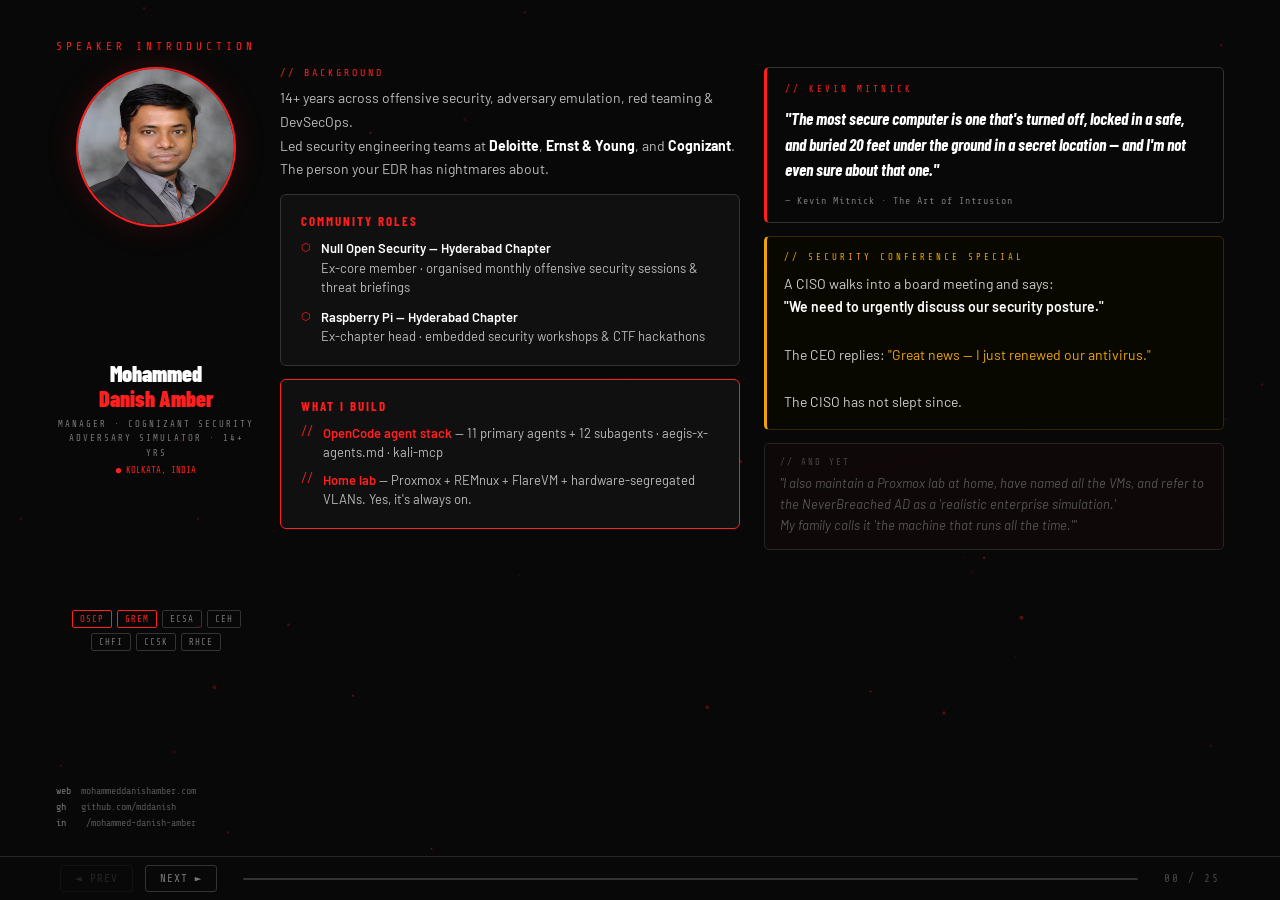
<file: talks/2026/PwC/The-Agentic-Operator-OpenCode-Only.html>
<!DOCTYPE html>
<html lang="en">
<head>
<meta charset="UTF-8">
<meta name="viewport" content="width=device-width, initial-scale=1.0">
<title>Agentic Red Teaming: Building an Autonomous Offensive Operator with Local AI — Mohammed Danish Amber</title>
<link href="https://fonts.googleapis.com/css2?family=Share+Tech+Mono&family=Barlow:ital,wght@0,400;0,600;0,700;0,900;1,400&family=Barlow+Condensed:wght@700;900&display=swap" rel="stylesheet">
<style>
*{box-sizing:border-box;margin:0;padding:0}
:root{
  --red:#FF1F1F;--red-dim:#cc1a1a;
  --bg:#080808;--bg2:#101010;--bg3:#181818;--bg4:#1e1e1e;
  --border:#252525;--border2:#333;
  --text:#ececec;--muted:#777;--dim:#444;
  --green:#4caf50;--amber:#f0a500;--blue:#7ec8e3;
  --mono:'Share Tech Mono',monospace;
  --head:'Barlow Condensed',sans-serif;
  --body:'Barlow',sans-serif;
}

/* ── RESET & BASE ── */
html,body{height:100%;overflow:hidden;background:var(--bg);color:var(--text);font-family:var(--body);font-size:16px;font-weight:400}
#app{display:block;height:100vh;position:relative;overflow:hidden}

/* ── ANIMATED BACKGROUND ── */
#bg-canvas{position:fixed;inset:0;z-index:0;pointer-events:none;opacity:0.38}

/* ── DECK ── */
#deck{position:absolute;top:0;left:0;right:0;bottom:44px;overflow:hidden;z-index:1}
.slide{position:absolute;inset:0;width:100%;height:100%;display:none;flex-direction:column;padding:40px 56px 28px;opacity:0;transition:opacity 0.3s;overflow:hidden}
.slide.active{display:flex;opacity:1;overflow:hidden}

/* ── TYPOGRAPHY SYSTEM (large-screen tuned) ── */
.slide-label{font-family:var(--mono);font-size:11px;color:var(--red);letter-spacing:4px;text-transform:uppercase;margin-bottom:14px;font-weight:400}
.slide-title{font-family:var(--head);font-size:clamp(34px,4vw,58px);font-weight:900;line-height:1.0;color:#fff;margin-bottom:8px;letter-spacing:-0.5px}
.accent{color:var(--red)}
.slide-sub{font-size:17px;color:var(--muted);font-weight:400;margin-bottom:26px;letter-spacing:0.2px;line-height:1.4}
.content{flex:1;display:flex;flex-direction:column;justify-content:center;gap:0}
.content.top{justify-content:flex-start}
.red-line{width:52px;height:3px;background:var(--red);margin-bottom:18px;border-radius:1px}

/* ── BULLET LIST ── */
.blist{list-style:none;display:flex;flex-direction:column;gap:13px}
.blist li{display:flex;align-items:flex-start;gap:14px;font-size:16px;line-height:1.6;color:var(--text)}
.blist li::before{content:'//';font-family:var(--mono);color:var(--red);font-size:12px;margin-top:3px;flex-shrink:0;letter-spacing:1px}
.blist li strong{color:#fff;font-weight:700}
.blist li em{color:var(--muted);font-style:italic}

/* ── GRID LAYOUTS ── */
.two-col{display:grid;grid-template-columns:1fr 1fr;gap:20px;flex:1}
.three-col{display:grid;grid-template-columns:1fr 1fr 1fr;gap:16px}

/* ── CARDS ── */
.card{background:var(--bg2);border:1px solid var(--border2);border-radius:6px;padding:18px 20px}
.card-title{font-family:var(--head);font-size:13px;font-weight:700;color:var(--red);text-transform:uppercase;letter-spacing:2px;margin-bottom:10px}
.card p{font-size:14px;line-height:1.65;color:#bbb;font-weight:400}
.card p+p{margin-top:7px}
.card.accent-border{border-color:var(--red)}
.card.green-border{border-color:#2d7a2d}
.card.danger-border{border-color:#cc3333}
.card.dark{background:var(--bg3)}

/* ── CODE BLOCK ── */
.code{background:#080808;border:1px solid var(--border2);border-left:3px solid var(--red);border-radius:4px;padding:14px 16px;font-family:var(--mono);font-size:13px;line-height:1.8;color:#ccc;overflow-x:auto;white-space:pre}
.code .k{color:var(--red)}.code .s{color:#82e0a0}.code .c{color:#444}.code .n{color:var(--blue)}

/* ── TABLE ── */
.dtable{width:100%;border-collapse:collapse;font-size:14px}
.dtable th{font-family:var(--mono);font-size:10px;letter-spacing:2px;color:var(--red);border-bottom:1px solid var(--border2);padding:9px 10px;text-align:left;text-transform:uppercase;white-space:nowrap;font-weight:400}
.dtable td{padding:10px 10px;border-bottom:1px solid var(--border);color:#bbb;line-height:1.5;vertical-align:middle}
.dtable tr:last-child td{border-bottom:none}
.dtable td:first-child{color:#fff;font-weight:600}
.dtable tr:hover td{background:rgba(255,31,31,0.03)}
.badge{display:inline-block;font-family:var(--mono);font-size:10px;padding:3px 8px;border-radius:2px;letter-spacing:1px;font-weight:400}
.by{background:#0d2a0d;color:var(--green);border:1px solid #1a4d1a}
.bp{background:#2a1f00;color:var(--amber);border:1px solid #4d3700}

/* ── FLOW BOXES (Think→Act→Observe + Manual Loop) ── */
.flow-row{display:flex;align-items:stretch;gap:0;width:100%}
.flow-box{background:var(--bg2);border:1px solid var(--border2);border-radius:5px;flex:1;text-align:center;display:flex;flex-direction:column;justify-content:center;padding:14px 10px;min-height:72px}
.flow-box.hl{border-color:var(--red);background:rgba(255,31,31,0.04)}
.flow-box .fb-title{font-family:var(--head);font-size:14px;font-weight:700;color:var(--red);text-transform:uppercase;letter-spacing:1px}
.flow-box .fb-desc{font-size:12px;color:#555;margin-top:4px;line-height:1.4}
.flow-arrow{display:flex;align-items:center;justify-content:center;color:var(--red);font-family:var(--mono);font-size:18px;padding:0 8px;flex-shrink:0;font-weight:700}

/* ── KILL CHAIN ── */
.chain-step{display:flex;align-items:flex-start;gap:16px;padding:10px 0;border-bottom:1px solid var(--border)}
.chain-step:last-child{border-bottom:none}
.chain-num{font-family:var(--head);font-size:28px;font-weight:900;color:var(--red);line-height:1;flex-shrink:0;width:32px;margin-top:1px}
.chain-body{flex:1}
.chain-main{font-size:15px;color:#fff;font-weight:600;line-height:1.4}
.chain-aside{font-family:var(--mono);font-size:11px;color:#444;margin-top:2px}

/* ── PROFILE BARS ── */
.prow{display:flex;align-items:center;gap:16px;padding:10px 0;border-bottom:1px solid var(--border)}
.prow:last-child{border-bottom:none}
.pname{font-family:var(--mono);font-size:12px;color:#fff;width:130px;flex-shrink:0;font-weight:400;letter-spacing:1px}
.pbar{flex:1;height:6px;background:var(--border2);border-radius:3px;overflow:hidden}
.pfill-bar{height:100%;border-radius:3px;background:var(--red);transition:width 1s ease}
.plabel{font-size:13px;color:var(--muted);width:220px;flex-shrink:0}

/* ── STACK LINES ── */
.sline{padding:7px 11px;font-family:var(--mono);font-size:13px;color:#777;line-height:1.5;letter-spacing:0.3px}
.sline.hl{background:var(--bg3);color:#ccc}
.sline .r{color:var(--red)}

/* ── VS COLUMNS ── */
.vcol-head{font-family:var(--head);font-size:16px;font-weight:700;text-transform:uppercase;letter-spacing:2px;margin-bottom:13px;border-bottom:1px solid var(--border2);padding-bottom:9px}
.vcol-head.bad{color:#cc3333}.vcol-head.good{color:var(--green)}
.vitem{display:flex;align-items:flex-start;gap:10px;margin-bottom:10px;font-size:14px;color:#bbb;line-height:1.55}
.vitem::before{content:'✗';color:#cc3333;flex-shrink:0;font-size:13px;margin-top:1px}
.vright .vitem::before{content:'✓';color:var(--green)}

/* ── ARCH BOXES ── */
.arch-row{display:flex;align-items:stretch;gap:0;margin-bottom:10px}
.abox{background:var(--bg2);border:1px solid var(--border2);padding:14px 16px;flex:1}
.abox:first-child{border-radius:5px 0 0 5px}
.abox:last-child{border-radius:0 5px 5px 0}
.abox.solo{border-radius:5px}
.abox.acc{border-color:var(--red)}
.abox.danger{border-color:#cc3333}
.ab-title{font-family:var(--mono);font-size:10px;color:var(--red);letter-spacing:2px;margin-bottom:6px;text-transform:uppercase}
.ab-body{font-size:13px;color:#777;line-height:1.55}
.ab-body strong{color:#ccc;font-weight:600}
.aarr{display:flex;align-items:center;justify-content:center;color:var(--red);font-family:var(--mono);font-size:18px;flex-shrink:0;padding:0 6px;font-weight:700}

/* ── IMPL CARDS ── */
.ig{display:grid;grid-template-columns:1fr 1fr;gap:14px}
.icard{background:var(--bg2);border:1px solid var(--border2);border-radius:5px;padding:16px 18px}
.icard.d{border-color:#cc3333}.icard.s{border-color:#2d7a2d}
.icard .ic-head{font-family:var(--head);font-size:13px;font-weight:700;letter-spacing:2px;text-transform:uppercase;margin-bottom:9px}
.icard.d .ic-head{color:#cc3333}.icard.s .ic-head{color:var(--green)}
.icard ul{list-style:none;display:flex;flex-direction:column;gap:7px}
.icard ul li{font-size:13px;color:#999;padding-left:16px;position:relative;line-height:1.5}
.icard.d ul li::before{content:'✗';position:absolute;left:0;color:#cc3333;font-size:11px}
.icard.s ul li::before{content:'✓';position:absolute;left:0;color:var(--green);font-size:11px}

/* ── PILLS ── */
.pill{display:inline-block;font-family:var(--mono);font-size:10px;padding:3px 10px;border-radius:12px;letter-spacing:1px;margin:3px}
.pr{background:#200000;color:var(--red);border:1px solid #4d0000}
.pg{background:var(--bg3);color:#666;border:1px solid var(--border2)}
.pgg{background:#0a1f0a;color:var(--green);border:1px solid #1a4d1a}

/* ── QUOTE ── */
.bquote{font-family:var(--head);font-size:clamp(20px,2.6vw,34px);font-weight:700;line-height:1.3;color:#fff;border-left:4px solid var(--red);padding-left:22px;margin-bottom:18px}
.qsrc{font-family:var(--mono);font-size:11px;color:var(--red);letter-spacing:2px}

/* ── BIG STAT ── */
.big-stat{font-family:var(--head);font-size:48px;font-weight:900;color:var(--red);line-height:1}
.big-label{font-family:var(--mono);font-size:10px;color:var(--muted);letter-spacing:2px;margin-top:3px}

/* ── HUMOR BOX ── */
.humor-box{background:rgba(240,165,0,0.05);border:1px solid rgba(240,165,0,0.2);border-left:3px solid var(--amber);border-radius:4px;padding:11px 15px;font-family:var(--mono);font-size:12px;color:var(--amber);line-height:1.65;margin-top:12px}

/* ── NEVERBREACHED ── */
.nb-site{background:#f5f6fa;border-radius:7px;overflow:hidden;display:flex;flex-direction:column;font-family:'Arial',sans-serif;border:1px solid #ddd}
.nb-nav{background:#1a3a5c;padding:9px 18px;display:flex;align-items:center;justify-content:space-between}
.nb-logo{color:#fff;font-weight:900;font-size:13px;letter-spacing:0.5px}
.nb-navlinks{display:flex;gap:16px}
.nb-navlinks a{color:#9ab;font-size:11px;text-decoration:none}
.nb-hero{background:linear-gradient(135deg,#1a3a5c,#0d2035);padding:22px 24px 18px;text-align:center}
.nb-tagline{color:rgba(255,255,255,0.6);font-size:10px;letter-spacing:4px;text-transform:uppercase;margin-bottom:7px}
.nb-h1{color:#fff;font-size:18px;font-weight:900;margin-bottom:7px;line-height:1.3}
.nb-sub{color:#7ec8e3;font-size:11px;margin-bottom:14px}
.nb-cta{background:#e63946;color:#fff;border:none;padding:8px 20px;font-size:11px;border-radius:3px;font-weight:700;cursor:default;letter-spacing:0.5px}
.nb-stats{display:flex;justify-content:center;gap:28px;margin-top:14px}
.nb-stat .n{color:#FF1F1F;font-weight:900;font-size:18px}
.nb-stat .l{color:#aaa;font-size:9px;letter-spacing:1px}
.nb-features{display:grid;grid-template-columns:1fr 1fr 1fr;gap:8px;padding:12px 16px;background:#fff;flex:1}
.nb-feat{border:1px solid #e5e5e5;border-radius:5px;padding:10px 8px;text-align:center}
.nb-feat .fi{font-size:18px;margin-bottom:5px}
.nb-feat .ft{font-size:10px;font-weight:700;color:#1a3a5c}
.nb-feat .fd{font-size:9px;color:#999;margin-top:3px;line-height:1.3}
.nb-footer{background:#0d1117;padding:7px 16px;display:flex;align-items:center;justify-content:space-between;flex-shrink:0}
.nb-footer span{color:#444;font-size:9px;font-family:monospace}
.nb-footer .nb-secure{color:#4caf50;font-size:9px}

/* ── NAV BAR ── */
#nav{display:flex;align-items:center;justify-content:space-between;padding:10px 60px;border-top:1px solid var(--border);background:var(--bg);z-index:100;position:fixed;bottom:0;left:0;right:0;height:44px}
.nleft{display:flex;align-items:center;gap:12px;flex:1}
.nbtn{background:transparent;border:1px solid var(--border2);color:var(--muted);font-family:var(--mono);font-size:11px;padding:6px 14px;border-radius:3px;cursor:pointer;transition:all 0.15s;letter-spacing:1px}
.nbtn:hover:not(:disabled){border-color:var(--red);color:var(--red)}
.nbtn:disabled{opacity:0.25;cursor:default}
#pbar{flex:1;height:2px;background:var(--border2);border-radius:1px;overflow:hidden;margin:0 14px}
#pfill{height:100%;background:var(--red);border-radius:1px;transition:width 0.3s}
#ptxt{font-family:var(--mono);font-size:11px;color:var(--dim);letter-spacing:2px;white-space:nowrap}

/* ── DECOR SVG ── */
.decor{position:absolute;right:0;bottom:0;opacity:0.04;pointer-events:none;overflow:hidden}

/* ── CONTENT ANIMATIONS ── */
@keyframes pulse-ring {
  0%   { transform:scale(1);   opacity:0.6 }
  100% { transform:scale(1.8); opacity:0   }
}
@keyframes slide-fade-up {
  from { opacity:0; transform:translateY(20px) }
  to   { opacity:1; transform:translateY(0)    }
}
@keyframes fade-in {
  from { opacity:0 }
  to   { opacity:1 }
}
@keyframes draw-line {
  from { stroke-dashoffset:200 }
  to   { stroke-dashoffset:0   }
}
@keyframes glow-pulse {
  0%,100% { box-shadow:0 0 8px rgba(255,31,31,0.2)  }
  50%      { box-shadow:0 0 22px rgba(255,31,31,0.5) }
}

/* Slide enter animation — all direct children stagger in */
.slide.active > * {
  animation: slide-fade-up 0.45s ease both;
}
.slide.active > *:nth-child(1) { animation-delay:0.05s }
.slide.active > *:nth-child(2) { animation-delay:0.12s }
.slide.active > *:nth-child(3) { animation-delay:0.19s }
.slide.active > *:nth-child(4) { animation-delay:0.26s }
.slide.active > *:nth-child(5) { animation-delay:0.33s }

/* Cards shimmer on hover */
.card { transition: border-color 0.2s, box-shadow 0.2s, transform 0.2s }
.card:hover { transform:translateY(-2px); box-shadow:0 4px 24px rgba(255,31,31,0.1) }

/* Flow boxes pulse on active slide */
.slide.active .flow-box.hl { animation: glow-pulse 2.5s ease-in-out infinite 0.5s }

/* Profile bars animate width on enter */
.slide.active .pfill-bar { transition: width 1.2s ease 0.6s }

/* Table rows fade in staggered */
.slide.active .dtable tbody tr {
  animation: fade-in 0.4s ease both;
}
.slide.active .dtable tbody tr:nth-child(1) { animation-delay:0.3s }
.slide.active .dtable tbody tr:nth-child(2) { animation-delay:0.42s }
.slide.active .dtable tbody tr:nth-child(3) { animation-delay:0.54s }
.slide.active .dtable tbody tr:nth-child(4) { animation-delay:0.66s }
.slide.active .dtable tbody tr:nth-child(5) { animation-delay:0.78s }
.slide.active .dtable tbody tr:nth-child(6) { animation-delay:0.90s }
.slide.active .dtable tbody tr:nth-child(7) { animation-delay:1.02s }

/* Kill chain steps stagger */
.slide.active .chain-step {
  animation: slide-fade-up 0.4s ease both;
}
.slide.active .chain-step:nth-child(1)  { animation-delay:0.2s  }
.slide.active .chain-step:nth-child(2)  { animation-delay:0.32s }
.slide.active .chain-step:nth-child(3)  { animation-delay:0.44s }
.slide.active .chain-step:nth-child(4)  { animation-delay:0.56s }
.slide.active .chain-step:nth-child(5)  { animation-delay:0.68s }
.slide.active .chain-step:nth-child(6)  { animation-delay:0.80s }
.slide.active .chain-step:nth-child(7)  { animation-delay:0.92s }

/* Bullet list items stagger */
.slide.active .blist li {
  animation: slide-fade-up 0.4s ease both;
}
.slide.active .blist li:nth-child(1) { animation-delay:0.25s }
.slide.active .blist li:nth-child(2) { animation-delay:0.37s }
.slide.active .blist li:nth-child(3) { animation-delay:0.49s }
.slide.active .blist li:nth-child(4) { animation-delay:0.61s }
.slide.active .blist li:nth-child(5) { animation-delay:0.73s }

/* flow-box stagger */
.slide.active .flow-box {
  animation: slide-fade-up 0.4s ease both;
}
.slide.active .flow-row .flow-box:nth-child(1)  { animation-delay:0.2s  }
.slide.active .flow-row .flow-box:nth-child(3)  { animation-delay:0.35s }
.slide.active .flow-row .flow-box:nth-child(5)  { animation-delay:0.50s }
.slide.active .flow-row .flow-box:nth-child(7)  { animation-delay:0.65s }
.slide.active .flow-row .flow-box:nth-child(9)  { animation-delay:0.80s }
.slide.active .flow-row .flow-box:nth-child(11) { animation-delay:0.95s }

/* impl cards stagger */
.slide.active .icard {
  animation: slide-fade-up 0.4s ease both;
}
.slide.active .icard:nth-child(1) { animation-delay:0.2s  }
.slide.active .icard:nth-child(2) { animation-delay:0.38s }

/* Three-col cards stagger */
.slide.active .three-col .card {
  animation: slide-fade-up 0.4s ease both;
}
.slide.active .three-col .card:nth-child(1) { animation-delay:0.2s  }
.slide.active .three-col .card:nth-child(2) { animation-delay:0.34s }
.slide.active .three-col .card:nth-child(3) { animation-delay:0.48s }
.slide.active .three-col .card:nth-child(4) { animation-delay:0.62s }
.slide.active .three-col .card:nth-child(5) { animation-delay:0.76s }
.slide.active .three-col .card:nth-child(6) { animation-delay:0.90s }

/* Quote slides */
.slide.active .bquote {
  animation: slide-fade-up 0.6s ease both 0.3s;
}

/* Code blocks */
.slide.active .code {
  animation: fade-in 0.5s ease both 0.4s;
}

/* ── AI RED TEAM DIAGRAM SLIDE ── */
.cy-num {
  font-family:var(--head);
  font-size:22px;
  font-weight:900;
  color:#555;
  line-height:1;
}
.cy-title {
  font-family:var(--head);
  font-size:13px;
  font-weight:700;
  color:#ccc;
  text-transform:uppercase;
  letter-spacing:1px;
  line-height:1.3;
}
.cy-body {
  font-size:11.5px;
  color:#666;
  line-height:1.5;
  flex:1;
}
.cy-tag {
  font-family:var(--mono);
  font-size:9px;
  padding:3px 7px;
  border:1px solid;
  border-radius:2px;
  text-align:center;
  letter-spacing:1px;
  margin-top:auto;
  flex-shrink:0;
}
.cy-arrow {
  display:flex;
  align-items:center;
  color:var(--red);
  font-family:var(--mono);
  font-size:14px;
  padding:0 4px;
  flex-shrink:0;
  margin-bottom:20px;
}
.cycle-step {
  background:var(--bg2);
  border:1px solid var(--border);
  border-radius:5px;
  padding:10px 10px 8px;
}
.cycle-step:hover {
  border-color:var(--border2);
  background:var(--bg3);
}

/* BloodHound graph canvas dots */
@keyframes bh-node-pulse {
  0%,100% { r:3 }
  50%      { r:5 }
}


/* ══════════════════════════════════════════════
   SLIDE-SPECIFIC ANIMATED SYMBOLS
══════════════════════════════════════════════ */

/* Terminal cursor blink */
@keyframes blink { 0%,100%{opacity:1} 50%{opacity:0} }
.term-cursor {
  display:inline-block;width:8px;height:16px;
  background:var(--red);vertical-align:middle;
  animation:blink 1s step-end infinite;
  margin-left:2px;border-radius:1px;
}

/* Data packet travelling along a path */
@keyframes packet-travel {
  0%   { left:0%;   opacity:0 }
  10%  { opacity:1 }
  90%  { opacity:1 }
  100% { left:100%; opacity:0 }
}
.data-packet {
  position:absolute;width:8px;height:8px;border-radius:50%;
  background:var(--red);top:50%;transform:translateY(-50%);
  animation:packet-travel 2s linear infinite;
  box-shadow:0 0 6px var(--red);
}

/* Pulse dot */
@keyframes pulse-dot {
  0%,100%{ transform:scale(1);   opacity:0.8 }
  50%    { transform:scale(1.5); opacity:1   }
}
.pulse-dot {
  width:10px;height:10px;border-radius:50%;background:var(--red);
  display:inline-block;animation:pulse-dot 1.4s ease-in-out infinite;
}

/* Typewriter */
@keyframes type-in {
  from { max-width:0 }
  to   { max-width:100% }
}
.typewrite {
  overflow:hidden;white-space:nowrap;
  animation:type-in 0.8s steps(30,end) both;
}

/* Scan line sweep */
@keyframes scan-line {
  0%   { top:-2px }
  100% { top:100% }
}
.scan-line {
  position:absolute;left:0;right:0;height:2px;
  background:linear-gradient(90deg,transparent,var(--red),transparent);
  animation:scan-line 3s linear infinite;pointer-events:none;opacity:0.5;
}

/* Orbit */
@keyframes orbit {
  from { transform:rotate(0deg)   translateX(70px) rotate(0deg)   }
  to   { transform:rotate(360deg) translateX(70px) rotate(-360deg)}
}
@keyframes orbit2 {
  from { transform:rotate(120deg)  translateX(70px) rotate(-120deg)  }
  to   { transform:rotate(480deg)  translateX(70px) rotate(-480deg)  }
}
@keyframes orbit3 {
  from { transform:rotate(240deg)  translateX(70px) rotate(-240deg)  }
  to   { transform:rotate(600deg)  translateX(70px) rotate(-600deg)  }
}
.orbit-wrap {
  position:relative;width:160px;height:160px;
  flex-shrink:0;
}
.orbit-center {
  position:absolute;top:50%;left:50%;
  transform:translate(-50%,-50%);
  width:44px;height:44px;border-radius:50%;
  background:rgba(255,31,31,0.12);border:2px solid var(--red);
  display:flex;align-items:center;justify-content:center;
  font-family:var(--head);font-size:13px;font-weight:900;color:var(--red);
  z-index:2;
}
.orbit-ring {
  position:absolute;top:50%;left:50%;
  width:140px;height:140px;border-radius:50%;
  border:1px solid rgba(255,31,31,0.15);
  transform:translate(-50%,-50%);
}
.orbit-item {
  position:absolute;top:50%;left:50%;
  width:28px;height:28px;border-radius:50%;margin:-14px;
  background:var(--bg2);border:1px solid var(--border2);
  display:flex;align-items:center;justify-content:center;
  font-size:11px;
}
.orbit-item.o1 { animation:orbit  6s linear infinite; }
.orbit-item.o2 { animation:orbit2 6s linear infinite; }
.orbit-item.o3 { animation:orbit3 6s linear infinite; }

/* Warning flicker on OOTB cards */
@keyframes flicker-border {
  0%,100%{ border-color:var(--border2) }
  50%    { border-color:rgba(255,31,31,0.4) }
}
.warn-flicker { animation:flicker-border 2.5s ease-in-out infinite; }
.warn-flicker:nth-child(2) { animation-delay:0.6s }
.warn-flicker:nth-child(3) { animation-delay:1.2s }
.warn-flicker:nth-child(4) { animation-delay:1.8s }

/* Stack flow arrow pulse */
@keyframes arrow-pulse {
  0%,100%{ opacity:0.4; transform:translateY(0)   }
  50%    { opacity:1;   transform:translateY(3px)  }
}
.stack-arrow { animation:arrow-pulse 1.6s ease-in-out infinite; }

/* Loop spinner */
@keyframes spin-loop {
  from { transform:rotate(0deg)   }
  to   { transform:rotate(360deg) }
}
.loop-spinner {
  width:18px;height:18px;border:2px solid rgba(255,31,31,0.2);
  border-top-color:var(--red);border-radius:50%;
  animation:spin-loop 1.2s linear infinite;
  flex-shrink:0;
}

/* Tick counter */
@keyframes count-up {
  from { opacity:0; transform:translateY(6px) }
  to   { opacity:1; transform:translateY(0)   }
}

/* MCP signal packet */
@keyframes mcp-bounce {
  0%   { left:10%; top:50%; opacity:0 }
  20%  { opacity:1 }
  50%  { left:50%; top:20% }
  80%  { opacity:1 }
  100% { left:90%; top:50%; opacity:0 }
}
.mcp-packet {
  position:absolute;width:7px;height:7px;border-radius:50%;
  background:#7ec8e3;box-shadow:0 0 5px #7ec8e3;
  animation:mcp-bounce 1.8s ease-in-out infinite;
}

/* Data stream dots */
@keyframes stream-dot {
  0%   { left:-5%; opacity:0 }
  10%  { opacity:1 }
  90%  { opacity:1 }
  100% { left:105%; opacity:0 }
}
.stream-dot {
  position:absolute;height:4px;width:4px;border-radius:50%;
  background:var(--red);top:50%;transform:translateY(-50%);
  animation:stream-dot 1.5s linear infinite;
}
.stream-dot:nth-child(2){ animation-delay:0.5s;background:#f0a500; }
.stream-dot:nth-child(3){ animation-delay:1s;  background:#4caf50; }

/* Target crosshair */
@keyframes crosshair-spin {
  from { transform:rotate(0deg)   }
  to   { transform:rotate(360deg) }
}
@keyframes crosshair-pulse {
  0%,100%{ transform:scale(1);   opacity:0.6 }
  50%    { transform:scale(1.15);opacity:1   }
}
.crosshair {
  width:36px;height:36px;position:relative;flex-shrink:0;
  animation:crosshair-pulse 1.8s ease-in-out infinite;
}
.crosshair svg { width:100%;height:100% }

/* Shield vs broken shield */
@keyframes shield-shake {
  0%,100%{ transform:translateX(0)   }
  20%    { transform:translateX(-3px) }
  40%    { transform:translateX(3px)  }
  60%    { transform:translateX(-2px) }
  80%    { transform:translateX(2px)  }
}
.shield-broken { animation:shield-shake 2s ease-in-out infinite 0.5s; }

/* Typewriter on chain steps — applied via JS */
.chain-main.typed { overflow:hidden }

/* Lock icon */
@keyframes lock-click {
  0%,100%{ transform:scale(1)    }
  50%    { transform:scale(0.88) }
}
.lock-icon { animation:lock-click 2s ease-in-out infinite; display:inline-block; }

/* Final slide scan */
.final-scan-wrap { position:relative;overflow:hidden }

/* Cycle pills on title slide */
.cycle-pill {
  display:flex;align-items:center;gap:8px;
  background:rgba(0,0,0,0.4);
  border:1px solid;border-radius:3px;
  padding:5px 12px;font-family:var(--mono);
}
.cp-dot {
  width:7px;height:7px;border-radius:50%;
  animation:pulse-dot 1.2s ease-in-out infinite;
  flex-shrink:0;
}
.cp-label { font-size:10px;color:var(--muted);letter-spacing:1px }
.cp-status { font-size:10px;color:var(--red);letter-spacing:1px }

</style>

</head>
<body>

<div id="app">

<!-- ANIMATED BACKGROUND CANVAS -->
<canvas id="bg-canvas"></canvas>

<div id="deck">

<!-- ════════════════════════════════════════════════════
     SLIDE 00 — SPEAKER INTRO
════════════════════════════════════════════════════ -->
<div class="slide" id="s00">
  <div class="slide-label">Speaker Introduction</div>
  <div style="display:grid;grid-template-columns:200px 1fr 1fr;gap:24px;flex:1;align-items:start;min-height:0">

    <!-- PHOTO + IDENTITY -->
    <div style="display:flex;flex-direction:column;align-items:center;gap:14px;height:100%;justify-content:space-between">
      <div style="width:160px;height:160px;border-radius:50%;border:2px solid var(--red);overflow:hidden;flex-shrink:0;box-shadow:0 0 32px rgba(255,31,31,0.15)">
        <img src="[data-uri]" style="width:100%;height:100%;object-fit:cover;object-position:top center" alt="Mohammed Danish Amber"/>
      </div>
      <div style="text-align:center">
        <div style="font-family:var(--head);font-size:22px;font-weight:900;color:#fff;line-height:1.1">Mohammed<br><span style="color:var(--red)">Danish Amber</span></div>
        <div style="font-family:var(--mono);font-size:9px;color:var(--muted);letter-spacing:2px;margin-top:7px;line-height:1.6">MANAGER · COGNIZANT SECURITY<br>ADVERSARY SIMULATOR · 14+ YRS</div>
        <div style="font-family:var(--mono);font-size:9px;color:var(--red);margin-top:5px">● KOLKATA, INDIA</div>
      </div>
      <div style="display:flex;gap:5px;flex-wrap:wrap;justify-content:center">
        <span style="font-family:var(--mono);font-size:9px;padding:3px 7px;border:1px solid var(--red);color:var(--red);border-radius:2px;letter-spacing:1px">OSCP</span>
        <span style="font-family:var(--mono);font-size:9px;padding:3px 7px;border:1px solid var(--red);color:var(--red);border-radius:2px;letter-spacing:1px">GREM</span>
        <span style="font-family:var(--mono);font-size:9px;padding:3px 7px;border:1px solid var(--border2);color:var(--muted);border-radius:2px;letter-spacing:1px">ECSA</span>
        <span style="font-family:var(--mono);font-size:9px;padding:3px 7px;border:1px solid var(--border2);color:var(--muted);border-radius:2px;letter-spacing:1px">CEH</span>
        <span style="font-family:var(--mono);font-size:9px;padding:3px 7px;border:1px solid var(--border2);color:var(--muted);border-radius:2px;letter-spacing:1px">CHFI</span>
        <span style="font-family:var(--mono);font-size:9px;padding:3px 7px;border:1px solid var(--border2);color:var(--muted);border-radius:2px;letter-spacing:1px">CCSK</span>
        <span style="font-family:var(--mono);font-size:9px;padding:3px 7px;border:1px solid var(--border2);color:var(--muted);border-radius:2px;letter-spacing:1px">RHCE</span>
      </div>
      <div style="display:flex;flex-direction:column;gap:5px;width:100%">
        <div style="font-family:var(--mono);font-size:10px;color:#555"><span style="color:var(--muted)">web</span> &nbsp;mohammeddanishamber.com</div>
        <div style="font-family:var(--mono);font-size:10px;color:#555"><span style="color:var(--muted)">gh &nbsp;</span> github.com/mddanish</div>
        <div style="font-family:var(--mono);font-size:10px;color:#555"><span style="color:var(--muted)">in &nbsp;&nbsp;</span> /mohammed-danish-amber</div>
      </div>

    </div>

    <!-- MIDDLE: BIO + COMMUNITY + WHAT I BUILD -->
    <div style="display:flex;flex-direction:column;gap:13px">
      <div>
        <div style="font-family:var(--mono);font-size:10px;color:var(--red);letter-spacing:3px;margin-bottom:8px">// BACKGROUND</div>
        <div style="font-size:14px;color:#bbb;line-height:1.7;font-weight:400">14+ years across offensive security, adversary emulation, red teaming &amp; DevSecOps.<br>Led security engineering teams at <strong style="color:#fff">Deloitte</strong>, <strong style="color:#fff">Ernst &amp; Young</strong>, and <strong style="color:#fff">Cognizant</strong>.<br>The person your EDR has nightmares about.</div>
      </div>
      <div class="card">
        <div class="card-title">Community Roles</div>
        <div style="display:flex;flex-direction:column;gap:10px">
          <div style="display:flex;align-items:flex-start;gap:10px">
            <span style="color:var(--red);font-family:var(--mono);font-size:11px;flex-shrink:0;margin-top:2px">⬡</span>
            <div style="font-size:13px;color:#bbb;line-height:1.5"><span style="color:#fff;font-weight:600">Null Open Security — Hyderabad Chapter</span><br>Ex-core member · organised monthly offensive security sessions &amp; threat briefings</div>
          </div>
          <div style="display:flex;align-items:flex-start;gap:10px">
            <span style="color:var(--red);font-family:var(--mono);font-size:11px;flex-shrink:0;margin-top:2px">⬡</span>
            <div style="font-size:13px;color:#bbb;line-height:1.5"><span style="color:#fff;font-weight:600">Raspberry Pi — Hyderabad Chapter</span><br>Ex-chapter head · embedded security workshops &amp; CTF hackathons</div>
          </div>
        </div>
      </div>
      <div class="card accent-border">
        <div class="card-title">What I Build</div>
        <div style="display:flex;flex-direction:column;gap:8px">
          <div style="display:flex;gap:10px;font-size:13px;color:#bbb;line-height:1.5"><span style="color:var(--red);font-family:var(--mono);font-size:11px;flex-shrink:0">//</span><div><span style="color:var(--red);font-weight:600">OpenCode agent stack</span> — 11 primary agents + 12 subagents · aegis-x-agents.md · kali-mcp</div></div>
          <div style="display:flex;gap:10px;font-size:13px;color:#bbb;line-height:1.5"><span style="color:var(--red);font-family:var(--mono);font-size:11px;flex-shrink:0">//</span><div><span style="color:var(--red);font-weight:600">Home lab</span> — Proxmox + REMnux + FlareVM + hardware-segregated VLANs. Yes, it's always on.</div></div>
        </div>
      </div>
    </div>

    <!-- RIGHT: MITNICK QUOTE + JOKE -->
    <div style="display:flex;flex-direction:column;gap:13px">
      <div style="background:#080808;border:1px solid var(--border2);border-left:3px solid var(--red);border-radius:5px;padding:16px 18px">
        <div style="font-family:var(--mono);font-size:9px;color:var(--red);letter-spacing:3px;margin-bottom:12px">// KEVIN MITNICK</div>
        <div style="font-family:var(--head);font-size:17px;font-weight:700;color:#fff;line-height:1.5;font-style:italic">"The most secure computer is one that's turned off, locked in a safe, and buried 20 feet under the ground in a secret location — and I'm not even sure about that one."</div>
        <div style="font-family:var(--mono);font-size:10px;color:var(--muted);margin-top:12px;letter-spacing:1px">— Kevin Mitnick · The Art of Intrusion</div>
      </div>
      <div style="background:#090800;border:1px solid rgba(240,165,0,0.2);border-left:3px solid var(--amber);border-radius:5px;padding:15px 17px">
        <div style="font-family:var(--mono);font-size:9px;color:var(--amber);letter-spacing:3px;margin-bottom:10px">// SECURITY CONFERENCE SPECIAL</div>
        <div style="font-size:14px;color:#ccc;line-height:1.7">A CISO walks into a board meeting and says:<br><span style="color:#fff;font-weight:600">"We need to urgently discuss our security posture."</span><br><br>The CEO replies: <span style="color:var(--amber);">"Great news — I just renewed our antivirus."</span><br><br>The CISO has not slept since.</div>
      </div>
      <div style="background:rgba(255,31,31,0.03);border:1px solid var(--border);border-radius:5px;padding:13px 15px">
        <div style="font-family:var(--mono);font-size:9px;color:var(--dim);letter-spacing:2px;margin-bottom:6px">// AND YET</div>
        <div style="font-size:13px;color:#555;font-style:italic;line-height:1.6">"I also maintain a Proxmox lab at home, have named all the VMs, and refer to the NeverBreached AD as a 'realistic enterprise simulation.'<br>My family calls it 'the machine that runs all the time.'"</div>
      </div>
    </div>

  </div>
</div>
<!-- ════════════════════════════════════════════════════
     SLIDE 01 — TITLE
════════════════════════════════════════════════════ -->
<div class="slide" id="s01">

  <!-- ── MAIN LAYOUT: left text + right animation panels ── -->
  <div style="display:grid;grid-template-columns:1fr 620px;gap:0;flex:1;align-items:center;padding-top:20px">

    <!-- LEFT: Title block -->
    <div style="display:flex;flex-direction:column;justify-content:center">
      <div class="red-line" style="width:70px;height:4px;margin-bottom:20px"></div>
      <div style="font-family:var(--head);font-size:clamp(42px,5.6vw,76px);font-weight:900;line-height:1.0;color:#fff;margin-bottom:18px;letter-spacing:-1px">Agentic <span class="accent">Red Teaming</span></div>
      <div style="font-family:var(--head);font-size:clamp(17px,2vw,26px);font-weight:700;color:#ccc;letter-spacing:2px;margin-bottom:32px;line-height:1.3">BUILDING AN AUTONOMOUS OFFENSIVE OPERATOR<br>WITH LOCAL AI</div>
      <div style="font-size:15px;color:var(--dim)">Mohammed Danish Amber &nbsp;·&nbsp; <span style="color:var(--red)">Manager, Cognizant Security</span></div>
      <div style="font-family:var(--mono);font-size:11px;color:var(--muted);margin-top:8px;letter-spacing:1px">OpenCode Edition &nbsp;·&nbsp; 11 Primary Agents &nbsp;·&nbsp; 12 Sub-Agents</div>
    </div>

    <!-- RIGHT: Four animation canvases in 2x2 grid -->
    <div style="display:grid;grid-template-columns:1fr 1fr;grid-template-rows:1fr 1fr;gap:14px;height:100%;padding:0 0 0 16px">

      <!-- LLM CYCLE canvas -->
      <div style="background:var(--bg2);border:1px solid var(--border2);border-top:3px solid var(--red);border-radius:6px;padding:14px 18px;flex:1;min-height:0;position:relative;overflow:hidden">
        <div style="font-family:var(--mono);font-size:13px;font-weight:700;color:var(--red);letter-spacing:2px;margin-bottom:8px">// LLM REASONING CYCLE</div>
        <canvas id="llm-cycle-canvas" style="width:100%;height:calc(100% - 30px);display:block"></canvas>
      </div>

      <!-- RED TEAM CYCLE canvas -->
      <div style="background:var(--bg2);border:1px solid var(--border2);border-top:3px solid #f0a500;border-radius:6px;padding:14px 18px;flex:1;min-height:0;position:relative;overflow:hidden">
        <div style="font-family:var(--mono);font-size:13px;font-weight:700;color:#f0a500;letter-spacing:2px;margin-bottom:8px">// RED TEAM ATTACK CYCLE</div>
        <canvas id="rt-cycle-canvas" style="width:100%;height:calc(100% - 30px);display:block"></canvas>
      </div>

      <!-- EDR EVASION CYCLE canvas -->
      <div style="background:var(--bg2);border:1px solid var(--border2);border-top:3px solid #7ec8e3;border-radius:6px;padding:14px 18px;min-height:0;position:relative;overflow:hidden">
        <div style="font-family:var(--mono);font-size:13px;font-weight:700;color:#7ec8e3;letter-spacing:2px;margin-bottom:8px">// EDR EVASION CYCLE</div>
        <canvas id="edr-cycle-canvas" style="width:100%;height:calc(100% - 30px);display:block"></canvas>
      </div>

      <!-- OPERATOR LOOP canvas -->
      <div style="background:var(--bg2);border:1px solid var(--border2);border-top:3px solid #4caf50;border-radius:6px;padding:14px 18px;min-height:0;position:relative;overflow:hidden">
        <div style="font-family:var(--mono);font-size:13px;font-weight:700;color:#4caf50;letter-spacing:2px;margin-bottom:8px">// OPERATOR CONTROL LOOP</div>
        <canvas id="op-cycle-canvas" style="width:100%;height:calc(100% - 30px);display:block"></canvas>
      </div>

    </div>
  </div>
</div>

<!-- ════════════════════════════════════════════════════
     SLIDE 01b — THE LAB
════════════════════════════════════════════════════ -->
<div class="slide" id="s01b">
  <div class="slide-label">Section 1 — The Hook</div>
  <div class="slide-title">This Is Not a <span class="accent">Slide Deck Fantasy</span></div>
  <div class="slide-sub">The lab behind every demo in this talk — built at home, running right now</div>
  <div class="content" style="display:flex;gap:20px;align-items:center;overflow:hidden;min-height:0">
    <div style="flex:1.3;min-height:0;display:flex;align-items:center;justify-content:center">
      <img src="[data-uri]" style="max-width:100%;max-height:100%;object-fit:contain;border-radius:6px;border:1px solid var(--border2);box-shadow:0 8px 30px rgba(0,0,0,0.5)" alt="MAMBER's home lab setup">
    </div>
    <div style="flex:1;display:flex;flex-direction:column;gap:12px">
      <div class="card accent-border">
        <div class="card-title">MAMBER's Home Lab</div>
        <p>No cloud budget. No sponsored rack. Just a beat-up Lenovo, a home server, and a habit of never turning anything off.</p>
      </div>
      <div class="humor-box">🔌 Cable management is also an unsolved offensive-security problem. Working on it.</div>
    </div>
  </div>
</div>


<!-- ════════════════════════════════════════════════════
     SLIDE 02 — THE QUESTION
════════════════════════════════════════════════════ -->
<div class="slide" id="s02">
  <div class="slide-label">Section 1 — The Hook</div>
  <div class="slide-title">What if your tools could <span class="accent">think?</span></div>
  <div class="slide-sub">The gap between tool output and next action is entirely human</div>
  <div class="content">
    <div class="two-col" style="align-items:center;gap:32px">
      <ul class="blist">
        <li>Run nmap → read 2,000 lines → decide what matters → run next tool</li>
        <li>That gap: where speed is lost, fatigue creeps in, engagements repeat</li>
        <li>The <strong>tools</strong> aren't the bottleneck — <strong>you</strong> are</li>
        <li>What changes when local AI sits in that gap — <strong>autonomously?</strong></li>
      </ul>
      <div style="text-align:center">
        <div style="font-family:var(--mono);font-size:10px;color:var(--muted);letter-spacing:3px;margin-bottom:14px">TODAY'S LOOP</div>
        <div style="display:flex;flex-direction:column;gap:4px;font-family:var(--mono);font-size:12px;width:200px;margin:0 auto">
          <div style="background:var(--bg2);border:1px solid var(--border2);padding:10px 18px;color:#ccc;border-radius:4px;text-align:center">RUN TOOL</div>
          <div style="color:var(--red);text-align:center;font-size:11px;padding:2px 0">↓ human parses</div>
          <div style="background:var(--bg2);border:1px solid var(--border2);padding:10px 18px;color:#ccc;border-radius:4px;text-align:center">READ OUTPUT</div>
          <div style="color:var(--red);text-align:center;font-size:11px;padding:2px 0">↓ human decides</div>
          <div style="background:var(--bg2);border:1px solid var(--border2);padding:10px 18px;color:#ccc;border-radius:4px;text-align:center">NEXT ACTION</div>
          <div style="color:var(--red);text-align:center;font-size:11px;padding:2px 0">↓ human types</div>
          <div style="background:rgba(255,31,31,0.08);border:1px solid var(--red);padding:10px 18px;color:var(--red);border-radius:4px;text-align:center;font-weight:700">REPEAT ∞<span class="term-cursor"></span></div>
        </div>
      </div>
    </div>
    <div class="humor-box">💡 Fun fact: The average pentester spends 40% of their time reading logs and 60% wondering why their nmap is still running.</div>
  </div>
</div>

<!-- ════════════════════════════════════════════════════
     SLIDE 03 — MANUAL LOOP
════════════════════════════════════════════════════ -->
<div class="slide" id="s03">
  <div class="slide-label">Section 2 — The Landscape</div>
  <div class="slide-title">The <span class="accent">Manual</span> Operator Loop</div>
  <div class="slide-sub">Standard engagement flow — unchanged for 15 years</div>
  <div class="content">
    <div class="flow-row" style="margin-bottom:18px;position:relative"><div style="position:absolute;top:50%;left:0;right:0;height:2px;pointer-events:none;overflow:hidden"><div class="stream-dot"></div><div class="stream-dot"></div><div class="stream-dot"></div></div>
      <div class="flow-box"><div class="fb-title">Recon</div><div class="fb-desc">Passive intel<br>OSINT</div></div>
      <div class="flow-arrow">→</div>
      <div class="flow-box"><div class="fb-title">Enumerate</div><div class="fb-desc">Services<br>Users</div></div>
      <div class="flow-arrow">→</div>
      <div class="flow-box"><div class="fb-title">Analyse</div><div class="fb-desc">Interpret<br>output</div></div>
      <div class="flow-arrow">→</div>
      <div class="flow-box"><div class="fb-title">Exploit</div><div class="fb-desc">Controlled<br>action</div></div>
      <div class="flow-arrow">→</div>
      <div class="flow-box"><div class="fb-title">Pivot</div><div class="fb-desc">Lateral<br>move</div></div>
      <div class="flow-arrow">→</div>
      <div class="flow-box"><div class="fb-title">Report</div><div class="fb-desc">Document<br>findings</div></div>
    </div>
    <div style="text-align:center;font-family:var(--mono);font-size:10px;color:var(--red);letter-spacing:4px;margin-bottom:20px;font-weight:400">↑ &nbsp; HUMAN DECISION NODE AT EVERY STEP &nbsp; ↑</div>
    <ul class="blist">
      <li>Each step produces output the operator must <strong>mentally parse in real time</strong></li>
      <li>Blocked attempt → read error, look up technique, try alternative — all manually</li>
      <li>3 targets, 6 scopes, 1 operator → <strong>cognitive load is the constraint</strong></li>
      <li>This is not a tools problem. This is a <strong>throughput problem.</strong></li>
    </ul>
    <div class="humor-box">⚠ "The methodology was solid. The execution was a grind." — every red teamer, after their 4th engagement this month.</div>
  </div>
</div>

<!-- ════════════════════════════════════════════════════
     SLIDE 04 — SCRIPTS TO REASONING
════════════════════════════════════════════════════ -->
<div class="slide" id="s04">
  <div class="slide-label">Section 2 — The Landscape</div>
  <div class="slide-title">From <span class="accent">Scripts</span> to Reasoning</div>
  <div class="slide-sub">A paradigm shift in automated operations</div>
  <div class="content">
    <div class="two-col" style="margin-bottom:16px;gap:28px">
      <div>
        <div class="vcol-head bad">Scripts — Old Way</div>
        <div class="vitem">If-this-then-that — pre-scripted, rigid logic</div>
        <div class="vitem">Break on any unexpected output</div>
        <div class="vitem">No awareness of <em>why</em> something failed</div>
        <div class="vitem">Port 445 open → run enum4linux. Always.</div>
        <div class="vitem">Zero adaptability against live defences</div>
      </div>
      <div class="vright">
        <div class="vcol-head good">Agents — New Way</div>
        <div class="vitem">Read output, understand context, decide, act</div>
        <div class="vitem">Failure is data — triggers re-reasoning cycle</div>
        <div class="vitem">Understands <em>why</em> it was blocked</div>
        <div class="vitem">EDR block → pivots to in-memory execution</div>
        <div class="vitem">Adapts TTPs on the fly, autonomously</div>
      </div>
    </div>
    <div class="card accent-border">
      <p style="font-family:var(--mono);font-size:13px;color:#bbb;line-height:1.8">"Moving beyond <span class="accent">if-this-then-that</span> scripts to <span style="color:#fff">the-environment-is-this-therefore-I-should-act-thus</span> agents.<br>The transition from <em>running tools</em> to <span class="accent">building operators.</span>"</p>
    </div>
  </div>
</div>

<!-- ════════════════════════════════════════════════════
     SLIDE 05 — WHY LOCAL AI
════════════════════════════════════════════════════ -->
<div class="slide" id="s05">
  <div class="slide-label">Section 2 — The Landscape</div>
  <div class="slide-title">Why <span class="accent">Local AI</span></div>
  <div class="slide-sub">OpSec is non-negotiable — public APIs are an immediate liability</div>
  <div class="content">
    <div class="two-col" style="margin-bottom:14px;gap:20px">
      <div class="card danger-border">
        <div class="card-title" style="color:#cc3333">Public API — High Risk ✗</div>
        <ul class="blist" style="gap:9px">
          <li>AD graph topology leaves your network</li>
          <li>Internal hostnames &amp; IPs transmitted externally</li>
          <li>Harvested credentials sent to 3rd party servers</li>
          <li>Vulnerability details logged and retained</li>
          <li>Safety filters refuse offensive security queries</li>
        </ul>
      </div>
      <div class="card green-border">
        <div class="card-title" style="color:var(--green)">Local Inference — OpSec Safe <span class="lock-icon">🔒</span></div>
        <ul class="blist" style="gap:9px">
          <li><strong>Zero external traffic</strong> — no API calls, ever</li>
          <li>All sensitive data stays in your infrastructure</li>
          <li>Air-gapped capable — no internet dependency</li>
          <li>Unrestricted — no commercial safety filters</li>
          <li>Hardware: GTX 860M / 16GB RAM — <strong>commodity</strong></li>
        </ul>
      </div>
    </div>
    <div class="humor-box">🔒 "Sending your client's AD topology to OpenAI to help you hack them is both an OpSec failure AND a uniquely creative business model." — please don't do this.</div>
  </div>
</div>
<!-- ════════════════════════════════════════════════════
     SLIDE 06 — FRAMEWORK MAP
════════════════════════════════════════════════════ -->
<div class="slide" id="s06">
  <div class="slide-label">Section 3 — The Agent Landscape</div>
  <div class="slide-title">Open-Source Agent <span class="accent">Frameworks</span></div>
  <div class="slide-sub">A quick map of the ecosystem — mid-2025 onwards</div>
  <div class="content top">
    <table class="dtable" style="margin-bottom:14px">
      <thead><tr><th>Framework</th><th>Built For</th><th>Agents / SubAgents</th><th>Skills</th><th>MCP</th><th>Offensive Ready</th></tr></thead>
      <tbody>
        <tr style="background:rgba(255,31,31,0.04)"><td style="color:var(--red)">OpenCode ★</td><td>Terminal coding agent</td><td>Plan + Build dual-agent</td><td>Via custom commands</td><td>✓ SSE + stdio</td><td><span class="badge by">THIS BUILD</span></td></tr>
        <tr><td>Hermes Agent</td><td>Self-improving persistent agent</td><td>✓ Subordinate agents</td><td>✓ Native skill system</td><td>✓ 70+ tools + MCP</td><td><span class="badge bp">PARTIAL</span></td></tr>
        <tr><td>Agent Zero</td><td>General-purpose autonomous</td><td>✓ Hierarchical sub-agents</td><td>Via prompt profiles</td><td>✓ MCP server + client</td><td><span class="badge bp">IGI FORK</span></td></tr>
        <tr><td>DarkMoon</td><td>Purpose-built pentest engine</td><td>✓ 18 specialist agents</td><td>Implicit in agent roles</td><td>✓ Security gatekeeper</td><td><span class="badge by">YES</span></td></tr>
      </tbody>
    </table>
    <div class="card accent-border" style="margin-bottom:12px">
      <p>All share a common foundation: <strong style="color:#fff">Agents/SubAgents → Skills → MCP → Tools.</strong> None are plug-and-play for offensive ops without modification — <span class="accent">that gap is why this build exists.</span></p>
    </div>
    <div class="humor-box">📅 DarkMoon launched publicly while I was finishing this talk. So yes — I built the same thing manually that a team productised over 6 months. Totally fine. Totally.</div>
  </div>
</div>

<!-- ════════════════════════════════════════════════════
     SLIDE 07 — BUILDING BLOCKS
════════════════════════════════════════════════════ -->
<div class="slide" id="s07">
  <div class="slide-label">Section 3 — The Agent Landscape</div>
  <div class="slide-title">Building Block 1 — <span class="accent">AGENT.md</span></div>
  <div class="slide-sub">The operating doctrine — identity, constraints, reasoning style, and how subagents inherit it</div>
  <div class="content top" style="overflow:hidden;min-height:0">
    <div class="two-col" style="gap:16px;flex:1;min-height:0;overflow:hidden">
      <div style="display:flex;flex-direction:column;gap:10px;overflow:hidden">
        <div class="card accent-border" style="padding:12px 14px"><div class="card-title" style="margin-bottom:6px">What AGENT.md Actually Defines</div><p>Not a prompt template — a <strong style="color:#fff">standing operating doctrine</strong> the model re-reads every turn. It fixes who the agent IS and how it decides, independent of which task arrives.</p></div>
        <div class="card" style="padding:12px 14px">
          <div class="card-title" style="margin-bottom:8px">Four Things Every AGENT.md Carries</div>
          <ul class="blist" style="gap:8px">
            <li><strong>Identity &amp; role</strong> — e.g. red-operator: offensive, scope-bound, evidence-driven</li>
            <li><strong>Constraints</strong> — hard rules that never bend: scope boundaries, no destructive ops without gate</li>
            <li><strong>Reasoning style</strong> — how it weighs evidence, when it escalates, when it asks for approval</li>
            <li><strong>Tool &amp; subagent grants</strong> — which MCP tools and which subagents this agent may call</li>
          </ul>
        </div>
      </div>
      <div style="display:flex;flex-direction:column;gap:10px;overflow:hidden;min-height:0">
        <div class="card dark" style="padding:12px 14px">
          <div class="card-title">Subagents — Inherited Doctrine, Narrow Mandate</div>
          <p style="font-size:13px">A subagent gets its own AGENT.md, but it's spawned <strong style="color:#fff">under</strong> a parent's doctrine — same constraints, narrower task. Parent orchestrates; subagent executes one job and returns.</p>
        </div>
        <div class="code" style="font-size:11.5px"><span class="c"># .opencode/agents/red-operator.md</span>
<span class="k">---</span>
<span class="n">name</span>: <span class="s">red-operator</span>
<span class="n">role</span>: <span class="s">offensive lead — scopes, plans, gates</span>
<span class="n">subagents</span>: [<span class="s">recon</span>, <span class="s">exploit</span>, <span class="s">post-exploit</span>]
<span class="n">tools</span>: [<span class="s">kali-mcp</span>]
<span class="n">constraints</span>:
  - <span class="s">never exceed defined scope</span>
  - <span class="s">exploit requires human ask-gate</span>
<span class="k">---</span></div>
        <table class="dtable">
          <thead><tr><th>Parent agent</th><th>Spawns subagent</th></tr></thead>
          <tbody>
            <tr><td>red-operator</td><td style="color:var(--green)">recon, exploit, post-exploit</td></tr>
            <tr><td>osint-operator</td><td style="color:var(--green)">osint</td></tr>
            <tr><td>code-review-operator</td><td style="color:var(--green)">code-review, remediation</td></tr>
          </tbody>
        </table>
      </div>
    </div>
  </div>
</div>

<!-- ════════════════════════════════════════════════════
     SLIDE 07b — SKILLS
════════════════════════════════════════════════════ -->
<div class="slide" id="s07b">
  <div class="slide-label">Section 3 — The Agent Landscape</div>
  <div class="slide-title">Building Block 2 — <span class="accent">Skills</span></div>
  <div class="slide-sub">Reusable reasoning behaviours the agent memorises and applies contextually — not one-off prompts</div>
  <div class="content top" style="overflow:hidden;min-height:0">
    <div class="two-col" style="gap:16px;flex:1;min-height:0;overflow:hidden">
      <div style="display:flex;flex-direction:column;gap:10px;overflow:hidden">
        <div class="card accent-border" style="padding:12px 14px"><div class="card-title" style="margin-bottom:6px">Skill = SOP, Not Prompt</div><p style="font-size:13px">A skill packages a procedure the agent invokes by name when context matches — condition, method, expected output. The agent loads it on demand instead of re-deriving the approach each time.</p></div>
        <div class="card" style="padding:12px 14px">
          <div class="card-title" style="margin-bottom:8px">Offensive Skills In This Stack</div>
          <ul class="blist" style="gap:7px">
            <li><code style="font-family:var(--mono);color:var(--red);font-size:12px">adversarial_reasoning</code> — think like the attacker before acting</li>
            <li><code style="font-family:var(--mono);color:var(--red);font-size:12px">evasion_selection</code> — pick technique by target's defence posture</li>
            <li><code style="font-family:var(--mono);color:var(--red);font-size:12px">report_generation</code> — turn raw findings into structured evidence</li>
          </ul>
        </div>
      </div>
      <div style="display:flex;flex-direction:column;gap:10px;overflow:hidden;min-height:0">
        <div class="card dark" style="padding:12px 14px">
          <div class="card-title">Reference — Anthropic Cybersecurity Skills</div>
          <p style="font-size:13px">Community skill library purpose-built for offensive/defensive security agents — recon methodology, exploit triage, reporting formats, ready to drop into an AGENT.md's skill grant list.</p>
          <div class="code" style="font-size:11px;margin-top:8px"><span class="c">// skill source</span>
github.com/mukul975/anthropic-cybersecurity-skills</div>
        </div>
        <div class="card" style="padding:12px 14px">
          <div class="card-title" style="margin-bottom:6px">Why Skills Beat One-Off Prompting</div>
          <ul class="blist" style="gap:6px">
            <li>Consistent methodology across every engagement, every operator</li>
            <li>Versioned &amp; auditable — the SOP is a file, not tribal knowledge</li>
            <li>Composable — an agent can hold many skills, pick contextually</li>
          </ul>
        </div>
      </div>
    </div>
  </div>
</div>

<!-- ════════════════════════════════════════════════════
     SLIDE 07c — MCP / TOOL CALLING
════════════════════════════════════════════════════ -->
<div class="slide" id="s07c">
  <div class="slide-label">Section 3 — The Agent Landscape</div>
  <div class="slide-title">Building Block 3 — <span class="accent">MCP &amp; Tool Calling</span></div>
  <div class="slide-sub">The bridge from agent reasoning to real Kali tools — one protocol, any capability</div>
  <div class="content top" style="overflow:hidden;min-height:0">
    <div class="two-col" style="gap:16px;flex:1;min-height:0;overflow:hidden">
      <div style="display:flex;flex-direction:column;gap:9px;overflow:hidden">
        <div class="card accent-border" style="position:relative;padding:12px 14px"><canvas id="mcp-canvas" style="position:absolute;inset:0;width:100%;height:100%;border-radius:5px;pointer-events:none;opacity:0.4"></canvas><div class="card-title">MCP — The Bridge</div><p>Standardised protocol connecting the agent brain to external tools. The agent calls an MCP endpoint; the server runs the actual tool; structured output returns. One config block unlocks everything.</p></div>
        <div class="code"><span class="c">// kali-mcp — the config that made this real</span>
{
  <span class="k">"mcpServers"</span>: {
    <span class="n">"kali"</span>: {
      <span class="k">"type"</span>: <span class="s">"sse"</span>,
      <span class="k">"url"</span>: <span class="s">"http://localhost:8000/sse"</span>
    }
  }
}</div>
        <div class="card dark" style="padding:10px 14px"><p style="font-size:12px"><strong style="color:#fff">35 Kali tools → native agent capabilities</strong><br>nmap · nikto · gobuster · hydra · john · sqlmap · enum4linux...<br><span style="color:var(--red);font-family:var(--mono);font-size:10px">MCP ecosystem: +232% · Aug 2025 → Feb 2026</span></p></div>
      </div>
      <div style="display:flex;flex-direction:column;gap:9px;overflow:hidden;min-height:0">
        <div class="card" style="padding:12px 14px">
          <div class="card-title" style="margin-bottom:8px">Offensive MCP Servers Worth Knowing</div>
          <table class="dtable" style="font-size:12px">
            <thead><tr><th>Project</th><th>Focus</th></tr></thead>
            <tbody>
              <tr><td>hexstrike-ai</td><td style="color:var(--green)">Kali-mcp — this stack's tool backend</td></tr>
              <tr><td>CyberStrikeAI</td><td style="color:var(--green)">Offensive MCP toolchain</td></tr>
              <tr><td>pentestagent</td><td style="color:var(--green)">Agentic pentest automation over MCP</td></tr>
              <tr><td>bearstrike-ai</td><td style="color:var(--green)">Offensive MCP toolchain</td></tr>
              <tr><td>PortSwigger mcp-server</td><td style="color:var(--green)">Burp Suite exposed via MCP</td></tr>
            </tbody>
          </table>
        </div>
        <div class="code" style="font-size:10.5px"><span class="c">// this stack — kali-mcp</span>
github.com/0x4m4/hexstrike-ai
<span class="c">// offensive MCP ecosystem</span>
github.com/AIPentest/CyberStrikeAI
github.com/GH05TCREW/pentestagent
github.com/Roshu18/bearstrike-ai
github.com/portswigger/mcp-server</div>
      </div>
    </div>
  </div>
</div>

<!-- ════════════════════════════════════════════════════
     SLIDE 08 — WHY NOT OOTB
════════════════════════════════════════════════════ -->
<div class="slide" id="s08">
  <div class="slide-label">Section 3 — The Agent Landscape</div>
  <div class="slide-title">Why <span class="accent">Not</span> Out of the Box?</div>
  <div class="slide-sub">Four ways a default agent will embarrass you on a live engagement</div>
  <div class="content top">
    <div style="display:grid;grid-template-columns:1fr 1fr;gap:14px;margin-bottom:14px">
      <div class="card warn-flicker"><div class="card-title">01 — Context Window Burn</div><p>Nmap /24 = thousands of lines. Unmanaged logs fill the context window → reasoning degrades → hallucinations appear. You need surgical ingestion, not a raw dump into the model's working memory.</p></div>
      <div class="card warn-flicker"><div class="card-title">02 — Hallucination</div><p>Wrong CVE IDs, invented tool flags, made-up IP addresses — all executed against live targets without hesitation. Needs constrained tool schemas, output validation, and confidence gating.</p></div>
      <div class="card warn-flicker"><div class="card-title">03 — No Command Control</div><p>Default agents execute whatever the model decides. No scope boundary, no authorisation gating, no escalation limits. This is how you get a very uncomfortable call from a client at 3am.</p></div>
      <div class="card warn-flicker"><div class="card-title">04 — Integration Gaps</div><p>Not wired for kali-mcp, C2 frameworks, or AD enumeration output formats. Requires custom MCP wiring, skill definitions, and output parsers tuned for security tooling response formats.</p></div>
    </div>
    <div class="humor-box">🤖 A default agent on a live pentest is like giving a new intern root access and saying "just figure it out." Technically possible. Professionally catastrophic.</div>
  </div>
</div>

<!-- ════════════════════════════════════════════════════
     SLIDE 09 — MODIFIED AGENT REQUIREMENTS
════════════════════════════════════════════════════ -->
<div class="slide" id="s09">
  <div class="slide-label">Section 3 — The Agent Landscape</div>
  <div class="slide-title">What a <span class="accent">Modified Agent</span> Needs</div>
  <div class="slide-sub">Requirements discovered the hard way — so you don't have to</div>
  <div class="content">
    <table class="dtable">
      <thead><tr><th>Requirement</th><th>Why It Matters</th><th>Solution in This Build</th></tr></thead>
      <tbody>
        <tr><td>Selective context management</td><td>Raw logs burn context fast, degrade reasoning quality</td><td>Hermes skill: ingest summaries only, not full output</td></tr>
        <tr><td>Adversarial reasoning skill</td><td>Generic LLM reasoning ≠ offensive security reasoning</td><td>Custom adversarial_reasoning.md skill file</td></tr>
        <tr><td>kali-mcp native wiring</td><td>Tools must be accessible as MCP endpoints</td><td>kali-mcp SSE server running on port 8000</td></tr>
        <tr><td>Command gating</td><td>Zero unbounded execution on live target scopes</td><td>Operator profiles enforced at MCP call layer</td></tr>
        <tr><td>Self-correction on failure</td><td>EDR blocks, unexpected output, tool errors</td><td>Skill: parse error → analyse → retry alternate technique</td></tr>
        <tr><td>Mobile C2 visibility</td><td>Operator needs awareness without being at keyboard</td><td>Telegram bot integration — live session updates</td></tr>
        <tr><td>Air-gapped / offline</td><td>OpSec requirement — zero cloud inference calls</td><td>Ollama local inference running on operator laptop</td></tr>
      </tbody>
    </table>
  </div>
</div>
<!-- ════════════════════════════════════════════════════
     SLIDE 10 — STACK OVERVIEW
════════════════════════════════════════════════════ -->
<div class="slide" id="s10">
  <div class="slide-label">Section 4 — Architecture</div>
  <div class="slide-title">Stack <span class="accent">Overview</span></div>
  <div class="slide-sub">Ollama (Laptop) · Hypervisor Host — OpenCode + Kali VM · kali-mcp · HTB via OpenVPN</div>
  <div class="content">
    <div class="card dark" style="padding:9px 14px;margin-bottom:12px"><p style="font-size:12px"><strong style="color:#fff">Hypervisor-agnostic.</strong> Any Type 1 (bare-metal: Proxmox, ESXi, Hyper-V) or Type 2 (hosted: VirtualBox, VMware Workstation) hypervisor works — the stack only needs a guest that can run OpenCode and a guest that can run Kali.</p></div>
    <!-- ROW 1: Laptop → OpenCode guest -->
    <div style="display:flex;align-items:center;gap:0;margin-bottom:10px;width:100%">
      <div class="abox solo" style="flex:0 0 220px">
        <div class="ab-title">Laptop (External Host)</div>
        <div class="ab-body"><strong style="color:var(--red)">Ollama</strong> — local LLM inference<br>GTX 860M · 16GB RAM · zero cloud</div>
      </div>
      <div class="aarr" style="padding:0 12px;font-size:22px">──▶</div>
      <div class="abox acc solo" style="flex:1">
        <div class="ab-title">OpenCode — Container or VM (Hypervisor Guest)</div>
        <div class="ab-body"><strong>/usr/bin/opencode</strong> · opencode-web.service (:80) · Plan/Build dual-agent<br>aegis-x-agents.md · npm i -g opencode-ai · connects to Ollama over network</div>
      </div>
    </div>
    <!-- ARROW DOWN -->
    <div class="stack-arrow" style="text-align:center;color:var(--red);font-family:var(--mono);font-size:20px;margin:0 0 10px 0;padding-left:276px;font-weight:700">↓</div>
    <!-- ROW 2: Kali VM -->
    <div style="display:flex;align-items:center;gap:0;margin-bottom:10px;width:100%">
      <div style="flex:0 0 276px"></div>
      <div class="abox solo" style="flex:1">
        <div class="ab-title">Kali Linux VM — Hypervisor Guest</div>
        <div class="ab-body"><strong>kali-mcp</strong> SSE :8000 · 35 tools · <span style="color:#4caf50;font-family:var(--mono);font-size:10px">● OpenVPN → HackTheBox (tun0 · 10.10.x.x)</span><br><span style="color:var(--red);font-size:11px;font-family:var(--mono)">nmap · nikto · gobuster · hydra · john · sqlmap · enum4linux · metasploit...</span></div>
      </div>
    </div>
    <!-- ARROW DOWN -->
    <div class="stack-arrow" style="text-align:center;color:var(--red);font-family:var(--mono);font-size:20px;margin:0 0 10px 0;padding-left:276px;font-weight:700;animation-delay:0.4s">↓</div>
    <!-- ROW 3: Target -->
    <div style="display:flex;align-items:center;gap:0;width:100%">
      <div style="flex:0 0 276px"></div>
      <div class="abox danger solo" style="flex:1">
        <div class="ab-title" style="color:#cc3333">Target — HackTheBox Machine</div>
        <div class="ab-body">Active HTB machine · accessible via OpenVPN tun0 · 10.10.x.x · real defences · authorised scope</div>
      </div>
    </div>
    <div class="humor-box">💼 Laptop (Ollama) + Hypervisor (OpenCode guest + Kali VM) + HTB subscription. That's the whole stack.</div>
  </div>
</div>

<!-- ════════════════════════════════════════════════════
     SLIDE 11 — MULTI-AGENT FRAMEWORK
════════════════════════════════════════════════════ -->
<div class="slide" id="s11">
  <div class="slide-label">Section 4 — Architecture</div>
  <div class="slide-title">Multi-Agent <span class="accent">Framework</span></div>
  <div class="slide-sub">Operator Agent orchestrating 6 specialised sub-agents in parallel and serial chains</div>
  <div class="content">
    <!-- Orchestrator -->
    <div style="display:flex;justify-content:center;margin-bottom:14px">
      <div style="background:rgba(255,31,31,0.06);border:1px solid var(--red);border-radius:5px;padding:12px 40px;font-family:var(--head);font-size:17px;font-weight:700;color:var(--red);text-transform:uppercase;letter-spacing:2px">red-operator — Primary Agent (OpenCode)</div>
    </div>
    <!-- Down arrow -->
    <div style="display:flex;align-items:center;justify-content:center;gap:12px;margin-bottom:12px;font-family:var(--mono);font-size:15px;font-weight:700;color:var(--red)"><span class="pulse-dot" style="animation-delay:0s;flex-shrink:0"></span><span class="pulse-dot" style="animation-delay:0.5s;background:var(--amber);flex-shrink:0"></span><span>↓ &nbsp; delegates to specialists &nbsp; ↓</span><span class="pulse-dot" style="animation-delay:1s;background:var(--green);flex-shrink:0"></span><span class="pulse-dot" style="animation-delay:0.25s;flex-shrink:0"></span></div>
    <!-- Sub-agents grid -->
    <div class="three-col" style="margin-bottom:16px">
      <div class="card" style="text-align:center"><div class="card-title">Recon</div><p>Passive intel · OSINT<br>Target enumeration</p></div>
      <div class="card" style="text-align:center"><div class="card-title">Scan</div><p>Active scanning<br>Service fingerprinting</p></div>
      <div class="card" style="text-align:center"><div class="card-title">Analysis</div><p>Output interpretation<br>Vulnerability mapping</p></div>
      <div class="card" style="text-align:center"><div class="card-title">Exploit</div><p>Controlled exploitation<br>Within defined scope</p></div>
      <div class="card" style="text-align:center"><div class="card-title">OSINT</div><p>Org intel<br>Employee enumeration</p></div>
      <div class="card" style="text-align:center"><div class="card-title">Report</div><p>Finding docs<br>Risk scoring · Narrative</p></div>
    </div>
    <div style="display:flex;gap:8px;flex-wrap:wrap;align-items:center">
      <div class="pill pr">PARALLEL: Recon + OSINT</div>
      <div class="pill pg">SERIAL: Scan → Analysis → Exploit</div>
      <div class="pill pgg">TRIGGERED: Report on finding</div>
    </div>
  </div>
</div>

<!-- ════════════════════════════════════════════════════
     SLIDE 12 — THINK → ACT → OBSERVE
════════════════════════════════════════════════════ -->
<div class="slide" id="s12">
  <div class="slide-label">Section 4 — Architecture</div>
  <div class="slide-title">Think <span class="accent">→</span> Act <span class="accent">→</span> Observe</div>
  <div class="slide-sub">The autonomous reasoning loop — where scripted automation ends and actual reasoning begins</div>
  <div class="content">
    <!-- Loop diagram -->
    <div class="flow-row" style="margin-bottom:22px">
      <div class="flow-box hl">
        <div style="display:flex;align-items:center;justify-content:center;gap:8px;margin-bottom:4px"><div class="loop-spinner"></div><div class="fb-title">Think</div></div>
        <div class="fb-desc">Plan agent system prompt<br>"What does this mean tactically?<br>What is the optimal next action?"</div>
      </div>
      <div class="flow-arrow">→</div>
      <div class="flow-box">
        <div class="fb-title">Act</div>
        <div class="fb-desc">Call kali-mcp tool via MCP<br>run_nmap · execute_exploit<br>run_sqlmap · run_john</div>
      </div>
      <div class="flow-arrow">→</div>
      <div class="flow-box">
        <div class="fb-title">Observe</div>
        <div class="fb-desc">Capture structured output<br>Success → update world state<br>Failure → parse why → re-Think</div>
      </div>
      <div class="flow-arrow" style="font-size:22px">↩</div>
    </div>
    <!-- Self-correction example -->
    <div class="card accent-border">
      <div class="card-title">Self-Correction Example — Live EDR Bypass</div>
      <div style="display:flex;gap:20px;margin-top:6px;align-items:center">
        <div style="flex:1;font-family:var(--mono);font-size:12px;color:#777;line-height:1.9">
          1. Attempt standard credential dump (Mimikatz pattern)<br>
          2. Sophos EDR blocks → <span style="color:#cc3333">Access Denied — AMSI.PS.CredentialHarvesting.A</span><br>
          3. <span class="accent">Agent reads error → identifies signature-based detection</span><br>
          4. Re-Think: "need fileless, memory-only, no PowerShell hooks"<br>
          5. Reflective in-memory .NET execution via kali-mcp → <span style="color:var(--green)">Success</span>
        </div>
        <div style="border-left:1px solid var(--border2);padding-left:20px;text-align:center;flex-shrink:0">
          <div class="big-stat">~3s</div>
          <div class="big-label">full loop</div>
          <div style="font-family:var(--mono);font-size:10px;color:#333;margin-top:5px">zero humans</div>
        </div>
      </div>
    </div>
  </div>
</div>


<!-- ════════════════════════════════════════════════════
     SLIDE 12b — AI RED TEAM: BRIDGING RECON & C2
     Animated recreation of the uploaded diagram
════════════════════════════════════════════════════ -->
<div class="slide" id="s12b">
  <div class="slide-label">Section 4 — Architecture</div>
  <div class="slide-title">The AI Red Team: <span class="accent">Recon → Brain → C2</span></div>
  <div class="slide-sub">BloodHound maps the environment · LLM reasons · Havoc executes</div>
  <div style="flex:1;display:flex;flex-direction:column;gap:10px;min-height:0">

    <!-- TOP ROW: Three components -->
    <div style="display:grid;grid-template-columns:1fr 1fr 1fr;gap:16px;flex-shrink:0">

      <!-- BloodHound -->
      <div class="card" id="comp-bh" style="border-color:#0088cc;text-align:center;opacity:0;transform:translateY(-16px);transition:all 0.6s ease 0.2s">
        <div style="font-family:var(--head);font-size:14px;font-weight:700;color:#0088cc;letter-spacing:2px;text-transform:uppercase;margin-bottom:8px">BloodHound — The Mapper</div>
        <div style="position:relative;height:70px;margin-bottom:8px">
          <canvas id="bh-canvas" width="100%" height="70" style="width:100%;height:70px"></canvas>
        </div>
        <p style="font-size:12px;color:#777;line-height:1.5">Identity analysis tool using graph theory to reveal hidden AD relationships and attack paths. SharpHound collector → JSON → Neo4j graph model.</p>
      </div>

      <!-- LLM Brain -->
      <div class="card" id="comp-llm" style="border-color:var(--red);text-align:center;opacity:0;transform:translateY(-16px);transition:all 0.6s ease 0.5s">
        <div style="font-family:var(--head);font-size:14px;font-weight:700;color:var(--red);letter-spacing:2px;text-transform:uppercase;margin-bottom:8px">LLM (Ollama) — The Brain</div>
        <div style="position:relative;height:70px;display:flex;align-items:center;justify-content:center;margin-bottom:8px">
          <div id="brain-pulse" style="width:50px;height:50px;border-radius:50%;background:rgba(255,31,31,0.1);border:2px solid var(--red);display:flex;align-items:center;justify-content:center;font-family:var(--head);font-size:20px;font-weight:900;color:var(--red);position:relative">
            <div style="position:absolute;inset:-6px;border-radius:50%;border:1px solid rgba(255,31,31,0.3);animation:pulse-ring 2s ease-out infinite"></div>
            <div style="position:absolute;inset:-12px;border-radius:50%;border:1px solid rgba(255,31,31,0.15);animation:pulse-ring 2s ease-out infinite 0.4s"></div>
            AI
          </div>
        </div>
        <p style="font-size:12px;color:#777;line-height:1.5">Interprets BloodHound graph output, identifies attack paths, formulates precise tool commands. Reasons about privilege relationships — GenericAll, DCSync, HasSession.</p>
      </div>

      <!-- Havoc C2 -->
      <div class="card" id="comp-hv" style="border-color:#8844cc;text-align:center;opacity:0;transform:translateY(-16px);transition:all 0.6s ease 0.8s">
        <div style="font-family:var(--head);font-size:14px;font-weight:700;color:#8844cc;letter-spacing:2px;text-transform:uppercase;margin-bottom:8px">Havoc — The C2 Framework</div>
        <div style="height:70px;display:flex;align-items:center;justify-content:center;margin-bottom:8px;gap:10px">
          <div style="background:#0d0d0d;border:1px solid #333;border-radius:3px;padding:6px 12px;font-family:var(--mono);font-size:11px;color:#8844cc">Team Server</div>
          <div style="color:#555;font-family:var(--mono)">→</div>
          <div style="background:#0d0d0d;border:1px solid #333;border-radius:3px;padding:6px 12px;font-family:var(--mono);font-size:11px;color:#cc44ff">Demon</div>
        </div>
        <p style="font-size:12px;color:#777;line-height:1.5">Modern malleable C2. Manages compromised hosts via Demon implants. Receives commands from LLM brain, executes against target, returns results.</p>
      </div>
    </div>

    <!-- FLOW CONNECTOR LINE -->
    <div style="display:flex;align-items:center;justify-content:center;gap:0;flex-shrink:0;opacity:0;transition:opacity 0.5s ease 1.1s" id="flow-connector">
      <div style="flex:1;height:1px;background:linear-gradient(90deg,#0088cc,var(--red))"></div>
      <div style="font-family:var(--mono);font-size:10px;color:var(--muted);padding:0 12px;letter-spacing:2px">THE AUTOMATED ATTACK CYCLE</div>
      <div style="flex:1;height:1px;background:linear-gradient(90deg,var(--red),#8844cc)"></div>
    </div>

    <!-- BOTTOM ROW: 7-step attack cycle -->
    <div style="display:flex;align-items:stretch;gap:0;flex:1;min-height:0" id="attack-cycle">

      <!-- Step 1 -->
      <div class="cycle-step" id="cy1" style="flex:1;display:flex;flex-direction:column;gap:5px;opacity:0;transform:translateY(14px);transition:all 0.5s ease 1.3s">
        <div class="cy-num">1</div>
        <div class="cy-title">Recon on Target</div>
        <div class="cy-body">SharpHound collector executed. Gathers domain users, groups, sessions, GPOs.</div>
        <div class="cy-tag" style="background:rgba(0,136,204,0.1);border-color:rgba(0,136,204,0.3);color:#0088cc">BloodHound</div>
      </div>
      <div class="cy-arrow" id="ca1" style="opacity:0;transition:opacity 0.3s ease 1.55s">→</div>

      <!-- Step 2 -->
      <div class="cycle-step" id="cy2" style="flex:1;display:flex;flex-direction:column;gap:5px;opacity:0;transform:translateY(14px);transition:all 0.5s ease 1.5s">
        <div class="cy-num">2</div>
        <div class="cy-title">Ingest &amp; Analyse</div>
        <div class="cy-body">JSON output uploaded to BloodHound GUI. Maps all relationships — MemberOf, AdminTo, HasSession.</div>
        <div class="cy-tag" style="background:rgba(0,136,204,0.1);border-color:rgba(0,136,204,0.3);color:#0088cc">BloodHound</div>
      </div>
      <div class="cy-arrow" id="ca2" style="opacity:0;transition:opacity 0.3s ease 1.75s">→</div>

      <!-- Step 3 -->
      <div class="cycle-step" id="cy3" style="flex:1;display:flex;flex-direction:column;gap:5px;opacity:0;transform:translateY(14px);transition:all 0.5s ease 1.7s">
        <div class="cy-num">3</div>
        <div class="cy-title">Identify Attack Path</div>
        <div class="cy-body">Cypher query finds: User Olivia has <span style="color:var(--red);font-family:var(--mono);font-size:10px">GenericAll</span> over User Michael → path to Domain Admins.</div>
        <div class="cy-tag" style="background:rgba(255,31,31,0.08);border-color:rgba(255,31,31,0.3);color:var(--red)">LLM Reasons</div>
      </div>
      <div class="cy-arrow" id="ca3" style="opacity:0;transition:opacity 0.3s ease 1.95s">→</div>

      <!-- Step 4 -->
      <div class="cycle-step" id="cy4" style="flex:1;display:flex;flex-direction:column;gap:5px;opacity:0;transform:translateY(14px);transition:all 0.5s ease 1.9s">
        <div class="cy-num">4</div>
        <div class="cy-title">LLM Tactical Decision</div>
        <div class="cy-body">LLM interprets: GenericAll allows forced password reset or shadow credentials attack. Selects next action.</div>
        <div class="cy-tag" style="background:rgba(255,31,31,0.08);border-color:rgba(255,31,31,0.3);color:var(--red)">LLM Decides</div>
      </div>
      <div class="cy-arrow" id="ca4" style="opacity:0;transition:opacity 0.3s ease 2.15s">→</div>

      <!-- Step 5 -->
      <div class="cycle-step" id="cy5" style="flex:1;display:flex;flex-direction:column;gap:5px;opacity:0;transform:translateY(14px);transition:all 0.5s ease 2.1s">
        <div class="cy-num">5</div>
        <div class="cy-title">Generate C2 Command</div>
        <div class="cy-body">LLM formulates: PowerShell to reset Michael's password. Outputs precise Havoc task JSON.</div>
        <div class="cy-tag" style="background:rgba(136,68,204,0.1);border-color:rgba(136,68,204,0.3);color:#8844cc">Havoc</div>
      </div>
      <div class="cy-arrow" id="ca5" style="opacity:0;transition:opacity 0.3s ease 2.35s">→</div>

      <!-- Step 6 -->
      <div class="cycle-step" id="cy6" style="flex:1;display:flex;flex-direction:column;gap:5px;opacity:0;transform:translateY(14px);transition:all 0.5s ease 2.3s">
        <div class="cy-num">6</div>
        <div class="cy-title">Execute via C2</div>
        <div class="cy-body">Havoc Team Server relays command to Demon implant on compromised host. Result returned.</div>
        <div class="cy-tag" style="background:rgba(136,68,204,0.1);border-color:rgba(136,68,204,0.3);color:#8844cc">Havoc</div>
      </div>
      <div class="cy-arrow" id="ca6" style="opacity:0;transition:opacity 0.3s ease 2.55s">→</div>

      <!-- Step 7 -->
      <div class="cycle-step" id="cy7" style="flex:1;display:flex;flex-direction:column;gap:5px;opacity:0;transform:translateY(14px);transition:all 0.5s ease 2.5s">
        <div class="cy-num" style="color:var(--red)">7</div>
        <div class="cy-title" style="color:var(--red)">Pivot &amp; Repeat</div>
        <div class="cy-body">Michael's account compromised. New privileges. Loop restarts — run SharpHound again, find new paths.</div>
        <div class="cy-tag" style="background:rgba(255,31,31,0.08);border-color:rgba(255,31,31,0.3);color:var(--red)">Loop ↺</div>
      </div>

    </div>
  </div>
</div>

<!-- ════════════════════════════════════════════════════
     SLIDE 13 — OPERATOR PROFILES
════════════════════════════════════════════════════ -->
<div class="slide" id="s13">
  <div class="slide-label">Section 4 — Architecture</div>
  <div class="slide-title">Operator <span class="accent">Profiles</span></div>
  <div class="slide-sub">Tab to switch agents · different permission layer · zero code changes</div>
  <div class="content">
    <div style="font-family:var(--mono);font-size:10px;color:var(--muted);letter-spacing:3px;margin-bottom:14px">CAPABILITY LEVEL — OpenCode frontmatter · Enforced per-agent</div>
    <div class="prow"><div class="pname">WHITE HAT</div><div class="pbar"><div class="pfill-bar" style="width:25%"></div></div><div class="plabel">Recon + Scan only — no exploitation</div></div>
    <div class="prow"><div class="pname">GREY HAT</div><div class="pbar"><div class="pfill-bar" style="width:50%"></div></div><div class="plabel">+ Vulnerability identification</div></div>
    <div class="prow"><div class="pname">RED OPERATOR</div><div class="pbar"><div class="pfill-bar" style="width:80%"></div></div><div class="plabel">Full kill chain — no persistence</div></div>
    <div class="prow"><div class="pname">BLACK HAT</div><div class="pbar"><div class="pfill-bar" style="width:100%"></div></div><div class="plabel">Unrestricted — <span class="accent">lab demo only</span></div></div>
    <div class="code" style="margin-top:18px"><span class="c"># red-operator.md — .opencode/agents/ — permission enforced per-agent</span>
<span class="k">task: scope/recon/scan/analysis:</span> <span class="s">allow</span>
<span class="k">task: exploit/post-exploit:</span>      <span class="s">ask  <span class="c"># human gate</span></span>
<span class="k">bash:</span> <span class="s">allow</span> &nbsp; <span class="k">edit:</span> <span class="s">allow</span> &nbsp; <span class="k">webfetch:</span> <span class="s">ask</span> <span class="lock-icon" style="font-size:11px">🔒</span>
<span class="k">temperature:</span> <span class="s">0.3</span> &nbsp; <span class="k">top_p:</span> <span class="s">0.90</span> &nbsp; <span class="k">steps:</span> <span class="s">60</span>
<span class="k">task &quot;*&quot;:</span> <span class="s">deny</span>  <span class="c"># default deny all unlisted</span> <span class="lock-icon" style="font-size:11px">🔒</span></div>
  </div>
</div>
<!-- ════════════════════════════════════════════════════
     SLIDE 14 — NEVERBREACHED TARGET
════════════════════════════════════════════════════ -->
<div class="slide" id="s14">
  <div class="slide-label">Section 5 — Demo · Part 1 of 2</div>
  <div class="slide-title">Demo Setup — <span class="accent">HackTheBox</span></div>
  <div class="slide-sub">OpenCode agent + kali-mcp + OpenVPN → live HTB machine · real defences</div>
  <div style="flex:1;display:grid;grid-template-columns:1fr 1fr;gap:16px;overflow:hidden;min-height:0">
    <div class="card" style="border-color:#9fef00">
      <div class="card-title" style="color:#9fef00">HackTheBox — Live Demo Target</div>
      <div style="display:flex;align-items:center;gap:16px;margin-top:4px">
        <div style="font-family:var(--mono);font-size:12px;color:#bbb;line-height:2;flex:1">
          <span style="color:#9fef00">●</span> Kali VM connected via <strong style="color:#fff">OpenVPN</strong> (tun0)<br>
          <span style="color:#9fef00">●</span> HTB machine reachable at <strong style="color:#fff">10.10.x.x</strong><br>
          <span style="color:#9fef00">●</span> red-operator agent scopes target to HTB IP<br>
          <span style="color:#9fef00">●</span> kali-mcp tools execute against live machine<br>
          <span style="color:#9fef00">●</span> Real defences — not a seeded lab environment
        </div>
        <div style="text-align:center;flex-shrink:0;padding:0 16px">
          <div style="font-family:var(--head);font-size:44px;font-weight:900;color:#9fef00;line-height:1;text-shadow:0 0 20px rgba(159,239,0,0.3)">HTB</div>
          <div style="font-family:var(--mono);font-size:9px;color:#555;margin-top:4px;letter-spacing:2px">LIVE TARGET</div>
        </div>
      </div>
    </div>
    <div class="card">
      <div class="card-title">OpenVPN Setup</div>
      <div class="code" style="font-size:11.5px"><span class="c"># On Kali VM before demo</span>
<span class="k">sudo openvpn</span> <span class="s">~/htb-lab.ovpn</span>
<span class="c"># verify tunnel</span>
<span class="k">ip addr show tun0</span>
<span class="c"># confirm target reachable</span>
<span class="k">ping -c1</span> <span class="s">10.10.x.x</span></div>
    </div>
    <div class="card">
      <div class="card-title">What You Will See On Screen</div>
      <ul class="blist" style="gap:8px">
        <li>OpenCode web UI (:80) — Plan/Build agent conversation live</li>
        <li>Plan agent reasoning: tool selection, path decisions, CVE analysis</li>
        <li>Build agent kali-mcp calls: nmap, gobuster, sqlmap output in real time</li>
        <li><strong>exploit:ask gate</strong> — approval prompt visible before each exploit</li>
      </ul>
    </div>
  </div>
</div>

<div class="slide" id="s14b">
  <div class="slide-label">Section 5 — Demo · Part 2 of 2</div>
  <div class="slide-title">Demo Setup — <span class="accent">Architecture & Policy</span></div>
  <div class="slide-sub">Stack layout · authorisation · HTB policy note</div>
  <div style="flex:1;display:grid;grid-template-columns:1fr 1fr;gap:16px;overflow:hidden;min-height:0">
    <div style="border:1px solid var(--amber);border-radius:6px;padding:14px 16px;display:flex;flex-direction:column;min-height:0;overflow:hidden">
      <div class="card-title" style="color:var(--amber);margin-bottom:10px">Demo Architecture</div>
      <canvas id="arch-canvas" style="flex:1;width:100%;min-height:0;display:block"></canvas>
    </div>
    <div style="display:flex;flex-direction:column;gap:14px;min-height:0;overflow:hidden">
    <div class="card">
      <div class="card-title">Authorisation</div>
      <p>Demo against an <strong style="color:#fff">authorised HTB machine</strong>. HackTheBox authorises all activity on their platform by design. Activity stays within the OpenVPN tunnel.</p>
      <div style="margin-top:10px;background:rgba(240,165,0,0.06);border-left:2px solid var(--amber);padding:8px 10px;border-radius:0 3px 3px 0">
        <div style="font-family:var(--mono);font-size:9px;color:var(--amber);letter-spacing:2px;margin-bottom:4px">NOTE</div>
        <p style="font-size:11px;color:#999;line-height:1.6">As of the publication of this presentation, the target HTB machine has not been retired. In accordance with HackTheBox policy, session recordings, exploit details, and writeups cannot be shared until the machine is officially retired.</p>
      </div>
    </div>
    <div class="card dark">
      <div class="card-title">Why HTB vs Local Lab</div>
      <p>Real defences. Real patching state. Real network stack. Same OpenCode methodology — validated against production-grade targets.</p>
    </div>
    </div>
  </div>
</div>

<div class="slide" id="s15">
  <div class="slide-label">Section 5 — Demo</div>
  <div class="slide-title">Kill Chain — <span class="accent">What You're About to See</span></div>
  <div class="slide-sub">Autonomous compromise · red-operator agent · HTB machine over OpenVPN</div>
  <div class="content" style="overflow:hidden;min-height:0">
    <div style="display:flex;align-items:center;gap:16px;margin-bottom:8px">
      <div class="crosshair"><svg viewBox="0 0 36 36" fill="none" xmlns="http://www.w3.org/2000/svg"><circle cx="18" cy="18" r="14" stroke="#FF1F1F" stroke-width="1" stroke-dasharray="4 3"/><circle cx="18" cy="18" r="5" stroke="#FF1F1F" stroke-width="1.5"/><line x1="18" y1="0" x2="18" y2="10" stroke="#FF1F1F" stroke-width="1"/><line x1="18" y1="26" x2="18" y2="36" stroke="#FF1F1F" stroke-width="1"/><line x1="0" y1="18" x2="10" y2="18" stroke="#FF1F1F" stroke-width="1"/><line x1="26" y1="18" x2="36" y2="18" stroke="#FF1F1F" stroke-width="1"/></svg></div>
      <div style="font-family:var(--mono);font-size:11px;color:var(--muted);letter-spacing:2px">TARGET LOCKED · 10.10.x.x · OpenVPN ACTIVE · INITIATING CHAIN<span class="term-cursor" style="height:12px;width:6px"></span></div>
    </div>
    <div class="chain-step" style="padding:6px 0"><div class="chain-num" style="font-size:22px;width:26px">1</div><div class="chain-body"><div class="chain-main" style="font-size:13px">run_nmap against HTB target (10.10.x.x) → port scan + service fingerprint</div><div class="chain-aside">// Plan: "enumerate target" → Build: kali.run_nmap("-sV -sC 10.10.x.x")</div></div></div>
    <div class="chain-step" style="padding:6px 0"><div class="chain-num" style="font-size:22px;width:26px">2</div><div class="chain-body"><div class="chain-main" style="font-size:13px">Service version identified → CVE matched → initial foothold</div><div class="chain-aside">// Plan: CVE analysis → exploit selection → Build fires kali-mcp</div></div></div>
    <div class="chain-step" style="padding:6px 0"><div class="chain-num" style="font-size:22px;width:26px">3</div><div class="chain-body"><div class="chain-main" style="font-size:13px">Web enumeration via run_gobuster → credentials or sensitive config found</div><div class="chain-aside">// Plan: "enumerate web paths" → Build: kali.run_gobuster()</div></div></div>
    <div class="chain-step" style="padding:6px 0"><div class="chain-num" style="font-size:22px;width:26px">4</div><div class="chain-body"><div class="chain-main" style="font-size:13px">Privilege escalation path identified → lateral movement</div><div class="chain-aside">// Plan reasons from context → selects privesc technique</div></div></div>
    <div class="chain-step" style="padding:6px 0"><div class="chain-num" style="font-size:22px;width:26px">5</div><div class="chain-body"><div class="chain-main" style="font-size:13px">run_john / run_hydra → hash cracking or credential bruteforce</div><div class="chain-aside">// exploit:ask gate fires → operator approves → Build executes</div></div></div>
    <div class="chain-step" style="padding:6px 0"><div class="chain-num" style="font-size:22px;width:26px">6</div><div class="chain-body"><div class="chain-main" style="font-size:13px">Root / user flag captured on HTB machine — <span class="accent">pwned</span></div><div class="chain-aside">// Full decision chain auto-documented in OpenCode session log</div></div></div>
    <div style="margin-top:14px;display:flex;gap:8px;flex-wrap:wrap">
      <div class="pill pr">OpenCode Web UI (:80) — Plan/Build live</div>
      <div class="pill pg">kali-mcp tool calls — real time output</div>
      <div class="pill pgg">exploit:ask gate — visible on screen</div>
    </div>
  </div>
</div>

<div class="slide" id="s16">
  <div class="slide-label">Section 6 — Implications</div>
  <div class="slide-title">What This Means for <span class="accent">Red Teams</span></div>
  <div class="slide-sub">Scale, consistency, speed — the operator becomes a strategist</div>
  <div class="content">
    <table class="dtable" style="margin-bottom:14px">
      <thead><tr><th>Before — Human-paced</th><th>After — Agentic</th></tr></thead>
      <tbody>
        <tr><td>1 operator, 1 target at a time</td><td style="color:var(--green)">1 operator, N concurrent agent sessions</td></tr>
        <tr><td>Parse every tool output manually</td><td style="color:var(--green)">Operator reviews decisions, not raw logs</td></tr>
        <tr><td>Quality degrades under fatigue at 2am</td><td style="color:var(--green)">Same reasoning quality at 2am as at 9am</td></tr>
        <tr><td>Manual documentation mid-engagement</td><td style="color:var(--green)">Agent logs every decision automatically</td></tr>
        <tr><td>Recon-to-foothold: hours to days</td><td style="color:var(--green)">Recon-to-foothold: minutes</td></tr>
      </tbody>
    </table>
    <div class="card accent-border" style="margin-bottom:12px">
      <p>The operator's new role: <strong style="color:#fff">strategist, not executor.</strong> Define the profile, set the scope, review findings, make judgment calls on ambiguous decisions. The agent handles the execution grind.</p>
    </div>
    <div class="humor-box">📊 "Wait, I can run 3 concurrent engagements while the agent does the recon?" &nbsp; Yes. You're welcome. Your billing rate stays exactly the same.</div>
  </div>
</div>
<!-- ════════════════════════════════════════════════════
     SLIDE 17 — DEFENDERS
════════════════════════════════════════════════════ -->
<div class="slide" id="s17">
  <div class="slide-label">Section 6 — Implications</div>
  <div class="slide-title">What This Means for <span class="accent">Defenders</span></div>
  <div class="slide-sub">Signature-based detection is increasingly obsolete — detect reasoning, not tools</div>
  <div class="content">
    <div class="ig" style="margin-bottom:14px">
      <div class="icard d">
        <div class="ic-head">Legacy Detection — Fragile</div>
        <ul>
          <li>File hashes (mimikatz.exe) — agent uses in-memory variant</li>
          <li>Static C2 domains/IPs — agent uses legitimate protocols</li>
          <li>Specific PowerShell strings — indirect syscalls bypass this</li>
          <li>Assumes attacker repeats identical behaviour. They won't.</li>
        </ul>
      </div>
      <div class="icard s">
        <div class="ic-head">Next-Gen Detection — Resilient</div>
        <ul>
          <li>Anomalous graph/Cypher queries against AD topology</li>
          <li>Unusual sequences of tool invocations over time</li>
          <li>Behavioural chains: recon → cred access → lateral movement</li>
          <li>Detect <em>reasoning intent</em> — not individual artifact signatures</li>
        </ul>
      </div>
    </div>
    <div class="card accent-border" style="margin-bottom:12px">
      <p style="font-family:var(--mono);font-size:13px;color:#ccc">"Does this sequence of behaviours, taken together, describe an <span class="accent">adversarial campaign?</span>"</p>
    </div>
    <div class="humor-box">🛡 If you're still detecting mimikatz.exe by file hash in 2025 — the agent already got Domain Admin and is writing the report.</div>
  </div>
</div>

<!-- ════════════════════════════════════════════════════
     SLIDE 18 — LLM OS
════════════════════════════════════════════════════ -->
<div class="slide" id="s18">
  <div class="slide-label">Section 6 — Implications</div>
  <div class="slide-title">The <span class="accent">LLM OS</span> — The Bigger Picture</div>
  <div class="slide-sub">This isn't a chatbot. It's the kernel process of an emerging operating system.</div>
  <div class="content">
    <div style="display:grid;grid-template-columns:1fr auto 1fr;gap:20px;align-items:center;margin-bottom:20px">
      <div class="card" style="text-align:center">
        <div class="card-title">Context Window</div>
        <p><strong style="color:#fff;font-size:22px;font-family:var(--head)">= RAM</strong><br>When it fills, reasoning degrades. Manage it like a finite resource, not an infinite buffer.</p>
      </div>
      <!-- Orbit widget -->
      <div class="orbit-wrap">
        <div class="orbit-ring"></div>
        <div class="orbit-center">LLM</div>
        <div class="orbit-item o1" title="kali-mcp">⚙</div>
        <div class="orbit-item o2" title="Telegram">📱</div>
        <div class="orbit-item o3" title="BloodHound">🔍</div>
      </div>
      <div class="card" style="text-align:center">
        <div class="card-title">Tool Arsenal</div>
        <p><strong style="color:#fff;font-size:22px;font-family:var(--head)">= Peripherals</strong><br>kali-mcp, Telegram, BloodHound — hardware the kernel talks to via MCP drivers.</p>
      </div>
    </div>
    <div style="display:grid;grid-template-columns:1fr 1fr;gap:24px;align-items:start">
      <div class="bquote" style="margin-bottom:0;font-size:clamp(16px,2vw,24px)">"We are no longer just running tools.<br>We are building autonomous systems that<br>navigate digital complexity at <span class="accent">machine speed.</span>"<div style="font-family:var(--mono);font-size:10px;color:var(--muted);margin-top:12px;letter-spacing:2px">— Autonomous Offensive Reasoning Research</div></div>
      <div>
        <div style="font-family:var(--mono);font-size:10px;color:var(--red);letter-spacing:3px;margin-bottom:14px">// WHAT THIS MEANS</div>
        <ul class="blist" style="gap:14px">
          <li>Autonomous offense is here — running on <strong>commodity hardware, today</strong></li>
          <li>The operator is now the <strong>air traffic controller</strong> — not the pilot at the controls</li>
          <li>The question is not <em>can AI attack</em> — it's <strong>who controls the AI doing the attacking</strong></li>
        </ul>
      </div>
    </div>
  </div>
</div>

<!-- ════════════════════════════════════════════════════
     SLIDE 19 — BUILD YOUR OWN
════════════════════════════════════════════════════ -->
<div class="slide" id="s19">
  <div class="slide-label">Section 7 — Close</div>
  <div class="slide-title">How to <span class="accent">Build Your Own</span></div>
  <div class="slide-sub">8 steps · commodity hardware · weekend project · everything is public</div>
  <div class="content">
    <div class="two-col" style="gap:24px">
      <div>
        <div class="card-title" style="margin-bottom:12px">Build Order</div>
        <div class="sline"><span class="r">01</span> &nbsp;Hypervisor (Type 1: Proxmox/ESXi, or Type 2: VirtualBox/VMware) + Kali VM (2 vCPU, 4GB RAM)</div>
        <div class="sline hl"><span class="r">02</span> &nbsp;npm i -g opencode-ai → opencode available globally</div>
        <div class="sline"><span class="r">03</span> &nbsp;kali-mcp: apt install mcp-kali-server (SSE :8000)</div>
        <div class="sline hl"><span class="r">04</span> &nbsp;Ollama on laptop → ollama pull mistral</div>
        <div class="sline"><span class="r">05</span> &nbsp;Wire kali-mcp as MCP in OpenCode config.json</div>
        <div class="sline hl"><span class="r">06</span> &nbsp;Create aegis-x-agents.md → .opencode/agents/</div>
        <div class="sline"><span class="r">07</span> &nbsp;systemctl enable opencode-web.service (:80)</div>
        <div class="sline hl"><span class="r">08</span> &nbsp;Tab → red-operator → start session</div>
        <div class="humor-box">⏱ Step 6 takes the longest. The agent is only as good as the doctrine you write for it.</div>
      </div>
      <div style="display:flex;flex-direction:column;gap:11px">
        <div class="card-title" style="margin-bottom:4px">Key Repos</div>
        <div class="code" style="padding:7px 12px;font-size:11px">github.com/<span class="k">0x4m4/hexstrike-ai</span></div>
        <div class="code" style="padding:7px 12px;font-size:11px">github.com/<span class="k">AIPentest/CyberStrikeAI</span></div>
        <div class="code" style="padding:7px 12px;font-size:11px">github.com/<span class="k">GH05TCREW/pentestagent</span></div>
        <div class="code" style="padding:7px 12px;font-size:11px">github.com/<span class="k">Roshu18/bearstrike-ai</span></div>
        <div class="code" style="padding:7px 12px;font-size:11px">github.com/<span class="k">portswigger/mcp-server</span></div>
        <div class="code" style="padding:7px 12px;font-size:11px">github.com/<span class="k">mukul975/anthropic-cybersecurity-skills</span></div>
        <div class="card dark">
          <div class="card-title">Minimum Hardware — Local AI</div>
          <p>8GB RAM · 4GB VRAM GPU · 25GB storage · Type 1 or Type 2 hypervisor · 1 afternoon of your time</p>
        </div>
      </div>
    </div>
  </div>
</div>

<!-- ════════════════════════════════════════════════════
     SLIDE 20 — FINAL
════════════════════════════════════════════════════ -->
<div class="slide" id="s20">
  <div style="flex:1;display:flex;flex-direction:column;justify-content:center">
    <div class="red-line" style="width:38px"></div>
    <div class="final-scan-wrap"><div class="scan-line"></div><div class="bquote" style="font-size:clamp(19px,2.5vw,32px)">"The question is not whether this exists.<br>It does — right now, on commodity hardware,<br>in a home lab, running on a GTX 860M.<br><br>The question is: are you <span class="accent">building it</span>,<br>or waiting for someone else to<br>use it against your clients?"</div></div>
    <div style="margin-top:22px;display:flex;gap:18px;align-items:center;margin-bottom:24px">
      <div style="font-family:var(--mono);font-size:11px;color:var(--muted);letter-spacing:3px">THANK YOU</div>
      <div style="flex:1;height:1px;background:var(--border2)"></div>
      <div style="font-family:var(--mono);font-size:11px;color:var(--red);letter-spacing:2px">Q &amp; A</div>
    </div>
    <div style="display:grid;grid-template-columns:repeat(3,1fr);gap:14px">
      <div class="card" style="text-align:center"><div class="card-title">Web</div><p style="font-size:15px">mohammeddanishamber.com</p></div>
      <div class="card" style="text-align:center"><div class="card-title">GitHub</div><p style="font-size:15px">github.com/mddanish</p></div>
      <div class="card" style="text-align:center"><div class="card-title">LinkedIn</div><p style="font-size:15px">/mohammed-danish-amber</p></div>
    </div>
    <div style="margin-top:14px;font-family:var(--mono);font-size:11px;color:var(--dim);text-align:center;letter-spacing:1px">// OpenCode Edition · aegis-x-agents.md · slides → mohammeddanishamber.com</div>
  </div>
</div>

</div><!-- end #deck -->

<div id="nav">
  <div class="nleft">
    <button class="nbtn" id="pb" disabled>◄ PREV</button>
    <button class="nbtn" id="nb">NEXT ►</button>
    <div id="pbar"><div id="pfill"></div></div>
    <span id="ptxt">00 / 20</span>
  </div>
</div>

</div><!-- end #app -->

<script>
/* ANIMATED BACKGROUND */
(function(){
  var c=document.getElementById('bg-canvas');
  var ctx=c.getContext('2d');
  var W,H,particles=[];
  function resize(){W=c.width=window.innerWidth;H=c.height=window.innerHeight;}
  resize();
  window.addEventListener('resize',resize);
  for(var i=0;i<55;i++){
    particles.push({
      x:Math.random()*W,y:Math.random()*H,
      vx:(Math.random()-0.5)*0.4,vy:(Math.random()-0.5)*0.4,
      size:Math.random()*1.5+0.5,
      alpha:Math.random()*0.7+0.3
    });
  }
  var gridLines=[];
  for(var g=0;g<8;g++){
    gridLines.push({
      x:Math.random()*W,
      angle:Math.random()*Math.PI,
      speed:(Math.random()-0.5)*0.15,
      alpha:Math.random()*0.22+0.08,
      len:Math.random()*200+100
    });
  }
  function draw(){
    ctx.clearRect(0,0,W,H);
    gridLines.forEach(function(l){
      l.x+=l.speed;
      if(l.x<-200)l.x=W+200;
      if(l.x>W+200)l.x=-200;
      ctx.save();
      ctx.translate(l.x,H/2);
      ctx.rotate(l.angle);
      ctx.strokeStyle='rgba(255,31,31,'+l.alpha+')';
      ctx.lineWidth=0.5;
      ctx.beginPath();
      ctx.moveTo(-l.len,0);
      ctx.lineTo(l.len,0);
      ctx.stroke();
      ctx.restore();
    });
    particles.forEach(function(p){
      p.x+=p.vx;p.y+=p.vy;
      if(p.x<0)p.x=W;if(p.x>W)p.x=0;
      if(p.y<0)p.y=H;if(p.y>H)p.y=0;
      ctx.beginPath();
      ctx.arc(p.x,p.y,p.size,0,Math.PI*2);
      ctx.fillStyle='rgba(255,31,31,'+p.alpha+')';
      ctx.fill();
    });
    for(var i=0;i<particles.length;i++){
      for(var j=i+1;j<particles.length;j++){
        var dx=particles[i].x-particles[j].x;
        var dy=particles[i].y-particles[j].y;
        var d=Math.sqrt(dx*dx+dy*dy);
        if(d<140){
          ctx.beginPath();
          ctx.moveTo(particles[i].x,particles[i].y);
          ctx.lineTo(particles[j].x,particles[j].y);
          ctx.strokeStyle='rgba(255,31,31,'+(0.18*(1-d/140))+')';
          ctx.lineWidth=0.6;
          ctx.stroke();
        }
      }
    }
    requestAnimationFrame(draw);
  }
  draw();
})();

/* SLIDE NAVIGATION */
var sl=document.querySelectorAll('.slide');
var pb=document.getElementById('pb');
var nb=document.getElementById('nb');
var pt=document.getElementById('ptxt');
var pf=document.getElementById('pfill');
var cur=0;
var total=sl.length-1;

function go(n){
  sl[cur].classList.remove('active');
  cur=Math.max(0,Math.min(total,n));
  sl[cur].classList.add('active');
  pb.disabled=(cur===0);
  nb.disabled=(cur===total);
  pt.textContent=cur.toString().padStart(2,'0')+' / '+total.toString().padStart(2,'0');
  pf.style.width=(total>0?(cur/total*100):0)+'%';
}

pb.onclick=function(){go(cur-1);};
nb.onclick=function(){go(cur+1);};
document.onkeydown=function(e){
  if(e.key==='ArrowRight'||e.key==='ArrowDown')go(cur+1);
  if(e.key==='ArrowLeft'||e.key==='ArrowUp')go(cur-1);
  if(e.key==='Home')go(0);
  if(e.key==='End')go(total);
};
/* Ensure clean initial state — CSS handles display via .active class */
sl.forEach(function(s){ s.classList.remove('active'); });
go(0);

/* BloodHound mini-graph animation */
(function(){
  function initBHCanvas(){
    var canvas = document.getElementById('bh-canvas');
    if(!canvas) return;
    var ctx = canvas.getContext('2d');
    var w = canvas.offsetWidth || 200;
    var h = 70;
    canvas.width = w;
    canvas.height = h;
    var nodes = [
      {x:0.1,y:0.7,r:5,c:'#ff6b35',label:'Olivia'},
      {x:0.3,y:0.3,r:4,c:'#0088cc'},
      {x:0.5,y:0.6,r:4,c:'#0088cc'},
      {x:0.7,y:0.2,r:4,c:'#0088cc'},
      {x:0.85,y:0.7,r:6,c:'#ff1f1f',label:'DA'}
    ];
    var edges = [[0,1],[0,2],[1,3],[2,3],[3,4],[2,4]];
    var t = 0;
    function draw(){
      ctx.clearRect(0,0,w,h);
      edges.forEach(function(e){
        var a=nodes[e[0]], b=nodes[e[1]];
        ctx.beginPath();
        ctx.moveTo(a.x*w, a.y*h);
        ctx.lineTo(b.x*w, b.y*h);
        ctx.strokeStyle='rgba(0,136,204,0.3)';
        ctx.lineWidth=1;
        ctx.stroke();
      });
      // animated data packet
      var progress = (t % 120) / 120;
      var ei = Math.floor((t/120) % edges.length);
      var edge = edges[ei];
      var a=nodes[edge[0]], b=nodes[edge[1]];
      var px = a.x*w + (b.x*w - a.x*w)*progress;
      var py = a.y*h + (b.y*h - a.y*h)*progress;
      ctx.beginPath();
      ctx.arc(px,py,2.5,0,Math.PI*2);
      ctx.fillStyle='rgba(0,255,200,0.9)';
      ctx.fill();
      nodes.forEach(function(n, i){
        var pulse = i===4 ? 1.5+Math.sin(t*0.08)*0.5 : 1;
        ctx.beginPath();
        ctx.arc(n.x*w, n.y*h, n.r*pulse, 0, Math.PI*2);
        ctx.fillStyle = n.c;
        ctx.fill();
        if(n.label){
          ctx.fillStyle='#fff';
          ctx.font='8px monospace';
          ctx.textAlign='center';
          ctx.fillText(n.label, n.x*w, n.y*h - n.r - 2);
        }
      });
      t++;
      requestAnimationFrame(draw);
    }
    draw();
  }
  // init when slide s12b becomes active
  var observer = new MutationObserver(function(muts){
    muts.forEach(function(m){
      if(m.target.id==='s12b' && m.target.classList.contains('active')){
        setTimeout(initBHCanvas, 300);
        // trigger component fade-ins
        ['comp-bh','comp-llm','comp-hv','flow-connector'].forEach(function(id){
          var el=document.getElementById(id);
          if(el){ el.style.opacity='1'; el.style.transform='translateY(0)'; }
        });
        for(var i=1;i<=7;i++){
          (function(n){
            var el=document.getElementById('cy'+n);
            var ar=document.getElementById('ca'+n);
            if(el){ el.style.opacity='1'; el.style.transform='translateY(0)'; }
            if(ar){ ar.style.opacity='1'; }
          })(i);
        }
      }
    });
  });
  observer.observe(document.getElementById('s12b'), {attributes:true, attributeFilter:['class']});
})();


/* MCP signal canvas */
(function(){
  function initMCPCanvas(){
    var c = document.getElementById('mcp-canvas');
    if(!c) return;
    var ctx = c.getContext('2d');
    var w = c.offsetWidth, h = c.offsetHeight;
    c.width = w; c.height = h;
    var packets = [];
    function spawnPacket(){
      packets.push({ x: w*0.1, y: h*0.5, tx: w*0.9, ty: h*0.5, progress: 0, speed: 0.008 + Math.random()*0.006, color: ['#FF1F1F','#7ec8e3','#4caf50'][Math.floor(Math.random()*3)] });
    }
    setInterval(spawnPacket, 600);
    function draw(){
      ctx.clearRect(0,0,w,h);
      // draw connection line
      ctx.beginPath();
      ctx.moveTo(w*0.1, h*0.5);
      ctx.lineTo(w*0.9, h*0.5);
      ctx.strokeStyle = 'rgba(255,31,31,0.15)';
      ctx.lineWidth = 1;
      ctx.setLineDash([4,4]);
      ctx.stroke();
      ctx.setLineDash([]);
      packets = packets.filter(function(p){ return p.progress <= 1; });
      packets.forEach(function(p){
        p.progress += p.speed;
        var x = p.x + (p.tx - p.x) * p.progress;
        var y = p.y + (p.ty - p.y) * p.progress + Math.sin(p.progress * Math.PI * 4) * 6;
        ctx.beginPath();
        ctx.arc(x, y, 3, 0, Math.PI*2);
        ctx.fillStyle = p.color;
        ctx.fill();
      });
      requestAnimationFrame(draw);
    }
    draw();
  }
  // observe s07c
  var el7 = document.getElementById('s07c');
  if(el7){
    var obs7 = new MutationObserver(function(m){ m.forEach(function(mu){ if(mu.target.classList.contains('active')) setTimeout(initMCPCanvas, 200); }); });
    obs7.observe(el7, {attributes:true, attributeFilter:['class']});
  }
})();

/* Typewriter on kill chain steps */
(function(){
  function typewriteChain(){
    var steps = document.querySelectorAll('#s15 .chain-main');
    steps.forEach(function(el, i){
      var text = el.textContent;
      el.textContent = '';
      setTimeout(function(){
        var j = 0;
        var iv = setInterval(function(){
          el.textContent = text.slice(0,j);
          j++;
          if(j > text.length) clearInterval(iv);
        }, 18);
      }, 300 + i * 400);
    });
  }
  var el15 = document.getElementById('s15');
  if(el15){
    var obs15 = new MutationObserver(function(m){ m.forEach(function(mu){ if(mu.target.classList.contains('active')) typewriteChain(); }); });
    obs15.observe(el15, {attributes:true, attributeFilter:['class']});
  }
})();





/* ══ TITLE SLIDE ANIMATIONS ══ */
(function(){

  /* ── LLM REASONING CYCLE CANVAS ── */
  function drawLLMCycle(){
    var c = document.getElementById('llm-cycle-canvas');
    if(!c) return;
    var W = c.offsetWidth, H = c.offsetHeight;
    c.width = W; c.height = H;
    var ctx = c.getContext('2d');
    var t = 0;
    // nodes: Think, Act, Observe arranged in a triangle
    var cx = W/2, cy = H/2 - 4;
    var r = Math.min(W,H)*0.32;
    var nodes = [
      { label:'THINK',   angle:-Math.PI/2,       color:'#FF1F1F' },
      { label:'ACT',     angle:-Math.PI/2+Math.PI*2/3,   color:'#7ec8e3' },
      { label:'OBSERVE', angle:-Math.PI/2+Math.PI*4/3,   color:'#4caf50' },
    ];
    var packetProgress = 0;
    var packetEdge = 0;
    function frame(){
      ctx.clearRect(0,0,W,H);
      // draw edges
      for(var i=0;i<nodes.length;i++){
        var a = nodes[i], b = nodes[(i+1)%nodes.length];
        var ax = cx+Math.cos(a.angle)*r, ay = cy+Math.sin(a.angle)*r;
        var bx = cx+Math.cos(b.angle)*r, by = cy+Math.sin(b.angle)*r;
        ctx.beginPath();
        ctx.moveTo(ax,ay); ctx.lineTo(bx,by);
        ctx.strokeStyle = 'rgba(255,31,31,0.15)';
        ctx.lineWidth = 1;
        ctx.setLineDash([3,4]);
        ctx.stroke();
        ctx.setLineDash([]);
      }
      // draw nodes
      nodes.forEach(function(n){
        var nx = cx+Math.cos(n.angle)*r, ny = cy+Math.sin(n.angle)*r;
        var glow = (packetEdge === nodes.indexOf(n)) ? 0.6+Math.sin(t*0.12)*0.2 : 0.15;
        ctx.beginPath();
        ctx.arc(nx,ny,18,0,Math.PI*2);
        ctx.fillStyle = 'rgba(0,0,0,0.5)';
        ctx.fill();
        ctx.beginPath();
        ctx.arc(nx,ny,18,0,Math.PI*2);
        ctx.strokeStyle = n.color;
        ctx.lineWidth = packetEdge === nodes.indexOf(n) ? 2 : 1;
        ctx.shadowBlur = packetEdge === nodes.indexOf(n) ? 10 : 0;
        ctx.shadowColor = n.color;
        ctx.stroke();
        ctx.shadowBlur = 0;
        ctx.fillStyle = n.color;
        ctx.font = 'bold 10px monospace';
        ctx.textAlign = 'center';
        ctx.textBaseline = 'middle';
        ctx.fillText(n.label, nx, ny);
      });
      // draw packet on current edge
      var a = nodes[packetEdge], b = nodes[(packetEdge+1)%nodes.length];
      var ax = cx+Math.cos(a.angle)*r, ay = cy+Math.sin(a.angle)*r;
      var bx = cx+Math.cos(b.angle)*r, by = cy+Math.sin(b.angle)*r;
      var px = ax + (bx-ax)*packetProgress, py = ay + (by-ay)*packetProgress;
      ctx.beginPath();
      ctx.arc(px,py,4,0,Math.PI*2);
      ctx.fillStyle = '#FF1F1F';
      ctx.shadowBlur = 8; ctx.shadowColor='#FF1F1F';
      ctx.fill();
      ctx.shadowBlur = 0;
      // centre label
      ctx.fillStyle = 'rgba(255,31,31,0.6)';
      ctx.font = 'bold 11px monospace';
      ctx.textAlign = 'center';
      ctx.fillText('AUTONOMOUS', cx, cy-7);
      ctx.fillText('LOOP', cx, cy+7);
      packetProgress += 0.018;
      if(packetProgress >= 1){ packetProgress=0; packetEdge=(packetEdge+1)%nodes.length; }
      t++;
      requestAnimationFrame(frame);
    }
    frame();
  }

  /* ── RED TEAM ATTACK CYCLE CANVAS ── */
  function drawRTCycle(){
    var c = document.getElementById('rt-cycle-canvas');
    if(!c) return;
    var W = c.offsetWidth, H = c.offsetHeight;
    c.width = W; c.height = H;
    var ctx = c.getContext('2d');
    var t = 0;
    var cx = W/2, cy = H/2;
    var r = Math.min(W,H)*0.34;
    var steps = [
      { label:'RECON',    color:'#7ec8e3' },
      { label:'ENUM',     color:'#7ec8e3' },
      { label:'EXPLOIT',  color:'#FF1F1F' },
      { label:'PIVOT',    color:'#f0a500' },
      { label:'ESCALATE', color:'#f0a500' },
      { label:'REPORT',   color:'#4caf50' },
    ];
    var active = 0;
    var progress = 0;
    setInterval(function(){ progress+=0.022; if(progress>=1){progress=0;active=(active+1)%steps.length;} },16);
    function frame(){
      ctx.clearRect(0,0,W,H);
      var n = steps.length;
      // draw circle
      ctx.beginPath();
      ctx.arc(cx,cy,r,0,Math.PI*2);
      ctx.strokeStyle='rgba(240,165,0,0.1)';
      ctx.lineWidth=1;
      ctx.stroke();
      // draw step nodes
      steps.forEach(function(s,i){
        var ang = -Math.PI/2 + (i/n)*Math.PI*2;
        var x = cx+Math.cos(ang)*r, y = cy+Math.sin(ang)*r;
        var isActive = i===active;
        var isNext = i===(active+1)%n;
        ctx.beginPath(); ctx.arc(x,y,16,0,Math.PI*2);
        ctx.fillStyle='rgba(0,0,0,0.6)'; ctx.fill();
        ctx.beginPath(); ctx.arc(x,y,16,0,Math.PI*2);
        ctx.strokeStyle= isActive ? s.color : 'rgba(255,255,255,0.1)';
        ctx.lineWidth= isActive ? 2 : 1;
        ctx.shadowBlur= isActive ? 12 : 0;
        ctx.shadowColor= s.color;
        ctx.stroke(); ctx.shadowBlur=0;
        ctx.fillStyle= isActive ? s.color : '#444';
        ctx.font='bold 9px monospace';
        ctx.textAlign='center';
        ctx.textBaseline='middle';
        ctx.fillText(s.label, x, y);
        // draw edge to next
        var ang2 = -Math.PI/2 + ((i+1)/n)*Math.PI*2;
        var x2 = cx+Math.cos(ang2)*r, y2 = cy+Math.sin(ang2)*r;
        ctx.beginPath();
        ctx.moveTo(x,y); ctx.lineTo(x2,y2);
        ctx.strokeStyle= i===active ? s.color.replace('#','rgba(').replace('rgb','rgba')+'0.4)' : 'rgba(255,255,255,0.05)';
        ctx.strokeStyle= i===active ? 'rgba(240,165,0,0.35)' : 'rgba(255,255,255,0.05)';
        ctx.lineWidth=1; ctx.setLineDash([2,4]); ctx.stroke(); ctx.setLineDash([]);
      });
      // moving packet on active edge
      var a = steps[active], ang_a = -Math.PI/2+(active/n)*Math.PI*2;
      var ang_b = -Math.PI/2+((active+1)/n)*Math.PI*2;
      var x1=cx+Math.cos(ang_a)*r, y1=cy+Math.sin(ang_a)*r;
      var x2=cx+Math.cos(ang_b)*r, y2=cy+Math.sin(ang_b)*r;
      var px=x1+(x2-x1)*progress, py=y1+(y2-y1)*progress;
      ctx.beginPath(); ctx.arc(px,py,3.5,0,Math.PI*2);
      ctx.fillStyle='#f0a500';
      ctx.shadowBlur=8; ctx.shadowColor='#f0a500';
      ctx.fill(); ctx.shadowBlur=0;
      // centre
      ctx.fillStyle='rgba(240,165,0,0.6)';
      ctx.font='bold 11px monospace';
      ctx.textAlign='center';
      ctx.fillText('KILL CHAIN', cx, cy-7);
      ctx.fillText('LOOP', cx, cy+7);
      t++;
      requestAnimationFrame(frame);
    }
    frame();
  }

  /* ── INIT on slide s01 becoming active ── */
  var s01 = document.getElementById('s01');
  var inited = false;
  function initAll(){
    if(inited) return;
    inited = true;
    setTimeout(drawLLMCycle, 50);
    setTimeout(drawRTCycle, 80);
  }
  if(s01){
    var obs = new MutationObserver(function(m){
      m.forEach(function(mu){ if(mu.target.classList.contains('active')) initAll(); });
    });
    obs.observe(s01,{attributes:true,attributeFilter:['class']});
    // also init if already active on load
    if(s01.classList.contains('active')) initAll();
  }
  // init on first go(0) call — s01 may be slide index 1
  document.addEventListener('keydown', function(){ setTimeout(function(){ if(document.getElementById('s01').classList.contains('active')) initAll(); },50); });
})();


/* EDR Evasion Cycle */
(function(){
  function drawEDRCycle(){
    var c=document.getElementById('edr-cycle-canvas');
    if(!c||c.dataset.running) return;
    c.dataset.running='1';
    var W=c.offsetWidth, H=c.offsetHeight;
    c.width=W; c.height=H;
    var ctx=c.getContext('2d'), t=0;
    var cx=W/2, cy=H/2, r=Math.min(W,H)*0.33;
    var steps=[
      {label:'DETECT',  color:'#cc3333'},
      {label:'EVADE',   color:'#7ec8e3'},
      {label:'OBFUSC',  color:'#7ec8e3'},
      {label:'INJECT',  color:'#f0a500'},
    ];
    var active=0, progress=0;
    setInterval(function(){ progress+=0.022; if(progress>=1){progress=0;active=(active+1)%steps.length;} },16);
    function frame(){
      ctx.clearRect(0,0,W,H);
      ctx.beginPath(); ctx.arc(cx,cy,r,0,Math.PI*2);
      ctx.strokeStyle='rgba(126,200,227,0.08)'; ctx.lineWidth=1; ctx.stroke();
      steps.forEach(function(s,i){
        var ang=-Math.PI/2+(i/steps.length)*Math.PI*2;
        var x=cx+Math.cos(ang)*r, y=cy+Math.sin(ang)*r;
        var isA=i===active;
        ctx.beginPath(); ctx.arc(x,y,16,0,Math.PI*2);
        ctx.fillStyle='rgba(0,0,0,0.5)'; ctx.fill();
        ctx.strokeStyle=isA?s.color:'rgba(126,200,227,0.15)';
        ctx.lineWidth=isA?2:1; ctx.shadowBlur=isA?10:0; ctx.shadowColor=s.color;
        ctx.stroke(); ctx.shadowBlur=0;
        ctx.fillStyle=isA?s.color:'#444'; ctx.font='bold 9px monospace';
        ctx.textAlign='center'; ctx.textBaseline='middle'; ctx.fillText(s.label,x,y);
        var ang2=-Math.PI/2+((i+1)/steps.length)*Math.PI*2;
        var x2=cx+Math.cos(ang2)*r, y2=cy+Math.sin(ang2)*r;
        ctx.beginPath(); ctx.moveTo(x,y); ctx.lineTo(x2,y2);
        ctx.strokeStyle=isA?'rgba(126,200,227,0.3)':'rgba(255,255,255,0.04)';
        ctx.lineWidth=1; ctx.setLineDash([2,4]); ctx.stroke(); ctx.setLineDash([]);
      });
      var ang_a=-Math.PI/2+(active/steps.length)*Math.PI*2;
      var ang_b=-Math.PI/2+((active+1)/steps.length)*Math.PI*2;
      var x1=cx+Math.cos(ang_a)*r,y1=cy+Math.sin(ang_a)*r;
      var x2=cx+Math.cos(ang_b)*r,y2=cy+Math.sin(ang_b)*r;
      var px=x1+(x2-x1)*progress,py=y1+(y2-y1)*progress;
      ctx.beginPath(); ctx.arc(px,py,3.5,0,Math.PI*2);
      ctx.fillStyle='#7ec8e3'; ctx.shadowBlur=8; ctx.shadowColor='#7ec8e3';
      ctx.fill(); ctx.shadowBlur=0;
      ctx.fillStyle='rgba(126,200,227,0.6)'; ctx.font='bold 11px monospace';
      ctx.textAlign='center'; ctx.fillText('EDR',cx,cy-7); ctx.fillText('BYPASS',cx,cy+7);
      t++; requestAnimationFrame(frame);
    }
    frame();
  }
  var s01=document.getElementById('s01');
  if(s01){
    var obs=new MutationObserver(function(m){ m.forEach(function(mu){ if(mu.target.classList.contains('active')) setTimeout(drawEDRCycle,120); }); });
    obs.observe(s01,{attributes:true,attributeFilter:['class']});
    if(s01.classList.contains('active')) setTimeout(drawEDRCycle,120);
  }
})();

/* Operator Control Loop */
(function(){
  function drawOpCycle(){
    var c=document.getElementById('op-cycle-canvas');
    if(!c||c.dataset.running) return;
    c.dataset.running='1';
    var W=c.offsetWidth, H=c.offsetHeight;
    c.width=W; c.height=H;
    var ctx=c.getContext('2d'), t=0;
    var cx=W/2, cy=H/2;
    // Linear pipeline: PLAN→TASK→EXECUTE→REVIEW→REPORT
    var steps=['PLAN','TASK','EXEC','REVIEW','REPORT'];
    var colors=['#4caf50','#7ec8e3','#FF1F1F','#f0a500','#4caf50'];
    var active=0, progress=0;
    setInterval(function(){ progress+=0.02; if(progress>=1){progress=0;active=(active+1)%steps.length;} },16);
    function frame(){
      ctx.clearRect(0,0,W,H);
      var n=steps.length;
      var boxW=Math.min(28,(W-20)/n), spacing=W/n;
      // draw connections
      for(var i=0;i<n-1;i++){
        var x1=spacing*i+spacing/2, x2=spacing*(i+1)+spacing/2;
        ctx.beginPath(); ctx.moveTo(x1,cy); ctx.lineTo(x2,cy);
        ctx.strokeStyle=i===active?'rgba(76,175,80,0.4)':'rgba(255,255,255,0.05)';
        ctx.lineWidth=1; ctx.setLineDash([2,4]); ctx.stroke(); ctx.setLineDash([]);
      }
      // draw nodes
      steps.forEach(function(s,i){
        var x=spacing*i+spacing/2;
        var isA=i===active;
        ctx.beginPath(); ctx.arc(x,cy,15,0,Math.PI*2);
        ctx.fillStyle='rgba(0,0,0,0.5)'; ctx.fill();
        ctx.strokeStyle=isA?colors[i]:'rgba(76,175,80,0.2)';
        ctx.lineWidth=isA?2:1; ctx.shadowBlur=isA?10:0; ctx.shadowColor=colors[i];
        ctx.stroke(); ctx.shadowBlur=0;
        ctx.fillStyle=isA?colors[i]:'#444';
        ctx.font='bold 9px monospace'; ctx.textAlign='center'; ctx.textBaseline='middle';
        ctx.fillText(s,x,cy);
        // label below
        ctx.fillStyle=isA?'rgba(76,175,80,0.6)':'rgba(255,255,255,0.1)';
        ctx.font='bold 7px monospace'; ctx.fillText((i+1)+'',x,cy+24);
      });
      // packet on active edge
      if(active < n-1){
        var x1=spacing*active+spacing/2, x2=spacing*(active+1)+spacing/2;
        var px=x1+(x2-x1)*progress;
        ctx.beginPath(); ctx.arc(px,cy,3.5,0,Math.PI*2);
        ctx.fillStyle='#4caf50'; ctx.shadowBlur=8; ctx.shadowColor='#4caf50';
        ctx.fill(); ctx.shadowBlur=0;
      } else {
        // loop back arrow hint
        ctx.fillStyle='rgba(76,175,80,0.4)';
        ctx.font='9px monospace'; ctx.textAlign='center';
        ctx.fillText('↺',cx,cy-24);
      }
      t++; requestAnimationFrame(frame);
    }
    frame();
  }
  var s01=document.getElementById('s01');
  if(s01){
    var obs=new MutationObserver(function(m){ m.forEach(function(mu){ if(mu.target.classList.contains('active')) setTimeout(drawOpCycle,150); }); });
    obs.observe(s01,{attributes:true,attributeFilter:['class']});
    if(s01.classList.contains('active')) setTimeout(drawOpCycle,150);
  }
})();


/* ── Demo Architecture Animated Flow ── */
(function(){
  function initArch(){
    var c = document.getElementById('arch-canvas');
    if(!c || c.dataset.running) return;
    c.dataset.running = '1';
    var W, H;
    function resize(){
      W = c.offsetWidth; H = c.offsetHeight;
      c.width = W; c.height = H;
    }
    resize();

    var t = 0;
    var packets = [];

    // Define nodes: [id, label, sublabel, x%, y%, color, width%]
    var nodes = [
      { id:'laptop',   label:'LAPTOP',        sub:'Ollama · GTX 860M',  xp:0.18, yp:0.10, col:'#666666', w:160, h:48 },
      { id:'oc',       label:'OpenCode LXC',  sub:'/usr/bin/opencode · :80', xp:0.18, yp:0.40, col:'#FF1F1F', w:160, h:48 },
      { id:'kali',     label:'Kali Linux VM', sub:'kali-mcp SSE :8000', xp:0.18, yp:0.72, col:'#4caf50', w:160, h:48 },
      { id:'htb',      label:'HackTheBox',    sub:'10.10.x.x · tun0',   xp:0.72, yp:0.72, col:'#9fef00', w:160, h:48 },
    ];

    // Edges: [from, to, label, color]
    var edges = [
      { from:'laptop', to:'oc',   label:'inference',         col:'#FF1F1F' },
      { from:'oc',     to:'kali', label:'MCP SSE :8000',     col:'#7ec8e3' },
      { from:'kali',   to:'htb',  label:'OpenVPN tun0',      col:'#9fef00' },
    ];

    // Spawn a packet on an edge
    function spawnPacket(){
      var e = edges[Math.floor(Math.random()*edges.length)];
      packets.push({ edge: e, progress: 0, speed: 0.008 + Math.random()*0.006 });
    }
    setInterval(spawnPacket, 700);

    function getNode(id){ return nodes.find(function(n){return n.id===id;}); }

    function nodePos(n){
      return { x: n.xp * W, y: n.yp * H };
    }

    function drawBox(ctx, n, glow){
      var p = nodePos(n);
      var x = p.x - n.w/2, y = p.y - n.h/2;
      // Shadow glow
      if(glow){
        ctx.shadowBlur = 16; ctx.shadowColor = n.col;
      } else {
        ctx.shadowBlur = 4; ctx.shadowColor = n.col;
      }
      // Box bg
      ctx.fillStyle = 'rgba(10,10,10,0.85)';
      ctx.beginPath();
      ctx.roundRect(x, y, n.w, n.h, 6);
      ctx.fill();
      // Box border
      ctx.strokeStyle = n.col;
      ctx.lineWidth = glow ? 2 : 1;
      ctx.stroke();
      ctx.shadowBlur = 0;
      // Label
      ctx.fillStyle = n.col;
      ctx.font = 'bold 11px monospace';
      ctx.textAlign = 'center';
      ctx.textBaseline = 'middle';
      ctx.fillText(n.label, p.x, p.y - 8);
      // Sub
      ctx.fillStyle = '#666';
      ctx.font = '9px monospace';
      ctx.fillText(n.sub, p.x, p.y + 9);
    }

    function draw(){
      ctx.clearRect(0, 0, W, H);

      // Draw edges first
      edges.forEach(function(e){
        var a = getNode(e.from), b = getNode(e.to);
        var ax = a.xp*W, ay = a.yp*H + a.h/2;
        var bx = b.xp*W, by = b.yp*H - b.h/2;
        // For kali→htb: horizontal
        if(e.from === 'kali' && e.to === 'htb'){
          ax = a.xp*W + a.w/2; ay = a.yp*H;
          bx = b.xp*W - b.w/2; by = b.yp*H;
        }
        // Line
        ctx.beginPath();
        ctx.moveTo(ax, ay); ctx.lineTo(bx, by);
        ctx.strokeStyle = 'rgba(100,100,100,0.3)';
        ctx.setLineDash([4,4]);
        ctx.lineWidth = 1;
        ctx.stroke();
        ctx.setLineDash([]);
        // Arrow head at b
        var ang = Math.atan2(by-ay, bx-ax);
        var al = 8;
        ctx.beginPath();
        ctx.moveTo(bx, by);
        ctx.lineTo(bx - al*Math.cos(ang-0.4), by - al*Math.sin(ang-0.4));
        ctx.lineTo(bx - al*Math.cos(ang+0.4), by - al*Math.sin(ang+0.4));
        ctx.closePath();
        ctx.fillStyle = e.col;
        ctx.fill();
        // Edge label midpoint
        var mx = (ax+bx)/2, my = (ay+by)/2;
        ctx.fillStyle = 'rgba(200,200,200,0.5)';
        ctx.font = '8px monospace';
        ctx.textAlign = 'center';
        ctx.textBaseline = 'middle';
        ctx.fillText(e.label, mx + (e.from==='kali'?0:18), my + (e.from==='kali'?-10:0));
      });

      // Draw nodes
      nodes.forEach(function(n){
        // Is a packet near this node?
        var glow = packets.some(function(p){
          return (p.edge.from === n.id && p.progress < 0.15) ||
                 (p.edge.to   === n.id && p.progress > 0.85);
        });
        drawBox(ctx, n, glow);
      });

      // Draw packets
      packets = packets.filter(function(p){ return p.progress <= 1; });
      packets.forEach(function(p){
        p.progress += p.speed;
        var a = getNode(p.edge.from), b = getNode(p.edge.to);
        var ax = a.xp*W, ay = a.yp*H + a.h/2;
        var bx = b.xp*W, by = b.yp*H - b.h/2;
        if(p.edge.from === 'kali' && p.edge.to === 'htb'){
          ax = a.xp*W + a.w/2; ay = a.yp*H;
          bx = b.xp*W - b.w/2; by = b.yp*H;
        }
        var px = ax + (bx-ax)*p.progress;
        var py = ay + (by-ay)*p.progress;
        ctx.beginPath();
        ctx.arc(px, py, 4, 0, Math.PI*2);
        ctx.fillStyle = p.edge.col;
        ctx.shadowBlur = 8; ctx.shadowColor = p.edge.col;
        ctx.fill();
        ctx.shadowBlur = 0;
      });

      t++;
      requestAnimationFrame(draw);
    }

    var ctx = c.getContext('2d');
    draw();

    // Resize on slide activate
    var s14b = document.getElementById('s14b');
    if(s14b){
      new MutationObserver(function(ms){ ms.forEach(function(m){
        if(m.target.classList.contains('active')){ setTimeout(function(){ resize(); },100); }
      }); }).observe(s14b, {attributes:true, attributeFilter:['class']});
    }
  }

  // Init when s14b becomes active
  var el = document.getElementById('s14b');
  if(el){
    new MutationObserver(function(ms){ ms.forEach(function(m){
      if(m.target.classList.contains('active')) initArch();
    }); }).observe(el, {attributes:true, attributeFilter:['class']});
    if(el.classList.contains('active')) initArch();
  }
})();

</script>


</body>
</html>
</file>
<file: style.css>
/* ============================================================
   MOHAMMED DANISH AMBER — Cybersecurity Portfolio
   Design Theme: OBSYRA Labs Concept (Offensive Security)
   ============================================================ */

/* --- Google Fonts --- */
@import url('https://fonts.googleapis.com/css2?family=Rajdhani:wght@400;500;600;700&family=Michroma&family=Inter:wght@300;400;500;600;700&display=swap');

/* --- CSS Custom Properties (Design Tokens) --- */
:root {
  /* Colors */
  --void-black:       #050505;
  --void-black-2:     #0D0D0D;
  --void-black-3:     #141414;
  --void-black-4:     #1A1A1A;
  --void-black-5:     #222222;
  --titanium-silver:  #E5E5E5;
  --steel-muted:      #888888;
  --steel-dark:       #444444;
  --core-red:         #FF1F1F;
  --core-red-dim:     rgba(255, 31, 31, 0.12);
  --core-red-glow:    rgba(255, 31, 31, 0.35);
  --core-red-dark:    #CC1515;
  --white:            #ffffff;
  --glass-bg:         rgba(10, 10, 10, 0.75);
  --glass-border:     rgba(255, 255, 255, 0.06);
  --glass-border-red: rgba(255, 31, 31, 0.25);

  /* Typography */
  --font-display:   'Rajdhani', 'Michroma', sans-serif;
  --font-tech:      'Michroma', monospace;
  --font-body:      'Inter', sans-serif;

  /* Font Sizes */
  --text-xs:   0.75rem;
  --text-sm:   0.875rem;
  --text-base: 1rem;
  --text-lg:   1.125rem;
  --text-xl:   1.25rem;
  --text-2xl:  1.5rem;
  --text-3xl:  1.875rem;
  --text-4xl:  2.25rem;
  --text-5xl:  3rem;
  --text-6xl:  3.75rem;

  /* Spacing */
  --sp-1:   0.25rem;
  --sp-2:   0.5rem;
  --sp-3:   0.75rem;
  --sp-4:   1rem;
  --sp-5:   1.25rem;
  --sp-6:   1.5rem;
  --sp-8:   2rem;
  --sp-10:  2.5rem;
  --sp-12:  3rem;
  --sp-16:  4rem;
  --sp-20:  5rem;
  --sp-24:  6rem;

  /* Border Radius */
  --radius-sm:  4px;
  --radius-md:  8px;
  --radius-lg:  12px;
  --radius-xl:  16px;
  --radius-2xl: 24px;
  --radius-full: 9999px;

  /* Transitions */
  --transition-fast:   0.15s ease;
  --transition-base:   0.3s ease;
  --transition-slow:   0.6s ease;
  --transition-spring: 0.4s cubic-bezier(0.34, 1.56, 0.64, 1);

  /* Shadows */
  --shadow-red:     0 0 30px rgba(255, 31, 31, 0.25);
  --shadow-red-sm:  0 0 12px rgba(255, 31, 31, 0.2);
  --shadow-deep:    0 20px 60px rgba(0, 0, 0, 0.85);
  --shadow-card:    0 8px 32px rgba(0, 0, 0, 0.6);

  /* Z-index layers */
  --z-canvas:  -1;
  --z-base:     1;
  --z-overlay: 10;
  --z-nav:     100;
  --z-modal:   200;
}

/* ============================================================
   RESET & BASE
   ============================================================ */
*, *::before, *::after {
  box-sizing: border-box;
  margin: 0;
  padding: 0;
}

html {
  scroll-behavior: smooth;
  font-size: 16px;
  -webkit-font-smoothing: antialiased;
  -moz-osx-font-smoothing: grayscale;
}

body {
  background-color: var(--void-black);
  color: var(--titanium-silver);
  font-family: var(--font-body);
  font-size: var(--text-base);
  line-height: 1.7;
  overflow-x: hidden;
  position: relative;
}

a {
  color: inherit;
  text-decoration: none;
}

ul, ol { list-style: none; }

img, svg { max-width: 100%; display: block; }

button { cursor: pointer; border: none; background: none; font-family: inherit; }

/* Custom Scrollbar */
::-webkit-scrollbar {
  width: 8px;
}
::-webkit-scrollbar-track {
  background: var(--void-black);
}
::-webkit-scrollbar-thumb {
  background: var(--void-black-4);
  border-radius: var(--radius-full);
}
::-webkit-scrollbar-thumb:hover {
  background: var(--core-red);
}

/* ============================================================
   CANVAS BACKDROP
   ============================================================ */
#cyber-canvas {
  position: fixed;
  top: 0; left: 0;
  width: 100vw; height: 100vh;
  z-index: var(--z-canvas);
  pointer-events: none;
  opacity: 0.5;
}

/* ============================================================
   TYPOGRAPHY & GLOBAL STYLES
   ============================================================ */
h1, h2, h3, h4, h5, h6 {
  font-family: var(--font-display);
  font-weight: 700;
  line-height: 1.15;
  color: var(--white);
  letter-spacing: 0.02em;
}

h1 { font-size: clamp(2.2rem, 5vw, 4.5rem); }
h2 { font-size: clamp(1.8rem, 4vw, 2.8rem); }
h3 { font-size: clamp(1.3rem, 2.5vw, 1.8rem); }
h4 { font-size: clamp(1.1rem, 2vw, 1.4rem); }

.text-red   { color: var(--core-red); }
.text-silver { color: var(--titanium-silver); }
.text-muted  { color: var(--steel-muted); }
.text-white  { color: var(--white); }

.font-tech { font-family: var(--font-tech); letter-spacing: 0.08em; }
.font-display { font-family: var(--font-display); }

.text-center { text-align: center; }
.text-left   { text-align: left; }

.chip {
  display: inline-flex;
  align-items: center;
  gap: var(--sp-2);
  font-family: var(--font-tech);
  font-size: var(--text-xs);
  font-weight: 600;
  letter-spacing: 0.14em;
  text-transform: uppercase;
  color: var(--core-red);
  background: var(--core-red-dim);
  border: 1px solid var(--glass-border-red);
  padding: var(--sp-1) var(--sp-3);
  border-radius: var(--radius-full);
  margin-bottom: var(--sp-4);
}

.chip::before {
  content: '';
  width: 6px; height: 6px;
  border-radius: 50%;
  background: var(--core-red);
  animation: pulse-dot 1.5s infinite;
}

@keyframes pulse-dot {
  0%, 100% { opacity: 1; box-shadow: 0 0 0 0 var(--core-red-glow); }
  50% { opacity: 0.4; box-shadow: 0 0 0 6px rgba(255,31,31,0); }
}

/* ============================================================
   LAYOUT UTILITIES
   ============================================================ */
.container {
  width: 100%;
  max-width: 1200px;
  margin: 0 auto;
  padding: 0 var(--sp-6);
}

.section {
  padding: var(--sp-20) 0;
  position: relative;
}

.section-sm {
  padding: var(--sp-12) 0;
}

.grid-2 { display: grid; grid-template-columns: repeat(2, 1fr); gap: var(--sp-8); }
.grid-3 { display: grid; grid-template-columns: repeat(3, 1fr); gap: var(--sp-6); }
.grid-4 { display: grid; grid-template-columns: repeat(4, 1fr); gap: var(--sp-6); }

.flex { display: flex; }
.flex-center { display: flex; align-items: center; justify-content: center; }
.flex-between { display: flex; align-items: center; justify-content: space-between; }
.flex-col { display: flex; flex-direction: column; }
.gap-2 { gap: var(--sp-2); }
.gap-4 { gap: var(--sp-4); }
.gap-6 { gap: var(--sp-6); }
.gap-8 { gap: var(--sp-8); }

.mb-2 { margin-bottom: var(--sp-2); }
.mb-3 { margin-bottom: var(--sp-3); }
.mb-4 { margin-bottom: var(--sp-4); }
.mb-6 { margin-bottom: var(--sp-6); }
.mb-8 { margin-bottom: var(--sp-8); }
.mb-12 { margin-bottom: var(--sp-12); }

/* ============================================================
   GLASSMORPHISM & CYBER UTILS
   ============================================================ */
.glass-card {
  background: var(--glass-bg);
  border: 1px solid var(--glass-border);
  border-radius: var(--radius-xl);
  backdrop-filter: blur(12px);
  -webkit-backdrop-filter: blur(12px);
  transition: border-color var(--transition-base), box-shadow var(--transition-base), transform var(--transition-base);
}

.glass-card:hover {
  border-color: var(--glass-border-red);
  box-shadow: var(--shadow-red);
  transform: translateY(-4px);
}

.glass-card-elevated {
  background: rgba(14, 14, 14, 0.9);
  border: 1px solid rgba(255, 255, 255, 0.05);
  border-radius: var(--radius-lg);
  backdrop-filter: blur(20px);
  -webkit-backdrop-filter: blur(20px);
}

.glass-red {
  background: linear-gradient(135deg, rgba(255,31,31,0.06), rgba(5,5,5,0.92));
  border: 1px solid var(--glass-border-red);
  border-radius: var(--radius-xl);
}

.divider {
  width: 100%;
  height: 1px;
  background: linear-gradient(90deg, transparent, var(--glass-border), transparent);
  margin: var(--sp-8) 0;
}

/* ============================================================
   NAVIGATION
   ============================================================ */
.nav {
  position: fixed;
  top: 0; left: 0; right: 0;
  z-index: var(--z-nav);
  padding: var(--sp-5) 0;
  transition: background var(--transition-base), backdrop-filter var(--transition-base), padding var(--transition-base);
}

.nav.scrolled {
  background: rgba(5, 5, 5, 0.94);
  backdrop-filter: blur(16px);
  -webkit-backdrop-filter: blur(16px);
  border-bottom: 1px solid var(--glass-border);
  padding: var(--sp-3) 0;
}

.nav-inner {
  display: flex;
  align-items: center;
  justify-content: space-between;
  gap: var(--sp-8);
}

.nav-logo {
  display: flex;
  align-items: center;
  gap: var(--sp-2);
}

.nav-logo-icon {
  font-family: var(--font-tech);
  color: var(--core-red);
  font-size: 1.4rem;
  font-weight: 700;
  animation: logo-glow 2s infinite alternate;
}

@keyframes logo-glow {
  0% { text-shadow: 0 0 2px rgba(255, 31, 31, 0.4); }
  100% { text-shadow: 0 0 10px rgba(255, 31, 31, 0.8); }
}

.nav-logo-text {
  font-family: var(--font-tech);
  font-size: var(--text-base);
  font-weight: 700;
  color: var(--white);
  letter-spacing: 0.08em;
}

.nav-logo-text span { color: var(--core-red); }

.nav-links {
  display: flex;
  align-items: center;
  gap: var(--sp-6);
}

.nav-link {
  font-family: var(--font-display);
  font-size: var(--text-sm);
  font-weight: 600;
  letter-spacing: 0.06em;
  text-transform: uppercase;
  color: var(--steel-muted);
  transition: color var(--transition-fast);
  position: relative;
}

.nav-link::after {
  content: '';
  position: absolute;
  bottom: -4px; left: 0;
  width: 0; height: 1.5px;
  background: var(--core-red);
  transition: width var(--transition-base);
}

.nav-link:hover,
.nav-link.active {
  color: var(--white);
}

.nav-link:hover::after,
.nav-link.active::after {
  width: 100%;
}

.nav-hamburger {
  display: none;
  flex-direction: column;
  gap: 5px;
  cursor: pointer;
  padding: var(--sp-2);
}

.nav-hamburger span {
  display: block;
  width: 22px; height: 2px;
  background: var(--titanium-silver);
  border-radius: 2px;
  transition: all var(--transition-base);
}

.nav-hamburger.open span:nth-child(1) { transform: rotate(45deg) translate(5px, 5px); }
.nav-hamburger.open span:nth-child(2) { opacity: 0; }
.nav-hamburger.open span:nth-child(3) { transform: rotate(-45deg) translate(5px, -5px); }

.nav-mobile-menu {
  display: none;
  flex-direction: column;
  padding: var(--sp-6);
  gap: var(--sp-4);
  background: rgba(5,5,5,0.98);
  border-top: 1px solid var(--glass-border);
  border-bottom: 1px solid var(--glass-border);
}

.nav-mobile-menu.open { display: flex; }

/* ============================================================
   BUTTONS
   ============================================================ */
.btn {
  display: inline-flex;
  align-items: center;
  justify-content: center;
  gap: var(--sp-2);
  font-family: var(--font-display);
  font-size: var(--text-sm);
  font-weight: 700;
  letter-spacing: 0.08em;
  text-transform: uppercase;
  border-radius: var(--radius-md);
  padding: var(--sp-3) var(--sp-6);
  transition: all var(--transition-base);
  cursor: pointer;
  white-space: nowrap;
  position: relative;
  overflow: hidden;
}

.btn-primary {
  background: var(--core-red);
  color: var(--white);
  border: 2px solid var(--core-red);
}

.btn-primary::before {
  content: '';
  position: absolute;
  top: 0; left: -100%;
  width: 100%; height: 100%;
  background: linear-gradient(90deg, transparent, rgba(255,255,255,0.2), transparent);
  transition: left 0.5s ease;
}

.btn-primary:hover::before { left: 100%; }

.btn-primary:hover {
  background: var(--core-red-dark);
  box-shadow: var(--shadow-red);
  transform: translateY(-2px);
}

.btn-ghost {
  background: transparent;
  color: var(--titanium-silver);
  border: 2px solid var(--glass-border);
}

.btn-ghost:hover {
  border-color: var(--core-red);
  color: var(--white);
  box-shadow: var(--shadow-red-sm);
  transform: translateY(-2px);
}

.btn-sm {
  padding: var(--sp-2) var(--sp-4);
  font-size: var(--text-xs);
}

.btn-lg {
  padding: var(--sp-4) var(--sp-8);
  font-size: var(--text-base);
}

.btn-arrow::after {
  content: '→';
  transition: transform var(--transition-base);
}

.btn-arrow:hover::after { transform: translateX(4px); }

/* ============================================================
   HERO SECTION
   ============================================================ */
.hero {
  min-height: 100vh;
  display: flex;
  align-items: center;
  padding: var(--sp-24) 0;
  position: relative;
  overflow: hidden;
}

.hero-grid-line {
  position: absolute;
  inset: 0;
  background-image:
    linear-gradient(rgba(255,31,31,0.03) 1px, transparent 1px),
    linear-gradient(90deg, rgba(255,31,31,0.03) 1px, transparent 1px);
  background-size: 50px 50px;
  mask-image: radial-gradient(ellipse 70% 70% at 50% 50%, black, transparent);
  pointer-events: none;
}

.hero-glow {
  position: absolute;
  top: 25%; left: 50%;
  transform: translateX(-50%);
  width: 500px; height: 500px;
  background: radial-gradient(circle, rgba(255,31,31,0.08), transparent 70%);
  pointer-events: none;
  animation: glow-pulse 5s ease-in-out infinite;
}

@keyframes glow-pulse {
  0%, 100% { opacity: 0.6; transform: translateX(-50%) scale(1); }
  50% { opacity: 0.9; transform: translateX(-50%) scale(1.06); }
}

.hero-content {
  position: relative;
  z-index: 1;
}

.hero-eyebrow {
  display: inline-flex;
  align-items: center;
  gap: var(--sp-2);
  font-family: var(--font-tech);
  font-size: var(--text-xs);
  letter-spacing: 0.2em;
  text-transform: uppercase;
  color: var(--core-red);
  margin-bottom: var(--sp-5);
}

.hero-title {
  font-size: clamp(2.4rem, 6vw, 4.8rem);
  font-family: var(--font-display);
  font-weight: 700;
  line-height: 1.05;
  color: var(--white);
  margin-bottom: var(--sp-5);
}

.hero-title .highlight {
  color: var(--core-red);
  position: relative;
}

.hero-subtitle {
  font-size: clamp(0.95rem, 1.8vw, 1.15rem);
  color: var(--steel-muted);
  max-width: 540px;
  line-height: 1.8;
  margin-bottom: var(--sp-8);
}

.hero-actions {
  display: flex;
  align-items: center;
  gap: var(--sp-4);
  flex-wrap: wrap;
}

/* Profiles/BAS Dashboard */
.bas-dashboard {
  background: rgba(10,10,10,0.92);
  border: 1px solid var(--glass-border);
  border-radius: var(--radius-2xl);
  padding: var(--sp-6);
  backdrop-filter: blur(20px);
  box-shadow: var(--shadow-deep), 0 0 50px rgba(255,31,31,0.06);
  position: relative;
  overflow: hidden;
}

.bas-dashboard::before {
  content: '';
  position: absolute;
  top: 0; left: 0; right: 0;
  height: 2px;
  background: linear-gradient(90deg, var(--core-red), transparent);
}

.bas-header {
  display: flex;
  align-items: center;
  justify-content: space-between;
  margin-bottom: var(--sp-4);
}

.bas-title {
  font-family: var(--font-tech);
  font-size: var(--text-xs);
  letter-spacing: 0.12em;
  text-transform: uppercase;
  color: var(--steel-muted);
}

.bas-status {
  display: flex;
  align-items: center;
  gap: var(--sp-2);
  font-family: var(--font-tech);
  font-size: var(--text-xs);
  color: #22c55e;
}

.bas-status::before {
  content: '';
  width: 6px; height: 6px;
  border-radius: 50%;
  background: #22c55e;
  animation: pulse-dot 1.5s infinite;
}

.bas-score-ring {
  display: flex;
  align-items: center;
  justify-content: center;
  margin: var(--sp-2) 0;
}

.bas-metric-grid {
  display: grid;
  grid-template-columns: repeat(2, 1fr);
  gap: var(--sp-3);
  margin-top: var(--sp-4);
}

.bas-metric {
  background: rgba(255,255,255,0.02);
  border: 1px solid var(--glass-border);
  border-radius: var(--radius-md);
  padding: var(--sp-3);
}

.bas-metric-val {
  font-family: var(--font-display);
  font-size: var(--text-xl);
  font-weight: 700;
  color: var(--white);
}

.bas-metric-val.red { color: var(--core-red); }
.bas-metric-val.green { color: #22c55e; }

.bas-metric-key {
  font-size: 10px;
  letter-spacing: 0.04em;
  color: var(--steel-muted);
  text-transform: uppercase;
  margin-top: var(--sp-1);
}

.progress-bar-track {
  height: 4px;
  background: rgba(255,255,255,0.05);
  border-radius: var(--radius-full);
  margin-top: var(--sp-2);
  overflow: hidden;
}

.progress-bar-fill {
  height: 100%;
  border-radius: var(--radius-full);
  background: linear-gradient(90deg, var(--core-red), #ff5f5f);
  animation: progress-fill 2s ease forwards;
}

@keyframes progress-fill {
  from { width: 0; }
}

/* ============================================================
   ABOUT SECTION & IMAGE FRAME SCAN
   ============================================================ */
.profile-image-container {
  position: relative;
  width: 100%;
  max-width: 380px;
  margin: 0 auto;
}

.profile-frame {
  position: relative;
  background: rgba(14, 14, 14, 0.7);
  border: 2px solid var(--glass-border);
  border-radius: var(--radius-xl);
  padding: var(--sp-3);
  box-shadow: var(--shadow-deep);
  overflow: hidden;
  transition: border-color var(--transition-base), box-shadow var(--transition-base);
}

.profile-frame:hover {
  border-color: var(--core-red-glow);
  box-shadow: var(--shadow-red);
}

.profile-image-wrapper {
  position: relative;
  border-radius: var(--radius-lg);
  overflow: hidden;
}

.profile-img {
  width: 100%;
  height: auto;
  aspect-ratio: 4 / 5;
  object-fit: cover;
  filter: grayscale(20%) contrast(110%) brightness(95%);
  transition: filter var(--transition-base), transform var(--transition-base);
  border-radius: var(--radius-lg);
}

.profile-frame:hover .profile-img {
  filter: grayscale(0%) contrast(105%) brightness(100%);
  transform: scale(1.02);
}

/* Vertical Laser Scanner Animation */
.profile-scanner {
  position: absolute;
  top: 0; left: 0; right: 0;
  height: 3px;
  background: linear-gradient(90deg, transparent, var(--core-red), transparent);
  box-shadow: 0 0 12px 2px var(--core-red);
  pointer-events: none;
  animation: scan-vertical 4s ease-in-out infinite;
  z-index: 2;
}

@keyframes scan-vertical {
  0%, 100% { top: 0%; opacity: 0.1; }
  5%, 95% { opacity: 1; }
  50% { top: 100%; opacity: 1; }
}

/* Tech corners decoration overlay */
.tech-corner {
  position: absolute;
  width: 12px; height: 12px;
  border-color: var(--core-red);
  border-style: solid;
  pointer-events: none;
  z-index: 3;
}
.corner-tl { top: var(--sp-3); left: var(--sp-3); border-width: 2px 0 0 2px; }
.corner-tr { top: var(--sp-3); right: var(--sp-3); border-width: 2px 2px 0 0; }
.corner-bl { bottom: var(--sp-3); left: var(--sp-3); border-width: 0 0 2px 2px; }
.corner-br { bottom: var(--sp-3); right: var(--sp-3); border-width: 0 2px 2px 0; }

/* ============================================================
   EXPERIENCE / CAREER TIMELINE
   ============================================================ */
.timeline {
  position: relative;
  max-width: 900px;
  margin: 0 auto;
  padding: var(--sp-8) 0;
}

.timeline::before {
  content: '';
  position: absolute;
  top: 0; bottom: 0; left: 50%;
  width: 2px;
  background: linear-gradient(to bottom, transparent 2%, var(--glass-border) 10%, var(--glass-border-red) 50%, var(--glass-border) 90%, transparent 98%);
  transform: translateX(-50%);
}

.timeline-item {
  position: relative;
  width: 50%;
  padding: 0 var(--sp-8);
  margin-bottom: var(--sp-12);
  box-sizing: border-box;
}

.timeline-item:nth-child(odd) {
  left: 0;
  text-align: right;
}

.timeline-item:nth-child(even) {
  left: 50%;
  text-align: left;
}

/* Timeline dot connector */
.timeline-dot {
  position: absolute;
  top: 24px; left: 50%;
  width: 14px; height: 14px;
  border-radius: 50%;
  background: var(--void-black);
  border: 2px solid var(--glass-border);
  transform: translate(-50%, -50%);
  z-index: 5;
  transition: border-color var(--transition-base), background var(--transition-base), box-shadow var(--transition-base);
}

.timeline-item:hover .timeline-dot {
  border-color: var(--core-red);
  background: var(--core-red);
  box-shadow: var(--shadow-red-sm);
}

.timeline-card {
  padding: var(--sp-6);
  position: relative;
}

.timeline-card::before {
  content: '';
  position: absolute;
  top: 0; left: 0; width: 100%; height: 100%;
  background: radial-gradient(circle at top left, rgba(255,31,31,0.04), transparent 70%);
  pointer-events: none;
  border-radius: var(--radius-xl);
}

.timeline-date {
  font-family: var(--font-tech);
  font-size: 10px;
  color: var(--core-red);
  letter-spacing: 0.12em;
  margin-bottom: var(--sp-2);
  display: block;
}

.timeline-title {
  font-size: var(--text-lg);
  margin-bottom: var(--sp-1);
}

.timeline-company {
  font-family: var(--font-display);
  font-weight: 600;
  font-size: var(--text-sm);
  color: var(--white);
  margin-bottom: var(--sp-3);
}

.timeline-desc {
  font-size: var(--text-sm);
  color: var(--steel-muted);
  line-height: 1.6;
}

.timeline-tags {
  display: flex;
  flex-wrap: wrap;
  gap: var(--sp-2);
  margin-top: var(--sp-4);
  justify-content: flex-start;
}

.timeline-item:nth-child(odd) .timeline-tags {
  justify-content: flex-end;
}

/* Reusable small tag style */
.tag-sm {
  font-family: var(--font-tech);
  font-size: 9px;
  letter-spacing: 0.08em;
  text-transform: uppercase;
  color: var(--steel-muted);
  background: rgba(255,255,255,0.03);
  border: 1px solid var(--glass-border);
  border-radius: var(--radius-full);
  padding: 2px 8px;
  transition: color var(--transition-fast), border-color var(--transition-fast);
}

.timeline-card:hover .tag-sm {
  border-color: var(--glass-border-red);
  color: var(--titanium-silver);
}

/* ============================================================
   CYBER TERMINAL (SKILLS)
   ============================================================ */
.terminal-widget {
  background: rgba(8, 8, 8, 0.95);
  border: 1px solid var(--glass-border);
  border-radius: var(--radius-xl);
  box-shadow: var(--shadow-deep), 0 0 40px rgba(0,0,0,0.8);
  overflow: hidden;
  font-family: 'Consolas', 'Courier New', monospace;
  position: relative;
  display: flex;
  flex-direction: column;
}

.terminal-header {
  background: rgba(20, 20, 20, 0.9);
  padding: var(--sp-3) var(--sp-5);
  border-bottom: 1px solid var(--glass-border);
  display: flex;
  align-items: center;
  justify-content: space-between;
}

.terminal-buttons {
  display: flex;
  gap: var(--sp-2);
}

.terminal-btn {
  width: 10px; height: 10px;
  border-radius: 50%;
}
.terminal-btn.red { background: #ff5f56; }
.terminal-btn.yellow { background: #ffbd2e; }
.terminal-btn.green { background: #27c93f; }

.terminal-title-text {
  font-family: var(--font-tech);
  font-size: 10px;
  color: var(--steel-muted);
  letter-spacing: 0.08em;
}

.terminal-body {
  padding: var(--sp-5);
  height: 380px;
  overflow-y: auto;
  color: #38bdf8; /* light cyan */
  font-size: var(--text-sm);
  line-height: 1.6;
}

.terminal-input-line {
  display: flex;
  align-items: center;
  gap: var(--sp-2);
  margin-top: var(--sp-3);
  color: var(--white);
}

.terminal-prompt {
  color: var(--core-red);
}

.terminal-command-typing {
  color: #facc15; /* gold yellow */
  font-weight: bold;
}

.terminal-cursor {
  display: inline-block;
  width: 8px; height: 15px;
  background: var(--core-red);
  animation: blink 1s step-end infinite;
}

@keyframes blink {
  from, to { background-color: transparent }
  50% { background-color: var(--core-red) }
}

.terminal-tabs {
  display: flex;
  flex-wrap: wrap;
  gap: var(--sp-2);
  margin-bottom: var(--sp-5);
}

.term-tab {
  background: rgba(255,255,255,0.03);
  border: 1px solid var(--glass-border);
  border-radius: var(--radius-md);
  padding: var(--sp-2) var(--sp-4);
  font-family: var(--font-tech);
  font-size: 10px;
  letter-spacing: 0.06em;
  color: var(--steel-muted);
  transition: all var(--transition-base);
  text-transform: uppercase;
}

.term-tab:hover,
.term-tab.active {
  border-color: var(--glass-border-red);
  color: var(--white);
  background: var(--core-red-dim);
  box-shadow: 0 0 10px rgba(255,31,31,0.1);
}

/* Hacking output format styles */
.term-output {
  color: #10b981; /* emerald green */
}
.term-output-error {
  color: var(--core-red);
}
.term-grid {
  display: grid;
  grid-template-columns: repeat(2, 1fr);
  gap: var(--sp-3) var(--sp-6);
  margin: var(--sp-3) 0 var(--sp-5);
}
.term-item {
  display: flex;
  flex-direction: column;
}
.term-item-title {
  color: var(--white);
  font-weight: bold;
}
.term-item-desc {
  color: var(--steel-muted);
  font-size: 12px;
}

/* ============================================================
   CERTIFICATIONS showcase
   ============================================================ */
.certs-grid {
  display: grid;
  grid-template-columns: repeat(auto-fill, minmax(260px, 1fr));
  gap: var(--sp-6);
}

.cert-card {
  padding: var(--sp-6);
  position: relative;
  text-align: center;
}

.cert-icon {
  font-size: 2.2rem;
  color: var(--core-red);
  margin-bottom: var(--sp-4);
  animation: glow-soft 3s infinite alternate;
}

@keyframes glow-soft {
  0% { filter: drop-shadow(0 0 2px rgba(255,31,31,0.2)); }
  100% { filter: drop-shadow(0 0 12px rgba(255,31,31,0.6)); }
}

.cert-name {
  font-size: var(--text-lg);
  margin-bottom: var(--sp-2);
}

.cert-issuer {
  font-size: var(--text-xs);
  font-family: var(--font-tech);
  color: var(--steel-muted);
  text-transform: uppercase;
  letter-spacing: 0.08em;
  margin-bottom: var(--sp-4);
  display: block;
}

.cert-year-badge {
  font-family: var(--font-tech);
  font-size: 10px;
  color: var(--core-red);
  background: var(--core-red-dim);
  border: 1px solid var(--glass-border-red);
  padding: 2px 10px;
  border-radius: var(--radius-full);
  display: inline-block;
}

/* ============================================================
   CONTACT FORM TERMINAL
   ============================================================ */
.contact-container {
  display: grid;
  grid-template-columns: 1fr 1fr;
  gap: var(--sp-8);
  align-items: start;
}

.contact-terminal-form {
  background: rgba(10, 10, 10, 0.95);
  border: 1px solid var(--glass-border);
  border-radius: var(--radius-xl);
  padding: var(--sp-6);
  box-shadow: var(--shadow-deep);
}

.form-group {
  margin-bottom: var(--sp-5);
}

.form-label {
  display: block;
  font-family: var(--font-tech);
  font-size: 11px;
  letter-spacing: 0.1em;
  color: var(--steel-muted);
  text-transform: uppercase;
  margin-bottom: var(--sp-2);
}

.form-input {
  width: 100%;
  background: rgba(255, 255, 255, 0.02);
  border: 1px solid var(--glass-border);
  border-radius: var(--radius-md);
  padding: var(--sp-3) var(--sp-4);
  color: var(--white);
  font-family: inherit;
  font-size: var(--text-sm);
  transition: border-color var(--transition-base), box-shadow var(--transition-base);
}

.form-input:focus {
  outline: none;
  border-color: var(--core-red);
  box-shadow: 0 0 10px rgba(255, 31, 31, 0.15);
  background: rgba(255, 255, 255, 0.04);
}

textarea.form-input {
  resize: vertical;
  min-height: 120px;
}

.form-success-alert {
  display: none;
  background: rgba(16, 185, 129, 0.1);
  border: 1px solid rgba(16, 185, 129, 0.3);
  color: #10b981;
  padding: var(--sp-4);
  border-radius: var(--radius-md);
  margin-top: var(--sp-4);
  font-size: var(--text-sm);
  text-align: center;
}

/* ============================================================
   FOOTER
   ============================================================ */
.footer {
  border-top: 1px solid var(--glass-border);
  background: rgba(5, 5, 5, 0.95);
  padding: var(--sp-12) 0;
  font-size: var(--text-sm);
  color: var(--steel-muted);
}

.footer-inner {
  display: flex;
  align-items: center;
  justify-content: space-between;
  flex-wrap: wrap;
  gap: var(--sp-6);
}

.footer-socials {
  display: flex;
  gap: var(--sp-4);
}

.footer-social {
  width: 36px; height: 36px;
  border-radius: 50%;
  border: 1px solid var(--glass-border);
  display: flex;
  align-items: center;
  justify-content: center;
  transition: all var(--transition-base);
}

.footer-social:hover {
  border-color: var(--core-red);
  color: var(--white);
  box-shadow: var(--shadow-red-sm);
  transform: translateY(-2px);
}

/* ============================================================
   SCROLL REVEAL (FADE IN UP)
   ============================================================ */
.fade-up {
  opacity: 0;
  transform: translateY(24px);
  transition: opacity var(--transition-slow), transform var(--transition-slow);
}

.fade-up.visible {
  opacity: 1;
  transform: translateY(0);
}

/* ============================================================
   GLITCH HEADER EFFECT
   ============================================================ */
.glitch {
  position: relative;
  display: inline-block;
}

.glitch::before,
.glitch::after {
  content: attr(data-text);
  position: absolute;
  top: 0; left: 0; width: 100%; height: 100%;
  background: var(--void-black);
  clip: rect(0, 0, 0, 0);
}

.glitch::before {
  left: 2px;
  text-shadow: -1px 0 #00fffa;
  animation: glitch-anim-1 2s infinite linear alternate-reverse;
}

.glitch::after {
  left: -2px;
  text-shadow: -1px 0 #ff00c1;
  animation: glitch-anim-2 2s infinite linear alternate-reverse;
}

@keyframes glitch-anim-1 {
  0% { clip: rect(10px, 9999px, 80px, 0); }
  5% { clip: rect(50px, 9999px, 120px, 0); }
  10% { clip: rect(30px, 9999px, 60px, 0); }
  15% { clip: rect(80px, 9999px, 10px, 0); }
  20% { clip: rect(20px, 9999px, 110px, 0); }
  25% { clip: rect(90px, 9999px, 50px, 0); }
  30% { clip: rect(60px, 9999px, 100px, 0); }
  35% { clip: rect(40px, 9999px, 30px, 0); }
  40% { clip: rect(110px, 9999px, 70px, 0); }
  45% { clip: rect(10px, 9999px, 40px, 0); }
  50% { clip: rect(70px, 9999px, 90px, 0); }
  55% { clip: rect(120px, 9999px, 20px, 0); }
  60% { clip: rect(50px, 9999px, 110px, 0); }
  65% { clip: rect(30px, 9999px, 60px, 0); }
  70% { clip: rect(90px, 9999px, 80px, 0); }
  75% { clip: rect(20px, 9999px, 40px, 0); }
  80% { clip: rect(100px, 9999px, 120px, 0); }
  85% { clip: rect(10px, 9999px, 70px, 0); }
  90% { clip: rect(60px, 9999px, 20px, 0); }
  95% { clip: rect(40px, 9999px, 90px, 0); }
  100% { clip: rect(110px, 9999px, 50px, 0); }
}

@keyframes glitch-anim-2 {
  0% { clip: rect(70px, 9999px, 110px, 0); }
  5% { clip: rect(20px, 9999px, 60px, 0); }
  10% { clip: rect(90px, 9999px, 120px, 0); }
  15% { clip: rect(40px, 9999px, 10px, 0); }
  20% { clip: rect(10px, 9999px, 70px, 0); }
  25% { clip: rect(80px, 9999px, 30px, 0); }
  30% { clip: rect(110px, 9999px, 50px, 0); }
  35% { clip: rect(60px, 9999px, 90px, 0); }
  40% { clip: rect(30px, 9999px, 120px, 0); }
  45% { clip: rect(100px, 9999px, 40px, 0); }
  50% { clip: rect(10px, 9999px, 80px, 0); }
  55% { clip: rect(50px, 9999px, 60px, 0); }
  60% { clip: rect(120px, 9999px, 110px, 0); }
  65% { clip: rect(40px, 9999px, 20px, 0); }
  70% { clip: rect(90px, 9999px, 70px, 0); }
  75% { clip: rect(30px, 9999px, 100px, 0); }
  80% { clip: rect(10px, 9999px, 50px, 0); }
  85% { clip: rect(80px, 9999px, 120px, 0); }
  90% { clip: rect(60px, 9999px, 30px, 0); }
  95% { clip: rect(110px, 9999px, 80px, 0); }
  100% { clip: rect(20px, 9999px, 90px, 0); }
}

/* ============================================================
   RESPONSIVE DESIGN (BREAKPOINTS)
   ============================================================ */
@media (max-width: 1024px) {
  .nav-links { display: none; }
  .nav-hamburger { display: flex; }
  .hero { text-align: center; }
  .hero .grid-2 { grid-template-columns: 1fr; gap: var(--sp-12); }
  .hero-subtitle { margin-left: auto; margin-right: auto; }
  .hero-actions { justify-content: center; }
  
  .timeline::before { left: 40px; }
  .timeline-item { width: 100%; padding-left: 80px; padding-right: 0; }
  .timeline-item:nth-child(odd),
  .timeline-item:nth-child(even) { left: 0; text-align: left; }
  .timeline-dot { left: 40px; }
  .timeline-item:nth-child(odd) .timeline-tags { justify-content: flex-start; }
}

@media (max-width: 768px) {
  .section { padding: var(--sp-12) 0; }
  .grid-2, .grid-3, .grid-4 { grid-template-columns: 1fr; gap: var(--sp-6); }
  .contact-container { grid-template-columns: 1fr; }
  
  .timeline::before { left: 24px; }
  .timeline-item { padding-left: 56px; }
  .timeline-dot { left: 24px; }
  
  .bas-metric-grid { grid-template-columns: 1fr; }
  .term-grid { grid-template-columns: 1fr; }
}

/* ============================================================
   BLOG SECTION & GRID STYLING
   ============================================================ */
.blog-grid {
  display: grid;
  grid-template-columns: repeat(2, 1fr);
  gap: var(--sp-8);
}

@media (max-width: 768px) {
  .blog-grid {
    grid-template-columns: 1fr;
  }
}

.blog-card {
  display: flex;
  flex-direction: column;
  height: 100%;
  transition: all var(--transition-base);
}

.blog-card:hover {
  border-color: rgba(255, 31, 31, 0.4);
  transform: translateY(-4px);
  box-shadow: 0 4px 20px rgba(255, 31, 31, 0.15);
}

.blog-meta {
  display: flex;
  gap: var(--sp-4);
  align-items: center;
  font-family: var(--font-tech);
  font-size: 0.7rem;
  color: var(--steel-muted);
  letter-spacing: 0.05em;
  margin-bottom: var(--sp-4);
  text-transform: uppercase;
}

.blog-category {
  color: var(--core-red);
  font-weight: 700;
}

.tag {
  background: rgba(255, 31, 31, 0.05);
  border: 1px solid rgba(255, 31, 31, 0.15);
  color: var(--white);
  padding: 0.2rem 0.5rem;
  font-family: var(--font-tech);
  font-size: 0.65rem;
  border-radius: 4px;
}
</file>
